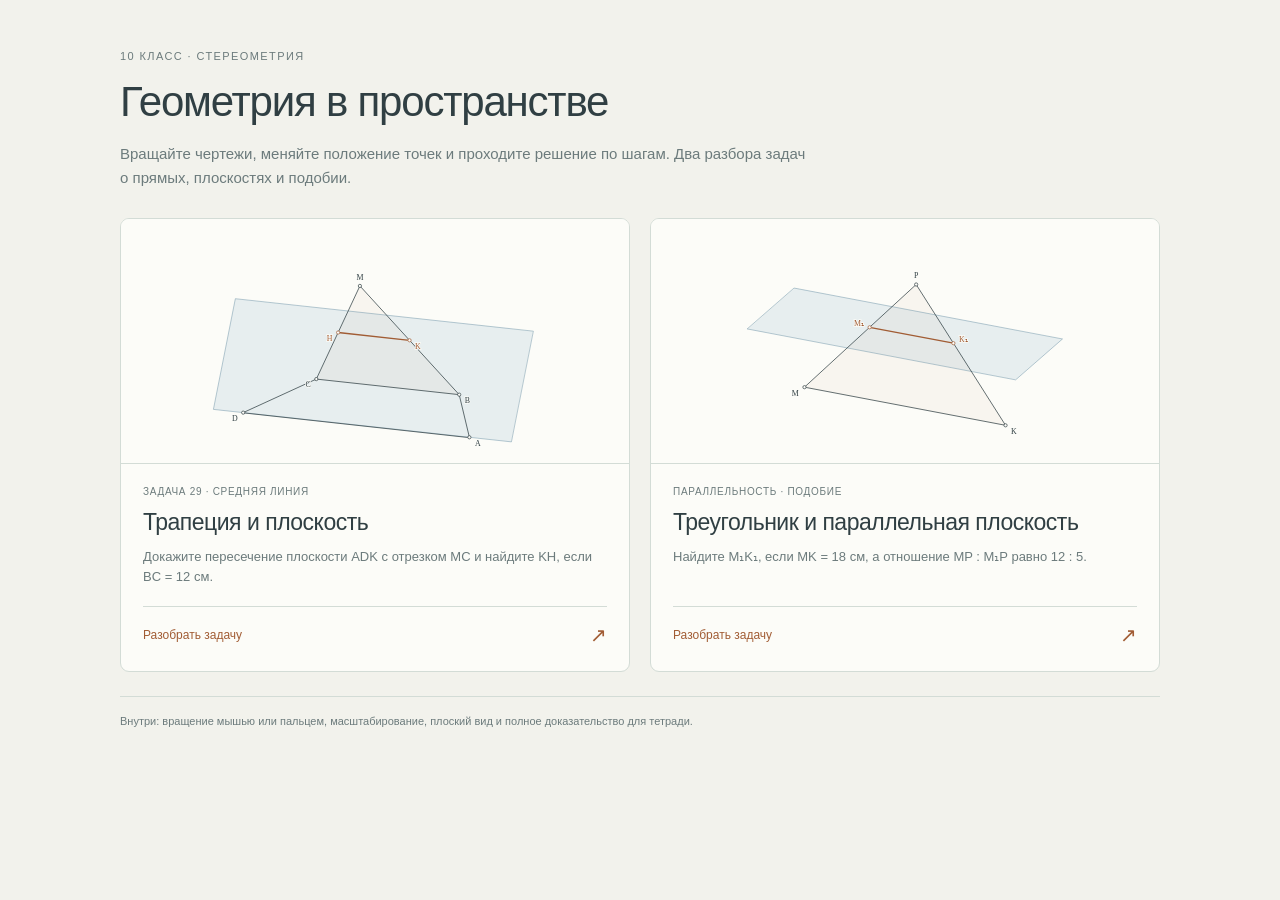
<file: index.html>
<!doctype html>
<html lang="ru"><head><meta charset="utf-8"><link rel="icon" type="image/svg+xml" href="./favicon.svg"><meta name="viewport" content="width=device-width, initial-scale=1"><meta name="description" content="Интерактивные решения задач по стереометрии для 10 класса. Вращайте чертежи, меняйте фигуры и разбирайте доказательства по шагам."><title>Геометрия в пространстве — интерактивные задачи</title><style>
:root{color-scheme:light;--paper:#f2f2ec;--panel:#fcfcf8;--ink:#303f43;--muted:#6c7b7c;--border:#d3dcd6;--soft:#e7ede7;--accent:#a15c34;--plane:#648ba1;--plane-fill:#8fb4c6}
*{box-sizing:border-box}body{margin:0;background:var(--paper);color:var(--ink);font:15px/1.6 Arial,Helvetica,sans-serif}main{width:min(1040px,calc(100% - 40px));margin:48px auto 30px}.eyebrow{font-size:11px;letter-spacing:1.4px;text-transform:uppercase;color:var(--muted);margin:0 0 12px}h1{font-size:clamp(28px,4vw,42px);font-weight:500;letter-spacing:-1.2px;line-height:1.15;margin:0}.intro{max-width:690px;color:var(--muted);margin:16px 0 28px;font-size:15px}.lessons{display:grid;grid-template-columns:1fr 1fr;gap:20px}.lesson{display:flex;flex-direction:column;overflow:hidden;border:1px solid var(--border);border-radius:9px;background:var(--panel);color:inherit;text-decoration:none;transition:border-color .15s}.lesson:hover{border-color:var(--plane)}.lesson:focus-visible{outline:2px solid var(--plane);outline-offset:4px}.preview{height:245px;border-bottom:1px solid var(--border);padding:6px 18px;display:grid;place-items:center;background:var(--panel)}.preview svg{height:100%;width:100%;display:block}.preview path{stroke-linejoin:round;stroke-linecap:round}.preview .triangle{fill:var(--accent);fill-opacity:.045}.preview .plane{fill:var(--plane-fill);fill-opacity:.2;stroke:var(--plane);stroke-width:1}.preview .edge{fill:none;stroke:var(--ink);stroke-width:1.6}.preview .accent{fill:none;stroke:var(--accent);stroke-width:2.8}.preview circle{fill:var(--panel);stroke:var(--ink);stroke-width:1.5}.preview text{font:17px Georgia,serif;fill:var(--ink);paint-order:stroke;stroke:var(--panel);stroke-width:3px}.preview .key-point circle{stroke:var(--accent)}.preview .key-point text{fill:var(--accent)}.content{padding:20px 22px;display:flex;flex-direction:column;flex:1}.tag{font-size:10px;letter-spacing:.7px;color:var(--muted);text-transform:uppercase}h2{font-size:23px;line-height:1.25;font-weight:500;letter-spacing:-.5px;margin:8px 0 10px}.description{font-size:13px;color:var(--muted);margin:0 0 18px}.action{margin-top:auto;padding-top:12px;border-top:1px solid var(--border);display:flex;justify-content:space-between;align-items:center;font-size:12px;color:var(--accent)}.action span:last-child{font-size:20px}footer{font-size:11px;color:var(--muted);margin-top:24px;padding-top:16px;border-top:1px solid var(--border)}
@media(prefers-color-scheme:dark){:root{color-scheme:dark;--paper:#1a2529;--panel:#222f33;--ink:#e2eae4;--muted:#a1b3b3;--border:#40545a;--soft:#2f4144;--accent:#edb284;--plane:#a6c8d8;--plane-fill:#79a8bb}}
@media(max-width:660px){main{width:calc(100% - 28px);margin:24px auto}.lessons{grid-template-columns:1fr;gap:16px}.intro{font-size:13px;margin-bottom:20px}.preview{height:210px}.content{padding:17px 18px}h2{font-size:21px}footer{font-size:10px}}
@media(prefers-reduced-motion:reduce){*{transition:none!important}}
</style></head><body><main><header><p class="eyebrow">10 класс · стереометрия</p><h1>Геометрия в пространстве</h1><p class="intro">Вращайте чертежи, меняйте положение точек и проходите решение по шагам. Два разбора задач о прямых, плоскостях и подобии.</p></header>
<div class="lessons">
<a class="lesson" href="./anatomy-task29-demo/"><div class="preview"><svg viewBox="50 35 700 500" role="img" aria-label="Трапеция ABCD, точка M и пересекающая их плоскость"><path class="triangle" d="M367.47 166.31L581.45 400.63L273.55 367.08Z"/><path class="plane" d="M693.23 502.3L51.77 432.39L99.04 193.81L740.49 263.72Z"/><path class="edge" d="M603.42 492.51L581.45 400.63L273.55 367.08L115.92 439.38Z"/><path class="edge" d="M581.45 400.63L367.47 166.31L273.55 367.08"/><path class="accent" d="M474.46 283.47L320.51 266.69"/><g><circle cx="603.42" cy="492.51" r="3.5"/><text x="615.42" y="510.51" text-anchor="start">A</text></g><g><circle cx="581.45" cy="400.63" r="3.5"/><text x="593.45" y="418.63" text-anchor="start">B</text></g><g><circle cx="273.55" cy="367.08" r="3.5"/><text x="261.55" y="385.08" text-anchor="end">C</text></g><g><circle cx="115.92" cy="439.38" r="3.5"/><text x="103.92" y="457.38" text-anchor="end">D</text></g><g><circle cx="367.47" cy="166.31" r="3.5"/><text x="367.47" y="153.31" text-anchor="middle">M</text></g><g class="key-point"><circle cx="474.46" cy="283.47" r="3.5"/><text x="486.46" y="301.47" text-anchor="start">K</text></g><g class="key-point"><circle cx="320.51" cy="266.69" r="3.5"/><text x="308.51" y="284.69" text-anchor="end">H</text></g></svg></div><div class="content"><span class="tag">Задача 29 · средняя линия</span><h2>Трапеция и плоскость</h2><p class="description">Докажите пересечение плоскости ADK с отрезком MC и найдите KH, если BC = 12 см.</p><div class="action"><span>Разобрать задачу</span><span aria-hidden="true">↗</span></div></div></a>
<a class="lesson" href="./anatomy-triangle-plane-demo/"><div class="preview"><svg viewBox="50 35 700 500" role="img" aria-label="Треугольник PMK и параллельное основанию сечение"><path class="triangle" d="M424.07 163.23L183.33 384.51L616.67 466.69Z"/><path class="plane" d="M161.62 171.03L739.41 280.62L638.38 368.75L60.59 259.16Z"/><path class="edge" d="M183.33 384.51L424.07 163.23L616.67 466.69L183.33 384.51"/><path class="accent" d="M323.76 255.43L504.32 289.68"/><g><circle cx="424.07" cy="163.23" r="3.5"/><text x="424.07" y="150.23" text-anchor="middle">P</text></g><g><circle cx="183.33" cy="384.51" r="3.5"/><text x="171.33" y="402.51" text-anchor="end">M</text></g><g><circle cx="616.67" cy="466.69" r="3.5"/><text x="628.67" y="484.69" text-anchor="start">K</text></g><g class="key-point"><circle cx="323.76" cy="255.43" r="3.5"/><text x="311.76" y="252.43" text-anchor="end">M₁</text></g><g class="key-point"><circle cx="504.32" cy="289.68" r="3.5"/><text x="516.32" y="286.68" text-anchor="start">K₁</text></g></svg></div><div class="content"><span class="tag">Параллельность · подобие</span><h2>Треугольник и параллельная плоскость</h2><p class="description">Найдите M₁K₁, если MK = 18 см, а отношение MP : M₁P равно 12 : 5.</p><div class="action"><span>Разобрать задачу</span><span aria-hidden="true">↗</span></div></div></a>
</div><footer>Внутри: вращение мышью или пальцем, масштабирование, плоский вид и полное доказательство для тетради.</footer></main></body></html>
</file>
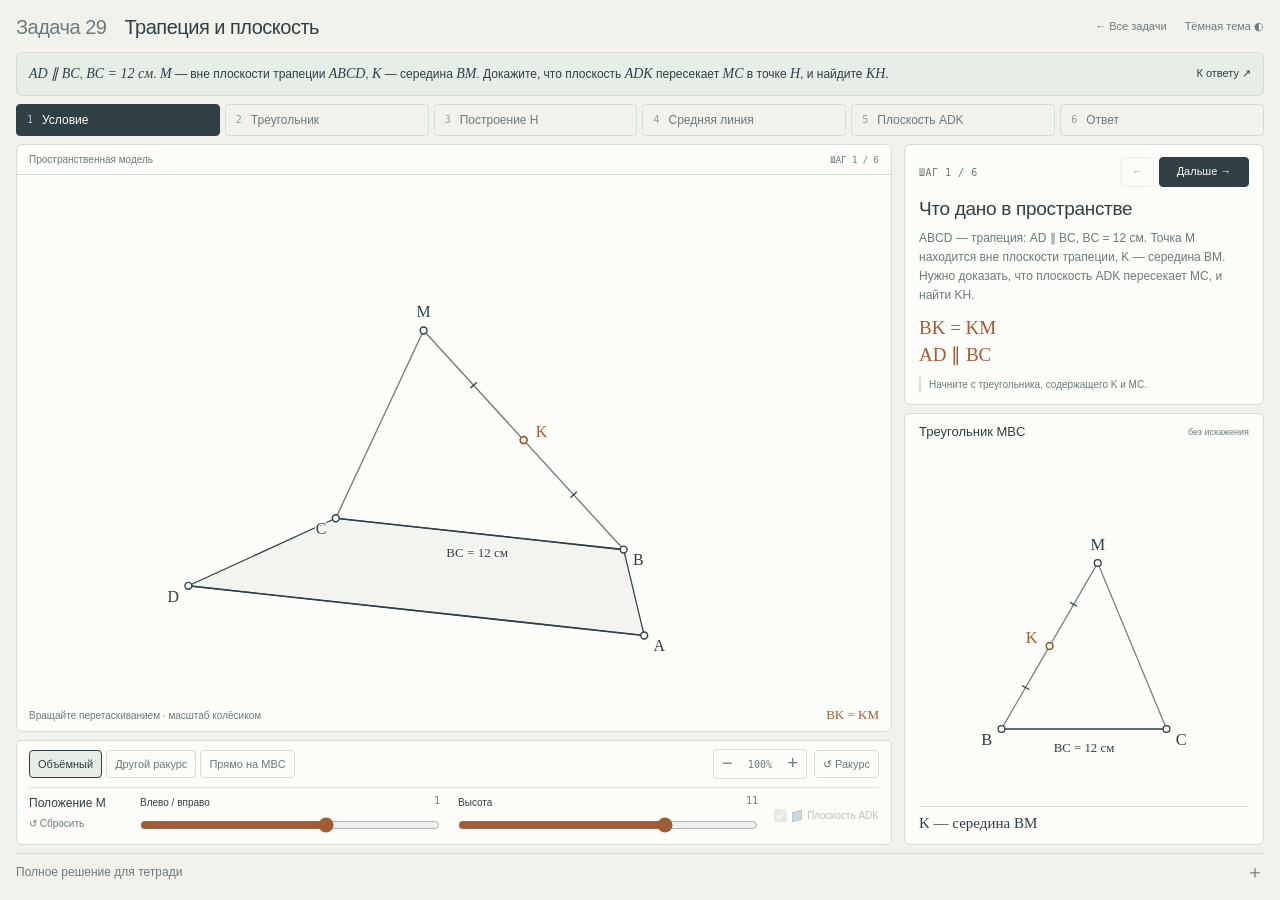
<file: anatomy-task29-demo/index.html>
<!doctype html><html lang="ru"><head><meta charset="utf-8"><meta name="viewport" content="width=device-width, initial-scale=1"><title>Задача 29 — трапеция, плоскость и средняя линия</title><style>
.iso{
  --anatomy-page:#0b0b0b;--anatomy-card:#131313;--anatomy-text:#a3a3a3;--anatomy-strong:#e6e6e6;--anatomy-muted:#6e6e6e;
  --anatomy-paper:#131313;--anatomy-face:#1b1b1b;--anatomy-top:#1c1c1c;
  --anatomy-shade-0:#0f0f0f;--anatomy-shade-1:#121212;--anatomy-shade-2:#151515;--anatomy-shade-3:#181818;
  --anatomy-lit-top:#262626;--anatomy-lit-shade:#1d1d1d;
  --anatomy-hi:#d4d4d4;--anatomy-mid:#6a6a6a;--anatomy-lo:#3e3e3e;--anatomy-faint:#2a2a2a;--anatomy-lit:#ffffff;
  --anatomy-halo:#050505;--anatomy-halo-opacity:.9;--anatomy-dot:#e6e6e6;
  --anatomy-red:#ff6b6b;--anatomy-green:#6be0a0;--anatomy-blue:#6b9bff;
  --anatomy-weight:.6px;--anatomy-ease:cubic-bezier(.32,.72,0,1);
  --anatomy-mono:ui-monospace,"SF Mono",Menlo,Consolas,monospace;
  --anatomy-lift:inset 0 1px 0 0 #ffffff0a,inset 0 0 0 1px #ffffff06,0 0 0 1px #00000026,0 1px 1px -.5px #00000014,0 3px 3px -1.5px #00000014,0 6px 6px -3px #00000014,0 12px 12px -6px #00000014;
}
.iso[data-theme="light"]{
  --anatomy-page:#f2f2ef;--anatomy-card:#fbfbfa;--anatomy-text:#57575a;--anatomy-strong:#18181a;--anatomy-muted:#8c8c90;
  --anatomy-paper:#fbfbfa;--anatomy-face:#ffffff;--anatomy-top:#ffffff;
  --anatomy-shade-0:#dcdcd9;--anatomy-shade-1:#e5e5e2;--anatomy-shade-2:#ededea;--anatomy-shade-3:#f4f4f1;
  --anatomy-lit-top:#ffffff;--anatomy-lit-shade:#eeeeeb;
  --anatomy-hi:#26262a;--anatomy-mid:#8a8a8f;--anatomy-lo:#b4b4b8;--anatomy-faint:#d4d4d6;--anatomy-lit:#000000;
  --anatomy-halo:#8a8a80;--anatomy-halo-opacity:.32;--anatomy-dot:#3a3a3e;
  --anatomy-red:#e5484d;--anatomy-green:#30a46c;--anatomy-blue:#3e63dd;
  --anatomy-lift:inset 0 1px 0 0 #ffffff,0 0 0 1px #0000000f,0 1px 1px -.5px #0000000a,0 3px 3px -1.5px #0000000a,0 6px 6px -3px #0000000a,0 12px 12px -6px #0000000a;
}
.iso-svg{display:block;width:100%;height:auto;overflow:visible}
.iso-svg path,.iso-svg circle{vector-effect:non-scaling-stroke}
.iso-fill{fill:var(--anatomy-paper);stroke:none}
.iso-solid[data-lit]>.iso-fill{fill:var(--anatomy-face)}
.iso-shade,.iso-top{stroke:none}
.iso-shade[data-shade="0"]{fill:var(--anatomy-shade-0)}
.iso-shade[data-shade="1"]{fill:var(--anatomy-shade-1)}
.iso-shade[data-shade="2"]{fill:var(--anatomy-shade-2)}
.iso-shade[data-shade="3"]{fill:var(--anatomy-shade-3)}
.iso-top{fill:var(--anatomy-top)}
.iso-solid[data-lit]>.iso-top{fill:var(--anatomy-lit-top)}
.iso-solid[data-lit]>.iso-shade{fill:var(--anatomy-lit-shade)}
.iso-solid[data-seamless]>.iso-shade,.iso-solid[data-seamless]>.iso-top{stroke-width:.4;stroke-linejoin:round}
.iso-solid[data-seamless]>.iso-shade[data-shade="0"]{stroke:var(--anatomy-shade-0)}
.iso-solid[data-seamless]>.iso-shade[data-shade="1"]{stroke:var(--anatomy-shade-1)}
.iso-solid[data-seamless]>.iso-shade[data-shade="2"]{stroke:var(--anatomy-shade-2)}
.iso-solid[data-seamless]>.iso-shade[data-shade="3"]{stroke:var(--anatomy-shade-3)}
.iso-solid[data-seamless]>.iso-top{stroke:var(--anatomy-top)}
.iso-solid[data-seamless][data-lit]>.iso-top{stroke:var(--anatomy-lit-top)}
.iso-solid[data-seamless][data-lit]>.iso-shade{stroke:var(--anatomy-lit-shade)}
.iso-solid[data-lit]>.iso-edge{stroke:var(--anatomy-lit)}
.iso-halo{fill:var(--anatomy-halo);stroke:none;filter:blur(9px);opacity:var(--anatomy-halo-opacity);transform:translateY(3px)}
.iso-line{fill:none;stroke:var(--anatomy-lo);stroke-width:var(--anatomy-weight);stroke-linecap:round;stroke-linejoin:round}
.iso-line[data-tone="hi"]{stroke:var(--anatomy-hi)}
.iso-line[data-tone="mid"]{stroke:var(--anatomy-mid)}
.iso-line[data-tone="lo"]{stroke:var(--anatomy-lo)}
.iso-line[data-tone="faint"]{stroke:var(--anatomy-faint)}
.iso-line[data-tone="lit"]{stroke:var(--anatomy-lit)}
.iso-line[data-tone="red"]{stroke:var(--anatomy-red)}
.iso-line[data-tone="green"]{stroke:var(--anatomy-green)}
.iso-line[data-tone="blue"]{stroke:var(--anatomy-blue)}
.iso-line[data-dotted]{stroke-dasharray:.01 3.5;stroke-width:1}
.iso-line[data-dashed]{stroke-dasharray:3 3}
.iso-line[data-flow]{stroke-dasharray:2 6}
.iso-wire-end{fill:var(--anatomy-paper);stroke:var(--anatomy-lo);stroke-width:var(--anatomy-weight)}
.iso-wire[data-tone="hi"] .iso-wire-end{stroke:var(--anatomy-hi)}
.iso-wire[data-tone="mid"] .iso-wire-end{stroke:var(--anatomy-mid)}
.iso-wire[data-tone="faint"] .iso-wire-end{stroke:var(--anatomy-faint)}
.iso-wire[data-tone="lit"] .iso-wire-end{stroke:var(--anatomy-lit)}
.iso-dots circle{fill:var(--anatomy-dot);stroke:none;opacity:.32}
.iso-dots[data-tone="hi"] circle{opacity:.85}
.iso-dots[data-tone="mid"] circle{opacity:.45}
.iso-dots[data-tone="lo"] circle{opacity:.22}
.iso-dots[data-tone="faint"] circle{opacity:.12}
.iso-face-text{fill:var(--anatomy-mid);font-family:var(--anatomy-mono);letter-spacing:.04em}
.iso-face-text[data-tone="hi"]{fill:var(--anatomy-hi)}
.iso-face-text[data-tone="lo"]{fill:var(--anatomy-lo)}
.iso-face-text[data-tone="faint"]{fill:var(--anatomy-faint)}
.tb-body{fill:var(--anatomy-shade-2);stroke:none}
.tb-shine{fill:var(--anatomy-top);stroke:none}
.tb-shade{fill:var(--anatomy-shade-0);stroke:none}
.tb-ring{fill:none;stroke:var(--anatomy-lo);stroke-width:.45;stroke-linecap:butt;stroke-linejoin:round}
.tb-ring[data-tone="mid"]{stroke:var(--anatomy-mid)}
.tb-ring[data-tone="faint"]{stroke:var(--anatomy-faint)}
.tb-ring[data-tone="hi"]{stroke:var(--anatomy-hi)}
@keyframes iso-flow{to{stroke-dashoffset:-32}}
@keyframes iso-pulse{0%,100%{opacity:.18}12%{opacity:1}40%{opacity:.18}}
.iso-line[data-flow]{animation:iso-flow 1600ms linear infinite}
.iso-dots circle[data-pulse]{animation:iso-pulse 1600ms steps(1,end) infinite;animation-delay:var(--pulse-at,0ms)}
.iso-figure{margin:32px 0 36px}
.iso-plate{position:relative;padding:52px 24px;border-radius:0;background:var(--anatomy-card);box-shadow:0 0 0 1px var(--anatomy-mid);--anatomy-paper:var(--anatomy-card)}
.iso-plate-corners{position:absolute;inset:18px 20px;pointer-events:none}
.iso-plate-corner{position:absolute;color:var(--anatomy-muted);font-family:var(--anatomy-mono);font-size:10.5px;line-height:1;letter-spacing:.04em;white-space:nowrap}
.iso-plate-corner[data-corner="fig"]{top:0;left:0;color:var(--anatomy-text)}
.iso-plate-corner[data-corner="title"]{top:0;right:0;text-transform:uppercase;letter-spacing:.1em}
.iso-plate-corner[data-corner="hint"]{bottom:0;left:0;text-transform:uppercase;letter-spacing:.1em}
.iso-plate-corner[data-corner="readout"]{right:0;bottom:0;color:var(--anatomy-text);font-variant-numeric:tabular-nums}
.iso-plate .iso-svg{margin:0 auto}
.iso-legend{display:grid;gap:8px;margin-top:12px;color:var(--anatomy-muted);font-size:13px;line-height:1.55}
.iso-keys{display:flex;flex-wrap:wrap;gap:6px 18px}
.iso-key{display:inline-flex;align-items:center;gap:7px}
.iso-swatch{width:16px;height:10px;flex:none;overflow:visible}
.iso-swatch path{fill:none;stroke:var(--anatomy-hi);stroke-width:1;vector-effect:non-scaling-stroke;stroke-linejoin:round;stroke-linecap:round}
.iso-swatch[data-mark="raised"] path,.iso-swatch[data-mark="flat"] path{stroke:var(--anatomy-mid)}
.iso-swatch[data-mark="lit"] path{stroke:var(--anatomy-lit)}
.iso-swatch[data-mark="dim"] path{stroke:var(--anatomy-lo)}
.iso-swatch[data-mark="dotted"] path{stroke-dasharray:.01 3;stroke-width:1.4}
.iso-swatch[data-mark="dashed"] path{stroke-dasharray:3 2.5}
.iso-swatch[data-mark="red"] path{stroke:var(--anatomy-red)}
.iso-swatch[data-mark="green"] path{stroke:var(--anatomy-green)}
.iso-swatch[data-mark="blue"] path{stroke:var(--anatomy-blue)}
.iso-swatch-crease{stroke:var(--anatomy-lo)!important}
@media (max-width:560px){.iso-plate{padding:48px 12px 70px}.iso-plate-corner[data-corner="hint"]{bottom:18px}}
@media (prefers-reduced-motion:reduce){.iso-line[data-flow],.iso-dots circle[data-pulse]{animation:none}}

*{box-sizing:border-box}
html{color-scheme:dark}
body[data-theme="light"]{color-scheme:light}
body{margin:0;background:var(--anatomy-page);color:var(--anatomy-text);font:14px/1.6 ui-sans-serif,system-ui,-apple-system,"Segoe UI",sans-serif;-webkit-font-smoothing:antialiased}
.iso-page{width:min(1480px,100% - 32px);margin:64px auto 96px}
body{--paper:#f2f2ec;--panel:#fcfcf8;--ink:#303f43;--muted:#6c7b7c;--border:#d3dcd6;--soft:#e7ede7;--accent:#a15c34;--accent-soft:#f2e4d3;--plane:#648ba1;--plane-fill:#8fb4c6;background:var(--paper);color:var(--ink);font-family:Arial,Helvetica,sans-serif}
body[data-theme="dark"]{--paper:#1a2529;--panel:#222f33;--ink:#e2eae4;--muted:#a1b3b3;--border:#40545a;--soft:#2f4144;--accent:#edb284;--accent-soft:#493c30;--plane:#a6c8d8;--plane-fill:#79a8bb}
body.iso{--anatomy-card:var(--panel);--anatomy-page:var(--paper);--anatomy-text:var(--ink);--anatomy-muted:var(--muted)}
*{box-sizing:border-box}[hidden]{display:none!important}button,input{font:inherit}button{cursor:pointer;touch-action:manipulation}button:disabled{opacity:.4;cursor:default}button:focus-visible,input:focus-visible,summary:focus-visible{outline:2px solid var(--plane);outline-offset:3px}.sr-only{position:absolute;width:1px;height:1px;overflow:hidden;clip:rect(0,0,0,0);white-space:nowrap}
.iso-page{width:min(1480px,calc(100% - 32px));height:calc(100dvh - 20px);margin:10px auto;display:flex;flex-direction:column;gap:8px}
h1,h2,p,figure{margin:0}h1{font-size:20px;font-weight:500;letter-spacing:-.5px;line-height:1.3}h1 span{color:var(--muted);margin-right:13px}h2{font-size:19px;font-weight:500;line-height:1.25;letter-spacing:-.3px}.masthead{display:flex;align-items:center;justify-content:space-between;gap:12px;min-height:34px}.header-actions{display:flex;align-items:center;gap:18px}.class-tag{font-size:11px;color:var(--muted)}.quiet-button{border:0;background:none;color:var(--muted);padding:4px 0;font-size:11px}
.problem{display:flex;align-items:center;gap:20px;justify-content:space-between;padding:8px 12px;border:1px solid var(--border);border-radius:5px;background:var(--soft)}.problem p{font-size:12px;line-height:1.55}.problem i{font-family:Georgia,serif;font-size:14px}.problem button{border:0;background:none;white-space:nowrap;color:var(--ink);font-size:11px;padding:4px 0}
.steps{display:grid;grid-template-columns:repeat(6,1fr);gap:5px}.steps button{display:flex;align-items:center;gap:9px;text-align:left;padding:7px 10px;border:1px solid var(--border);border-radius:4px;background:transparent;color:var(--muted);font-size:12px;line-height:1.4;white-space:nowrap}.steps button>span{font:10px var(--anatomy-mono);opacity:.7}.steps button[aria-pressed="true"]{background:var(--ink);border-color:var(--ink);color:var(--panel)}.steps button[data-complete="true"]>span{color:var(--accent);opacity:1}
.workspace{display:grid;grid-template-columns:minmax(0,1fr) 360px;gap:12px;flex:1;min-height:440px}.scene-column{display:flex;flex-direction:column;min-width:0;min-height:0;gap:8px}.iso-plate{padding:0;box-shadow:none;background:var(--panel);border:1px solid var(--border);border-radius:6px;display:flex;flex-direction:column;flex:1;min-height:0;overflow:hidden}.plate-top,.plate-bottom{display:flex;align-items:center;justify-content:space-between;gap:12px;flex-shrink:0;font-size:10px;color:var(--muted);padding:8px 12px;line-height:1.3}.plate-top{border-bottom:1px solid var(--border)}#plate-step{font:9px var(--anatomy-mono)}.plate-bottom{min-height:32px}.plate-bottom [data-readout]{color:var(--accent);font:13px Georgia,serif;white-space:nowrap}.orbit-stage{position:relative;flex:1;min-height:0;touch-action:none;cursor:grab;user-select:none;-webkit-user-select:none}.orbit-stage.is-dragging{cursor:grabbing}.orbit-stage:focus-visible{outline:2px solid var(--plane);outline-offset:-3px}.iso-svg{display:block;width:100%;height:100%}
.model-controls{flex-shrink:0;background:var(--panel);border:1px solid var(--border);border-radius:5px;padding:8px 12px}.view-toolbar{display:flex;align-items:center;justify-content:space-between;gap:10px}.view-presets,.camera-actions{display:flex;align-items:center;gap:4px}.view-toolbar button{border:1px solid var(--border);background:none;color:var(--muted);border-radius:4px;padding:6px 8px;font-size:11px;white-space:nowrap;line-height:1.3}.view-presets button[aria-pressed="true"]{color:var(--ink);background:var(--soft);border-color:var(--ink)}.zoom-controls{display:flex;align-items:center;border:1px solid var(--border);border-radius:4px}.zoom-controls button{border:0;font-size:18px;padding:1px 8px;min-height:28px}.zoom-controls output{font:10px var(--anatomy-mono);color:var(--muted);width:39px;text-align:center}#reset-view{margin-left:3px}
.experiment{display:grid;grid-template-columns:95px minmax(0,1fr) auto;gap:16px;align-items:center;margin-top:8px;padding-top:7px;border-top:1px solid var(--border)}.experiment-heading h2{font-size:12px;letter-spacing:0}.experiment-heading button{font-size:10px}.sliders{display:grid;grid-template-columns:1fr 1fr;gap:18px}.sliders label{display:block;min-width:0;font-size:10px}.sliders label>span{display:flex;justify-content:space-between;gap:8px}.sliders output{font:10px var(--anatomy-mono);color:var(--muted)}input[type="range"]{display:block;width:100%;margin:3px 0 0;accent-color:var(--accent);height:22px;cursor:pointer}#plane-control{display:flex;align-items:center;gap:5px;font-size:10px;color:var(--muted);white-space:nowrap}#plane-control[aria-disabled="true"]{opacity:.45}#plane-control input{margin:0;accent-color:var(--plane)}.plane-key{display:block;background:var(--plane-fill);border:1px solid var(--plane);width:10px;height:10px;transform:skewY(-15deg)}
.sidebar{display:flex;flex-direction:column;gap:8px;min-height:0}.explanation{background:var(--panel);border:1px solid var(--border);border-radius:6px;padding:12px 14px;flex-shrink:0}.step-heading{display:flex;justify-content:space-between;align-items:center;gap:8px;margin-bottom:10px}.eyebrow{font:10px var(--anatomy-mono);color:var(--muted);letter-spacing:.5px}.navigation{display:flex;gap:5px}.navigation button{background:none;color:var(--ink);border:1px solid var(--border);border-radius:4px;font-size:11px;padding:6px 10px;line-height:1.4}.navigation button:last-child{background:var(--ink);border-color:var(--ink);color:var(--panel);min-width:90px}#step-copy{font-size:12px;line-height:1.6;color:var(--muted);margin-top:8px}.formula{font:19px/1.4 Georgia,serif;color:var(--accent);white-space:pre-line;margin-top:10px}.step-hint{font-size:10px;line-height:1.5;color:var(--muted);margin-top:9px;border-left:2px solid var(--border);padding-left:8px}
.flat-panel{background:var(--panel);border:1px solid var(--border);border-radius:6px;padding:10px 14px;display:flex;flex-direction:column;flex:1;min-height:130px}.flat-header{display:flex;justify-content:space-between;align-items:center;gap:8px}.flat-header h2{font-size:13px;letter-spacing:0}.flat-header>span{font-size:9px;color:var(--muted)}#flat{display:block;width:100%;flex:1;min-height:0;height:0;margin:2px 0}#flat [data-point] text{font-size:18px}.flat-fact{font:15px/1.4 Georgia,serif;border-top:1px solid var(--border);padding-top:6px}.answer-box{font-size:11px;color:var(--accent);margin-top:3px}.answer-box strong{font:16px Georgia,serif}
.triangle-fill{fill:var(--accent);fill-opacity:.055;stroke:none}.alpha-fill{fill:var(--plane-fill);fill-opacity:.22;stroke:var(--plane);stroke-width:.8}.trap-line{fill:var(--soft);fill-opacity:.5;stroke:var(--ink);stroke-width:1.2;stroke-linejoin:round}.triangle-line{fill:none;stroke:var(--ink);stroke-width:1.4;stroke-linecap:round;stroke-linejoin:round}.base-line{fill:none;stroke:var(--ink);stroke-width:1.6;stroke-linecap:round}.base-line.highlight{stroke:var(--accent);stroke-width:2}.midline{stroke:var(--accent);stroke-width:2.7;fill:none;stroke-linecap:round}.equal-mark,.parallel-mark{fill:none;stroke:var(--ink);stroke-width:1.3;stroke-linecap:round;stroke-linejoin:round}.parallel-mark{stroke:var(--accent);stroke-width:1.8}[data-point] circle{fill:var(--panel);stroke:var(--ink);stroke-width:1.4}[data-point] text{font:17px Georgia,serif;fill:var(--ink);paint-order:stroke;stroke:var(--panel);stroke-width:3px;stroke-linejoin:round}[data-point="H"] circle,[data-point="K"] circle{stroke:var(--accent);stroke-width:1.8}[data-point="H"] text,[data-point="K"] text{fill:var(--accent)}.length-label{font:14px Georgia,serif;fill:var(--ink);text-anchor:middle;paint-order:stroke;stroke:var(--panel);stroke-width:4px;stroke-linejoin:round}.answer-label{fill:var(--accent);font-size:15px}.plane-label{font:italic 16px Georgia,serif;fill:var(--plane);paint-order:stroke;stroke:var(--panel);stroke-width:3px}
.written-solution{flex-shrink:0;border-top:1px solid var(--border)}summary{cursor:pointer;display:flex;align-items:center;justify-content:space-between;gap:15px;list-style:none;padding:6px 0;font-size:12px;line-height:1.5;color:var(--muted)}summary::-webkit-details-marker{display:none}summary span{font:18px Georgia,serif}.written-solution[open] summary span{transform:rotate(45deg)}.written-solution>div{max-width:950px;padding:10px 0}.written-solution p{font-size:13px;line-height:1.8;color:var(--muted);margin-bottom:12px}.written-solution i{font-family:Georgia,serif;color:var(--ink)}.written-solution .written-answer{color:var(--accent)}
@media(max-width:1150px){.workspace{grid-template-columns:minmax(0,1fr) 320px}.view-toolbar{flex-wrap:wrap;gap:5px}.experiment{grid-template-columns:85px minmax(0,1fr);gap:5px 12px}#plane-control{grid-column:2}.sliders{gap:12px}.step-hint{display:none}.explanation h2{font-size:18px}}
@media(min-width:821px) and (max-height:740px){.step-hint{display:none}.explanation{padding:10px 12px}.step-heading{margin-bottom:6px}.formula{margin-top:6px;font-size:18px}#step-copy{line-height:1.5}.flat-panel{padding:8px 12px}.flat-header>span{display:none}}
@media(max-width:820px){
 .iso-page{width:calc(100% - 20px);height:auto;margin:8px auto 14px;gap:7px}.masthead{align-items:start;min-height:32px}h1{font-size:17px;max-width:250px}h1 span{display:block;font-size:11px;margin:0 0 3px;letter-spacing:0}.class-tag{display:none}.header-actions{padding-top:3px}.header-actions button{font-size:10px}.problem{padding:7px 9px;gap:8px}.problem p{font-size:11px;line-height:1.5}.problem i{font-size:12px}.problem button{font-size:10px;align-self:start}.steps{grid-template-columns:repeat(3,1fr);gap:4px}.steps button{font-size:10px;padding:6px 7px;gap:6px}
 .workspace{display:flex;flex-direction:column;min-height:0;gap:7px}.scene-column,.sidebar{display:contents}.iso-plate{position:sticky;top:0;z-index:10;flex:none;height:clamp(200px,34svh,320px);box-shadow:0 4px 8px #00000009}.plate-top,.plate-bottom{font-size:9px;padding:6px 9px}.plate-bottom{min-height:28px;gap:8px}#scene-hint{max-width:70%;font-size:9px}.plate-bottom [data-readout]{font-size:12px}.model-controls{padding:8px 9px}.view-toolbar{flex-wrap:wrap;gap:6px}.view-presets{flex:1;justify-content:space-between;gap:4px}.view-toolbar button{font-size:10px;padding:7px 8px}.camera-actions{justify-content:space-between;width:100%;gap:8px}.zoom-controls button{padding:0 10px;min-height:30px;font-size:18px}#reset-view{margin-left:auto}.experiment{grid-template-columns:75px minmax(0,1fr);gap:3px 9px;margin-top:6px;padding-top:6px}.experiment-heading h2{font-size:11px}.sliders{gap:12px}.sliders label{font-size:10px}.sliders input{height:25px}#plane-control{grid-column:2;min-height:25px}#plane-control input{width:14px;height:14px}.explanation{padding:12px}.explanation h2{font-size:19px}.step-hint{display:none}#step-copy{font-size:12px}.navigation button{min-height:34px}.flat-panel{min-height:0;flex:none;padding:12px}#flat{height:210px;flex:none}.flat-fact{font-size:17px}.flat-header>span{display:inline}.written-solution{margin-top:3px}
}
@media(prefers-reduced-motion:reduce){*,*::before,*::after{animation:none!important;transition:none!important;scroll-behavior:auto!important}}

.catalog-link{font-size:11px;color:var(--muted);text-decoration:none;white-space:nowrap}.catalog-link:hover{color:var(--ink);text-decoration:underline}.catalog-link:focus-visible{outline:2px solid var(--plane);outline-offset:3px}
@media(max-width:820px){.header-actions{flex-direction:column;align-items:flex-end;gap:0;min-width:78px}.catalog-link{font-size:10px;line-height:1.6}}

</style><link rel="icon" type="image/svg+xml" href="../favicon.svg"></head><body class="iso" data-theme="light"><main class="iso-page">
<header class="masthead" id="top">
 <h1><span>Задача 29</span> Трапеция и плоскость</h1>
 <div class="header-actions"><a class="catalog-link" href="../">← Все задачи</a><button id="theme" type="button" class="quiet-button">Тёмная тема ◐</button></div>
</header>
<section class="problem" aria-label="Условие задачи">
 <p><i>AD ∥ BC</i>, <i>BC = 12 см</i>. <i>M</i> — вне плоскости трапеции <i>ABCD</i>, <i>K</i> — середина <i>BM</i>. Докажите, что плоскость <i>ADK</i> пересекает <i>MC</i> в точке <i>H</i>, и найдите <i>KH</i>.</p>
 <button type="button" id="show-answer">К ответу ↗</button>
</section>
<nav class="steps" aria-label="Шаги решения"><button type="button" data-step="0" aria-pressed="true"><span>1</span>Условие</button><button type="button" data-step="1" aria-pressed="false"><span>2</span>Треугольник</button><button type="button" data-step="2" aria-pressed="false"><span>3</span>Построение H</button><button type="button" data-step="3" aria-pressed="false"><span>4</span>Средняя линия</button><button type="button" data-step="4" aria-pressed="false"><span>5</span>Плоскость ADK</button><button type="button" data-step="5" aria-pressed="false"><span>6</span>Ответ</button></nav>
<section class="workspace" aria-label="Визуальное решение">
 <div class="scene-column">
  <figure class="iso-plate" id="main-plate">
   <div class="plate-top"><span>Пространственная модель</span><span id="plate-step">ШАГ 1 / 6</span></div>
   <div id="orbit-stage" class="orbit-stage" tabindex="0" role="group" aria-label="Вращаемая трёхмерная модель. Перетаскивайте мышью или пальцем. Стрелки вращают, плюс и минус меняют масштаб, Home возвращает ракурс." aria-describedby="orbit-help">
    <svg id="scene" class="iso-svg" viewBox="0 0 800 560" role="img" aria-labelledby="scene-title scene-desc"><title id="scene-title">Трапеция ABCD и треугольник MBC</title><desc id="scene-desc">K — середина BM. Переходите по шагам решения кнопкой «Дальше».</desc><path id="scene-triangle" class="triangle-fill"/><path id="scene-alpha" class="alpha-fill"/><path id="scene-trap" class="trap-line"/><path id="scene-ad" class="base-line"/><path id="scene-triangle-line" class="triangle-line"/><path id="scene-bc" class="base-line"/><path id="scene-kh" class="midline"/><path id="scene-ticks-bm" class="equal-mark"/><path id="scene-ticks-mc" class="equal-mark"/><path id="scene-parallel" class="parallel-mark"/><g id="scene-points"><g data-point="A"><circle r="3.7"/><text>A</text></g><g data-point="B"><circle r="3.7"/><text>B</text></g><g data-point="C"><circle r="3.7"/><text>C</text></g><g data-point="D"><circle r="3.7"/><text>D</text></g><g data-point="M"><circle r="3.7"/><text>M</text></g><g data-point="K"><circle r="3.7"/><text>K</text></g><g data-point="H"><circle r="3.7"/><text>H</text></g></g><text id="scene-length" class="length-label">BC = 12 см</text><text id="scene-result" class="length-label answer-label">KH = 6 см</text><text id="scene-plane-name" class="plane-label">(ADK)</text></svg>
   </div>
   <figcaption class="plate-bottom"><span id="scene-hint">Вращайте перетаскиванием · масштаб колёсиком</span><span id="scene-readout" data-readout>BK = KM</span></figcaption>
  </figure>
  <div class="model-controls">
   <div class="view-toolbar">
    <div class="view-presets" role="group" aria-label="Точка наблюдения"><button type="button" data-view="front" aria-pressed="true">Объёмный</button><button type="button" data-view="reverse" aria-pressed="false">Другой ракурс</button><button type="button" data-view="triangle" aria-pressed="false">Прямо на MBC</button></div>
    <div class="camera-actions"><div class="zoom-controls" role="group" aria-label="Масштаб модели"><button type="button" id="zoom-out" aria-label="Отдалить модель">−</button><output id="zoom-value">100%</output><button type="button" id="zoom-in" aria-label="Приблизить модель">+</button></div><button type="button" id="reset-view" title="Вернуть исходный ракурс">↺ Ракурс</button></div>
   </div>
   <div class="experiment" aria-labelledby="experiment-heading">
    <div class="experiment-heading"><h2 id="experiment-heading">Положение M</h2><button type="button" id="reset" class="quiet-button">↺ Сбросить</button></div>
    <div class="sliders"><label for="mx"><span>Влево / вправо<output id="mx-value">1</output></span><input id="mx" type="range" min="-4" max="4" step=".1" value="1"></label><label for="mz"><span>Высота<output id="mz-value">11</output></span><input id="mz" type="range" min="4" max="14" step=".1" value="11"></label></div>
    <label id="plane-control"><input type="checkbox" id="show-plane" checked><i class="plane-key" aria-hidden="true"></i> Плоскость ADK</label>
   </div>
   <p id="orbit-help" class="sr-only">Вращение — перетаскиванием, масштаб — колёсиком или двумя пальцами. В фокусе модели стрелки вращают, Home возвращает ракурс; вне модели стрелки переключают шаги решения.</p>
  </div>
 </div>
 <div class="sidebar">
  <section class="explanation" aria-labelledby="step-title">
   <div class="step-heading"><p class="eyebrow" id="step-count">ШАГ 1 / 6</p><span id="step-category" class="sr-only">ДАНО</span><div class="navigation"><button type="button" id="previous-step" aria-label="Предыдущий шаг">←</button><button type="button" id="next-step">Дальше →</button></div></div>
   <h2 id="step-title"></h2><p id="step-copy"></p><div class="formula" id="step-formula"></div><p class="step-hint" id="step-hint"></p>
  </section>
  <aside class="flat-panel" aria-labelledby="flat-heading"><div class="flat-header"><h2 id="flat-heading">Треугольник MBC</h2><span>без искажения</span></div><svg id="flat" viewBox="0 0 360 290" role="img" aria-label="Треугольник MBC и его средняя линия KH"><path id="flat-triangle" class="triangle-fill"/><path id="flat-alpha" class="alpha-fill"/><path id="flat-trap" class="trap-line"/><path id="flat-ad" class="base-line"/><path id="flat-triangle-line" class="triangle-line"/><path id="flat-bc" class="base-line"/><path id="flat-kh" class="midline"/><path id="flat-ticks-bm" class="equal-mark"/><path id="flat-ticks-mc" class="equal-mark"/><path id="flat-parallel" class="parallel-mark"/><g id="flat-points"><g data-point="A"><circle r="3.7"/><text>A</text></g><g data-point="B"><circle r="3.7"/><text>B</text></g><g data-point="C"><circle r="3.7"/><text>C</text></g><g data-point="D"><circle r="3.7"/><text>D</text></g><g data-point="M"><circle r="3.7"/><text>M</text></g><g data-point="K"><circle r="3.7"/><text>K</text></g><g data-point="H"><circle r="3.7"/><text>H</text></g></g><text id="flat-length" class="length-label">BC = 12 см</text><text id="flat-result" class="length-label answer-label">KH = 6 см</text><text id="flat-plane-name" class="plane-label">(ADK)</text></svg><div id="flat-fact" class="flat-fact">K — середина BM</div><p id="flat-explanation" class="sr-only"></p><div class="answer-box" id="answer-box" hidden>Ответ: <strong>KH = 6 см</strong></div></aside>
 </div>
</section>
<details class="written-solution" id="written-solution"><summary>Полное решение для тетради <span aria-hidden="true">＋</span></summary><div><p>Обозначим середину отрезка <i>MC</i> буквой <i>H</i>. В треугольнике <i>MBC</i> точки <i>K</i> и <i>H</i> — середины сторон <i>MB</i> и <i>MC</i>, поэтому <i>KH</i> — средняя линия. Следовательно, <i>KH ∥ BC</i> и <i>KH = ½BC</i>.</p><p>Так как <i>AD ∥ BC</i>, то <i>KH ∥ AD</i>. Плоскость <i>ADK</i> содержит прямую <i>AD</i> и точку <i>K</i>, поэтому содержит прямую, проходящую через <i>K</i> параллельно <i>AD</i>. Значит, <i>KH ⊂ (ADK)</i>, а <i>H ∈ (ADK)</i>.</p><p>По построению <i>H</i> лежит внутри <i>MC</i>. При этом <i>C ∉ (ADK)</i>: две различные плоскости <i>ABCD</i> и <i>ADK</i> пересекаются по <i>AD</i>, а <i>C ∉ AD</i>. Следовательно, <i>H</i> — единственная точка пересечения отрезка <i>MC</i> с плоскостью <i>ADK</i>.</p><p class="written-answer">Ответ: <i>KH = 12 : 2 = 6 см</i>.</p></div></details>
<p id="announcement" class="sr-only" role="status" aria-live="polite" aria-atomic="true"></p></main><script type="module">const IsoKit=(()=>{
const AZIMUTH = 45;
const ELEVATION = 30;
const SHADES = 4;
const RADIANS = Math.PI / 180;
const UNIT = Math.sqrt(1.6);
function cameraOf({ scale, azimuth = AZIMUTH, elevation = ELEVATION }) {
    const a = azimuth * RADIANS;
    const e = elevation * RADIANS;
    return { sinA: Math.sin(a), cosA: Math.cos(a), sinE: Math.sin(e), cosE: Math.cos(e), k: scale * UNIT };
}
function iso([x, y, z], projection) {
    const { origin } = projection;
    const { sinA, cosA, sinE, cosE, k } = cameraOf(projection);
    return [origin[0] + (x * sinA - y * cosA) * k, origin[1] + ((x * cosA + y * sinA) * sinE - z * cosE) * k];
}
function towardViewer(projection) {
    const { sinA, cosA } = cameraOf(projection);
    return [cosA, sinA];
}
function depthOf([x, y, z], projection) {
    const { sinA, cosA, sinE, cosE } = cameraOf(projection);
    return (x * cosA + y * sinA) * cosE + z * sinE;
}
const tenth = (value) => {
    const text = (Math.round(value * 10) / 10).toFixed(1).replace(/\.0$/, "");
    return text === "-0" ? "0" : text;
};
function pathOf(points, closed = false) {
    if (!points.length)
        return "";
    return points.map(([x, y], at) => `${at ? "L" : "M"}${tenth(x)} ${tenth(y)}`).join("") + (closed ? "Z" : "");
}
const joinPaths = (paths) => paths.filter(Boolean).join("");
function roundedPlan({ x, y, w, d, r }, steps = 8) {
    const radius = Math.max(0, Math.min(r, w / 2, d / 2));
    const corners = [
        [x + w - radius, y + radius, -90],
        [x + w - radius, y + d - radius, 0],
        [x + radius, y + d - radius, 90],
        [x + radius, y + radius, 180],
    ];
    const out = [];
    for (const [cx, cy, start] of corners) {
        const count = radius > 0 ? steps : 0;
        for (let step = 0; step <= count; step++) {
            const angle = (start + (count ? (90 * step) / count : 45)) * RADIANS;
            out.push([cx + radius * Math.cos(angle), cy + radius * Math.sin(angle)]);
        }
    }
    return out;
}
function signedArea(points) {
    let area = 0;
    for (let index = 0; index < points.length; index++) {
        const [ax, ay] = points[index];
        const [bx, by] = points[(index + 1) % points.length];
        area += ax * by - bx * ay;
    }
    return area / 2;
}
const oriented = (points) => (signedArea(points) < 0 ? [...points].reverse() : points);
function convexHull(points) {
    const sorted = [...points].sort((a, b) => a[0] - b[0] || a[1] - b[1]);
    if (sorted.length < 3)
        return sorted;
    const cross = (o, a, b) => (a[0] - o[0]) * (b[1] - o[1]) - (a[1] - o[1]) * (b[0] - o[0]);
    const lower = [];
    for (const point of sorted) {
        while (lower.length >= 2 && cross(lower[lower.length - 2], lower[lower.length - 1], point) <= 0)
            lower.pop();
        lower.push(point);
    }
    const upper = [];
    for (let index = sorted.length - 1; index >= 0; index--) {
        const point = sorted[index];
        while (upper.length >= 2 && cross(upper[upper.length - 2], upper[upper.length - 1], point) <= 0)
            upper.pop();
        upper.push(point);
    }
    return [...lower.slice(0, -1), ...upper.slice(0, -1)];
}
function runsOf(flags, want) {
    const count = flags.length;
    const runs = [];
    const start = flags.findIndex((flag, index) => flag !== flags[(index + count - 1) % count]);
    if (start < 0)
        return flags[0] === want ? [Array.from({ length: count + 1 }, (_, index) => index % count)] : [];
    let run = null;
    for (let step = 0; step < count; step++) {
        const index = (start + step) % count;
        if (flags[index] === want) {
            if (!run)
                run = [index];
            run.push((index + 1) % count);
        }
        else if (run) {
            runs.push(run);
            run = null;
        }
    }
    if (run)
        runs.push(run);
    return runs;
}
function extrude(ring, z, height, projection, options = {}) {
    const convex = options.convex ?? true;
    const count = ring.length;
    const counter = signedArea(ring) > 0;
    const [vx, vy] = towardViewer(projection);
    const { sinA, cosA } = cameraOf(projection);
    const normals = ring.map(([ax, ay], index) => {
        const [bx, by] = ring[(index + 1) % count];
        const dx = bx - ax;
        const dy = by - ay;
        const length = Math.hypot(dx, dy) || 1;
        return (counter ? [dy / length, -dx / length] : [-dy / length, dx / length]);
    });
    const facing = normals.map(([nx, ny]) => nx * vx + ny * vy > 1e-9);
    const top = ring.map(([x, y]) => iso([x, y, z + height], projection));
    const bottom = ring.map(([x, y]) => iso([x, y, z], projection));
    const outline = [];
    const crease = [];
    for (const run of runsOf(facing, false))
        outline.push(pathOf(run.map((index) => top[index])));
    for (const run of runsOf(facing, true)) {
        crease.push(pathOf(run.map((index) => top[index])));
        if (height > 0)
            outline.push(pathOf(run.map((index) => bottom[index])));
    }
    if (height > 0) {
        for (let index = 0; index < count; index++) {
            if (facing[(index + count - 1) % count] !== facing[index])
                outline.push(pathOf([top[index], bottom[index]]));
        }
    }
    let fill;
    if (convex) {
        fill = pathOf(convexHull([...top, ...bottom]), true);
    }
    else {
        const parts = [pathOf(oriented(top), true), pathOf(oriented(bottom), true)];
        for (let index = 0; index < count; index++) {
            if (!facing[index])
                continue;
            const next = (index + 1) % count;
            parts.push(pathOf(oriented([top[index], top[next], bottom[next], bottom[index]]), true));
        }
        fill = parts.join("");
    }
    const buckets = Array.from({ length: SHADES }, () => []);
    if (height > 0) {
        const [lx, ly] = [-sinA, cosA];
        for (let index = 0; index < count; index++) {
            if (!facing[index])
                continue;
            const [nx, ny] = normals[index];
            const lit = (nx * lx + ny * ly + 1) / 2;
            const shade = Math.min(SHADES - 1, Math.max(0, Math.floor(lit * SHADES)));
            const next = (index + 1) % count;
            buckets[shade].push(pathOf(oriented([top[index], top[next], bottom[next], bottom[index]]), true));
        }
    }
    let bevel;
    if (options.bevel && options.bevel > 0) {
        const by = options.bevel;
        const inset = ring.map(([x, y], index) => {
            const [ax, ay] = normals[(index + count - 1) % count];
            const [bx, by2] = normals[index];
            const mx = ax + bx;
            const my = ay + by2;
            const length = Math.hypot(mx, my) || 1;
            return [x - (mx / length) * by, y - (my / length) * by];
        });
        const insetTop = inset.map(([x, y]) => iso([x, y, z + height], projection));
        bevel = runsOf(facing, true)
            .map((run) => pathOf([top[run[0]], ...run.slice(1, -1).map((index) => insetTop[index]), top[run[run.length - 1]]]))
            .join("");
    }
    return {
        fill,
        outline: outline.join(""),
        crease: crease.join(""),
        top: pathOf(oriented(top), true),
        shades: buckets.map((paths) => paths.join("")),
        bevel,
    };
}
const ringOf = (plan, steps = 8) => roundedPlan(plan, steps);
function slabOf(plan, z, height, projection, steps = 8, bevel = 0) {
    return extrude(ringOf(plan, steps), z, height, projection, { convex: true, bevel });
}
function circleRing(cx, cy, radius, steps = 40) {
    return Array.from({ length: steps }, (_, step) => {
        const angle = (step / steps) * Math.PI * 2;
        return [cx + radius * Math.cos(angle), cy + radius * Math.sin(angle)];
    });
}
function cylinder(cx, cy, radius, z, height, projection, steps = 32, bevel = 0) {
    return extrude(circleRing(cx, cy, radius, steps), z, height, projection, { convex: true, bevel });
}
const insetPlan = ({ x, y, w, d, r }, by) => ({ x: x + by, y: y + by, w: w - by * 2, d: d - by * 2, r: Math.max(0, r - by) });
function onTop(points, z, projection, closed = false) {
    return pathOf(points.map(([x, y]) => iso([x, y, z], projection)), closed);
}
const planOutline = (plan, z, projection, steps = 8) => onTop(ringOf(plan, steps), z, projection, true);
const lineOnTop = (from, to, z, projection) => onTop([from, to], z, projection);
const segment = (from, to, projection) => pathOf([iso(from, projection), iso(to, projection)]);
const rise = (at, from, to, projection) => segment([at[0], at[1], from], [at[0], at[1], to], projection);
const ring = (cx, cy, radius, z, projection, steps = 40) => onTop(circleRing(cx, cy, radius, steps), z, projection, true);
const pointsAt = (points, projection) => points.map((point) => iso(point, projection));
function dotGrid(x, y, columns, rows, gap, z, projection) {
    const dots = [];
    for (let row = 0; row < rows; row++) {
        for (let column = 0; column < columns; column++)
            dots.push(iso([x + column * gap, y + row * gap, z], projection));
    }
    return dots;
}
function corners({ x, y, w, d }, inset = 0) {
    return [
        [x + inset, y + inset],
        [x + w - inset, y + inset],
        [x + inset, y + d - inset],
        [x + w - inset, y + d - inset],
    ];
}
function boxCorners({ x, y, w, d }, z0, z1) {
    const out = [];
    for (const px of [x, x + w])
        for (const py of [y, y + d])
            for (const z of [z0, z1])
                out.push([px, py, z]);
    return out;
}
function knurl(cx, cy, radius, z0, z1, count, projection, inset = 0.4) {
    const [vx, vy] = towardViewer(projection);
    const lines = [];
    for (let index = 0; index < count; index++) {
        const angle = (index / count) * Math.PI * 2;
        const nx = Math.cos(angle);
        const ny = Math.sin(angle);
        if (nx * vx + ny * vy < 0.15)
            continue;
        lines.push(segment([cx + radius * nx, cy + radius * ny, z0 + inset], [cx + radius * nx, cy + radius * ny, z1 - inset], projection));
    }
    return lines.join("");
}
function sideArc(cx, cy, radius, z, projection, steps = 24) {
    const [vx, vy] = towardViewer(projection);
    const facing = Math.atan2(vy, vx);
    const points = [];
    for (let step = 0; step <= steps; step++) {
        const angle = facing - Math.PI / 2 + (step / steps) * Math.PI;
        points.push(iso([cx + radius * Math.cos(angle), cy + radius * Math.sin(angle), z], projection));
    }
    return pathOf(points);
}
function ringSeam(ring, z, projection) {
    const count = ring.length;
    const counter = signedArea(ring) > 0;
    const [vx, vy] = towardViewer(projection);
    const facing = ring.map(([ax, ay], index) => {
        const [bx, by] = ring[(index + 1) % count];
        const dx = bx - ax;
        const dy = by - ay;
        const [nx, ny] = counter ? [dy, -dx] : [-dy, dx];
        return nx * vx + ny * vy > 1e-9;
    });
    return runsOf(facing, true).map((run) => pathOf(run.map((index) => iso([ring[index][0], ring[index][1], z], projection)))).join("");
}
const sideSeam = (plan, z, projection, steps = 8) => ringSeam(ringOf(plan, steps), z, projection);
function sideRing(center, radius, axis, projection, steps = 20) {
    const [px, py, pz] = center;
    const points = [];
    for (let step = 0; step < steps; step++) {
        const angle = (step / steps) * Math.PI * 2;
        const u = radius * Math.cos(angle);
        const v = radius * Math.sin(angle);
        points.push(iso(axis === "x" ? [px, py + u, pz + v] : [px + u, py, pz + v], projection));
    }
    return pathOf(points, true);
}
function coil(from, to, center, radius, turns, axis, projection, perTurn = 16) {
    const count = Math.max(1, Math.round(turns * perTurn));
    const back = [];
    const front = [];
    let run = [];
    let near = null;
    for (let index = 0; index <= count; index++) {
        const share = index / count;
        const angle = share * turns * Math.PI * 2;
        const u = radius * Math.cos(angle);
        const v = radius * Math.sin(angle);
        const along = from + (to - from) * share;
        const point = axis === "x" ? [along, center[0] + u, center[1] + v] : [center[0] + u, along, center[1] + v];
        const normal = axis === "x" ? [0, Math.cos(angle), Math.sin(angle)] : [Math.cos(angle), 0, Math.sin(angle)];
        const facing = depthOf(normal, projection) > 0;
        const flat = iso(point, projection);
        if (near === null)
            near = facing;
        if (facing !== near) {
            run.push(flat);
            (near ? front : back).push(pathOf(run));
            run = [flat];
            near = facing;
            continue;
        }
        run.push(flat);
    }
    if (run.length > 1)
        (near ? front : back).push(pathOf(run));
    return { back: back.join(""), front: front.join("") };
}
function topTicks(from, to, step, every, edge, z, lengths, projection, axis = "x") {
    const minor = [];
    const major = [];
    const first = Math.ceil(from / step) * step;
    for (let at = first, index = Math.round(first / step); at <= to + 1e-9; at += step, index++) {
        const big = index % every === 0;
        const length = big ? lengths[1] : lengths[0];
        const a = axis === "x" ? [at, edge] : [edge, at];
        const b = axis === "x" ? [at, edge + length] : [edge + length, at];
        (big ? major : minor).push(lineOnTop(a, b, z, projection));
    }
    return { minor: minor.join(""), major: major.join("") };
}
function sideTicks(from, to, step, every, face, top, lengths, projection, axis = "x") {
    const minor = [];
    const major = [];
    const first = Math.ceil(from / step) * step;
    for (let at = first, index = Math.round(first / step); at <= to + 1e-9; at += step, index++) {
        const big = index % every === 0;
        const length = big ? lengths[1] : lengths[0];
        const a = axis === "x" ? [at, face, top] : [face, at, top];
        const b = axis === "x" ? [at, face, top - length] : [face, at, top - length];
        (big ? major : minor).push(segment(a, b, projection));
    }
    return { minor: minor.join(""), major: major.join("") };
}
function radialTicks(cx, cy, radius, count, every, z, lengths, projection, from = 0, span = Math.PI * 2) {
    const minor = [];
    const major = [];
    const closed = Math.abs(span - Math.PI * 2) < 1e-9;
    const steps = closed ? count : count + 1;
    for (let index = 0; index < steps; index++) {
        const angle = from + (index / count) * span;
        const big = index % every === 0;
        const inner = radius - (big ? lengths[1] : lengths[0]);
        const sx = Math.sin(angle);
        const sy = -Math.cos(angle);
        (big ? major : minor).push(lineOnTop([cx + sx * inner, cy + sy * inner], [cx + sx * radius, cy + sy * radius], z, projection));
    }
    return { minor: minor.join(""), major: major.join("") };
}
const haloOf = (plan, z, height, projection) => slabOf(plan, z, height, projection).fill;
function axisVector(projection, [dx, dy, dz]) {
    const origin = iso([0, 0, 0], projection);
    const moved = iso([dx, dy, dz], projection);
    return [moved[0] - origin[0], moved[1] - origin[1]];
}
const fine = (value) => Math.round(value * 100) / 100;
function translateAlong(projection, by) {
    const [x, y] = axisVector(projection, by);
    return `translate(${fine(x)} ${fine(y)})`;
}
const thousandth = (value) => Math.round(value * 1000) / 1000;
function axesAt(at, z, projection) {
    const origin = iso([at[0], at[1], z], projection);
    const along = (point) => {
        const [px, py] = iso(point, projection);
        return [px - origin[0], py - origin[1]];
    };
    return { origin, x: along([at[0] + 1, at[1], z]), y: along([at[0], at[1] + 1, z]), z: along([at[0], at[1], z + 1]) };
}
const matrixOf = (u, v, origin) => `matrix(${thousandth(u[0])} ${thousandth(u[1])} ${thousandth(v[0])} ${thousandth(v[1])} ${thousandth(origin[0])} ${thousandth(origin[1])})`;
function holdStill(element, [dx, dy]) {
    const text = dx || dy ? `translate(${-dx} ${-dy})` : "";
    element.querySelectorAll("[data-hold]").forEach((node) => (text ? node.setAttribute("transform", text) : node.removeAttribute("transform")));
}
function topMatrix(at, z, projection, along = "x") {
    const { origin, x, y } = axesAt(at, z, projection);
    return along === "x" ? matrixOf(x, y, origin) : matrixOf([-y[0], -y[1]], x, origin);
}
function sideMatrix(at, z, projection, face) {
    const { origin, x, y, z: up } = axesAt(at, z, projection);
    const down = [-up[0], -up[1]];
    return face === "left" ? matrixOf(x, down, origin) : matrixOf([-y[0], -y[1]], down, origin);
}
function screenRise(height, projection) {
    const { cosE, k } = cameraOf(projection);
    return height * cosE * k;
}
function fitProjection(points, width, height, { pad = 24, headroom = 0, azimuth = AZIMUTH, elevation = ELEVATION } = {}) {
    const unit = { origin: [0, 0], scale: 1, azimuth, elevation };
    const flat = points.map((point) => iso(point, unit));
    const xs = flat.map(([x]) => x);
    const ys = flat.map(([, y]) => y);
    const left = Math.min(...xs);
    const right = Math.max(...xs);
    const up = Math.min(...ys);
    const down = Math.max(...ys);
    const scale = Math.min((width - pad * 2) / (right - left), (height - pad * 2 - headroom) / (down - up));
    return {
        origin: [width / 2 - ((left + right) / 2) * scale, headroom + (height - headroom) / 2 - ((up + down) / 2) * scale],
        scale,
        azimuth,
        elevation,
    };
}
const escape = (text) => text.replace(/&/g, "&amp;").replace(/</g, "&lt;").replace(/>/g, "&gt;").replace(/"/g, "&quot;");
const attrs = (pairs) => Object.entries(pairs)
    .filter(([, value]) => value !== undefined && value !== false)
    .map(([key, value]) => ` ${key}="${escape(String(value))}"`)
    .join("");
function solidSvg(paths, { tone = "hi", crease = "faint", halo = false, lit = false, flat = false, className, inner = "" } = {}) {
    const parts = [];
    if (halo)
        parts.push(`<path class="iso-halo" d="${paths.fill}"/>`);
    parts.push(`<path class="iso-fill" d="${paths.fill}"/>`);
    if (!flat) {
        paths.shades.forEach((d, shade) => {
            if (d)
                parts.push(`<path class="iso-shade" data-shade="${shade}" d="${d}"/>`);
        });
        parts.push(`<path class="iso-top" d="${paths.top}"/>`);
    }
    if (crease !== "none" && paths.crease)
        parts.push(`<path class="iso-line iso-crease" data-tone="${crease}" d="${paths.crease}"/>`);
    if (crease !== "none" && paths.bevel)
        parts.push(`<path class="iso-line iso-bevel" data-tone="${crease}" d="${paths.bevel}"/>`);
    if (inner)
        parts.push(inner);
    parts.push(`<path class="iso-line iso-edge" data-tone="${tone}" d="${paths.outline}"/>`);
    return `<g${attrs({ class: className ? `iso-solid ${className}` : "iso-solid", "data-lit": lit ? "" : undefined, "data-seamless": paths.seamless ? "" : undefined })}>${parts.join("")}</g>`;
}
function lineSvg(d, { tone = "lo", dotted = false, dashed = false, flow = false, className, free } = {}) {
    if (!d)
        return "";
    return `<path${attrs({
        class: className ? `iso-line ${className}` : "iso-line",
        "data-tone": tone,
        "data-free": free === true ? "" : free || undefined,
        "data-dotted": dotted ? "" : undefined,
        "data-dashed": dashed ? "" : undefined,
        "data-flow": flow ? "" : undefined,
        d,
    })}/>`;
}
function dotsSvg(points, { size = 0.5, tone = "mid", pulse = false } = {}) {
    const dots = points
        .map(([x, y, alpha], index) => `<circle cx="${tenth(x)}" cy="${tenth(y)}" r="${size}"${alpha !== undefined && alpha < 1 ? ` fill-opacity="${Math.max(0, alpha).toFixed(2)}"` : ""}${pulse ? ` data-pulse="" style="--pulse-at:${(index * 137) % 1600}ms"` : ""}/>`)
        .join("");
    return `<g class="iso-dots" data-tone="${tone}">${dots}</g>`;
}
function fadedSvg(list, style = {}) {
    const groups = new Map();
    for (const entry of list) {
        const [d, alpha] = Array.isArray(entry) ? entry : [entry.d, entry.alpha];
        if (!d || !(alpha > 0.02))
            continue;
        const level = Math.min(1, Math.round(alpha * 20) / 20);
        groups.set(level, (groups.get(level) ?? "") + d);
    }
    return [...groups].map(([alpha, d]) => (alpha >= 1 ? lineSvg(d, style) : `<g opacity="${alpha.toFixed(2)}">${lineSvg(d, style)}</g>`)).join("");
}
function fadeLineSvg(points, { fade = [0, 0], tone = "lo", className, stops = 6 } = {}) {
    if (points.length < 2)
        return "";
    const ease = (t) => t * t * (3 - 2 * t);
    const hashOf = (text) => {
        let hash = 2166136261;
        for (let index = 0; index < text.length; index++)
            hash = Math.imul(hash ^ text.charCodeAt(index), 16777619);
        return (hash >>> 0).toString(36);
    };
    const lengths = [0];
    for (let index = 1; index < points.length; index++)
        lengths.push(lengths[index - 1] + Math.hypot(points[index][0] - points[index - 1][0], points[index][1] - points[index - 1][1]));
    const at = (length) => {
        let index = 1;
        while (index < points.length - 1 && lengths[index] < length)
            index++;
        const span = lengths[index] - lengths[index - 1] || 1;
        const t = Math.max(0, Math.min(1, (length - lengths[index - 1]) / span));
        return [points[index - 1][0] + (points[index][0] - points[index - 1][0]) * t, points[index - 1][1] + (points[index][1] - points[index - 1][1]) * t];
    };
    const pieceOf = (from, to) => [at(from), ...points.filter((_, index) => lengths[index] > from + 1e-6 && lengths[index] < to - 1e-6), at(to)];
    const total = lengths[lengths.length - 1];
    if (total < 1e-6)
        return "";
    let [start, end] = Array.isArray(fade) ? fade : [fade, fade];
    if (start + end > total) {
        const share = total / (start + end);
        start *= share;
        end *= share;
    }
    const paint = `var(--anatomy-${tone})`;
    const ramp = (piece, rising) => {
        const d = pathOf(piece);
        const [x1, y1] = piece[0];
        const [x2, y2] = piece[piece.length - 1];
        const id = `iso-fade-${hashOf(`${d}|${tone}|${rising}`)}`;
        const marks = Array.from({ length: stops + 1 }, (_, index) => {
            const t = index / stops;
            const alpha = ease(rising ? t : 1 - t);
            return `<stop offset="${t.toFixed(3)}" stop-opacity="${alpha.toFixed(3)}" style="stop-color:${paint}"/>`;
        }).join("");
        const gradient = `<linearGradient id="${id}" gradientUnits="userSpaceOnUse" x1="${tenth(x1)}" y1="${tenth(y1)}" x2="${tenth(x2)}" y2="${tenth(y2)}">${marks}</linearGradient>`;
        return `<defs>${gradient}</defs><path${attrs({ class: className ? `iso-line ${className}` : "iso-line", "data-tone": tone, "data-free": rising ? "start" : "end", d, style: `stroke:url(#${id})` })}/>`;
    };
    const parts = [];
    if (start > 0.05)
        parts.push(ramp(pieceOf(0, start), true));
    if (total - end - start > 0.05)
        parts.push(lineSvg(pathOf(pieceOf(start, total - end)), { tone, className }));
    if (end > 0.05)
        parts.push(ramp(pieceOf(total - end, total), false));
    return `<g class="iso-fade">${parts.join("")}</g>`;
}
function wireSvg(from, to, { via = [], tone = "lo", dotted = false, dashed = false, flow = false, ends = "both", size = 1.2 } = {}) {
    const d = pathOf([from, ...via, to]);
    const end = ([x, y]) => `<circle class="iso-wire-end" cx="${tenth(x)}" cy="${tenth(y)}" r="${size}"/>`;
    return `<g class="iso-wire" data-tone="${tone}">${lineSvg(d, { tone, dotted, dashed, flow })}${ends === "both" || ends === "from" ? end(from) : ""}${ends === "both" || ends === "to" ? end(to) : ""}</g>`;
}
function faceTextSvg(transform, text, { size = 3, tone = "mid", anchor = "start" } = {}) {
    return `<text class="iso-face-text" data-tone="${tone}" transform="${transform}" font-size="${size}" text-anchor="${anchor}">${escape(text)}</text>`;
}
function groupSvg(children, extra = {}) {
    return `<g${attrs(extra)}>${Array.isArray(children) ? children.join("") : children}</g>`;
}
function figureSvg({ width, height, label, body, standalone = false, className }) {
    const style = standalone ? `<style>${ISO_CSS}</style>` : "";
    return `<svg${attrs({
        xmlns: "http://www.w3.org/2000/svg",
        class: `iso-svg${standalone ? " iso" : ""}${className ? ` ${className}` : ""}`,
        "data-theme": standalone || undefined,
        viewBox: `0 0 ${width} ${height}`,
        role: "img",
        "aria-label": label,
    })}>${style}${Array.isArray(body) ? body.join("") : body}</svg>`;
}
function swatchSvg(mark) {
    if (mark === "raised" || mark === "flat" || mark === "lit") {
        const body = mark === "flat" ? "M2 6.5 8 3.5 14 6.5 8 9.5Z" : "M2 4.5 8 1.5 14 4.5 14 6 8 9 2 6Z";
        const crease = mark === "flat" ? "" : `<path class="iso-swatch-crease" d="M2 4.5 8 7.5 14 4.5"/>`;
        return `<svg class="iso-swatch" data-mark="${mark}" viewBox="0 0 16 10" aria-hidden="true"><path d="${body}"/>${crease}</svg>`;
    }
    return `<svg class="iso-swatch" data-mark="${mark}" viewBox="0 0 16 10" aria-hidden="true"><path d="M1.5 5h13"/></svg>`;
}
function plateHtml({ fig, title, hint, readout = "", keys = [], caption, body }) {
    const corner = (name, text, extra = "") => `<span class="iso-plate-corner" data-corner="${name}"${extra}>${escape(text)}</span>`;
    const legend = keys.length || caption
        ? `<figcaption class="iso-legend">${keys.length ? `<span class="iso-keys">${keys.map((key) => `<span class="iso-key">${swatchSvg(key.mark)}${escape(key.label)}</span>`).join("")}</span>` : ""}${caption ? `<span class="iso-caption">${escape(caption)}</span>` : ""}</figcaption>`
        : "";
    return `<figure class="iso-figure"><div class="iso-plate"><div class="iso-plate-corners" aria-hidden="true">${corner("fig", fig)}${title ? corner("title", title) : ""}${hint ? corner("hint", hint) : ""}${corner("readout", readout, " data-readout")}</div>${body}</div>${legend}</figure>`;
}
function pageHtml({ title, theme = "dark", body, script = "", width = 650 }) {
    return `<!doctype html><html lang="en"><head><meta charset="utf-8"><meta name="viewport" content="width=device-width, initial-scale=1"><title>${escape(title)}</title><style>${ISO_CSS}${PAGE_CSS.replace("__WIDTH__", String(width))}</style></head><body class="iso" data-theme="${theme}"><main class="iso-page">${body}</main>${script ? `<script type="module">${script.replace(/<\/(script)/gi, "<\\/$1")}<\/script>` : ""}</body></html>`;
}
const PAGE_CSS = `
*{box-sizing:border-box}
html{color-scheme:dark}
body[data-theme="light"]{color-scheme:light}
body{margin:0;background:var(--anatomy-page);color:var(--anatomy-text);font:14px/1.6 ui-sans-serif,system-ui,-apple-system,"Segoe UI",sans-serif;-webkit-font-smoothing:antialiased}
.iso-page{width:min(__WIDTH__px,100% - 32px);margin:64px auto 96px}
`;
const ISO_CSS = `
.iso{
  --anatomy-page:#0b0b0b;--anatomy-card:#131313;--anatomy-text:#a3a3a3;--anatomy-strong:#e6e6e6;--anatomy-muted:#6e6e6e;
  --anatomy-paper:#131313;--anatomy-face:#1b1b1b;--anatomy-top:#1c1c1c;
  --anatomy-shade-0:#0f0f0f;--anatomy-shade-1:#121212;--anatomy-shade-2:#151515;--anatomy-shade-3:#181818;
  --anatomy-lit-top:#262626;--anatomy-lit-shade:#1d1d1d;
  --anatomy-hi:#d4d4d4;--anatomy-mid:#6a6a6a;--anatomy-lo:#3e3e3e;--anatomy-faint:#2a2a2a;--anatomy-lit:#ffffff;
  --anatomy-halo:#050505;--anatomy-halo-opacity:.9;--anatomy-dot:#e6e6e6;
  --anatomy-red:#ff6b6b;--anatomy-green:#6be0a0;--anatomy-blue:#6b9bff;
  --anatomy-weight:.6px;--anatomy-ease:cubic-bezier(.32,.72,0,1);
  --anatomy-mono:ui-monospace,"SF Mono",Menlo,Consolas,monospace;
  --anatomy-lift:inset 0 1px 0 0 #ffffff0a,inset 0 0 0 1px #ffffff06,0 0 0 1px #00000026,0 1px 1px -.5px #00000014,0 3px 3px -1.5px #00000014,0 6px 6px -3px #00000014,0 12px 12px -6px #00000014;
}
.iso[data-theme="light"]{
  --anatomy-page:#f2f2ef;--anatomy-card:#fbfbfa;--anatomy-text:#57575a;--anatomy-strong:#18181a;--anatomy-muted:#8c8c90;
  --anatomy-paper:#fbfbfa;--anatomy-face:#ffffff;--anatomy-top:#ffffff;
  --anatomy-shade-0:#dcdcd9;--anatomy-shade-1:#e5e5e2;--anatomy-shade-2:#ededea;--anatomy-shade-3:#f4f4f1;
  --anatomy-lit-top:#ffffff;--anatomy-lit-shade:#eeeeeb;
  --anatomy-hi:#26262a;--anatomy-mid:#8a8a8f;--anatomy-lo:#b4b4b8;--anatomy-faint:#d4d4d6;--anatomy-lit:#000000;
  --anatomy-halo:#8a8a80;--anatomy-halo-opacity:.32;--anatomy-dot:#3a3a3e;
  --anatomy-red:#e5484d;--anatomy-green:#30a46c;--anatomy-blue:#3e63dd;
  --anatomy-lift:inset 0 1px 0 0 #ffffff,0 0 0 1px #0000000f,0 1px 1px -.5px #0000000a,0 3px 3px -1.5px #0000000a,0 6px 6px -3px #0000000a,0 12px 12px -6px #0000000a;
}
.iso-svg{display:block;width:100%;height:auto;overflow:visible}
.iso-svg path,.iso-svg circle{vector-effect:non-scaling-stroke}
.iso-fill{fill:var(--anatomy-paper);stroke:none}
.iso-solid[data-lit]>.iso-fill{fill:var(--anatomy-face)}
.iso-shade,.iso-top{stroke:none}
.iso-shade[data-shade="0"]{fill:var(--anatomy-shade-0)}
.iso-shade[data-shade="1"]{fill:var(--anatomy-shade-1)}
.iso-shade[data-shade="2"]{fill:var(--anatomy-shade-2)}
.iso-shade[data-shade="3"]{fill:var(--anatomy-shade-3)}
.iso-top{fill:var(--anatomy-top)}
.iso-solid[data-lit]>.iso-top{fill:var(--anatomy-lit-top)}
.iso-solid[data-lit]>.iso-shade{fill:var(--anatomy-lit-shade)}
.iso-solid[data-seamless]>.iso-shade,.iso-solid[data-seamless]>.iso-top{stroke-width:.4;stroke-linejoin:round}
.iso-solid[data-seamless]>.iso-shade[data-shade="0"]{stroke:var(--anatomy-shade-0)}
.iso-solid[data-seamless]>.iso-shade[data-shade="1"]{stroke:var(--anatomy-shade-1)}
.iso-solid[data-seamless]>.iso-shade[data-shade="2"]{stroke:var(--anatomy-shade-2)}
.iso-solid[data-seamless]>.iso-shade[data-shade="3"]{stroke:var(--anatomy-shade-3)}
.iso-solid[data-seamless]>.iso-top{stroke:var(--anatomy-top)}
.iso-solid[data-seamless][data-lit]>.iso-top{stroke:var(--anatomy-lit-top)}
.iso-solid[data-seamless][data-lit]>.iso-shade{stroke:var(--anatomy-lit-shade)}
.iso-solid[data-lit]>.iso-edge{stroke:var(--anatomy-lit)}
.iso-halo{fill:var(--anatomy-halo);stroke:none;filter:blur(9px);opacity:var(--anatomy-halo-opacity);transform:translateY(3px)}
.iso-line{fill:none;stroke:var(--anatomy-lo);stroke-width:var(--anatomy-weight);stroke-linecap:round;stroke-linejoin:round}
.iso-line[data-tone="hi"]{stroke:var(--anatomy-hi)}
.iso-line[data-tone="mid"]{stroke:var(--anatomy-mid)}
.iso-line[data-tone="lo"]{stroke:var(--anatomy-lo)}
.iso-line[data-tone="faint"]{stroke:var(--anatomy-faint)}
.iso-line[data-tone="lit"]{stroke:var(--anatomy-lit)}
.iso-line[data-tone="red"]{stroke:var(--anatomy-red)}
.iso-line[data-tone="green"]{stroke:var(--anatomy-green)}
.iso-line[data-tone="blue"]{stroke:var(--anatomy-blue)}
.iso-line[data-dotted]{stroke-dasharray:.01 3.5;stroke-width:1}
.iso-line[data-dashed]{stroke-dasharray:3 3}
.iso-line[data-flow]{stroke-dasharray:2 6}
.iso-wire-end{fill:var(--anatomy-paper);stroke:var(--anatomy-lo);stroke-width:var(--anatomy-weight)}
.iso-wire[data-tone="hi"] .iso-wire-end{stroke:var(--anatomy-hi)}
.iso-wire[data-tone="mid"] .iso-wire-end{stroke:var(--anatomy-mid)}
.iso-wire[data-tone="faint"] .iso-wire-end{stroke:var(--anatomy-faint)}
.iso-wire[data-tone="lit"] .iso-wire-end{stroke:var(--anatomy-lit)}
.iso-dots circle{fill:var(--anatomy-dot);stroke:none;opacity:.32}
.iso-dots[data-tone="hi"] circle{opacity:.85}
.iso-dots[data-tone="mid"] circle{opacity:.45}
.iso-dots[data-tone="lo"] circle{opacity:.22}
.iso-dots[data-tone="faint"] circle{opacity:.12}
.iso-face-text{fill:var(--anatomy-mid);font-family:var(--anatomy-mono);letter-spacing:.04em}
.iso-face-text[data-tone="hi"]{fill:var(--anatomy-hi)}
.iso-face-text[data-tone="lo"]{fill:var(--anatomy-lo)}
.iso-face-text[data-tone="faint"]{fill:var(--anatomy-faint)}
.tb-body{fill:var(--anatomy-shade-2);stroke:none}
.tb-shine{fill:var(--anatomy-top);stroke:none}
.tb-shade{fill:var(--anatomy-shade-0);stroke:none}
.tb-ring{fill:none;stroke:var(--anatomy-lo);stroke-width:.45;stroke-linecap:butt;stroke-linejoin:round}
.tb-ring[data-tone="mid"]{stroke:var(--anatomy-mid)}
.tb-ring[data-tone="faint"]{stroke:var(--anatomy-faint)}
.tb-ring[data-tone="hi"]{stroke:var(--anatomy-hi)}
@keyframes iso-flow{to{stroke-dashoffset:-32}}
@keyframes iso-pulse{0%,100%{opacity:.18}12%{opacity:1}40%{opacity:.18}}
.iso-line[data-flow]{animation:iso-flow 1600ms linear infinite}
.iso-dots circle[data-pulse]{animation:iso-pulse 1600ms steps(1,end) infinite;animation-delay:var(--pulse-at,0ms)}
.iso-figure{margin:32px 0 36px}
.iso-plate{position:relative;padding:52px 24px;border-radius:0;background:var(--anatomy-card);box-shadow:0 0 0 1px var(--anatomy-mid);--anatomy-paper:var(--anatomy-card)}
.iso-plate-corners{position:absolute;inset:18px 20px;pointer-events:none}
.iso-plate-corner{position:absolute;color:var(--anatomy-muted);font-family:var(--anatomy-mono);font-size:10.5px;line-height:1;letter-spacing:.04em;white-space:nowrap}
.iso-plate-corner[data-corner="fig"]{top:0;left:0;color:var(--anatomy-text)}
.iso-plate-corner[data-corner="title"]{top:0;right:0;text-transform:uppercase;letter-spacing:.1em}
.iso-plate-corner[data-corner="hint"]{bottom:0;left:0;text-transform:uppercase;letter-spacing:.1em}
.iso-plate-corner[data-corner="readout"]{right:0;bottom:0;color:var(--anatomy-text);font-variant-numeric:tabular-nums}
.iso-plate .iso-svg{margin:0 auto}
.iso-legend{display:grid;gap:8px;margin-top:12px;color:var(--anatomy-muted);font-size:13px;line-height:1.55}
.iso-keys{display:flex;flex-wrap:wrap;gap:6px 18px}
.iso-key{display:inline-flex;align-items:center;gap:7px}
.iso-swatch{width:16px;height:10px;flex:none;overflow:visible}
.iso-swatch path{fill:none;stroke:var(--anatomy-hi);stroke-width:1;vector-effect:non-scaling-stroke;stroke-linejoin:round;stroke-linecap:round}
.iso-swatch[data-mark="raised"] path,.iso-swatch[data-mark="flat"] path{stroke:var(--anatomy-mid)}
.iso-swatch[data-mark="lit"] path{stroke:var(--anatomy-lit)}
.iso-swatch[data-mark="dim"] path{stroke:var(--anatomy-lo)}
.iso-swatch[data-mark="dotted"] path{stroke-dasharray:.01 3;stroke-width:1.4}
.iso-swatch[data-mark="dashed"] path{stroke-dasharray:3 2.5}
.iso-swatch[data-mark="red"] path{stroke:var(--anatomy-red)}
.iso-swatch[data-mark="green"] path{stroke:var(--anatomy-green)}
.iso-swatch[data-mark="blue"] path{stroke:var(--anatomy-blue)}
.iso-swatch-crease{stroke:var(--anatomy-lo)!important}
@media (max-width:560px){.iso-plate{padding:48px 12px 70px}.iso-plate-corner[data-corner="hint"]{bottom:18px}}
@media (prefers-reduced-motion:reduce){.iso-line[data-flow],.iso-dots circle[data-pulse]{animation:none}}
`;

return {AZIMUTH,ELEVATION,SHADES,cameraOf,iso,towardViewer,depthOf,pathOf,joinPaths,roundedPlan,extrude,ringOf,slabOf,circleRing,cylinder,insetPlan,onTop,planOutline,lineOnTop,segment,rise,ring,pointsAt,dotGrid,corners,boxCorners,knurl,sideArc,ringSeam,sideSeam,sideRing,coil,topTicks,sideTicks,radialTicks,haloOf,axisVector,translateAlong,holdStill,topMatrix,sideMatrix,screenRise,fitProjection,solidSvg,lineSvg,dotsSvg,fadedSvg,fadeLineSvg,wireSvg,faceTextSvg,groupSvg,figureSvg,plateHtml,pageHtml,ISO_CSS};})();
const TaskModel=(()=>{
const add = (a,b) => a.map((v,i)=>v+b[i]);
const sub = (a,b) => a.map((v,i)=>v-b[i]);
const mul = (a,k) => a.map(v=>v*k);
const dot = (a,b) => a.reduce((s,v,i)=>s+v*b[i],0);
const cross = (a,b) => [a[1]*b[2]-a[2]*b[1],a[2]*b[0]-a[0]*b[2],a[0]*b[1]-a[1]*b[0]];
const length = a => Math.hypot(...a);
const midpoint = (a,b) => mul(add(a,b),.5);
const DEFAULT = Object.freeze({x:1,y:-1,z:11});
const STEPS = Object.freeze([
 {short:'Условие',title:'Что дано в пространстве',copy:'ABCD — трапеция: AD ∥ BC, BC = 12 см. Точка M находится вне плоскости трапеции, K — середина BM. Нужно доказать, что плоскость ADK пересекает MC, и найти KH.',formula:'BK = KM · AD ∥ BC',hint:'Начните с треугольника, содержащего K и MC.'},
 {short:'Треугольник',title:'Выделим треугольник MBC',copy:'Отрезки MB и MC вместе с основанием BC образуют треугольник. K уже лежит на его стороне MB. Справа тот же треугольник показан прямо, без искажения формы.',formula:'K ∈ MB · BK = KM',hint:'Точка K — середина одной из сторон треугольника.'},
 {short:'Построение H',title:'Возьмём середину MC',copy:'Обозначим середину MC буквой H и соединим её с K. Пока это вспомогательное построение: принадлежность H плоскости ADK ещё предстоит доказать.',formula:'MH = HC',hint:'Одинарные и двойные засечки отмечают две пары равных отрезков.'},
 {short:'Средняя линия',title:'KH — средняя линия',copy:'K и H — середины двух сторон треугольника MBC. По теореме о средней линии KH параллелен третьей стороне BC и равен половине её длины.',formula:'KH ∥ BC · KH = ½BC',hint:'Этот вывод получен целиком в плоскости треугольника MBC.'},
 {short:'Плоскость ADK',title:'Почему H лежит в плоскости ADK',copy:'Основания трапеции параллельны: AD ∥ BC. Значит, KH ∥ AD. Плоскость, содержащая прямую AD и точку K, содержит и прямую через K, параллельную AD. Следовательно, вся прямая KH, включая H, лежит в плоскости ADK.',formula:'KH ∥ AD ⇒ H ∈ (ADK)',hint:'Показан только фрагмент бесконечной плоскости ADK.'},
 {short:'Ответ',title:'Пересечение найдено. KH = 6 см',copy:'H находится внутри MC и принадлежит плоскости ADK — требуемое пересечение существует. Оно единственно: плоскости ABCD и ADK пересекаются по AD, поэтому C не лежит в ADK. Длина средней линии KH равна 12 : 2 = 6 см.',formula:'(ADK) ∩ [MC] = {H} · KH = 6 см',hint:'Двигайте M: середины остаются серединами, а KH — половиной BC.'}
]);

function makeModel(values=DEFAULT){
 const M=[values.x,values.y,values.z];
 if(!M.every(Number.isFinite)||Math.abs(M[2])<1e-9)throw new Error('M должна находиться вне плоскости трапеции');
 const A=[-9,-4,0],B=[-6,4,0],C=[6,4,0],D=[10,-4,0];
 const K=midpoint(B,M),H=midpoint(C,M);
 const n0=cross(sub(D,A),sub(K,A)),normal=mul(n0,1/length(n0));
 const plane={normal,d:dot(normal,A)};
 // A rectangular fragment spanned by AD and the component of AK normal to AD.
 const patch=[[-12.5,0],[12.5,0],[12.5,1.25],[-12.5,1.25]].map(([x,t])=>[x,A[1]+t*(K[1]-A[1]),t*K[2]]);
 // Coordinates in an orthonormal basis of (MBC): BC is horizontal, altitude is positive.
 const altitude=Math.hypot(M[1]-B[1],M[2]);
 const flat={B:[-6,0],C:[6,0],M:[M[0],altitude],K:[K[0],altitude/2],H:[H[0],altitude/2]};
 return{A,B,C,D,M,K,H,plane,patch,flat,bc:length(sub(C,B)),kh:length(sub(H,K)),
   intersectionT:.5,signedDistance:p=>dot(normal,p)-plane.d};
}

return {add,sub,mul,dot,cross,length,midpoint,DEFAULT,STEPS,makeModel};})();
const OrbitCamera=(()=>{const k=IsoKit;

const HOME=Object.freeze({azimuth:255,elevation:24,zoom:1});
const VIEWS=Object.freeze({front:{azimuth:255,elevation:24},reverse:{azimuth:315,elevation:22}});
const LIMITS=Object.freeze({minElevation:8,maxElevation:82,minZoom:.72,maxZoom:1.8});
const clamp=(v,a,b)=>Math.max(a,Math.min(b,v));
function cameraTarget(values,current=HOME){
 const next={...current,...values};
 if(!Object.values(next).every(Number.isFinite))throw new Error('Invalid camera coordinates');
 next.elevation=clamp(next.elevation,LIMITS.minElevation,LIMITS.maxElevation);
 next.zoom=clamp(next.zoom,LIMITS.minZoom,LIMITS.maxZoom);
 return next;
}
function nearestAzimuth(angle,from){return from+((angle-from+180)%360+360)%360-180;}
function projectionFor(camera){
 const P={origin:[0,0],scale:21*camera.zoom,azimuth:camera.azimuth,elevation:camera.elevation};
 const center=k.iso([0,0,6],P);
 P.origin=[400-center[0],280-center[1]];
 return P;
}
function triangleCamera(M,from=HOME){
 return cameraTarget({azimuth:nearestAzimuth(90,from.azimuth),elevation:Math.atan2(4-M.y,M.z)*180/Math.PI,zoom:1.16},from);
}

return {HOME,VIEWS,LIMITS,clamp,cameraTarget,nearestAzimuth,projectionFor,triangleCamera};})();
const $=s=>document.querySelector(s),$$=s=>[...document.querySelectorAll(s)];
const {makeModel,STEPS,DEFAULT}=TaskModel;
const {HOME,projectionFor,cameraTarget,nearestAzimuth,triangleCamera,VIEWS}=OrbitCamera;
const state={step:0,view:'front',planeVisible:true,current:{...DEFAULT},target:{...DEFAULT},camera:{...HOME},cameraTarget:{...HOME}};
let model=makeModel(),frame=0,last=0,visible=true,project=p=>p;
const stage=$('#orbit-stage');
const cameraMetrics={paints:0,totalMs:0,lastMs:0};
const still=matchMedia('(prefers-reduced-motion: reduce)');
const names=['A','B','C','D','M','K','H'];
const refs=Object.fromEntries(['scene','flat'].map(prefix=>[prefix,{
 paths:Object.fromEntries(['triangle','alpha','trap','ad','triangle-line','bc','kh','ticks-bm','ticks-mc','parallel'].map(n=>[n,$(`#${prefix}-${n}`)])),
 points:Object.fromEntries(names.map(n=>{const g=$(`#${prefix}-points [data-point="${n}"]`);return[n,{g,circle:g.querySelector('circle'),text:g.querySelector('text')}]})),
 length:$(`#${prefix}-length`),result:$(`#${prefix}-result`),planeName:$(`#${prefix}-plane-name`)
}]));
const n=v=>Math.round(v*100)/100;
const path=(points,closed=false)=>points.length?'M'+points.map(p=>p.map(n).join(' ')).join('L')+(closed?'Z':''):'';
const mid=(a,b)=>a.map((v,i)=>(v+b[i])/2);
const lerp=(a,b,t)=>a.map((v,i)=>v+(b[i]-v)*t);
const hidden=(el,value)=>el.toggleAttribute('hidden',value);
function direction(a,b){const d=[b[0]-a[0],b[1]-a[1]],len=Math.hypot(...d);return d.map(x=>x/Math.max(len,1e-10));}
function normalToward(a,b,c){const u=direction(a,b),v=[-u[1],u[0]],m=mid(a,b);return v.map(x=>x*((c[0]-m[0])*v[0]+(c[1]-m[1])*v[1]>=0?1:-1));}
function at(el,p){el.setAttribute('x',n(p[0]));el.setAttribute('y',n(p[1]));}
function ticks(a,b,count){
 const u=direction(a,b),v=[-u[1],u[0]],segments=[];
 for(const t of [.25,.75])for(let i=0;i<count;i++){
  const p=lerp(a,b,t).map((x,j)=>x+u[j]*(i-(count-1)/2)*4.5);
  segments.push(path([p.map((x,j)=>x-v[j]*4),p.map((x,j)=>x+v[j]*4)]));
 }
 return segments.join('');
}
function parallel(a,b,t=.65){
 const u=direction(a,b),v=[-u[1],u[0]],p=lerp(a,b,t);
 return path([p.map((x,i)=>x-u[i]*4+v[i]*3.5),p.map((x,i)=>x+u[i]*2),p.map((x,i)=>x-u[i]*4-v[i]*3.5)]);
}
function drawView(prefix,p){
 const r=refs[prefix],flat=prefix==='flat',s=state.step;
 const show=(key,yes)=>hidden(r.paths[key],!yes);
 const set=(key,points,closed=false)=>r.paths[key].setAttribute('d',path(points,closed));
 set('triangle',[p.M,p.B,p.C],true);set('triangle-line',[p.B,p.M,p.C]);set('bc',[p.B,p.C]);set('kh',[p.K,p.H]);
 if(!flat){set('trap',[p.A,p.B,p.C,p.D],true);set('ad',[p.A,p.D]);set('alpha',model.patch.map(project),true);}
 show('triangle',s>=1);show('alpha',!flat&&s>=4&&state.planeVisible);show('trap',!flat);show('ad',!flat);show('kh',s>=2);
 show('ticks-bm',true);show('ticks-mc',s>=2);show('parallel',s>=3);
 r.paths['ticks-bm'].setAttribute('d',ticks(p.B,p.M,1));r.paths['ticks-mc'].setAttribute('d',ticks(p.M,p.C,2));
 r.paths.parallel.setAttribute('d',parallel(p.B,p.C,.7)+parallel(p.K,p.H,.7)+(!flat&&s>=4?parallel(p.A,p.D,.3):''));
 r.paths.bc.classList.toggle('highlight',s>=3);r.paths.ad.classList.toggle('highlight',s>=4);
 r.paths['triangle-line'].style.opacity=s===0?.65:1;
 for(const name of names){
  const q=r.points[name],point=p[name],hidePoint=!point||(name==='H'&&s<2);
  hidden(q.g,hidePoint);if(hidePoint)continue;
  const x=point[0],y=point[1];q.circle.setAttribute('cx',n(x));q.circle.setAttribute('cy',n(y));
  let offset,anchor='middle';
  if(name==='M')offset=[0,-14];
  else if(['K','H'].includes(name)){const left=x<mid(p.K,p.H)[0];offset=[left?-13:13,-3];anchor=left?'end':'start';}
  else{const center=['A','D'].includes(name)&&p.A?mid(p.A,p.D):mid(p.B,p.C),left=x<center[0];offset=[left?-10:10,17];anchor=left?'end':'start';}
  at(q.text,[x+offset[0],y+offset[1]]);q.text.setAttribute('text-anchor',anchor);
 }
 const norm=normalToward(p.B,p.C,p.M),bc=mid(p.B,p.C),kh=mid(p.K,p.H);
 at(r.length,bc.map((x,i)=>x-norm[i]*25));
 at(r.result,kh.map((x,i)=>x+norm[i]*20));hidden(r.result,s!==5);
 hidden(r.planeName,flat||s<4||!state.planeVisible);
 if(!flat){const label=project(lerp(model.patch[0],model.patch[3],.63));at(r.planeName,[label[0]+6,label[1]-7]);}
}
function draw(){
 model=makeModel(state.current);
 const projection=projectionFor(state.camera);
 project=p=>IsoKit.iso(p,projection);
 const start=performance.now();
 drawView('scene',Object.fromEntries(names.map(name=>[name,project(model[name])])));
 drawView('flat',Object.fromEntries(Object.entries(model.flat).map(([name,p])=>[name,[180+p[0]*15,260-p[1]*15]])));
 cameraMetrics.paints++;cameraMetrics.lastMs=performance.now()-start;cameraMetrics.totalMs+=cameraMetrics.lastMs;
 $('#scene-readout').textContent=state.step===5?`KH = ${model.kh.toFixed(0)} см`:state.step>=4?'KH ⊂ (ADK)':state.step>=3?'KH ∥ BC':state.step>=2?'MH = HC':'BK = KM';
 $('#zoom-value').textContent=`${Math.round(state.camera.zoom*100)}%`;
 const camera=IsoKit.cameraOf(projection),normal=[0,state.current.z,4-state.current.y],facing=Math.abs(normal[1]*camera.sinA*camera.cosE+normal[2]*camera.sinE)/Math.hypot(...normal);
 $('#scene-hint').textContent=facing<.12?'Треугольник виден с ребра · нажмите «Прямо на MBC»':'Вращайте перетаскиванием · масштаб колёсиком';
}
function setStep(step){
 state.step=Math.max(0,Math.min(STEPS.length-1,step));
 const s=STEPS[state.step];
 $$('.steps [data-step]').forEach(b=>{b.setAttribute('aria-pressed',String(+b.dataset.step===state.step));b.dataset.complete=String(+b.dataset.step<state.step);});
 $('#step-count').textContent=`ШАГ ${state.step+1} / 6`;$('#plate-step').textContent=`ШАГ ${state.step+1} / 6`;
 $('#step-title').textContent=s.title;$('#step-copy').textContent=s.copy;
 $('#step-formula').textContent=s.formula.replace(' · ','\n');$('#step-hint').textContent=s.hint;
 $('#step-category').textContent=['ДАНО','ПЛОСКИЙ ТРЕУГОЛЬНИК','ВСПОМОГАТЕЛЬНОЕ ПОСТРОЕНИЕ','ТЕОРЕМА О СРЕДНЕЙ ЛИНИИ','ПРИНАДЛЕЖНОСТЬ ПЛОСКОСТИ','ДОКАЗАНО'][state.step];
 $('#scene-desc').textContent=s.copy;
 $('#previous-step').disabled=state.step===0;$('#next-step').textContent=state.step===5?'Сначала ↺':'Дальше →';
 $('#plane-control').setAttribute('aria-disabled',String(state.step<4));$('#show-plane').disabled=state.step<4;
 const facts=['K — середина BM','△MBC: K ∈ MB','BK = KM · MH = HC','KH ∥ BC · KH = ½BC','KH ∥ BC ∥ AD','KH = ½ · 12 = 6 см'];
 const explanations=['У пространственной задачи есть плоская часть. Выделим её следующим шагом.','Положение M может быть любым вне плоскости трапеции. Треугольник не обязан быть равнобедренным.','H выбрана серединой MC. На этом шаге мы ещё не утверждаем, что она лежит в плоскости ADK.','Средняя линия соединяет середины двух сторон и равна половине третьей.','Средняя линия параллельна AD. Через K в плоскости ADK проходит именно эта прямая.','Ответ не зависит от положения M и длины второго основания AD.'];
 $('#flat-fact').textContent=facts[state.step];$('#flat-explanation').textContent=explanations[state.step];
 hidden($('#answer-box'),state.step!==5);$('#announcement').textContent=`Шаг ${state.step+1}. ${s.title}`;
 draw();
}
function setView(view){
 if(view!=='triangle'&&!VIEWS[view])return;
 const values=view==='triangle'?triangleCamera(state.target,state.camera):{...VIEWS[view],zoom:1};
 setCamera(values,false,view);
}
function tick(now){
 frame=0;if(!visible||document.hidden)return;
 const dt=last?Math.min((now-last)/1000,1/30):1/60;last=now;let moving=false;
 for(const name of ['x','y','z']){
  const gap=state.target[name]-state.current[name];
  if(still.matches||Math.abs(gap)<.0001)state.current[name]=state.target[name];
  else{state.current[name]+=gap*(1-Math.exp(-dt/.16));moving=true;}
 }
 for(const name of ['azimuth','elevation','zoom']){
  const gap=state.cameraTarget[name]-state.camera[name];
  if(still.matches||Math.abs(gap)<(name==='zoom'?.00005:.005))state.camera[name]=state.cameraTarget[name];
  else{state.camera[name]+=gap*(1-Math.exp(-dt/.105));moving=true;}
 }
 draw();if(moving)frame=requestAnimationFrame(tick);else last=0;
}
function run(){if(!frame&&visible&&!document.hidden){last=0;frame=requestAnimationFrame(tick);}}
function stop(){if(frame)cancelAnimationFrame(frame);frame=0;last=0;}
function setControls(values,instant=false){
 Object.assign(state.target,values);
 $('#mx').value=state.target.x;$('#mz').value=state.target.z;
 $('#mx-value').textContent=state.target.x.toLocaleString('ru-RU');$('#mz-value').textContent=state.target.z.toLocaleString('ru-RU');
 if(state.view==='triangle')state.cameraTarget.elevation=triangleCamera(state.target,state.camera).elevation;
 if(instant||still.matches||!visible||document.hidden){Object.assign(state.current,state.target);if(state.view==='triangle')Object.assign(state.camera,state.cameraTarget);draw();}else run();
}
function setCamera(values,instant=false,view='custom'){
 const next=cameraTarget(values,state.cameraTarget);
 if(values.azimuth!==undefined)next.azimuth=nearestAzimuth(values.azimuth,state.camera.azimuth);
 Object.assign(state.cameraTarget,next);state.view=view;
 $$('[data-view]').forEach(b=>b.setAttribute('aria-pressed',String(b.dataset.view===view)));
 if(instant||still.matches||!visible||document.hidden){Object.assign(state.camera,state.cameraTarget);draw();}else run();
}
const resetView=()=>setCamera(HOME,false,'front');
const zoom=factor=>setCamera({zoom:state.cameraTarget.zoom*factor},false,state.view);
$('#zoom-in').addEventListener('click',()=>zoom(1.15));
$('#zoom-out').addEventListener('click',()=>zoom(1/1.15));
$('#reset-view').addEventListener('click',resetView);
stage.addEventListener('dblclick',resetView);
stage.addEventListener('wheel',e=>{e.preventDefault();const dy=e.deltaY*(e.deltaMode===1?16:e.deltaMode===2?stage.clientHeight:1);zoom(Math.exp(-Math.max(-500,Math.min(500,dy))*.0015));},{passive:false});
const pointers=new Map();let gesture=null;
function rebaseGesture(){
 const p=[...pointers.values()];
 gesture=p.length>=2?{kind:'pinch',distance:Math.max(1,Math.hypot(p[1].x-p[0].x,p[1].y-p[0].y)),camera:{...state.cameraTarget}}:p.length?{kind:'orbit',start:{...p[0]},camera:{...state.cameraTarget}}:null;
 stage.classList.toggle('is-dragging',p.length>0);
}
stage.addEventListener('pointerdown',e=>{
 if(e.pointerType==='mouse'&&e.button!==0)return;
 stage.focus({preventScroll:true});stage.setPointerCapture(e.pointerId);
 if(!pointers.size)Object.assign(state.cameraTarget,state.camera);
 pointers.set(e.pointerId,{x:e.clientX,y:e.clientY});rebaseGesture();
 stage.classList.add('has-interacted');
});
document.addEventListener('pointermove',e=>{
 if(!pointers.has(e.pointerId)||!gesture)return;
 pointers.set(e.pointerId,{x:e.clientX,y:e.clientY});const p=[...pointers.values()];
 if(gesture.kind==='pinch'&&p.length>=2){
  const distance=Math.hypot(p[1].x-p[0].x,p[1].y-p[0].y);
  setCamera({zoom:gesture.camera.zoom*distance/gesture.distance});
 }else if(gesture.kind==='orbit'&&p.length===1){
  const box=stage.getBoundingClientRect();
  setCamera({azimuth:gesture.camera.azimuth-(p[0].x-gesture.start.x)*320/box.width,elevation:gesture.camera.elevation+(p[0].y-gesture.start.y)*130/box.height});
 }
},true);
function releasePointer(e){
 if(!pointers.has(e.pointerId))return;
 pointers.delete(e.pointerId);if(stage.hasPointerCapture(e.pointerId))stage.releasePointerCapture(e.pointerId);rebaseGesture();
}
document.addEventListener('pointerup',releasePointer,true);document.addEventListener('pointercancel',releasePointer,true);
stage.addEventListener('lostpointercapture',e=>{if(e.buttons===0)releasePointer(e);});
stage.addEventListener('dragstart',e=>e.preventDefault());
function releaseAllPointers(){for(const pointerId of [...pointers.keys()])releasePointer({pointerId});}
window.addEventListener('blur',releaseAllPointers);
stage.addEventListener('contextmenu',e=>e.preventDefault());
stage.addEventListener('keydown',e=>{
 const angles={ArrowLeft:[-12,0],ArrowRight:[12,0],ArrowUp:[0,8],ArrowDown:[0,-8]},amount=e.shiftKey?2:1;
 if(angles[e.key]){e.preventDefault();e.stopPropagation();setCamera({azimuth:state.cameraTarget.azimuth+angles[e.key][0]*amount,elevation:state.cameraTarget.elevation+angles[e.key][1]*amount});}
 else if(['+','=','-','_','Home'].includes(e.key)){e.preventDefault();e.stopPropagation();if(e.key==='Home')resetView();else zoom(['+','='].includes(e.key)?1.15:1/1.15);}
});
$$('[data-step]').forEach(b=>b.addEventListener('click',()=>setStep(+b.dataset.step)));
$$('[data-view]').forEach(b=>b.addEventListener('click',()=>setView(b.dataset.view)));
$('#previous-step').addEventListener('click',()=>setStep(state.step-1));
$('#next-step').addEventListener('click',()=>setStep(state.step===5?0:state.step+1));
$('#show-answer').addEventListener('click',()=>setStep(5));
$('#mx').addEventListener('input',e=>setControls({x:+e.target.value}));
$('#mz').addEventListener('input',e=>setControls({z:+e.target.value}));
$('#reset').addEventListener('click',()=>setControls(DEFAULT));
$('#show-plane').addEventListener('change',e=>{state.planeVisible=e.target.checked;draw();});
function themeLabel(){$('#theme').textContent=document.body.dataset.theme==='light'?'Тёмная тема ◐':'Светлая тема ◑';}
$('#theme').addEventListener('click',()=>{document.body.dataset.theme=document.body.dataset.theme==='light'?'dark':'light';themeLabel();});
document.addEventListener('keydown',e=>{
 if(['INPUT','TEXTAREA','SELECT'].includes(e.target.tagName)||e.target.isContentEditable||e.ctrlKey||e.altKey||e.metaKey)return;
 if(e.key==='ArrowRight'){e.preventDefault();setStep(state.step+1);}else if(e.key==='ArrowLeft'){e.preventDefault();setStep(state.step-1);}
});
new IntersectionObserver(entries=>{visible=entries.at(-1).isIntersecting;if(visible)run();else stop();},{rootMargin:'120px 0px'}).observe($('#scene'));
document.addEventListener('visibilitychange',()=>{if(document.hidden){releaseAllPointers();stop();}else run();});
still.addEventListener('change',()=>{if(still.matches){Object.assign(state.current,state.target);Object.assign(state.camera,state.cameraTarget);stop();draw();}else run();});
window.task29={state,get model(){return model;},setStep,setView,setControls,setCamera,get cameraMetrics(){return{...cameraMetrics,meanMs:cameraMetrics.totalMs/Math.max(1,cameraMetrics.paints)};},get activity(){return{visible,frame,reduced:still.matches,pointers:pointers.size};}};
themeLabel();setControls(DEFAULT,true);setStep(0);
</script></body></html>
</file>
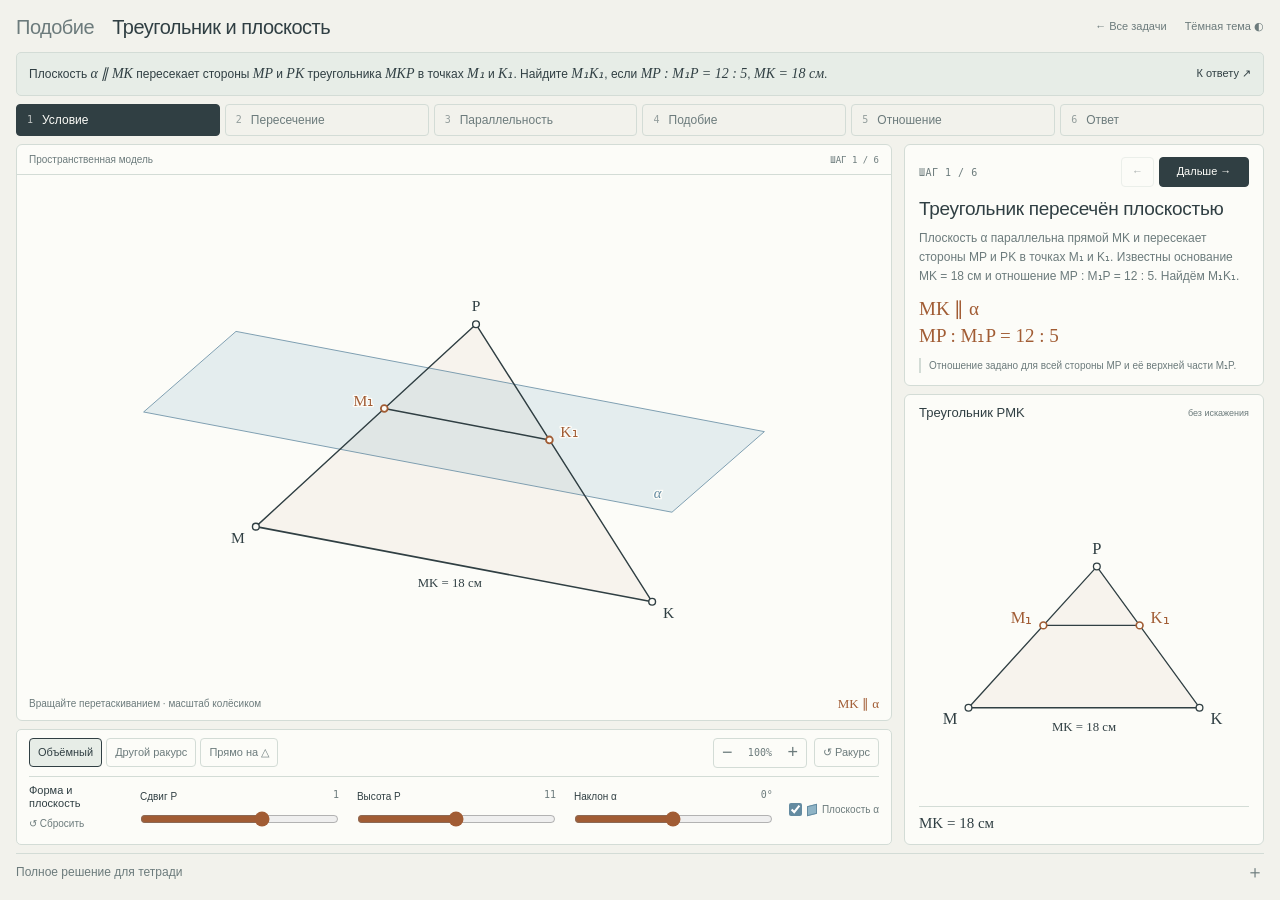
<file: anatomy-triangle-plane-demo/index.html>
<!doctype html><html lang="ru"><head><meta charset="utf-8"><meta name="viewport" content="width=device-width, initial-scale=1"><title>Треугольник и параллельная плоскость — подобие</title><style>
.iso{
  --anatomy-page:#0b0b0b;--anatomy-card:#131313;--anatomy-text:#a3a3a3;--anatomy-strong:#e6e6e6;--anatomy-muted:#6e6e6e;
  --anatomy-paper:#131313;--anatomy-face:#1b1b1b;--anatomy-top:#1c1c1c;
  --anatomy-shade-0:#0f0f0f;--anatomy-shade-1:#121212;--anatomy-shade-2:#151515;--anatomy-shade-3:#181818;
  --anatomy-lit-top:#262626;--anatomy-lit-shade:#1d1d1d;
  --anatomy-hi:#d4d4d4;--anatomy-mid:#6a6a6a;--anatomy-lo:#3e3e3e;--anatomy-faint:#2a2a2a;--anatomy-lit:#ffffff;
  --anatomy-halo:#050505;--anatomy-halo-opacity:.9;--anatomy-dot:#e6e6e6;
  --anatomy-red:#ff6b6b;--anatomy-green:#6be0a0;--anatomy-blue:#6b9bff;
  --anatomy-weight:.6px;--anatomy-ease:cubic-bezier(.32,.72,0,1);
  --anatomy-mono:ui-monospace,"SF Mono",Menlo,Consolas,monospace;
  --anatomy-lift:inset 0 1px 0 0 #ffffff0a,inset 0 0 0 1px #ffffff06,0 0 0 1px #00000026,0 1px 1px -.5px #00000014,0 3px 3px -1.5px #00000014,0 6px 6px -3px #00000014,0 12px 12px -6px #00000014;
}
.iso[data-theme="light"]{
  --anatomy-page:#f2f2ef;--anatomy-card:#fbfbfa;--anatomy-text:#57575a;--anatomy-strong:#18181a;--anatomy-muted:#8c8c90;
  --anatomy-paper:#fbfbfa;--anatomy-face:#ffffff;--anatomy-top:#ffffff;
  --anatomy-shade-0:#dcdcd9;--anatomy-shade-1:#e5e5e2;--anatomy-shade-2:#ededea;--anatomy-shade-3:#f4f4f1;
  --anatomy-lit-top:#ffffff;--anatomy-lit-shade:#eeeeeb;
  --anatomy-hi:#26262a;--anatomy-mid:#8a8a8f;--anatomy-lo:#b4b4b8;--anatomy-faint:#d4d4d6;--anatomy-lit:#000000;
  --anatomy-halo:#8a8a80;--anatomy-halo-opacity:.32;--anatomy-dot:#3a3a3e;
  --anatomy-red:#e5484d;--anatomy-green:#30a46c;--anatomy-blue:#3e63dd;
  --anatomy-lift:inset 0 1px 0 0 #ffffff,0 0 0 1px #0000000f,0 1px 1px -.5px #0000000a,0 3px 3px -1.5px #0000000a,0 6px 6px -3px #0000000a,0 12px 12px -6px #0000000a;
}
.iso-svg{display:block;width:100%;height:auto;overflow:visible}
.iso-svg path,.iso-svg circle{vector-effect:non-scaling-stroke}
.iso-fill{fill:var(--anatomy-paper);stroke:none}
.iso-solid[data-lit]>.iso-fill{fill:var(--anatomy-face)}
.iso-shade,.iso-top{stroke:none}
.iso-shade[data-shade="0"]{fill:var(--anatomy-shade-0)}
.iso-shade[data-shade="1"]{fill:var(--anatomy-shade-1)}
.iso-shade[data-shade="2"]{fill:var(--anatomy-shade-2)}
.iso-shade[data-shade="3"]{fill:var(--anatomy-shade-3)}
.iso-top{fill:var(--anatomy-top)}
.iso-solid[data-lit]>.iso-top{fill:var(--anatomy-lit-top)}
.iso-solid[data-lit]>.iso-shade{fill:var(--anatomy-lit-shade)}
.iso-solid[data-seamless]>.iso-shade,.iso-solid[data-seamless]>.iso-top{stroke-width:.4;stroke-linejoin:round}
.iso-solid[data-seamless]>.iso-shade[data-shade="0"]{stroke:var(--anatomy-shade-0)}
.iso-solid[data-seamless]>.iso-shade[data-shade="1"]{stroke:var(--anatomy-shade-1)}
.iso-solid[data-seamless]>.iso-shade[data-shade="2"]{stroke:var(--anatomy-shade-2)}
.iso-solid[data-seamless]>.iso-shade[data-shade="3"]{stroke:var(--anatomy-shade-3)}
.iso-solid[data-seamless]>.iso-top{stroke:var(--anatomy-top)}
.iso-solid[data-seamless][data-lit]>.iso-top{stroke:var(--anatomy-lit-top)}
.iso-solid[data-seamless][data-lit]>.iso-shade{stroke:var(--anatomy-lit-shade)}
.iso-solid[data-lit]>.iso-edge{stroke:var(--anatomy-lit)}
.iso-halo{fill:var(--anatomy-halo);stroke:none;filter:blur(9px);opacity:var(--anatomy-halo-opacity);transform:translateY(3px)}
.iso-line{fill:none;stroke:var(--anatomy-lo);stroke-width:var(--anatomy-weight);stroke-linecap:round;stroke-linejoin:round}
.iso-line[data-tone="hi"]{stroke:var(--anatomy-hi)}
.iso-line[data-tone="mid"]{stroke:var(--anatomy-mid)}
.iso-line[data-tone="lo"]{stroke:var(--anatomy-lo)}
.iso-line[data-tone="faint"]{stroke:var(--anatomy-faint)}
.iso-line[data-tone="lit"]{stroke:var(--anatomy-lit)}
.iso-line[data-tone="red"]{stroke:var(--anatomy-red)}
.iso-line[data-tone="green"]{stroke:var(--anatomy-green)}
.iso-line[data-tone="blue"]{stroke:var(--anatomy-blue)}
.iso-line[data-dotted]{stroke-dasharray:.01 3.5;stroke-width:1}
.iso-line[data-dashed]{stroke-dasharray:3 3}
.iso-line[data-flow]{stroke-dasharray:2 6}
.iso-wire-end{fill:var(--anatomy-paper);stroke:var(--anatomy-lo);stroke-width:var(--anatomy-weight)}
.iso-wire[data-tone="hi"] .iso-wire-end{stroke:var(--anatomy-hi)}
.iso-wire[data-tone="mid"] .iso-wire-end{stroke:var(--anatomy-mid)}
.iso-wire[data-tone="faint"] .iso-wire-end{stroke:var(--anatomy-faint)}
.iso-wire[data-tone="lit"] .iso-wire-end{stroke:var(--anatomy-lit)}
.iso-dots circle{fill:var(--anatomy-dot);stroke:none;opacity:.32}
.iso-dots[data-tone="hi"] circle{opacity:.85}
.iso-dots[data-tone="mid"] circle{opacity:.45}
.iso-dots[data-tone="lo"] circle{opacity:.22}
.iso-dots[data-tone="faint"] circle{opacity:.12}
.iso-face-text{fill:var(--anatomy-mid);font-family:var(--anatomy-mono);letter-spacing:.04em}
.iso-face-text[data-tone="hi"]{fill:var(--anatomy-hi)}
.iso-face-text[data-tone="lo"]{fill:var(--anatomy-lo)}
.iso-face-text[data-tone="faint"]{fill:var(--anatomy-faint)}
.tb-body{fill:var(--anatomy-shade-2);stroke:none}
.tb-shine{fill:var(--anatomy-top);stroke:none}
.tb-shade{fill:var(--anatomy-shade-0);stroke:none}
.tb-ring{fill:none;stroke:var(--anatomy-lo);stroke-width:.45;stroke-linecap:butt;stroke-linejoin:round}
.tb-ring[data-tone="mid"]{stroke:var(--anatomy-mid)}
.tb-ring[data-tone="faint"]{stroke:var(--anatomy-faint)}
.tb-ring[data-tone="hi"]{stroke:var(--anatomy-hi)}
@keyframes iso-flow{to{stroke-dashoffset:-32}}
@keyframes iso-pulse{0%,100%{opacity:.18}12%{opacity:1}40%{opacity:.18}}
.iso-line[data-flow]{animation:iso-flow 1600ms linear infinite}
.iso-dots circle[data-pulse]{animation:iso-pulse 1600ms steps(1,end) infinite;animation-delay:var(--pulse-at,0ms)}
.iso-figure{margin:32px 0 36px}
.iso-plate{position:relative;padding:52px 24px;border-radius:0;background:var(--anatomy-card);box-shadow:0 0 0 1px var(--anatomy-mid);--anatomy-paper:var(--anatomy-card)}
.iso-plate-corners{position:absolute;inset:18px 20px;pointer-events:none}
.iso-plate-corner{position:absolute;color:var(--anatomy-muted);font-family:var(--anatomy-mono);font-size:10.5px;line-height:1;letter-spacing:.04em;white-space:nowrap}
.iso-plate-corner[data-corner="fig"]{top:0;left:0;color:var(--anatomy-text)}
.iso-plate-corner[data-corner="title"]{top:0;right:0;text-transform:uppercase;letter-spacing:.1em}
.iso-plate-corner[data-corner="hint"]{bottom:0;left:0;text-transform:uppercase;letter-spacing:.1em}
.iso-plate-corner[data-corner="readout"]{right:0;bottom:0;color:var(--anatomy-text);font-variant-numeric:tabular-nums}
.iso-plate .iso-svg{margin:0 auto}
.iso-legend{display:grid;gap:8px;margin-top:12px;color:var(--anatomy-muted);font-size:13px;line-height:1.55}
.iso-keys{display:flex;flex-wrap:wrap;gap:6px 18px}
.iso-key{display:inline-flex;align-items:center;gap:7px}
.iso-swatch{width:16px;height:10px;flex:none;overflow:visible}
.iso-swatch path{fill:none;stroke:var(--anatomy-hi);stroke-width:1;vector-effect:non-scaling-stroke;stroke-linejoin:round;stroke-linecap:round}
.iso-swatch[data-mark="raised"] path,.iso-swatch[data-mark="flat"] path{stroke:var(--anatomy-mid)}
.iso-swatch[data-mark="lit"] path{stroke:var(--anatomy-lit)}
.iso-swatch[data-mark="dim"] path{stroke:var(--anatomy-lo)}
.iso-swatch[data-mark="dotted"] path{stroke-dasharray:.01 3;stroke-width:1.4}
.iso-swatch[data-mark="dashed"] path{stroke-dasharray:3 2.5}
.iso-swatch[data-mark="red"] path{stroke:var(--anatomy-red)}
.iso-swatch[data-mark="green"] path{stroke:var(--anatomy-green)}
.iso-swatch[data-mark="blue"] path{stroke:var(--anatomy-blue)}
.iso-swatch-crease{stroke:var(--anatomy-lo)!important}
@media (max-width:560px){.iso-plate{padding:48px 12px 70px}.iso-plate-corner[data-corner="hint"]{bottom:18px}}
@media (prefers-reduced-motion:reduce){.iso-line[data-flow],.iso-dots circle[data-pulse]{animation:none}}

*{box-sizing:border-box}
html{color-scheme:dark}
body[data-theme="light"]{color-scheme:light}
body{margin:0;background:var(--anatomy-page);color:var(--anatomy-text);font:14px/1.6 ui-sans-serif,system-ui,-apple-system,"Segoe UI",sans-serif;-webkit-font-smoothing:antialiased}
.iso-page{width:min(1480px,100% - 32px);margin:64px auto 96px}
body{--paper:#f2f2ec;--panel:#fcfcf8;--ink:#303f43;--muted:#6c7b7c;--border:#d3dcd6;--soft:#e7ede7;--accent:#a15c34;--accent-soft:#f2e4d3;--plane:#648ba1;--plane-fill:#8fb4c6;background:var(--paper);color:var(--ink);font-family:Arial,Helvetica,sans-serif}
body[data-theme="dark"]{--paper:#1a2529;--panel:#222f33;--ink:#e2eae4;--muted:#a1b3b3;--border:#40545a;--soft:#2f4144;--accent:#edb284;--accent-soft:#493c30;--plane:#a6c8d8;--plane-fill:#79a8bb}
body.iso{--anatomy-card:var(--panel);--anatomy-page:var(--paper);--anatomy-text:var(--ink);--anatomy-muted:var(--muted)}
*{box-sizing:border-box}[hidden]{display:none!important}button,input{font:inherit}button{cursor:pointer;touch-action:manipulation}button:disabled{opacity:.4;cursor:default}button:focus-visible,input:focus-visible,summary:focus-visible{outline:2px solid var(--plane);outline-offset:3px}.sr-only{position:absolute;width:1px;height:1px;overflow:hidden;clip:rect(0,0,0,0);white-space:nowrap}
.iso-page{width:min(1480px,calc(100% - 32px));height:calc(100dvh - 20px);margin:10px auto;display:flex;flex-direction:column;gap:8px}
h1,h2,p,figure{margin:0}h1{font-size:20px;font-weight:500;letter-spacing:-.5px;line-height:1.3}h1 span{color:var(--muted);margin-right:13px}h2{font-size:19px;font-weight:500;line-height:1.25;letter-spacing:-.3px}.masthead{display:flex;align-items:center;justify-content:space-between;gap:12px;min-height:34px}.header-actions{display:flex;align-items:center;gap:18px}.class-tag{font-size:11px;color:var(--muted)}.quiet-button{border:0;background:none;color:var(--muted);padding:4px 0;font-size:11px}
.problem{display:flex;align-items:center;gap:20px;justify-content:space-between;padding:8px 12px;border:1px solid var(--border);border-radius:5px;background:var(--soft)}.problem p{font-size:12px;line-height:1.55}.problem i{font-family:Georgia,serif;font-size:14px}.problem button{border:0;background:none;white-space:nowrap;color:var(--ink);font-size:11px;padding:4px 0}
.steps{display:grid;grid-template-columns:repeat(6,1fr);gap:5px}.steps button{display:flex;align-items:center;gap:9px;text-align:left;padding:7px 10px;border:1px solid var(--border);border-radius:4px;background:transparent;color:var(--muted);font-size:12px;line-height:1.4;white-space:nowrap}.steps button>span{font:10px var(--anatomy-mono);opacity:.7}.steps button[aria-pressed="true"]{background:var(--ink);border-color:var(--ink);color:var(--panel)}.steps button[data-complete="true"]>span{color:var(--accent);opacity:1}
.workspace{display:grid;grid-template-columns:minmax(0,1fr) 360px;gap:12px;flex:1;min-height:440px}.scene-column{display:flex;flex-direction:column;min-width:0;min-height:0;gap:8px}.iso-plate{padding:0;box-shadow:none;background:var(--panel);border:1px solid var(--border);border-radius:6px;display:flex;flex-direction:column;flex:1;min-height:0;overflow:hidden}.plate-top,.plate-bottom{display:flex;align-items:center;justify-content:space-between;gap:12px;flex-shrink:0;font-size:10px;color:var(--muted);padding:8px 12px;line-height:1.3}.plate-top{border-bottom:1px solid var(--border)}#plate-step{font:9px var(--anatomy-mono)}.plate-bottom{min-height:32px}.plate-bottom [data-readout]{color:var(--accent);font:13px Georgia,serif;white-space:nowrap}.orbit-stage{position:relative;flex:1;min-height:0;touch-action:none;cursor:grab;user-select:none;-webkit-user-select:none}.orbit-stage.is-dragging{cursor:grabbing}.orbit-stage:focus-visible{outline:2px solid var(--plane);outline-offset:-3px}.iso-svg{display:block;width:100%;height:100%}
.model-controls{flex-shrink:0;background:var(--panel);border:1px solid var(--border);border-radius:5px;padding:8px 12px}.view-toolbar{display:flex;align-items:center;justify-content:space-between;gap:10px}.view-presets,.camera-actions{display:flex;align-items:center;gap:4px}.view-toolbar button{border:1px solid var(--border);background:none;color:var(--muted);border-radius:4px;padding:6px 8px;font-size:11px;white-space:nowrap;line-height:1.3}.view-presets button[aria-pressed="true"]{color:var(--ink);background:var(--soft);border-color:var(--ink)}.zoom-controls{display:flex;align-items:center;border:1px solid var(--border);border-radius:4px}.zoom-controls button{border:0;font-size:18px;padding:1px 8px;min-height:28px}.zoom-controls output{font:10px var(--anatomy-mono);color:var(--muted);width:39px;text-align:center}#reset-view{margin-left:3px}
.experiment{display:grid;grid-template-columns:95px minmax(0,1fr) auto;gap:16px;align-items:center;margin-top:8px;padding-top:7px;border-top:1px solid var(--border)}.experiment-heading h2{font-size:12px;letter-spacing:0}.experiment-heading button{font-size:10px}.sliders{display:grid;grid-template-columns:1fr 1fr;gap:18px}.sliders label{display:block;min-width:0;font-size:10px}.sliders label>span{display:flex;justify-content:space-between;gap:8px}.sliders output{font:10px var(--anatomy-mono);color:var(--muted)}input[type="range"]{display:block;width:100%;margin:3px 0 0;accent-color:var(--accent);height:22px;cursor:pointer}#plane-control{display:flex;align-items:center;gap:5px;font-size:10px;color:var(--muted);white-space:nowrap}#plane-control[aria-disabled="true"]{opacity:.45}#plane-control input{margin:0;accent-color:var(--plane)}.plane-key{display:block;background:var(--plane-fill);border:1px solid var(--plane);width:10px;height:10px;transform:skewY(-15deg)}
.sidebar{display:flex;flex-direction:column;gap:8px;min-height:0}.explanation{background:var(--panel);border:1px solid var(--border);border-radius:6px;padding:12px 14px;flex-shrink:0}.step-heading{display:flex;justify-content:space-between;align-items:center;gap:8px;margin-bottom:10px}.eyebrow{font:10px var(--anatomy-mono);color:var(--muted);letter-spacing:.5px}.navigation{display:flex;gap:5px}.navigation button{background:none;color:var(--ink);border:1px solid var(--border);border-radius:4px;font-size:11px;padding:6px 10px;line-height:1.4}.navigation button:last-child{background:var(--ink);border-color:var(--ink);color:var(--panel);min-width:90px}#step-copy{font-size:12px;line-height:1.6;color:var(--muted);margin-top:8px}.formula{font:19px/1.4 Georgia,serif;color:var(--accent);white-space:pre-line;margin-top:10px}.step-hint{font-size:10px;line-height:1.5;color:var(--muted);margin-top:9px;border-left:2px solid var(--border);padding-left:8px}
.flat-panel{background:var(--panel);border:1px solid var(--border);border-radius:6px;padding:10px 14px;display:flex;flex-direction:column;flex:1;min-height:130px}.flat-header{display:flex;justify-content:space-between;align-items:center;gap:8px}.flat-header h2{font-size:13px;letter-spacing:0}.flat-header>span{font-size:9px;color:var(--muted)}#flat{display:block;width:100%;flex:1;min-height:0;height:0;margin:2px 0}#flat [data-point] text{font-size:18px}.flat-fact{font:15px/1.4 Georgia,serif;border-top:1px solid var(--border);padding-top:6px}.answer-box{font-size:11px;color:var(--accent);margin-top:3px}.answer-box strong{font:16px Georgia,serif}
.triangle-fill{fill:var(--accent);fill-opacity:.055;stroke:none}.alpha-fill{fill:var(--plane-fill);fill-opacity:.22;stroke:var(--plane);stroke-width:.8}.trap-line{fill:var(--soft);fill-opacity:.5;stroke:var(--ink);stroke-width:1.2;stroke-linejoin:round}.triangle-line{fill:none;stroke:var(--ink);stroke-width:1.4;stroke-linecap:round;stroke-linejoin:round}.base-line{fill:none;stroke:var(--ink);stroke-width:1.6;stroke-linecap:round}.base-line.highlight{stroke:var(--accent);stroke-width:2}.midline{stroke:var(--accent);stroke-width:2.7;fill:none;stroke-linecap:round}.equal-mark,.parallel-mark{fill:none;stroke:var(--ink);stroke-width:1.3;stroke-linecap:round;stroke-linejoin:round}.parallel-mark{stroke:var(--accent);stroke-width:1.8}[data-point] circle{fill:var(--panel);stroke:var(--ink);stroke-width:1.4}[data-point] text{font:17px Georgia,serif;fill:var(--ink);paint-order:stroke;stroke:var(--panel);stroke-width:3px;stroke-linejoin:round}.length-label{font:14px Georgia,serif;fill:var(--ink);text-anchor:middle;paint-order:stroke;stroke:var(--panel);stroke-width:4px;stroke-linejoin:round}.answer-label{fill:var(--accent);font-size:15px}.plane-label{font:italic 16px Georgia,serif;fill:var(--plane);paint-order:stroke;stroke:var(--panel);stroke-width:3px}
.written-solution{flex-shrink:0;border-top:1px solid var(--border)}summary{cursor:pointer;display:flex;align-items:center;justify-content:space-between;gap:15px;list-style:none;padding:6px 0;font-size:12px;line-height:1.5;color:var(--muted)}summary::-webkit-details-marker{display:none}summary span{font:18px Georgia,serif}.written-solution[open] summary span{transform:rotate(45deg)}.written-solution>div{max-width:950px;padding:10px 0}.written-solution p{font-size:13px;line-height:1.8;color:var(--muted);margin-bottom:12px}.written-solution i{font-family:Georgia,serif;color:var(--ink)}.written-solution .written-answer{color:var(--accent)}
@media(max-width:1150px){.workspace{grid-template-columns:minmax(0,1fr) 320px}.view-toolbar{flex-wrap:wrap;gap:5px}.experiment{grid-template-columns:85px minmax(0,1fr);gap:5px 12px}#plane-control{grid-column:2}.sliders{gap:12px}.step-hint{display:none}.explanation h2{font-size:18px}}
@media(min-width:821px) and (max-height:740px){.step-hint{display:none}.explanation{padding:10px 12px}.step-heading{margin-bottom:6px}.formula{margin-top:6px;font-size:18px}#step-copy{line-height:1.5}.flat-panel{padding:8px 12px}.flat-header>span{display:none}}
@media(max-width:820px){
 .iso-page{width:calc(100% - 20px);height:auto;margin:8px auto 14px;gap:7px}.masthead{align-items:start;min-height:32px}h1{font-size:17px;max-width:250px}h1 span{display:block;font-size:11px;margin:0 0 3px;letter-spacing:0}.class-tag{display:none}.header-actions{padding-top:3px}.header-actions button{font-size:10px}.problem{padding:7px 9px;gap:8px}.problem p{font-size:11px;line-height:1.5}.problem i{font-size:12px}.problem button{font-size:10px;align-self:start}.steps{grid-template-columns:repeat(3,1fr);gap:4px}.steps button{font-size:10px;padding:6px 7px;gap:6px}
 .workspace{display:flex;flex-direction:column;min-height:0;gap:7px}.scene-column,.sidebar{display:contents}.iso-plate{position:sticky;top:0;z-index:10;flex:none;height:clamp(200px,34svh,320px);box-shadow:0 4px 8px #00000009}.plate-top,.plate-bottom{font-size:9px;padding:6px 9px}.plate-bottom{min-height:28px;gap:8px}#scene-hint{max-width:70%;font-size:9px}.plate-bottom [data-readout]{font-size:12px}.model-controls{padding:8px 9px}.view-toolbar{flex-wrap:wrap;gap:6px}.view-presets{flex:1;justify-content:space-between;gap:4px}.view-toolbar button{font-size:10px;padding:7px 8px}.camera-actions{justify-content:space-between;width:100%;gap:8px}.zoom-controls button{padding:0 10px;min-height:30px;font-size:18px}#reset-view{margin-left:auto}.experiment{grid-template-columns:75px minmax(0,1fr);gap:3px 9px;margin-top:6px;padding-top:6px}.experiment-heading h2{font-size:11px}.sliders{gap:12px}.sliders label{font-size:10px}.sliders input{height:25px}#plane-control{grid-column:2;min-height:25px}#plane-control input{width:14px;height:14px}.explanation{padding:12px}.explanation h2{font-size:19px}.step-hint{display:none}#step-copy{font-size:12px}.navigation button{min-height:34px}.flat-panel{min-height:0;flex:none;padding:12px}#flat{height:210px;flex:none}.flat-fact{font-size:17px}.flat-header>span{display:inline}.written-solution{margin-top:3px}
}
@media(prefers-reduced-motion:reduce){*,*::before,*::after{animation:none!important;transition:none!important;scroll-behavior:auto!important}}
/* Mathematical annotations specific to the triangle and parallel plane. */
.sliders{grid-template-columns:repeat(3,minmax(0,1fr))}.experiment-heading h2{font-size:11px}.small-fill{fill:var(--accent);fill-opacity:.12;stroke:none}.trace-line{fill:none;stroke:var(--plane);stroke-width:1;stroke-dasharray:5 5}.section-line{fill:none;stroke:var(--ink);stroke-width:1.5;stroke-linecap:round}.section-line.highlight{stroke:var(--accent);stroke-width:2.7}.upper-side{fill:none;stroke:var(--accent);stroke-width:2.5;stroke-linecap:round}.ratio-ticks{fill:none;stroke:var(--ink);stroke-width:1;stroke-linecap:round}.angle-mark{fill:none;stroke:var(--accent);stroke-width:1;stroke-linecap:round}[data-point="M1"] circle,[data-point="K1"] circle{stroke:var(--accent);stroke-width:1.8}[data-point="M1"] text,[data-point="K1"] text{fill:var(--accent)}.ratio-strip{margin-top:8px}.ratio-caption{display:flex;justify-content:space-between;gap:8px;color:var(--muted);font-size:9px;margin-bottom:4px}.ratio-caption span:first-child{color:var(--accent)}.ratio-bar{display:grid;grid-template-columns:repeat(12,1fr);gap:3px}.ratio-bar i{height:8px;background:var(--soft);border:1px solid var(--border);border-radius:1px}.ratio-bar .selected{background:var(--accent);border-color:var(--accent)}
@media(max-width:820px){.sliders{grid-template-columns:repeat(2,minmax(0,1fr))}.sliders label:last-child{grid-column:1/-1}.experiment-heading{align-self:start;padding-top:2px}.explanation h2{font-size:19px}.plate-bottom [data-readout]{font-size:11px}.steps button{font-size:9.5px}}

.catalog-link{font-size:11px;color:var(--muted);text-decoration:none;white-space:nowrap}.catalog-link:hover{color:var(--ink);text-decoration:underline}.catalog-link:focus-visible{outline:2px solid var(--plane);outline-offset:3px}
@media(max-width:820px){.header-actions{flex-direction:column;align-items:flex-end;gap:0;min-width:78px}.catalog-link{font-size:10px;line-height:1.6}}

</style><link rel="icon" type="image/svg+xml" href="../favicon.svg"></head><body class="iso" data-theme="light"><main class="iso-page">
<header class="masthead" id="top">
 <h1><span>Подобие</span> Треугольник и плоскость</h1>
 <div class="header-actions"><a class="catalog-link" href="../">← Все задачи</a><button id="theme" type="button" class="quiet-button">Тёмная тема ◐</button></div>
</header>
<section class="problem" aria-label="Условие задачи">
 <p>Плоскость <i>α ∥ MK</i> пересекает стороны <i>MP</i> и <i>PK</i> треугольника <i>MKP</i> в точках <i>M₁</i> и <i>K₁</i>. Найдите <i>M₁K₁</i>, если <i>MP : M₁P = 12 : 5</i>, <i>MK = 18 см</i>.</p>
 <button type="button" id="show-answer">К ответу ↗</button>
</section>
<nav class="steps" aria-label="Шаги решения"><button type="button" data-step="0" aria-pressed="true"><span>1</span>Условие</button><button type="button" data-step="1" aria-pressed="false"><span>2</span>Пересечение</button><button type="button" data-step="2" aria-pressed="false"><span>3</span>Параллельность</button><button type="button" data-step="3" aria-pressed="false"><span>4</span>Подобие</button><button type="button" data-step="4" aria-pressed="false"><span>5</span>Отношение</button><button type="button" data-step="5" aria-pressed="false"><span>6</span>Ответ</button></nav>
<section class="workspace" aria-label="Визуальное решение">
 <div class="scene-column">
  <figure class="iso-plate" id="main-plate">
   <div class="plate-top"><span>Пространственная модель</span><span id="plate-step">ШАГ 1 / 6</span></div>
   <div id="orbit-stage" class="orbit-stage" tabindex="0" role="group" aria-label="Вращаемая трёхмерная модель. Перетаскивайте мышью или пальцем. Стрелки вращают, плюс и минус меняют масштаб, Home возвращает ракурс." aria-describedby="orbit-help">
    <svg id="scene" class="iso-svg" viewBox="0 0 800 560" role="img" aria-labelledby="scene-title scene-desc"><title id="scene-title">Треугольник PMK и плоскость α</title><desc id="scene-desc">M₁ и K₁ — точки пересечения сторон с плоскостью α. Переходите по шагам решения кнопкой «Дальше».</desc><path id="scene-whole" class="triangle-fill"/><path id="scene-alpha" class="alpha-fill"/><path id="scene-small" class="small-fill"/><path id="scene-sides" class="triangle-line"/><path id="scene-base" class="base-line"/><path id="scene-trace" class="trace-line"/><path id="scene-upper-side" class="upper-side"/><path id="scene-section" class="section-line"/><path id="scene-ratio-ticks" class="ratio-ticks"/><path id="scene-parallel" class="parallel-mark"/><path id="scene-angles" class="angle-mark"/><g id="scene-points"><g data-point="P"><circle r="3.7"/><text>P</text></g><g data-point="M"><circle r="3.7"/><text>M</text></g><g data-point="K"><circle r="3.7"/><text>K</text></g><g data-point="M1"><circle r="3.7"/><text>M₁</text></g><g data-point="K1"><circle r="3.7"/><text>K₁</text></g></g><text id="scene-length" class="length-label">MK = 18 см</text><text id="scene-result" class="length-label answer-label">M₁K₁ = 7,5 см</text><text id="scene-plane-name" class="plane-label">α</text></svg>
   </div>
   <figcaption class="plate-bottom"><span id="scene-hint">Вращайте перетаскиванием · масштаб колёсиком</span><span id="scene-readout" data-readout>MK ∥ α</span></figcaption>
  </figure>
  <div class="model-controls">
   <div class="view-toolbar">
    <div class="view-presets" role="group" aria-label="Точка наблюдения"><button type="button" data-view="front" aria-pressed="true">Объёмный</button><button type="button" data-view="reverse" aria-pressed="false">Другой ракурс</button><button type="button" data-view="triangle" aria-pressed="false">Прямо на △</button></div>
    <div class="camera-actions"><div class="zoom-controls" role="group" aria-label="Масштаб модели"><button type="button" id="zoom-out" aria-label="Отдалить модель">−</button><output id="zoom-value">100%</output><button type="button" id="zoom-in" aria-label="Приблизить модель">+</button></div><button type="button" id="reset-view" title="Вернуть исходный ракурс">↺ Ракурс</button></div>
   </div>
   <div class="experiment" aria-labelledby="experiment-heading">
    <div class="experiment-heading"><h2 id="experiment-heading">Форма и плоскость</h2><button type="button" id="reset" class="quiet-button">↺ Сбросить</button></div>
    <div class="sliders"><label for="px"><span>Сдвиг P<output id="px-value">1</output></span><input id="px" type="range" min="-4" max="4" step=".1" value="1"></label><label for="pz"><span>Высота P<output id="pz-value">11</output></span><input id="pz" type="range" min="8" max="14" step=".1" value="11"></label><label for="tilt"><span>Наклон α<output id="tilt-value">0°</output></span><input id="tilt" type="range" min="-30" max="30" step="1" value="0"></label></div>
    <label id="plane-control"><input type="checkbox" id="show-plane" checked><i class="plane-key" aria-hidden="true"></i> Плоскость α</label>
   </div>
   <p id="orbit-help" class="sr-only">Вращение — перетаскиванием, масштаб — колёсиком или двумя пальцами. В фокусе модели стрелки вращают, Home возвращает ракурс; вне модели стрелки переключают шаги решения.</p>
  </div>
 </div>
 <div class="sidebar">
  <section class="explanation" aria-labelledby="step-title">
   <div class="step-heading"><p class="eyebrow" id="step-count">ШАГ 1 / 6</p><span id="step-category" class="sr-only">ДАНО</span><div class="navigation"><button type="button" id="previous-step" aria-label="Предыдущий шаг">←</button><button type="button" id="next-step">Дальше →</button></div></div>
   <h2 id="step-title"></h2><p id="step-copy"></p><div class="formula" id="step-formula"></div><div class="ratio-strip" id="ratio-strip" hidden><div class="ratio-caption"><span>PM₁ — 5 долей</span><span>PM — 12 долей</span></div><div class="ratio-bar" role="img" aria-label="Весь отрезок PM разделён на 12 равных долей. PM₁ занимает первые пять долей от P."><i class="selected"></i><i class="selected"></i><i class="selected"></i><i class="selected"></i><i class="selected"></i><i></i><i></i><i></i><i></i><i></i><i></i><i></i></div></div><p class="step-hint" id="step-hint"></p>
  </section>
  <aside class="flat-panel" aria-labelledby="flat-heading"><div class="flat-header"><h2 id="flat-heading">Треугольник PMK</h2><span>без искажения</span></div><svg id="flat" viewBox="0 0 360 290" role="img" aria-label="Треугольники PMK и PM₁K₁"><path id="flat-whole" class="triangle-fill"/><path id="flat-alpha" class="alpha-fill"/><path id="flat-small" class="small-fill"/><path id="flat-sides" class="triangle-line"/><path id="flat-base" class="base-line"/><path id="flat-trace" class="trace-line"/><path id="flat-upper-side" class="upper-side"/><path id="flat-section" class="section-line"/><path id="flat-ratio-ticks" class="ratio-ticks"/><path id="flat-parallel" class="parallel-mark"/><path id="flat-angles" class="angle-mark"/><g id="flat-points"><g data-point="P"><circle r="3.7"/><text>P</text></g><g data-point="M"><circle r="3.7"/><text>M</text></g><g data-point="K"><circle r="3.7"/><text>K</text></g><g data-point="M1"><circle r="3.7"/><text>M₁</text></g><g data-point="K1"><circle r="3.7"/><text>K₁</text></g></g><text id="flat-length" class="length-label">MK = 18 см</text><text id="flat-result" class="length-label answer-label">M₁K₁ = 7,5 см</text><text id="flat-plane-name" class="plane-label">α</text></svg><div id="flat-fact" class="flat-fact">MK = 18 см</div><p id="flat-explanation" class="sr-only"></p><div class="answer-box" id="answer-box" hidden>Ответ: <strong>M₁K₁ = 7,5 см</strong></div></aside>
 </div>
</section>
<details class="written-solution" id="written-solution"><summary>Полное решение для тетради <span aria-hidden="true">＋</span></summary><div><p>Пусть <i>β</i> — плоскость треугольника <i>PMK</i>. Поскольку точки <i>M₁</i> и <i>K₁</i> лежат в обеих плоскостях, прямая <i>M₁K₁</i> является линией пересечения <i>α</i> и <i>β</i>. При этом <i>MK ⊂ β</i> и <i>MK ∥ α</i>, поэтому <i>M₁K₁ ∥ MK</i>. Действительно, иначе их общая точка была бы точкой пересечения <i>MK</i> с плоскостью <i>α</i>, что невозможно.</p><p>Из параллельности <i>M₁K₁</i> и <i>MK</i> следуют равенства соответствующих углов. Значит, <i>△PM₁K₁ ∼ △PMK</i> по двум углам. Соответственно, <i>M₁K₁ / MK = PM₁ / PM</i>.</p><p>По условию <i>MP : M₁P = 12 : 5</i>. Следовательно, <i>PM₁ / PM = 5/12</i>, и <i>M₁K₁ = 18 · 5/12 = 7,5 см</i>. Числа 12 и 5 задают отношение длин, а не сами длины в сантиметрах.</p><p class="written-answer">Ответ: <i>7,5 см</i>.</p></div></details>
<p id="announcement" class="sr-only" role="status" aria-live="polite" aria-atomic="true"></p></main><script type="module">const IsoKit=(()=>{
const AZIMUTH = 45;
const ELEVATION = 30;
const SHADES = 4;
const RADIANS = Math.PI / 180;
const UNIT = Math.sqrt(1.6);
function cameraOf({ scale, azimuth = AZIMUTH, elevation = ELEVATION }) {
    const a = azimuth * RADIANS;
    const e = elevation * RADIANS;
    return { sinA: Math.sin(a), cosA: Math.cos(a), sinE: Math.sin(e), cosE: Math.cos(e), k: scale * UNIT };
}
function iso([x, y, z], projection) {
    const { origin } = projection;
    const { sinA, cosA, sinE, cosE, k } = cameraOf(projection);
    return [origin[0] + (x * sinA - y * cosA) * k, origin[1] + ((x * cosA + y * sinA) * sinE - z * cosE) * k];
}
function towardViewer(projection) {
    const { sinA, cosA } = cameraOf(projection);
    return [cosA, sinA];
}
function depthOf([x, y, z], projection) {
    const { sinA, cosA, sinE, cosE } = cameraOf(projection);
    return (x * cosA + y * sinA) * cosE + z * sinE;
}
const tenth = (value) => {
    const text = (Math.round(value * 10) / 10).toFixed(1).replace(/\.0$/, "");
    return text === "-0" ? "0" : text;
};
function pathOf(points, closed = false) {
    if (!points.length)
        return "";
    return points.map(([x, y], at) => `${at ? "L" : "M"}${tenth(x)} ${tenth(y)}`).join("") + (closed ? "Z" : "");
}
const joinPaths = (paths) => paths.filter(Boolean).join("");
function roundedPlan({ x, y, w, d, r }, steps = 8) {
    const radius = Math.max(0, Math.min(r, w / 2, d / 2));
    const corners = [
        [x + w - radius, y + radius, -90],
        [x + w - radius, y + d - radius, 0],
        [x + radius, y + d - radius, 90],
        [x + radius, y + radius, 180],
    ];
    const out = [];
    for (const [cx, cy, start] of corners) {
        const count = radius > 0 ? steps : 0;
        for (let step = 0; step <= count; step++) {
            const angle = (start + (count ? (90 * step) / count : 45)) * RADIANS;
            out.push([cx + radius * Math.cos(angle), cy + radius * Math.sin(angle)]);
        }
    }
    return out;
}
function signedArea(points) {
    let area = 0;
    for (let index = 0; index < points.length; index++) {
        const [ax, ay] = points[index];
        const [bx, by] = points[(index + 1) % points.length];
        area += ax * by - bx * ay;
    }
    return area / 2;
}
const oriented = (points) => (signedArea(points) < 0 ? [...points].reverse() : points);
function convexHull(points) {
    const sorted = [...points].sort((a, b) => a[0] - b[0] || a[1] - b[1]);
    if (sorted.length < 3)
        return sorted;
    const cross = (o, a, b) => (a[0] - o[0]) * (b[1] - o[1]) - (a[1] - o[1]) * (b[0] - o[0]);
    const lower = [];
    for (const point of sorted) {
        while (lower.length >= 2 && cross(lower[lower.length - 2], lower[lower.length - 1], point) <= 0)
            lower.pop();
        lower.push(point);
    }
    const upper = [];
    for (let index = sorted.length - 1; index >= 0; index--) {
        const point = sorted[index];
        while (upper.length >= 2 && cross(upper[upper.length - 2], upper[upper.length - 1], point) <= 0)
            upper.pop();
        upper.push(point);
    }
    return [...lower.slice(0, -1), ...upper.slice(0, -1)];
}
function runsOf(flags, want) {
    const count = flags.length;
    const runs = [];
    const start = flags.findIndex((flag, index) => flag !== flags[(index + count - 1) % count]);
    if (start < 0)
        return flags[0] === want ? [Array.from({ length: count + 1 }, (_, index) => index % count)] : [];
    let run = null;
    for (let step = 0; step < count; step++) {
        const index = (start + step) % count;
        if (flags[index] === want) {
            if (!run)
                run = [index];
            run.push((index + 1) % count);
        }
        else if (run) {
            runs.push(run);
            run = null;
        }
    }
    if (run)
        runs.push(run);
    return runs;
}
function extrude(ring, z, height, projection, options = {}) {
    const convex = options.convex ?? true;
    const count = ring.length;
    const counter = signedArea(ring) > 0;
    const [vx, vy] = towardViewer(projection);
    const { sinA, cosA } = cameraOf(projection);
    const normals = ring.map(([ax, ay], index) => {
        const [bx, by] = ring[(index + 1) % count];
        const dx = bx - ax;
        const dy = by - ay;
        const length = Math.hypot(dx, dy) || 1;
        return (counter ? [dy / length, -dx / length] : [-dy / length, dx / length]);
    });
    const facing = normals.map(([nx, ny]) => nx * vx + ny * vy > 1e-9);
    const top = ring.map(([x, y]) => iso([x, y, z + height], projection));
    const bottom = ring.map(([x, y]) => iso([x, y, z], projection));
    const outline = [];
    const crease = [];
    for (const run of runsOf(facing, false))
        outline.push(pathOf(run.map((index) => top[index])));
    for (const run of runsOf(facing, true)) {
        crease.push(pathOf(run.map((index) => top[index])));
        if (height > 0)
            outline.push(pathOf(run.map((index) => bottom[index])));
    }
    if (height > 0) {
        for (let index = 0; index < count; index++) {
            if (facing[(index + count - 1) % count] !== facing[index])
                outline.push(pathOf([top[index], bottom[index]]));
        }
    }
    let fill;
    if (convex) {
        fill = pathOf(convexHull([...top, ...bottom]), true);
    }
    else {
        const parts = [pathOf(oriented(top), true), pathOf(oriented(bottom), true)];
        for (let index = 0; index < count; index++) {
            if (!facing[index])
                continue;
            const next = (index + 1) % count;
            parts.push(pathOf(oriented([top[index], top[next], bottom[next], bottom[index]]), true));
        }
        fill = parts.join("");
    }
    const buckets = Array.from({ length: SHADES }, () => []);
    if (height > 0) {
        const [lx, ly] = [-sinA, cosA];
        for (let index = 0; index < count; index++) {
            if (!facing[index])
                continue;
            const [nx, ny] = normals[index];
            const lit = (nx * lx + ny * ly + 1) / 2;
            const shade = Math.min(SHADES - 1, Math.max(0, Math.floor(lit * SHADES)));
            const next = (index + 1) % count;
            buckets[shade].push(pathOf(oriented([top[index], top[next], bottom[next], bottom[index]]), true));
        }
    }
    let bevel;
    if (options.bevel && options.bevel > 0) {
        const by = options.bevel;
        const inset = ring.map(([x, y], index) => {
            const [ax, ay] = normals[(index + count - 1) % count];
            const [bx, by2] = normals[index];
            const mx = ax + bx;
            const my = ay + by2;
            const length = Math.hypot(mx, my) || 1;
            return [x - (mx / length) * by, y - (my / length) * by];
        });
        const insetTop = inset.map(([x, y]) => iso([x, y, z + height], projection));
        bevel = runsOf(facing, true)
            .map((run) => pathOf([top[run[0]], ...run.slice(1, -1).map((index) => insetTop[index]), top[run[run.length - 1]]]))
            .join("");
    }
    return {
        fill,
        outline: outline.join(""),
        crease: crease.join(""),
        top: pathOf(oriented(top), true),
        shades: buckets.map((paths) => paths.join("")),
        bevel,
    };
}
const ringOf = (plan, steps = 8) => roundedPlan(plan, steps);
function slabOf(plan, z, height, projection, steps = 8, bevel = 0) {
    return extrude(ringOf(plan, steps), z, height, projection, { convex: true, bevel });
}
function circleRing(cx, cy, radius, steps = 40) {
    return Array.from({ length: steps }, (_, step) => {
        const angle = (step / steps) * Math.PI * 2;
        return [cx + radius * Math.cos(angle), cy + radius * Math.sin(angle)];
    });
}
function cylinder(cx, cy, radius, z, height, projection, steps = 32, bevel = 0) {
    return extrude(circleRing(cx, cy, radius, steps), z, height, projection, { convex: true, bevel });
}
const insetPlan = ({ x, y, w, d, r }, by) => ({ x: x + by, y: y + by, w: w - by * 2, d: d - by * 2, r: Math.max(0, r - by) });
function onTop(points, z, projection, closed = false) {
    return pathOf(points.map(([x, y]) => iso([x, y, z], projection)), closed);
}
const planOutline = (plan, z, projection, steps = 8) => onTop(ringOf(plan, steps), z, projection, true);
const lineOnTop = (from, to, z, projection) => onTop([from, to], z, projection);
const segment = (from, to, projection) => pathOf([iso(from, projection), iso(to, projection)]);
const rise = (at, from, to, projection) => segment([at[0], at[1], from], [at[0], at[1], to], projection);
const ring = (cx, cy, radius, z, projection, steps = 40) => onTop(circleRing(cx, cy, radius, steps), z, projection, true);
const pointsAt = (points, projection) => points.map((point) => iso(point, projection));
function dotGrid(x, y, columns, rows, gap, z, projection) {
    const dots = [];
    for (let row = 0; row < rows; row++) {
        for (let column = 0; column < columns; column++)
            dots.push(iso([x + column * gap, y + row * gap, z], projection));
    }
    return dots;
}
function corners({ x, y, w, d }, inset = 0) {
    return [
        [x + inset, y + inset],
        [x + w - inset, y + inset],
        [x + inset, y + d - inset],
        [x + w - inset, y + d - inset],
    ];
}
function boxCorners({ x, y, w, d }, z0, z1) {
    const out = [];
    for (const px of [x, x + w])
        for (const py of [y, y + d])
            for (const z of [z0, z1])
                out.push([px, py, z]);
    return out;
}
function knurl(cx, cy, radius, z0, z1, count, projection, inset = 0.4) {
    const [vx, vy] = towardViewer(projection);
    const lines = [];
    for (let index = 0; index < count; index++) {
        const angle = (index / count) * Math.PI * 2;
        const nx = Math.cos(angle);
        const ny = Math.sin(angle);
        if (nx * vx + ny * vy < 0.15)
            continue;
        lines.push(segment([cx + radius * nx, cy + radius * ny, z0 + inset], [cx + radius * nx, cy + radius * ny, z1 - inset], projection));
    }
    return lines.join("");
}
function sideArc(cx, cy, radius, z, projection, steps = 24) {
    const [vx, vy] = towardViewer(projection);
    const facing = Math.atan2(vy, vx);
    const points = [];
    for (let step = 0; step <= steps; step++) {
        const angle = facing - Math.PI / 2 + (step / steps) * Math.PI;
        points.push(iso([cx + radius * Math.cos(angle), cy + radius * Math.sin(angle), z], projection));
    }
    return pathOf(points);
}
function ringSeam(ring, z, projection) {
    const count = ring.length;
    const counter = signedArea(ring) > 0;
    const [vx, vy] = towardViewer(projection);
    const facing = ring.map(([ax, ay], index) => {
        const [bx, by] = ring[(index + 1) % count];
        const dx = bx - ax;
        const dy = by - ay;
        const [nx, ny] = counter ? [dy, -dx] : [-dy, dx];
        return nx * vx + ny * vy > 1e-9;
    });
    return runsOf(facing, true).map((run) => pathOf(run.map((index) => iso([ring[index][0], ring[index][1], z], projection)))).join("");
}
const sideSeam = (plan, z, projection, steps = 8) => ringSeam(ringOf(plan, steps), z, projection);
function sideRing(center, radius, axis, projection, steps = 20) {
    const [px, py, pz] = center;
    const points = [];
    for (let step = 0; step < steps; step++) {
        const angle = (step / steps) * Math.PI * 2;
        const u = radius * Math.cos(angle);
        const v = radius * Math.sin(angle);
        points.push(iso(axis === "x" ? [px, py + u, pz + v] : [px + u, py, pz + v], projection));
    }
    return pathOf(points, true);
}
function coil(from, to, center, radius, turns, axis, projection, perTurn = 16) {
    const count = Math.max(1, Math.round(turns * perTurn));
    const back = [];
    const front = [];
    let run = [];
    let near = null;
    for (let index = 0; index <= count; index++) {
        const share = index / count;
        const angle = share * turns * Math.PI * 2;
        const u = radius * Math.cos(angle);
        const v = radius * Math.sin(angle);
        const along = from + (to - from) * share;
        const point = axis === "x" ? [along, center[0] + u, center[1] + v] : [center[0] + u, along, center[1] + v];
        const normal = axis === "x" ? [0, Math.cos(angle), Math.sin(angle)] : [Math.cos(angle), 0, Math.sin(angle)];
        const facing = depthOf(normal, projection) > 0;
        const flat = iso(point, projection);
        if (near === null)
            near = facing;
        if (facing !== near) {
            run.push(flat);
            (near ? front : back).push(pathOf(run));
            run = [flat];
            near = facing;
            continue;
        }
        run.push(flat);
    }
    if (run.length > 1)
        (near ? front : back).push(pathOf(run));
    return { back: back.join(""), front: front.join("") };
}
function topTicks(from, to, step, every, edge, z, lengths, projection, axis = "x") {
    const minor = [];
    const major = [];
    const first = Math.ceil(from / step) * step;
    for (let at = first, index = Math.round(first / step); at <= to + 1e-9; at += step, index++) {
        const big = index % every === 0;
        const length = big ? lengths[1] : lengths[0];
        const a = axis === "x" ? [at, edge] : [edge, at];
        const b = axis === "x" ? [at, edge + length] : [edge + length, at];
        (big ? major : minor).push(lineOnTop(a, b, z, projection));
    }
    return { minor: minor.join(""), major: major.join("") };
}
function sideTicks(from, to, step, every, face, top, lengths, projection, axis = "x") {
    const minor = [];
    const major = [];
    const first = Math.ceil(from / step) * step;
    for (let at = first, index = Math.round(first / step); at <= to + 1e-9; at += step, index++) {
        const big = index % every === 0;
        const length = big ? lengths[1] : lengths[0];
        const a = axis === "x" ? [at, face, top] : [face, at, top];
        const b = axis === "x" ? [at, face, top - length] : [face, at, top - length];
        (big ? major : minor).push(segment(a, b, projection));
    }
    return { minor: minor.join(""), major: major.join("") };
}
function radialTicks(cx, cy, radius, count, every, z, lengths, projection, from = 0, span = Math.PI * 2) {
    const minor = [];
    const major = [];
    const closed = Math.abs(span - Math.PI * 2) < 1e-9;
    const steps = closed ? count : count + 1;
    for (let index = 0; index < steps; index++) {
        const angle = from + (index / count) * span;
        const big = index % every === 0;
        const inner = radius - (big ? lengths[1] : lengths[0]);
        const sx = Math.sin(angle);
        const sy = -Math.cos(angle);
        (big ? major : minor).push(lineOnTop([cx + sx * inner, cy + sy * inner], [cx + sx * radius, cy + sy * radius], z, projection));
    }
    return { minor: minor.join(""), major: major.join("") };
}
const haloOf = (plan, z, height, projection) => slabOf(plan, z, height, projection).fill;
function axisVector(projection, [dx, dy, dz]) {
    const origin = iso([0, 0, 0], projection);
    const moved = iso([dx, dy, dz], projection);
    return [moved[0] - origin[0], moved[1] - origin[1]];
}
const fine = (value) => Math.round(value * 100) / 100;
function translateAlong(projection, by) {
    const [x, y] = axisVector(projection, by);
    return `translate(${fine(x)} ${fine(y)})`;
}
const thousandth = (value) => Math.round(value * 1000) / 1000;
function axesAt(at, z, projection) {
    const origin = iso([at[0], at[1], z], projection);
    const along = (point) => {
        const [px, py] = iso(point, projection);
        return [px - origin[0], py - origin[1]];
    };
    return { origin, x: along([at[0] + 1, at[1], z]), y: along([at[0], at[1] + 1, z]), z: along([at[0], at[1], z + 1]) };
}
const matrixOf = (u, v, origin) => `matrix(${thousandth(u[0])} ${thousandth(u[1])} ${thousandth(v[0])} ${thousandth(v[1])} ${thousandth(origin[0])} ${thousandth(origin[1])})`;
function holdStill(element, [dx, dy]) {
    const text = dx || dy ? `translate(${-dx} ${-dy})` : "";
    element.querySelectorAll("[data-hold]").forEach((node) => (text ? node.setAttribute("transform", text) : node.removeAttribute("transform")));
}
function topMatrix(at, z, projection, along = "x") {
    const { origin, x, y } = axesAt(at, z, projection);
    return along === "x" ? matrixOf(x, y, origin) : matrixOf([-y[0], -y[1]], x, origin);
}
function sideMatrix(at, z, projection, face) {
    const { origin, x, y, z: up } = axesAt(at, z, projection);
    const down = [-up[0], -up[1]];
    return face === "left" ? matrixOf(x, down, origin) : matrixOf([-y[0], -y[1]], down, origin);
}
function screenRise(height, projection) {
    const { cosE, k } = cameraOf(projection);
    return height * cosE * k;
}
function fitProjection(points, width, height, { pad = 24, headroom = 0, azimuth = AZIMUTH, elevation = ELEVATION } = {}) {
    const unit = { origin: [0, 0], scale: 1, azimuth, elevation };
    const flat = points.map((point) => iso(point, unit));
    const xs = flat.map(([x]) => x);
    const ys = flat.map(([, y]) => y);
    const left = Math.min(...xs);
    const right = Math.max(...xs);
    const up = Math.min(...ys);
    const down = Math.max(...ys);
    const scale = Math.min((width - pad * 2) / (right - left), (height - pad * 2 - headroom) / (down - up));
    return {
        origin: [width / 2 - ((left + right) / 2) * scale, headroom + (height - headroom) / 2 - ((up + down) / 2) * scale],
        scale,
        azimuth,
        elevation,
    };
}
const escape = (text) => text.replace(/&/g, "&amp;").replace(/</g, "&lt;").replace(/>/g, "&gt;").replace(/"/g, "&quot;");
const attrs = (pairs) => Object.entries(pairs)
    .filter(([, value]) => value !== undefined && value !== false)
    .map(([key, value]) => ` ${key}="${escape(String(value))}"`)
    .join("");
function solidSvg(paths, { tone = "hi", crease = "faint", halo = false, lit = false, flat = false, className, inner = "" } = {}) {
    const parts = [];
    if (halo)
        parts.push(`<path class="iso-halo" d="${paths.fill}"/>`);
    parts.push(`<path class="iso-fill" d="${paths.fill}"/>`);
    if (!flat) {
        paths.shades.forEach((d, shade) => {
            if (d)
                parts.push(`<path class="iso-shade" data-shade="${shade}" d="${d}"/>`);
        });
        parts.push(`<path class="iso-top" d="${paths.top}"/>`);
    }
    if (crease !== "none" && paths.crease)
        parts.push(`<path class="iso-line iso-crease" data-tone="${crease}" d="${paths.crease}"/>`);
    if (crease !== "none" && paths.bevel)
        parts.push(`<path class="iso-line iso-bevel" data-tone="${crease}" d="${paths.bevel}"/>`);
    if (inner)
        parts.push(inner);
    parts.push(`<path class="iso-line iso-edge" data-tone="${tone}" d="${paths.outline}"/>`);
    return `<g${attrs({ class: className ? `iso-solid ${className}` : "iso-solid", "data-lit": lit ? "" : undefined, "data-seamless": paths.seamless ? "" : undefined })}>${parts.join("")}</g>`;
}
function lineSvg(d, { tone = "lo", dotted = false, dashed = false, flow = false, className, free } = {}) {
    if (!d)
        return "";
    return `<path${attrs({
        class: className ? `iso-line ${className}` : "iso-line",
        "data-tone": tone,
        "data-free": free === true ? "" : free || undefined,
        "data-dotted": dotted ? "" : undefined,
        "data-dashed": dashed ? "" : undefined,
        "data-flow": flow ? "" : undefined,
        d,
    })}/>`;
}
function dotsSvg(points, { size = 0.5, tone = "mid", pulse = false } = {}) {
    const dots = points
        .map(([x, y, alpha], index) => `<circle cx="${tenth(x)}" cy="${tenth(y)}" r="${size}"${alpha !== undefined && alpha < 1 ? ` fill-opacity="${Math.max(0, alpha).toFixed(2)}"` : ""}${pulse ? ` data-pulse="" style="--pulse-at:${(index * 137) % 1600}ms"` : ""}/>`)
        .join("");
    return `<g class="iso-dots" data-tone="${tone}">${dots}</g>`;
}
function fadedSvg(list, style = {}) {
    const groups = new Map();
    for (const entry of list) {
        const [d, alpha] = Array.isArray(entry) ? entry : [entry.d, entry.alpha];
        if (!d || !(alpha > 0.02))
            continue;
        const level = Math.min(1, Math.round(alpha * 20) / 20);
        groups.set(level, (groups.get(level) ?? "") + d);
    }
    return [...groups].map(([alpha, d]) => (alpha >= 1 ? lineSvg(d, style) : `<g opacity="${alpha.toFixed(2)}">${lineSvg(d, style)}</g>`)).join("");
}
function fadeLineSvg(points, { fade = [0, 0], tone = "lo", className, stops = 6 } = {}) {
    if (points.length < 2)
        return "";
    const ease = (t) => t * t * (3 - 2 * t);
    const hashOf = (text) => {
        let hash = 2166136261;
        for (let index = 0; index < text.length; index++)
            hash = Math.imul(hash ^ text.charCodeAt(index), 16777619);
        return (hash >>> 0).toString(36);
    };
    const lengths = [0];
    for (let index = 1; index < points.length; index++)
        lengths.push(lengths[index - 1] + Math.hypot(points[index][0] - points[index - 1][0], points[index][1] - points[index - 1][1]));
    const at = (length) => {
        let index = 1;
        while (index < points.length - 1 && lengths[index] < length)
            index++;
        const span = lengths[index] - lengths[index - 1] || 1;
        const t = Math.max(0, Math.min(1, (length - lengths[index - 1]) / span));
        return [points[index - 1][0] + (points[index][0] - points[index - 1][0]) * t, points[index - 1][1] + (points[index][1] - points[index - 1][1]) * t];
    };
    const pieceOf = (from, to) => [at(from), ...points.filter((_, index) => lengths[index] > from + 1e-6 && lengths[index] < to - 1e-6), at(to)];
    const total = lengths[lengths.length - 1];
    if (total < 1e-6)
        return "";
    let [start, end] = Array.isArray(fade) ? fade : [fade, fade];
    if (start + end > total) {
        const share = total / (start + end);
        start *= share;
        end *= share;
    }
    const paint = `var(--anatomy-${tone})`;
    const ramp = (piece, rising) => {
        const d = pathOf(piece);
        const [x1, y1] = piece[0];
        const [x2, y2] = piece[piece.length - 1];
        const id = `iso-fade-${hashOf(`${d}|${tone}|${rising}`)}`;
        const marks = Array.from({ length: stops + 1 }, (_, index) => {
            const t = index / stops;
            const alpha = ease(rising ? t : 1 - t);
            return `<stop offset="${t.toFixed(3)}" stop-opacity="${alpha.toFixed(3)}" style="stop-color:${paint}"/>`;
        }).join("");
        const gradient = `<linearGradient id="${id}" gradientUnits="userSpaceOnUse" x1="${tenth(x1)}" y1="${tenth(y1)}" x2="${tenth(x2)}" y2="${tenth(y2)}">${marks}</linearGradient>`;
        return `<defs>${gradient}</defs><path${attrs({ class: className ? `iso-line ${className}` : "iso-line", "data-tone": tone, "data-free": rising ? "start" : "end", d, style: `stroke:url(#${id})` })}/>`;
    };
    const parts = [];
    if (start > 0.05)
        parts.push(ramp(pieceOf(0, start), true));
    if (total - end - start > 0.05)
        parts.push(lineSvg(pathOf(pieceOf(start, total - end)), { tone, className }));
    if (end > 0.05)
        parts.push(ramp(pieceOf(total - end, total), false));
    return `<g class="iso-fade">${parts.join("")}</g>`;
}
function wireSvg(from, to, { via = [], tone = "lo", dotted = false, dashed = false, flow = false, ends = "both", size = 1.2 } = {}) {
    const d = pathOf([from, ...via, to]);
    const end = ([x, y]) => `<circle class="iso-wire-end" cx="${tenth(x)}" cy="${tenth(y)}" r="${size}"/>`;
    return `<g class="iso-wire" data-tone="${tone}">${lineSvg(d, { tone, dotted, dashed, flow })}${ends === "both" || ends === "from" ? end(from) : ""}${ends === "both" || ends === "to" ? end(to) : ""}</g>`;
}
function faceTextSvg(transform, text, { size = 3, tone = "mid", anchor = "start" } = {}) {
    return `<text class="iso-face-text" data-tone="${tone}" transform="${transform}" font-size="${size}" text-anchor="${anchor}">${escape(text)}</text>`;
}
function groupSvg(children, extra = {}) {
    return `<g${attrs(extra)}>${Array.isArray(children) ? children.join("") : children}</g>`;
}
function figureSvg({ width, height, label, body, standalone = false, className }) {
    const style = standalone ? `<style>${ISO_CSS}</style>` : "";
    return `<svg${attrs({
        xmlns: "http://www.w3.org/2000/svg",
        class: `iso-svg${standalone ? " iso" : ""}${className ? ` ${className}` : ""}`,
        "data-theme": standalone || undefined,
        viewBox: `0 0 ${width} ${height}`,
        role: "img",
        "aria-label": label,
    })}>${style}${Array.isArray(body) ? body.join("") : body}</svg>`;
}
function swatchSvg(mark) {
    if (mark === "raised" || mark === "flat" || mark === "lit") {
        const body = mark === "flat" ? "M2 6.5 8 3.5 14 6.5 8 9.5Z" : "M2 4.5 8 1.5 14 4.5 14 6 8 9 2 6Z";
        const crease = mark === "flat" ? "" : `<path class="iso-swatch-crease" d="M2 4.5 8 7.5 14 4.5"/>`;
        return `<svg class="iso-swatch" data-mark="${mark}" viewBox="0 0 16 10" aria-hidden="true"><path d="${body}"/>${crease}</svg>`;
    }
    return `<svg class="iso-swatch" data-mark="${mark}" viewBox="0 0 16 10" aria-hidden="true"><path d="M1.5 5h13"/></svg>`;
}
function plateHtml({ fig, title, hint, readout = "", keys = [], caption, body }) {
    const corner = (name, text, extra = "") => `<span class="iso-plate-corner" data-corner="${name}"${extra}>${escape(text)}</span>`;
    const legend = keys.length || caption
        ? `<figcaption class="iso-legend">${keys.length ? `<span class="iso-keys">${keys.map((key) => `<span class="iso-key">${swatchSvg(key.mark)}${escape(key.label)}</span>`).join("")}</span>` : ""}${caption ? `<span class="iso-caption">${escape(caption)}</span>` : ""}</figcaption>`
        : "";
    return `<figure class="iso-figure"><div class="iso-plate"><div class="iso-plate-corners" aria-hidden="true">${corner("fig", fig)}${title ? corner("title", title) : ""}${hint ? corner("hint", hint) : ""}${corner("readout", readout, " data-readout")}</div>${body}</div>${legend}</figure>`;
}
function pageHtml({ title, theme = "dark", body, script = "", width = 650 }) {
    return `<!doctype html><html lang="en"><head><meta charset="utf-8"><meta name="viewport" content="width=device-width, initial-scale=1"><title>${escape(title)}</title><style>${ISO_CSS}${PAGE_CSS.replace("__WIDTH__", String(width))}</style></head><body class="iso" data-theme="${theme}"><main class="iso-page">${body}</main>${script ? `<script type="module">${script.replace(/<\/(script)/gi, "<\\/$1")}<\/script>` : ""}</body></html>`;
}
const PAGE_CSS = `
*{box-sizing:border-box}
html{color-scheme:dark}
body[data-theme="light"]{color-scheme:light}
body{margin:0;background:var(--anatomy-page);color:var(--anatomy-text);font:14px/1.6 ui-sans-serif,system-ui,-apple-system,"Segoe UI",sans-serif;-webkit-font-smoothing:antialiased}
.iso-page{width:min(__WIDTH__px,100% - 32px);margin:64px auto 96px}
`;
const ISO_CSS = `
.iso{
  --anatomy-page:#0b0b0b;--anatomy-card:#131313;--anatomy-text:#a3a3a3;--anatomy-strong:#e6e6e6;--anatomy-muted:#6e6e6e;
  --anatomy-paper:#131313;--anatomy-face:#1b1b1b;--anatomy-top:#1c1c1c;
  --anatomy-shade-0:#0f0f0f;--anatomy-shade-1:#121212;--anatomy-shade-2:#151515;--anatomy-shade-3:#181818;
  --anatomy-lit-top:#262626;--anatomy-lit-shade:#1d1d1d;
  --anatomy-hi:#d4d4d4;--anatomy-mid:#6a6a6a;--anatomy-lo:#3e3e3e;--anatomy-faint:#2a2a2a;--anatomy-lit:#ffffff;
  --anatomy-halo:#050505;--anatomy-halo-opacity:.9;--anatomy-dot:#e6e6e6;
  --anatomy-red:#ff6b6b;--anatomy-green:#6be0a0;--anatomy-blue:#6b9bff;
  --anatomy-weight:.6px;--anatomy-ease:cubic-bezier(.32,.72,0,1);
  --anatomy-mono:ui-monospace,"SF Mono",Menlo,Consolas,monospace;
  --anatomy-lift:inset 0 1px 0 0 #ffffff0a,inset 0 0 0 1px #ffffff06,0 0 0 1px #00000026,0 1px 1px -.5px #00000014,0 3px 3px -1.5px #00000014,0 6px 6px -3px #00000014,0 12px 12px -6px #00000014;
}
.iso[data-theme="light"]{
  --anatomy-page:#f2f2ef;--anatomy-card:#fbfbfa;--anatomy-text:#57575a;--anatomy-strong:#18181a;--anatomy-muted:#8c8c90;
  --anatomy-paper:#fbfbfa;--anatomy-face:#ffffff;--anatomy-top:#ffffff;
  --anatomy-shade-0:#dcdcd9;--anatomy-shade-1:#e5e5e2;--anatomy-shade-2:#ededea;--anatomy-shade-3:#f4f4f1;
  --anatomy-lit-top:#ffffff;--anatomy-lit-shade:#eeeeeb;
  --anatomy-hi:#26262a;--anatomy-mid:#8a8a8f;--anatomy-lo:#b4b4b8;--anatomy-faint:#d4d4d6;--anatomy-lit:#000000;
  --anatomy-halo:#8a8a80;--anatomy-halo-opacity:.32;--anatomy-dot:#3a3a3e;
  --anatomy-red:#e5484d;--anatomy-green:#30a46c;--anatomy-blue:#3e63dd;
  --anatomy-lift:inset 0 1px 0 0 #ffffff,0 0 0 1px #0000000f,0 1px 1px -.5px #0000000a,0 3px 3px -1.5px #0000000a,0 6px 6px -3px #0000000a,0 12px 12px -6px #0000000a;
}
.iso-svg{display:block;width:100%;height:auto;overflow:visible}
.iso-svg path,.iso-svg circle{vector-effect:non-scaling-stroke}
.iso-fill{fill:var(--anatomy-paper);stroke:none}
.iso-solid[data-lit]>.iso-fill{fill:var(--anatomy-face)}
.iso-shade,.iso-top{stroke:none}
.iso-shade[data-shade="0"]{fill:var(--anatomy-shade-0)}
.iso-shade[data-shade="1"]{fill:var(--anatomy-shade-1)}
.iso-shade[data-shade="2"]{fill:var(--anatomy-shade-2)}
.iso-shade[data-shade="3"]{fill:var(--anatomy-shade-3)}
.iso-top{fill:var(--anatomy-top)}
.iso-solid[data-lit]>.iso-top{fill:var(--anatomy-lit-top)}
.iso-solid[data-lit]>.iso-shade{fill:var(--anatomy-lit-shade)}
.iso-solid[data-seamless]>.iso-shade,.iso-solid[data-seamless]>.iso-top{stroke-width:.4;stroke-linejoin:round}
.iso-solid[data-seamless]>.iso-shade[data-shade="0"]{stroke:var(--anatomy-shade-0)}
.iso-solid[data-seamless]>.iso-shade[data-shade="1"]{stroke:var(--anatomy-shade-1)}
.iso-solid[data-seamless]>.iso-shade[data-shade="2"]{stroke:var(--anatomy-shade-2)}
.iso-solid[data-seamless]>.iso-shade[data-shade="3"]{stroke:var(--anatomy-shade-3)}
.iso-solid[data-seamless]>.iso-top{stroke:var(--anatomy-top)}
.iso-solid[data-seamless][data-lit]>.iso-top{stroke:var(--anatomy-lit-top)}
.iso-solid[data-seamless][data-lit]>.iso-shade{stroke:var(--anatomy-lit-shade)}
.iso-solid[data-lit]>.iso-edge{stroke:var(--anatomy-lit)}
.iso-halo{fill:var(--anatomy-halo);stroke:none;filter:blur(9px);opacity:var(--anatomy-halo-opacity);transform:translateY(3px)}
.iso-line{fill:none;stroke:var(--anatomy-lo);stroke-width:var(--anatomy-weight);stroke-linecap:round;stroke-linejoin:round}
.iso-line[data-tone="hi"]{stroke:var(--anatomy-hi)}
.iso-line[data-tone="mid"]{stroke:var(--anatomy-mid)}
.iso-line[data-tone="lo"]{stroke:var(--anatomy-lo)}
.iso-line[data-tone="faint"]{stroke:var(--anatomy-faint)}
.iso-line[data-tone="lit"]{stroke:var(--anatomy-lit)}
.iso-line[data-tone="red"]{stroke:var(--anatomy-red)}
.iso-line[data-tone="green"]{stroke:var(--anatomy-green)}
.iso-line[data-tone="blue"]{stroke:var(--anatomy-blue)}
.iso-line[data-dotted]{stroke-dasharray:.01 3.5;stroke-width:1}
.iso-line[data-dashed]{stroke-dasharray:3 3}
.iso-line[data-flow]{stroke-dasharray:2 6}
.iso-wire-end{fill:var(--anatomy-paper);stroke:var(--anatomy-lo);stroke-width:var(--anatomy-weight)}
.iso-wire[data-tone="hi"] .iso-wire-end{stroke:var(--anatomy-hi)}
.iso-wire[data-tone="mid"] .iso-wire-end{stroke:var(--anatomy-mid)}
.iso-wire[data-tone="faint"] .iso-wire-end{stroke:var(--anatomy-faint)}
.iso-wire[data-tone="lit"] .iso-wire-end{stroke:var(--anatomy-lit)}
.iso-dots circle{fill:var(--anatomy-dot);stroke:none;opacity:.32}
.iso-dots[data-tone="hi"] circle{opacity:.85}
.iso-dots[data-tone="mid"] circle{opacity:.45}
.iso-dots[data-tone="lo"] circle{opacity:.22}
.iso-dots[data-tone="faint"] circle{opacity:.12}
.iso-face-text{fill:var(--anatomy-mid);font-family:var(--anatomy-mono);letter-spacing:.04em}
.iso-face-text[data-tone="hi"]{fill:var(--anatomy-hi)}
.iso-face-text[data-tone="lo"]{fill:var(--anatomy-lo)}
.iso-face-text[data-tone="faint"]{fill:var(--anatomy-faint)}
.tb-body{fill:var(--anatomy-shade-2);stroke:none}
.tb-shine{fill:var(--anatomy-top);stroke:none}
.tb-shade{fill:var(--anatomy-shade-0);stroke:none}
.tb-ring{fill:none;stroke:var(--anatomy-lo);stroke-width:.45;stroke-linecap:butt;stroke-linejoin:round}
.tb-ring[data-tone="mid"]{stroke:var(--anatomy-mid)}
.tb-ring[data-tone="faint"]{stroke:var(--anatomy-faint)}
.tb-ring[data-tone="hi"]{stroke:var(--anatomy-hi)}
@keyframes iso-flow{to{stroke-dashoffset:-32}}
@keyframes iso-pulse{0%,100%{opacity:.18}12%{opacity:1}40%{opacity:.18}}
.iso-line[data-flow]{animation:iso-flow 1600ms linear infinite}
.iso-dots circle[data-pulse]{animation:iso-pulse 1600ms steps(1,end) infinite;animation-delay:var(--pulse-at,0ms)}
.iso-figure{margin:32px 0 36px}
.iso-plate{position:relative;padding:52px 24px;border-radius:0;background:var(--anatomy-card);box-shadow:0 0 0 1px var(--anatomy-mid);--anatomy-paper:var(--anatomy-card)}
.iso-plate-corners{position:absolute;inset:18px 20px;pointer-events:none}
.iso-plate-corner{position:absolute;color:var(--anatomy-muted);font-family:var(--anatomy-mono);font-size:10.5px;line-height:1;letter-spacing:.04em;white-space:nowrap}
.iso-plate-corner[data-corner="fig"]{top:0;left:0;color:var(--anatomy-text)}
.iso-plate-corner[data-corner="title"]{top:0;right:0;text-transform:uppercase;letter-spacing:.1em}
.iso-plate-corner[data-corner="hint"]{bottom:0;left:0;text-transform:uppercase;letter-spacing:.1em}
.iso-plate-corner[data-corner="readout"]{right:0;bottom:0;color:var(--anatomy-text);font-variant-numeric:tabular-nums}
.iso-plate .iso-svg{margin:0 auto}
.iso-legend{display:grid;gap:8px;margin-top:12px;color:var(--anatomy-muted);font-size:13px;line-height:1.55}
.iso-keys{display:flex;flex-wrap:wrap;gap:6px 18px}
.iso-key{display:inline-flex;align-items:center;gap:7px}
.iso-swatch{width:16px;height:10px;flex:none;overflow:visible}
.iso-swatch path{fill:none;stroke:var(--anatomy-hi);stroke-width:1;vector-effect:non-scaling-stroke;stroke-linejoin:round;stroke-linecap:round}
.iso-swatch[data-mark="raised"] path,.iso-swatch[data-mark="flat"] path{stroke:var(--anatomy-mid)}
.iso-swatch[data-mark="lit"] path{stroke:var(--anatomy-lit)}
.iso-swatch[data-mark="dim"] path{stroke:var(--anatomy-lo)}
.iso-swatch[data-mark="dotted"] path{stroke-dasharray:.01 3;stroke-width:1.4}
.iso-swatch[data-mark="dashed"] path{stroke-dasharray:3 2.5}
.iso-swatch[data-mark="red"] path{stroke:var(--anatomy-red)}
.iso-swatch[data-mark="green"] path{stroke:var(--anatomy-green)}
.iso-swatch[data-mark="blue"] path{stroke:var(--anatomy-blue)}
.iso-swatch-crease{stroke:var(--anatomy-lo)!important}
@media (max-width:560px){.iso-plate{padding:48px 12px 70px}.iso-plate-corner[data-corner="hint"]{bottom:18px}}
@media (prefers-reduced-motion:reduce){.iso-line[data-flow],.iso-dots circle[data-pulse]{animation:none}}
`;

return {AZIMUTH,ELEVATION,SHADES,cameraOf,iso,towardViewer,depthOf,pathOf,joinPaths,roundedPlan,extrude,ringOf,slabOf,circleRing,cylinder,insetPlan,onTop,planOutline,lineOnTop,segment,rise,ring,pointsAt,dotGrid,corners,boxCorners,knurl,sideArc,ringSeam,sideSeam,sideRing,coil,topTicks,sideTicks,radialTicks,haloOf,axisVector,translateAlong,holdStill,topMatrix,sideMatrix,screenRise,fitProjection,solidSvg,lineSvg,dotsSvg,fadedSvg,fadeLineSvg,wireSvg,faceTextSvg,groupSvg,figureSvg,plateHtml,pageHtml,ISO_CSS};})();
const TaskModel=(()=>{
const add=(a,b)=>a.map((v,i)=>v+b[i]);
const sub=(a,b)=>a.map((v,i)=>v-b[i]);
const mul=(a,k)=>a.map(v=>v*k);
const dot=(a,b)=>a.reduce((s,v,i)=>s+v*b[i],0);
const cross=(a,b)=>[a[1]*b[2]-a[2]*b[1],a[2]*b[0]-a[0]*b[2],a[0]*b[1]-a[1]*b[0]];
const length=a=>Math.hypot(...a);
const RATIO=5/12;
const BASE=18;
const DEFAULT=Object.freeze({x:1,z:11,tilt:0});
const STEPS=Object.freeze([
 {short:'Условие',title:'Треугольник пересечён плоскостью',copy:'Плоскость α параллельна прямой MK и пересекает стороны MP и PK в точках M₁ и K₁. Известны основание MK = 18 см и отношение MP : M₁P = 12 : 5. Найдём M₁K₁.',formula:'MK ∥ α\nMP : M₁P = 12 : 5',hint:'Отношение задано для всей стороны MP и её верхней части M₁P.',fact:'MK = 18 см'},
 {short:'Пересечение',title:'Одна прямая в двух плоскостях',copy:'Обозначим плоскость треугольника буквой β. Точки M₁ и K₁ принадлежат и α, и β. Поэтому прямая M₁K₁ — линия пересечения этих плоскостей.',formula:'α ∩ β = (M₁K₁)',hint:'Штриховая линия продолжается за пределами треугольника.',fact:'M₁, K₁ ∈ α ∩ β'},
 {short:'Параллельность',title:'Почему M₁K₁ параллелен MK',copy:'MK лежит в β и параллельна α. Если бы MK пересекала линию M₁K₁, точка пересечения лежала бы в α. Это противоречит MK ∥ α. Значит, эти прямые в плоскости β параллельны.',formula:'M₁K₁ ∥ MK',hint:'Так пространственное условие превращается в плоскую задачу.',fact:'M₁K₁ ∥ MK'},
 {short:'Подобие',title:'Малый треугольник подобен большому',copy:'При параллельных M₁K₁ и MK соответствующие углы равны. Угол при P — общий. Поэтому треугольники PM₁K₁ и PMK подобны по двум углам.',formula:'△PM₁K₁ ∼ △PMK',hint:'Соответствуют вершины P ↔ P, M₁ ↔ M, K₁ ↔ K.',fact:'PM₁ / PM = M₁K₁ / MK'},
 {short:'Отношение',title:'Берём 5 долей из 12',copy:'В условии MP : M₁P = 12 : 5. Значит, PM₁ / PM = 5/12. Это отношение верхнего отрезка ко всей стороне, а не к нижней части MM₁. По подобию так же относятся M₁K₁ и MK.',formula:'k = PM₁ / PM = 5/12\nM₁K₁ / MK = 5/12',hint:'Шкала делит всю сторону на 12 равных долей; верхних — 5.',fact:'Верхняя часть: 5 из 12 долей'},
 {short:'Ответ',title:'M₁K₁ = 7,5 см',copy:'Соответствующая сторона малого треугольника составляет 5/12 основания большого. Умножаем 18 см на коэффициент подобия. Положение вершины P и наклон плоскости α не влияют на ответ.',formula:'M₁K₁ = 18 · 5/12\nM₁K₁ = 7,5 см',hint:'Двигайте P и наклоняйте α: условия и найденная длина сохраняются.',fact:'18 · 5/12 = 7,5 см'}
]);

function makeModel(values=DEFAULT){
 const {x,z,tilt}=values;
 if(![x,z,tilt].every(Number.isFinite)||z<=0||Math.abs(tilt)>=80)throw new Error('Некорректные параметры треугольника или плоскости');
 const P=[x,0,z],M=[-BASE/2,0,0],K=[BASE/2,0,0];
 const M1=add(P,mul(sub(M,P),RATIO)),K1=add(P,mul(sub(K,P),RATIO));
 const slope=Math.tan(tilt*Math.PI/180),height=M1[2];
 const n=[0,-slope,1],normal=mul(n,1/length(n)),d=height/length(n);
 const patch=[[-12,-4.5],[12,-4.5],[12,4.5],[-12,4.5]].map(([px,y])=>[px,y,height+y*slope]);
 const points={P,M,K,M1,K1};
 const flat=Object.fromEntries(Object.entries(points).map(([name,p])=>[name,[p[0],p[2]]]));
 return{...points,flat,patch,plane:{normal,d},trace:[[-12,0,height],[12,0,height]],ratio:RATIO,base:length(sub(K,M)),section:length(sub(K1,M1)),
  signedDistance:p=>dot(normal,p)-d};
}

return {add,sub,mul,dot,cross,length,RATIO,BASE,DEFAULT,STEPS,makeModel};})();
const OrbitCamera=(()=>{const k=IsoKit;
const HOME=Object.freeze({azimuth:65,elevation:24,zoom:1});
const VIEWS=Object.freeze({front:{azimuth:65,elevation:24},reverse:{azimuth:125,elevation:28}});
const LIMITS=Object.freeze({minElevation:-75,maxElevation:85,minZoom:.72,maxZoom:1.8});
const clamp=(v,a,b)=>Math.max(a,Math.min(b,v));
function cameraTarget(values,current=HOME){
 const next={...current,...values};
 if(!Object.values(next).every(Number.isFinite))throw new Error('Invalid camera coordinates');
 next.elevation=clamp(next.elevation,LIMITS.minElevation,LIMITS.maxElevation);
 next.zoom=clamp(next.zoom,LIMITS.minZoom,LIMITS.maxZoom);
 return next;
}
function nearestAzimuth(angle,from){return from+((angle-from+180)%360+360)%360-180;}
function projectionFor(camera){
 const P={origin:[0,0],scale:21*camera.zoom,azimuth:camera.azimuth,elevation:camera.elevation};
 const center=k.iso([0,0,6],P);P.origin=[400-center[0],280-center[1]];return P;
}
function triangleCamera(from=HOME){return cameraTarget({azimuth:nearestAzimuth(90,from.azimuth),elevation:0,zoom:1},from);}

return {HOME,VIEWS,LIMITS,clamp,cameraTarget,nearestAzimuth,projectionFor,triangleCamera};})();
const $=s=>document.querySelector(s),$$=s=>[...document.querySelectorAll(s)];
const {makeModel,STEPS,DEFAULT}=TaskModel;
const {HOME,projectionFor,cameraTarget,nearestAzimuth,triangleCamera,VIEWS}=OrbitCamera;
const state={step:0,view:'front',planeVisible:true,current:{...DEFAULT},target:{...DEFAULT},camera:{...HOME},cameraTarget:{...HOME}};
let model=makeModel(),frame=0,last=0,visible=true,project=p=>p;
const stage=$('#orbit-stage'),still=matchMedia('(prefers-reduced-motion: reduce)');
const cameraMetrics={paints:0,totalMs:0,lastMs:0};
const names=['P','M','K','M1','K1'];
const refs=Object.fromEntries(['scene','flat'].map(prefix=>[prefix,{
 paths:Object.fromEntries(['whole','alpha','small','sides','base','trace','upper-side','section','ratio-ticks','parallel','angles'].map(n=>[n,$(`#${prefix}-${n}`)])),
 points:Object.fromEntries(names.map(name=>{const g=$(`#${prefix}-points [data-point="${name}"]`);return[name,{g,circle:g.querySelector('circle'),text:g.querySelector('text')}]})),
 length:$(`#${prefix}-length`),result:$(`#${prefix}-result`),planeName:$(`#${prefix}-plane-name`)
}]));
const n=v=>Math.round(v*100)/100;
const path=(points,closed=false)=>points.length?'M'+points.map(p=>p.map(n).join(' ')).join('L')+(closed?'Z':''):'';
const mid=(a,b)=>a.map((v,i)=>(v+b[i])/2),lerp=(a,b,t)=>a.map((v,i)=>v+(b[i]-v)*t);
const hidden=(el,value)=>el.toggleAttribute('hidden',value);
function direction(a,b){const d=[b[0]-a[0],b[1]-a[1]],len=Math.hypot(...d);return d.map(x=>x/Math.max(len,1e-10));}
function normalToward(a,b,c){const u=direction(a,b),v=[-u[1],u[0]],m=mid(a,b),sign=(c[0]-m[0])*v[0]+(c[1]-m[1])*v[1]>=0?1:-1;return v.map(x=>x*sign);}
function at(el,p){el.setAttribute('x',n(p[0]));el.setAttribute('y',n(p[1]));}
function parallel(a,b,t=.65){const u=direction(a,b),v=[-u[1],u[0]],p=lerp(a,b,t);return path([p.map((x,i)=>x-u[i]*4+v[i]*3.5),p.map((x,i)=>x+u[i]*2),p.map((x,i)=>x-u[i]*4-v[i]*3.5)]);}
function divisions(a,b){const u=direction(a,b),v=[-u[1],u[0]];return Array.from({length:11},(_,i)=>{const p=lerp(a,b,(i+1)/12);return path([p.map((x,j)=>x-v[j]*3),p.map((x,j)=>x+v[j]*3)]);}).join('');}
function angle(vertex,a,b,count=1){
 const u=direction(vertex,a),v=direction(vertex,b);let start=Math.atan2(u[1],u[0]),end=Math.atan2(v[1],v[0]);
 const delta=((end-start+Math.PI*3)%(Math.PI*2))-Math.PI;
 return Array.from({length:count},(_,i)=>path(Array.from({length:15},(_,j)=>{const t=start+delta*j/14,r=12+i*4;return[vertex[0]+Math.cos(t)*r,vertex[1]+Math.sin(t)*r];}))).join('');
}
function drawView(prefix,p){
 const r=refs[prefix],flat=prefix==='flat',s=state.step;
 const show=(key,yes)=>hidden(r.paths[key],!yes),set=(key,points,closed=false)=>r.paths[key].setAttribute('d',path(points,closed));
 set('whole',[p.P,p.M,p.K],true);set('small',[p.P,p.M1,p.K1],true);set('sides',[p.M,p.P,p.K]);set('base',[p.M,p.K]);set('section',[p.M1,p.K1]);set('upper-side',[p.P,p.M1]);
 if(!flat){set('alpha',model.patch.map(project),true);set('trace',model.trace.map(project));}
 show('alpha',!flat&&state.planeVisible);show('trace',!flat&&s>=1&&state.planeVisible);show('small',s>=3);show('upper-side',s>=4);show('ratio-ticks',s>=4);show('parallel',s>=2);show('angles',s>=3);
 r.paths['ratio-ticks'].setAttribute('d',divisions(p.P,p.M));
 r.paths.parallel.setAttribute('d',parallel(p.M,p.K,.72)+parallel(p.M1,p.K1,.72));
 r.paths.angles.setAttribute('d',angle(p.M,p.P,p.K)+angle(p.M1,p.P,p.K1)+angle(p.K,p.M,p.P,2)+angle(p.K1,p.M1,p.P,2));
 r.paths.base.classList.toggle('highlight',s>=2);r.paths.section.classList.toggle('highlight',s>=1);
 for(const name of names){
  const q=r.points[name],point=p[name];q.circle.setAttribute('cx',n(point[0]));q.circle.setAttribute('cy',n(point[1]));
  let offset,anchor='middle';
  if(name==='P')offset=[0,-14];
  else{const center=name.endsWith('1')?mid(p.M1,p.K1):mid(p.M,p.K),left=point[0]<center[0];offset=[left?-12:12,name.endsWith('1')?-3:18];anchor=left?'end':'start';}
  at(q.text,point.map((v,i)=>v+offset[i]));q.text.setAttribute('text-anchor',anchor);
 }
 r.length.textContent=`MK = ${model.base.toLocaleString('ru-RU')} см`;r.result.textContent=`M₁K₁ = ${model.section.toLocaleString('ru-RU',{maximumFractionDigits:1})} см`;
 const norm=normalToward(p.M,p.K,p.P),bc=mid(p.M,p.K),section=mid(p.M1,p.K1);
 at(r.length,bc.map((v,i)=>v-norm[i]*25));at(r.result,section.map((v,i)=>v+norm[i]*20));hidden(r.result,s!==5);
 hidden(r.planeName,flat||!state.planeVisible);if(!flat)at(r.planeName,project([10.7,3.5,model.M1[2]+3.5*Math.tan(state.current.tilt*Math.PI/180)]));
}
function draw(){
 model=makeModel(state.current);const projection=projectionFor(state.camera);project=p=>IsoKit.iso(p,projection);const start=performance.now();
 drawView('scene',Object.fromEntries(names.map(name=>[name,project(model[name])])));
 drawView('flat',Object.fromEntries(Object.entries(model.flat).map(([name,p])=>[name,[180+p[0]*14,247-p[1]*14]])));
 cameraMetrics.paints++;cameraMetrics.lastMs=performance.now()-start;cameraMetrics.totalMs+=cameraMetrics.lastMs;
 $('#scene-readout').textContent=['MK ∥ α','α ∩ β = (M₁K₁)','M₁K₁ ∥ MK','△PM₁K₁ ∼ △PMK','k = 5/12',`M₁K₁ = ${model.section.toLocaleString('ru-RU',{maximumFractionDigits:1})} см`][state.step];
 $('#zoom-value').textContent=`${Math.round(state.camera.zoom*100)}%`;
 const camera=IsoKit.cameraOf(projection),facing=Math.abs(camera.sinA*camera.cosE);
 $('#scene-hint').textContent=facing<.12?'Треугольник виден с ребра · нажмите «Прямо на △»':'Вращайте перетаскиванием · масштаб колёсиком';
}
function setStep(step){
 state.step=Math.max(0,Math.min(STEPS.length-1,step));const s=STEPS[state.step];
 $$('.steps [data-step]').forEach(b=>{b.setAttribute('aria-pressed',String(+b.dataset.step===state.step));b.dataset.complete=String(+b.dataset.step<state.step);});
 $('#step-count').textContent=`ШАГ ${state.step+1} / 6`;$('#plate-step').textContent=`ШАГ ${state.step+1} / 6`;
 $('#step-title').textContent=s.title;$('#step-copy').textContent=s.copy;$('#step-formula').textContent=s.formula;$('#step-hint').textContent=s.hint;
 $('#step-category').textContent=s.short;$('#scene-desc').textContent=s.copy;
 $('#previous-step').disabled=state.step===0;$('#next-step').textContent=state.step===5?'Сначала ↺':'Дальше →';
 $('#flat-fact').textContent=s.fact;$('#flat-explanation').textContent=s.hint;
 hidden($('#ratio-strip'),state.step<4);hidden($('#step-hint'),state.step>=4);hidden($('#answer-box'),state.step!==5);
 $('#announcement').textContent=`Шаг ${state.step+1}. ${s.title}`;draw();
}
function setView(view){
 if(view!=='triangle'&&!VIEWS[view])return;
 const values=view==='triangle'?triangleCamera(state.camera):{...VIEWS[view],zoom:1};
 setCamera(values,false,view);
}
function tick(now){
 frame=0;if(!visible||document.hidden)return;
 const dt=last?Math.min((now-last)/1000,1/30):1/60;last=now;let moving=false;
 for(const name of Object.keys(DEFAULT)){
  const gap=state.target[name]-state.current[name];
  if(still.matches||Math.abs(gap)<.0001)state.current[name]=state.target[name];
  else{state.current[name]+=gap*(1-Math.exp(-dt/.16));moving=true;}
 }
 for(const name of ['azimuth','elevation','zoom']){
  const gap=state.cameraTarget[name]-state.camera[name];
  if(still.matches||Math.abs(gap)<(name==='zoom'?.00005:.005))state.camera[name]=state.cameraTarget[name];
  else{state.camera[name]+=gap*(1-Math.exp(-dt/.105));moving=true;}
 }
 draw();if(moving)frame=requestAnimationFrame(tick);else last=0;
}
function run(){if(!frame&&visible&&!document.hidden){last=0;frame=requestAnimationFrame(tick);}}
function stop(){if(frame)cancelAnimationFrame(frame);frame=0;last=0;}
function setControls(values,instant=false){
 const next={...state.target,...values};makeModel(next);Object.assign(state.target,next);
 for(const [id,key] of [['px','x'],['pz','z'],['tilt','tilt']]){
  $('#'+id).value=state.target[key];$('#'+id+'-value').textContent=state.target[key].toLocaleString('ru-RU')+(key==='tilt'?'°':'');
 }
 if(instant||still.matches||!visible||document.hidden){Object.assign(state.current,state.target);draw();}else run();
}
function setCamera(values,instant=false,view='custom'){
 const next=cameraTarget(values,state.cameraTarget);
 if(values.azimuth!==undefined)next.azimuth=nearestAzimuth(values.azimuth,state.camera.azimuth);
 Object.assign(state.cameraTarget,next);state.view=view;
 $$('[data-view]').forEach(b=>b.setAttribute('aria-pressed',String(b.dataset.view===view)));
 if(instant||still.matches||!visible||document.hidden){Object.assign(state.camera,state.cameraTarget);draw();}else run();
}
const resetView=()=>setCamera(HOME,false,'front');
const zoom=factor=>setCamera({zoom:state.cameraTarget.zoom*factor},false,state.view);
$('#zoom-in').addEventListener('click',()=>zoom(1.15));
$('#zoom-out').addEventListener('click',()=>zoom(1/1.15));
$('#reset-view').addEventListener('click',resetView);
stage.addEventListener('dblclick',resetView);
stage.addEventListener('wheel',e=>{e.preventDefault();const dy=e.deltaY*(e.deltaMode===1?16:e.deltaMode===2?stage.clientHeight:1);zoom(Math.exp(-Math.max(-500,Math.min(500,dy))*.0015));},{passive:false});
const pointers=new Map();let gesture=null;
function rebaseGesture(){
 const p=[...pointers.values()];
 gesture=p.length>=2?{kind:'pinch',distance:Math.max(1,Math.hypot(p[1].x-p[0].x,p[1].y-p[0].y)),camera:{...state.cameraTarget}}:p.length?{kind:'orbit',start:{...p[0]},camera:{...state.cameraTarget}}:null;
 stage.classList.toggle('is-dragging',p.length>0);
}
stage.addEventListener('pointerdown',e=>{
 if(e.pointerType==='mouse'&&e.button!==0)return;
 stage.focus({preventScroll:true});stage.setPointerCapture(e.pointerId);
 if(!pointers.size)Object.assign(state.cameraTarget,state.camera);
 pointers.set(e.pointerId,{x:e.clientX,y:e.clientY});rebaseGesture();
 stage.classList.add('has-interacted');
});
document.addEventListener('pointermove',e=>{
 if(!pointers.has(e.pointerId)||!gesture)return;
 pointers.set(e.pointerId,{x:e.clientX,y:e.clientY});const p=[...pointers.values()];
 if(gesture.kind==='pinch'&&p.length>=2){
  const distance=Math.hypot(p[1].x-p[0].x,p[1].y-p[0].y);
  setCamera({zoom:gesture.camera.zoom*distance/gesture.distance});
 }else if(gesture.kind==='orbit'&&p.length===1){
  const box=stage.getBoundingClientRect();
  setCamera({azimuth:gesture.camera.azimuth-(p[0].x-gesture.start.x)*320/box.width,elevation:gesture.camera.elevation+(p[0].y-gesture.start.y)*130/box.height});
 }
},true);
function releasePointer(e){
 if(!pointers.has(e.pointerId))return;
 pointers.delete(e.pointerId);if(stage.hasPointerCapture(e.pointerId))stage.releasePointerCapture(e.pointerId);rebaseGesture();
}
document.addEventListener('pointerup',releasePointer,true);document.addEventListener('pointercancel',releasePointer,true);
stage.addEventListener('lostpointercapture',e=>{if(e.buttons===0)releasePointer(e);});
stage.addEventListener('dragstart',e=>e.preventDefault());
function releaseAllPointers(){for(const pointerId of [...pointers.keys()])releasePointer({pointerId});}
window.addEventListener('blur',releaseAllPointers);
stage.addEventListener('contextmenu',e=>e.preventDefault());
stage.addEventListener('keydown',e=>{
 const angles={ArrowLeft:[-12,0],ArrowRight:[12,0],ArrowUp:[0,8],ArrowDown:[0,-8]},amount=e.shiftKey?2:1;
 if(angles[e.key]){e.preventDefault();e.stopPropagation();setCamera({azimuth:state.cameraTarget.azimuth+angles[e.key][0]*amount,elevation:state.cameraTarget.elevation+angles[e.key][1]*amount});}
 else if(['+','=','-','_','Home'].includes(e.key)){e.preventDefault();e.stopPropagation();if(e.key==='Home')resetView();else zoom(['+','='].includes(e.key)?1.15:1/1.15);}
});
$$('[data-step]').forEach(b=>b.addEventListener('click',()=>setStep(+b.dataset.step)));
$$('[data-view]').forEach(b=>b.addEventListener('click',()=>setView(b.dataset.view)));
$('#previous-step').addEventListener('click',()=>setStep(state.step-1));
$('#next-step').addEventListener('click',()=>setStep(state.step===5?0:state.step+1));
$('#show-answer').addEventListener('click',()=>setStep(5));
$('#px').addEventListener('input',e=>setControls({x:+e.target.value}));
$('#pz').addEventListener('input',e=>setControls({z:+e.target.value}));
$('#tilt').addEventListener('input',e=>setControls({tilt:+e.target.value}));
$('#reset').addEventListener('click',()=>setControls(DEFAULT));
$('#show-plane').addEventListener('change',e=>{state.planeVisible=e.target.checked;draw();});
function themeLabel(){$('#theme').textContent=document.body.dataset.theme==='light'?'Тёмная тема ◐':'Светлая тема ◑';}
$('#theme').addEventListener('click',()=>{document.body.dataset.theme=document.body.dataset.theme==='light'?'dark':'light';themeLabel();});
document.addEventListener('keydown',e=>{
 if(['INPUT','TEXTAREA','SELECT'].includes(e.target.tagName)||e.target.isContentEditable||e.ctrlKey||e.altKey||e.metaKey)return;
 if(e.key==='ArrowRight'){e.preventDefault();setStep(state.step+1);}else if(e.key==='ArrowLeft'){e.preventDefault();setStep(state.step-1);}
});
new IntersectionObserver(entries=>{visible=entries.at(-1).isIntersecting;if(visible)run();else stop();},{rootMargin:'120px 0px'}).observe($('#scene'));
document.addEventListener('visibilitychange',()=>{if(document.hidden){releaseAllPointers();stop();}else run();});
still.addEventListener('change',()=>{if(still.matches){Object.assign(state.current,state.target);Object.assign(state.camera,state.cameraTarget);stop();draw();}else run();});
window.trianglePlane={state,get model(){return model;},setStep,setView,setControls,setCamera,get cameraMetrics(){return{...cameraMetrics,meanMs:cameraMetrics.totalMs/Math.max(1,cameraMetrics.paints)};},get activity(){return{visible,frame,reduced:still.matches,pointers:pointers.size};}};
themeLabel();setControls(DEFAULT,true);setStep(0);
</script></body></html>
</file>
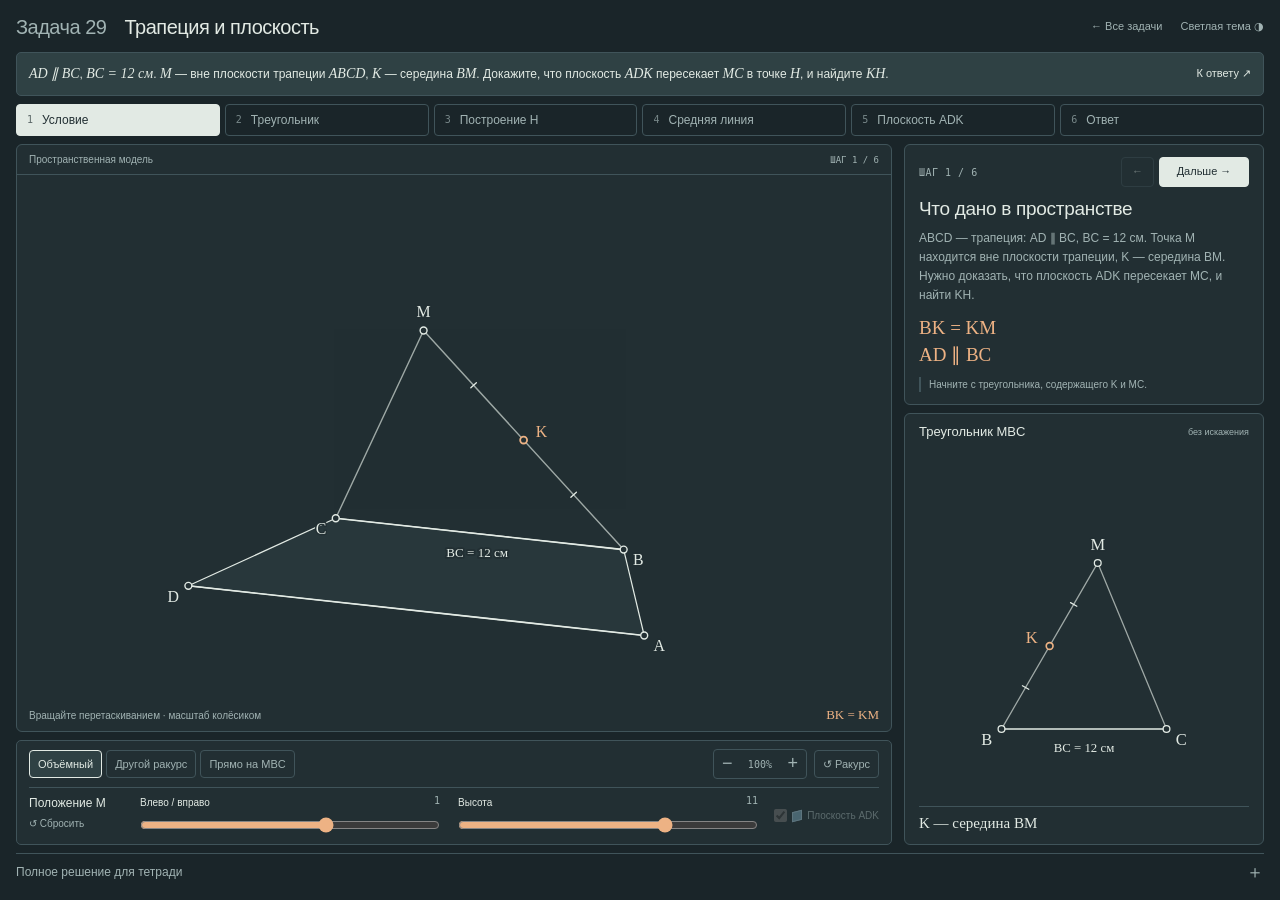
<file: anatomy-task29-demo/dark.html>
<!doctype html><html lang="ru"><head><meta charset="utf-8"><meta name="viewport" content="width=device-width, initial-scale=1"><title>Задача 29 — трапеция, плоскость и средняя линия</title><style>
.iso{
  --anatomy-page:#0b0b0b;--anatomy-card:#131313;--anatomy-text:#a3a3a3;--anatomy-strong:#e6e6e6;--anatomy-muted:#6e6e6e;
  --anatomy-paper:#131313;--anatomy-face:#1b1b1b;--anatomy-top:#1c1c1c;
  --anatomy-shade-0:#0f0f0f;--anatomy-shade-1:#121212;--anatomy-shade-2:#151515;--anatomy-shade-3:#181818;
  --anatomy-lit-top:#262626;--anatomy-lit-shade:#1d1d1d;
  --anatomy-hi:#d4d4d4;--anatomy-mid:#6a6a6a;--anatomy-lo:#3e3e3e;--anatomy-faint:#2a2a2a;--anatomy-lit:#ffffff;
  --anatomy-halo:#050505;--anatomy-halo-opacity:.9;--anatomy-dot:#e6e6e6;
  --anatomy-red:#ff6b6b;--anatomy-green:#6be0a0;--anatomy-blue:#6b9bff;
  --anatomy-weight:.6px;--anatomy-ease:cubic-bezier(.32,.72,0,1);
  --anatomy-mono:ui-monospace,"SF Mono",Menlo,Consolas,monospace;
  --anatomy-lift:inset 0 1px 0 0 #ffffff0a,inset 0 0 0 1px #ffffff06,0 0 0 1px #00000026,0 1px 1px -.5px #00000014,0 3px 3px -1.5px #00000014,0 6px 6px -3px #00000014,0 12px 12px -6px #00000014;
}
.iso[data-theme="light"]{
  --anatomy-page:#f2f2ef;--anatomy-card:#fbfbfa;--anatomy-text:#57575a;--anatomy-strong:#18181a;--anatomy-muted:#8c8c90;
  --anatomy-paper:#fbfbfa;--anatomy-face:#ffffff;--anatomy-top:#ffffff;
  --anatomy-shade-0:#dcdcd9;--anatomy-shade-1:#e5e5e2;--anatomy-shade-2:#ededea;--anatomy-shade-3:#f4f4f1;
  --anatomy-lit-top:#ffffff;--anatomy-lit-shade:#eeeeeb;
  --anatomy-hi:#26262a;--anatomy-mid:#8a8a8f;--anatomy-lo:#b4b4b8;--anatomy-faint:#d4d4d6;--anatomy-lit:#000000;
  --anatomy-halo:#8a8a80;--anatomy-halo-opacity:.32;--anatomy-dot:#3a3a3e;
  --anatomy-red:#e5484d;--anatomy-green:#30a46c;--anatomy-blue:#3e63dd;
  --anatomy-lift:inset 0 1px 0 0 #ffffff,0 0 0 1px #0000000f,0 1px 1px -.5px #0000000a,0 3px 3px -1.5px #0000000a,0 6px 6px -3px #0000000a,0 12px 12px -6px #0000000a;
}
.iso-svg{display:block;width:100%;height:auto;overflow:visible}
.iso-svg path,.iso-svg circle{vector-effect:non-scaling-stroke}
.iso-fill{fill:var(--anatomy-paper);stroke:none}
.iso-solid[data-lit]>.iso-fill{fill:var(--anatomy-face)}
.iso-shade,.iso-top{stroke:none}
.iso-shade[data-shade="0"]{fill:var(--anatomy-shade-0)}
.iso-shade[data-shade="1"]{fill:var(--anatomy-shade-1)}
.iso-shade[data-shade="2"]{fill:var(--anatomy-shade-2)}
.iso-shade[data-shade="3"]{fill:var(--anatomy-shade-3)}
.iso-top{fill:var(--anatomy-top)}
.iso-solid[data-lit]>.iso-top{fill:var(--anatomy-lit-top)}
.iso-solid[data-lit]>.iso-shade{fill:var(--anatomy-lit-shade)}
.iso-solid[data-seamless]>.iso-shade,.iso-solid[data-seamless]>.iso-top{stroke-width:.4;stroke-linejoin:round}
.iso-solid[data-seamless]>.iso-shade[data-shade="0"]{stroke:var(--anatomy-shade-0)}
.iso-solid[data-seamless]>.iso-shade[data-shade="1"]{stroke:var(--anatomy-shade-1)}
.iso-solid[data-seamless]>.iso-shade[data-shade="2"]{stroke:var(--anatomy-shade-2)}
.iso-solid[data-seamless]>.iso-shade[data-shade="3"]{stroke:var(--anatomy-shade-3)}
.iso-solid[data-seamless]>.iso-top{stroke:var(--anatomy-top)}
.iso-solid[data-seamless][data-lit]>.iso-top{stroke:var(--anatomy-lit-top)}
.iso-solid[data-seamless][data-lit]>.iso-shade{stroke:var(--anatomy-lit-shade)}
.iso-solid[data-lit]>.iso-edge{stroke:var(--anatomy-lit)}
.iso-halo{fill:var(--anatomy-halo);stroke:none;filter:blur(9px);opacity:var(--anatomy-halo-opacity);transform:translateY(3px)}
.iso-line{fill:none;stroke:var(--anatomy-lo);stroke-width:var(--anatomy-weight);stroke-linecap:round;stroke-linejoin:round}
.iso-line[data-tone="hi"]{stroke:var(--anatomy-hi)}
.iso-line[data-tone="mid"]{stroke:var(--anatomy-mid)}
.iso-line[data-tone="lo"]{stroke:var(--anatomy-lo)}
.iso-line[data-tone="faint"]{stroke:var(--anatomy-faint)}
.iso-line[data-tone="lit"]{stroke:var(--anatomy-lit)}
.iso-line[data-tone="red"]{stroke:var(--anatomy-red)}
.iso-line[data-tone="green"]{stroke:var(--anatomy-green)}
.iso-line[data-tone="blue"]{stroke:var(--anatomy-blue)}
.iso-line[data-dotted]{stroke-dasharray:.01 3.5;stroke-width:1}
.iso-line[data-dashed]{stroke-dasharray:3 3}
.iso-line[data-flow]{stroke-dasharray:2 6}
.iso-wire-end{fill:var(--anatomy-paper);stroke:var(--anatomy-lo);stroke-width:var(--anatomy-weight)}
.iso-wire[data-tone="hi"] .iso-wire-end{stroke:var(--anatomy-hi)}
.iso-wire[data-tone="mid"] .iso-wire-end{stroke:var(--anatomy-mid)}
.iso-wire[data-tone="faint"] .iso-wire-end{stroke:var(--anatomy-faint)}
.iso-wire[data-tone="lit"] .iso-wire-end{stroke:var(--anatomy-lit)}
.iso-dots circle{fill:var(--anatomy-dot);stroke:none;opacity:.32}
.iso-dots[data-tone="hi"] circle{opacity:.85}
.iso-dots[data-tone="mid"] circle{opacity:.45}
.iso-dots[data-tone="lo"] circle{opacity:.22}
.iso-dots[data-tone="faint"] circle{opacity:.12}
.iso-face-text{fill:var(--anatomy-mid);font-family:var(--anatomy-mono);letter-spacing:.04em}
.iso-face-text[data-tone="hi"]{fill:var(--anatomy-hi)}
.iso-face-text[data-tone="lo"]{fill:var(--anatomy-lo)}
.iso-face-text[data-tone="faint"]{fill:var(--anatomy-faint)}
.tb-body{fill:var(--anatomy-shade-2);stroke:none}
.tb-shine{fill:var(--anatomy-top);stroke:none}
.tb-shade{fill:var(--anatomy-shade-0);stroke:none}
.tb-ring{fill:none;stroke:var(--anatomy-lo);stroke-width:.45;stroke-linecap:butt;stroke-linejoin:round}
.tb-ring[data-tone="mid"]{stroke:var(--anatomy-mid)}
.tb-ring[data-tone="faint"]{stroke:var(--anatomy-faint)}
.tb-ring[data-tone="hi"]{stroke:var(--anatomy-hi)}
@keyframes iso-flow{to{stroke-dashoffset:-32}}
@keyframes iso-pulse{0%,100%{opacity:.18}12%{opacity:1}40%{opacity:.18}}
.iso-line[data-flow]{animation:iso-flow 1600ms linear infinite}
.iso-dots circle[data-pulse]{animation:iso-pulse 1600ms steps(1,end) infinite;animation-delay:var(--pulse-at,0ms)}
.iso-figure{margin:32px 0 36px}
.iso-plate{position:relative;padding:52px 24px;border-radius:0;background:var(--anatomy-card);box-shadow:0 0 0 1px var(--anatomy-mid);--anatomy-paper:var(--anatomy-card)}
.iso-plate-corners{position:absolute;inset:18px 20px;pointer-events:none}
.iso-plate-corner{position:absolute;color:var(--anatomy-muted);font-family:var(--anatomy-mono);font-size:10.5px;line-height:1;letter-spacing:.04em;white-space:nowrap}
.iso-plate-corner[data-corner="fig"]{top:0;left:0;color:var(--anatomy-text)}
.iso-plate-corner[data-corner="title"]{top:0;right:0;text-transform:uppercase;letter-spacing:.1em}
.iso-plate-corner[data-corner="hint"]{bottom:0;left:0;text-transform:uppercase;letter-spacing:.1em}
.iso-plate-corner[data-corner="readout"]{right:0;bottom:0;color:var(--anatomy-text);font-variant-numeric:tabular-nums}
.iso-plate .iso-svg{margin:0 auto}
.iso-legend{display:grid;gap:8px;margin-top:12px;color:var(--anatomy-muted);font-size:13px;line-height:1.55}
.iso-keys{display:flex;flex-wrap:wrap;gap:6px 18px}
.iso-key{display:inline-flex;align-items:center;gap:7px}
.iso-swatch{width:16px;height:10px;flex:none;overflow:visible}
.iso-swatch path{fill:none;stroke:var(--anatomy-hi);stroke-width:1;vector-effect:non-scaling-stroke;stroke-linejoin:round;stroke-linecap:round}
.iso-swatch[data-mark="raised"] path,.iso-swatch[data-mark="flat"] path{stroke:var(--anatomy-mid)}
.iso-swatch[data-mark="lit"] path{stroke:var(--anatomy-lit)}
.iso-swatch[data-mark="dim"] path{stroke:var(--anatomy-lo)}
.iso-swatch[data-mark="dotted"] path{stroke-dasharray:.01 3;stroke-width:1.4}
.iso-swatch[data-mark="dashed"] path{stroke-dasharray:3 2.5}
.iso-swatch[data-mark="red"] path{stroke:var(--anatomy-red)}
.iso-swatch[data-mark="green"] path{stroke:var(--anatomy-green)}
.iso-swatch[data-mark="blue"] path{stroke:var(--anatomy-blue)}
.iso-swatch-crease{stroke:var(--anatomy-lo)!important}
@media (max-width:560px){.iso-plate{padding:48px 12px 70px}.iso-plate-corner[data-corner="hint"]{bottom:18px}}
@media (prefers-reduced-motion:reduce){.iso-line[data-flow],.iso-dots circle[data-pulse]{animation:none}}

*{box-sizing:border-box}
html{color-scheme:dark}
body[data-theme="light"]{color-scheme:light}
body{margin:0;background:var(--anatomy-page);color:var(--anatomy-text);font:14px/1.6 ui-sans-serif,system-ui,-apple-system,"Segoe UI",sans-serif;-webkit-font-smoothing:antialiased}
.iso-page{width:min(1480px,100% - 32px);margin:64px auto 96px}
body{--paper:#f2f2ec;--panel:#fcfcf8;--ink:#303f43;--muted:#6c7b7c;--border:#d3dcd6;--soft:#e7ede7;--accent:#a15c34;--accent-soft:#f2e4d3;--plane:#648ba1;--plane-fill:#8fb4c6;background:var(--paper);color:var(--ink);font-family:Arial,Helvetica,sans-serif}
body[data-theme="dark"]{--paper:#1a2529;--panel:#222f33;--ink:#e2eae4;--muted:#a1b3b3;--border:#40545a;--soft:#2f4144;--accent:#edb284;--accent-soft:#493c30;--plane:#a6c8d8;--plane-fill:#79a8bb}
body.iso{--anatomy-card:var(--panel);--anatomy-page:var(--paper);--anatomy-text:var(--ink);--anatomy-muted:var(--muted)}
*{box-sizing:border-box}[hidden]{display:none!important}button,input{font:inherit}button{cursor:pointer;touch-action:manipulation}button:disabled{opacity:.4;cursor:default}button:focus-visible,input:focus-visible,summary:focus-visible{outline:2px solid var(--plane);outline-offset:3px}.sr-only{position:absolute;width:1px;height:1px;overflow:hidden;clip:rect(0,0,0,0);white-space:nowrap}
.iso-page{width:min(1480px,calc(100% - 32px));height:calc(100dvh - 20px);margin:10px auto;display:flex;flex-direction:column;gap:8px}
h1,h2,p,figure{margin:0}h1{font-size:20px;font-weight:500;letter-spacing:-.5px;line-height:1.3}h1 span{color:var(--muted);margin-right:13px}h2{font-size:19px;font-weight:500;line-height:1.25;letter-spacing:-.3px}.masthead{display:flex;align-items:center;justify-content:space-between;gap:12px;min-height:34px}.header-actions{display:flex;align-items:center;gap:18px}.class-tag{font-size:11px;color:var(--muted)}.quiet-button{border:0;background:none;color:var(--muted);padding:4px 0;font-size:11px}
.problem{display:flex;align-items:center;gap:20px;justify-content:space-between;padding:8px 12px;border:1px solid var(--border);border-radius:5px;background:var(--soft)}.problem p{font-size:12px;line-height:1.55}.problem i{font-family:Georgia,serif;font-size:14px}.problem button{border:0;background:none;white-space:nowrap;color:var(--ink);font-size:11px;padding:4px 0}
.steps{display:grid;grid-template-columns:repeat(6,1fr);gap:5px}.steps button{display:flex;align-items:center;gap:9px;text-align:left;padding:7px 10px;border:1px solid var(--border);border-radius:4px;background:transparent;color:var(--muted);font-size:12px;line-height:1.4;white-space:nowrap}.steps button>span{font:10px var(--anatomy-mono);opacity:.7}.steps button[aria-pressed="true"]{background:var(--ink);border-color:var(--ink);color:var(--panel)}.steps button[data-complete="true"]>span{color:var(--accent);opacity:1}
.workspace{display:grid;grid-template-columns:minmax(0,1fr) 360px;gap:12px;flex:1;min-height:440px}.scene-column{display:flex;flex-direction:column;min-width:0;min-height:0;gap:8px}.iso-plate{padding:0;box-shadow:none;background:var(--panel);border:1px solid var(--border);border-radius:6px;display:flex;flex-direction:column;flex:1;min-height:0;overflow:hidden}.plate-top,.plate-bottom{display:flex;align-items:center;justify-content:space-between;gap:12px;flex-shrink:0;font-size:10px;color:var(--muted);padding:8px 12px;line-height:1.3}.plate-top{border-bottom:1px solid var(--border)}#plate-step{font:9px var(--anatomy-mono)}.plate-bottom{min-height:32px}.plate-bottom [data-readout]{color:var(--accent);font:13px Georgia,serif;white-space:nowrap}.orbit-stage{position:relative;flex:1;min-height:0;touch-action:none;cursor:grab;user-select:none;-webkit-user-select:none}.orbit-stage.is-dragging{cursor:grabbing}.orbit-stage:focus-visible{outline:2px solid var(--plane);outline-offset:-3px}.iso-svg{display:block;width:100%;height:100%}
.model-controls{flex-shrink:0;background:var(--panel);border:1px solid var(--border);border-radius:5px;padding:8px 12px}.view-toolbar{display:flex;align-items:center;justify-content:space-between;gap:10px}.view-presets,.camera-actions{display:flex;align-items:center;gap:4px}.view-toolbar button{border:1px solid var(--border);background:none;color:var(--muted);border-radius:4px;padding:6px 8px;font-size:11px;white-space:nowrap;line-height:1.3}.view-presets button[aria-pressed="true"]{color:var(--ink);background:var(--soft);border-color:var(--ink)}.zoom-controls{display:flex;align-items:center;border:1px solid var(--border);border-radius:4px}.zoom-controls button{border:0;font-size:18px;padding:1px 8px;min-height:28px}.zoom-controls output{font:10px var(--anatomy-mono);color:var(--muted);width:39px;text-align:center}#reset-view{margin-left:3px}
.experiment{display:grid;grid-template-columns:95px minmax(0,1fr) auto;gap:16px;align-items:center;margin-top:8px;padding-top:7px;border-top:1px solid var(--border)}.experiment-heading h2{font-size:12px;letter-spacing:0}.experiment-heading button{font-size:10px}.sliders{display:grid;grid-template-columns:1fr 1fr;gap:18px}.sliders label{display:block;min-width:0;font-size:10px}.sliders label>span{display:flex;justify-content:space-between;gap:8px}.sliders output{font:10px var(--anatomy-mono);color:var(--muted)}input[type="range"]{display:block;width:100%;margin:3px 0 0;accent-color:var(--accent);height:22px;cursor:pointer}#plane-control{display:flex;align-items:center;gap:5px;font-size:10px;color:var(--muted);white-space:nowrap}#plane-control[aria-disabled="true"]{opacity:.45}#plane-control input{margin:0;accent-color:var(--plane)}.plane-key{display:block;background:var(--plane-fill);border:1px solid var(--plane);width:10px;height:10px;transform:skewY(-15deg)}
.sidebar{display:flex;flex-direction:column;gap:8px;min-height:0}.explanation{background:var(--panel);border:1px solid var(--border);border-radius:6px;padding:12px 14px;flex-shrink:0}.step-heading{display:flex;justify-content:space-between;align-items:center;gap:8px;margin-bottom:10px}.eyebrow{font:10px var(--anatomy-mono);color:var(--muted);letter-spacing:.5px}.navigation{display:flex;gap:5px}.navigation button{background:none;color:var(--ink);border:1px solid var(--border);border-radius:4px;font-size:11px;padding:6px 10px;line-height:1.4}.navigation button:last-child{background:var(--ink);border-color:var(--ink);color:var(--panel);min-width:90px}#step-copy{font-size:12px;line-height:1.6;color:var(--muted);margin-top:8px}.formula{font:19px/1.4 Georgia,serif;color:var(--accent);white-space:pre-line;margin-top:10px}.step-hint{font-size:10px;line-height:1.5;color:var(--muted);margin-top:9px;border-left:2px solid var(--border);padding-left:8px}
.flat-panel{background:var(--panel);border:1px solid var(--border);border-radius:6px;padding:10px 14px;display:flex;flex-direction:column;flex:1;min-height:130px}.flat-header{display:flex;justify-content:space-between;align-items:center;gap:8px}.flat-header h2{font-size:13px;letter-spacing:0}.flat-header>span{font-size:9px;color:var(--muted)}#flat{display:block;width:100%;flex:1;min-height:0;height:0;margin:2px 0}#flat [data-point] text{font-size:18px}.flat-fact{font:15px/1.4 Georgia,serif;border-top:1px solid var(--border);padding-top:6px}.answer-box{font-size:11px;color:var(--accent);margin-top:3px}.answer-box strong{font:16px Georgia,serif}
.triangle-fill{fill:var(--accent);fill-opacity:.055;stroke:none}.alpha-fill{fill:var(--plane-fill);fill-opacity:.22;stroke:var(--plane);stroke-width:.8}.trap-line{fill:var(--soft);fill-opacity:.5;stroke:var(--ink);stroke-width:1.2;stroke-linejoin:round}.triangle-line{fill:none;stroke:var(--ink);stroke-width:1.4;stroke-linecap:round;stroke-linejoin:round}.base-line{fill:none;stroke:var(--ink);stroke-width:1.6;stroke-linecap:round}.base-line.highlight{stroke:var(--accent);stroke-width:2}.midline{stroke:var(--accent);stroke-width:2.7;fill:none;stroke-linecap:round}.equal-mark,.parallel-mark{fill:none;stroke:var(--ink);stroke-width:1.3;stroke-linecap:round;stroke-linejoin:round}.parallel-mark{stroke:var(--accent);stroke-width:1.8}[data-point] circle{fill:var(--panel);stroke:var(--ink);stroke-width:1.4}[data-point] text{font:17px Georgia,serif;fill:var(--ink);paint-order:stroke;stroke:var(--panel);stroke-width:3px;stroke-linejoin:round}[data-point="H"] circle,[data-point="K"] circle{stroke:var(--accent);stroke-width:1.8}[data-point="H"] text,[data-point="K"] text{fill:var(--accent)}.length-label{font:14px Georgia,serif;fill:var(--ink);text-anchor:middle;paint-order:stroke;stroke:var(--panel);stroke-width:4px;stroke-linejoin:round}.answer-label{fill:var(--accent);font-size:15px}.plane-label{font:italic 16px Georgia,serif;fill:var(--plane);paint-order:stroke;stroke:var(--panel);stroke-width:3px}
.written-solution{flex-shrink:0;border-top:1px solid var(--border)}summary{cursor:pointer;display:flex;align-items:center;justify-content:space-between;gap:15px;list-style:none;padding:6px 0;font-size:12px;line-height:1.5;color:var(--muted)}summary::-webkit-details-marker{display:none}summary span{font:18px Georgia,serif}.written-solution[open] summary span{transform:rotate(45deg)}.written-solution>div{max-width:950px;padding:10px 0}.written-solution p{font-size:13px;line-height:1.8;color:var(--muted);margin-bottom:12px}.written-solution i{font-family:Georgia,serif;color:var(--ink)}.written-solution .written-answer{color:var(--accent)}
@media(max-width:1150px){.workspace{grid-template-columns:minmax(0,1fr) 320px}.view-toolbar{flex-wrap:wrap;gap:5px}.experiment{grid-template-columns:85px minmax(0,1fr);gap:5px 12px}#plane-control{grid-column:2}.sliders{gap:12px}.step-hint{display:none}.explanation h2{font-size:18px}}
@media(min-width:821px) and (max-height:740px){.step-hint{display:none}.explanation{padding:10px 12px}.step-heading{margin-bottom:6px}.formula{margin-top:6px;font-size:18px}#step-copy{line-height:1.5}.flat-panel{padding:8px 12px}.flat-header>span{display:none}}
@media(max-width:820px){
 .iso-page{width:calc(100% - 20px);height:auto;margin:8px auto 14px;gap:7px}.masthead{align-items:start;min-height:32px}h1{font-size:17px;max-width:250px}h1 span{display:block;font-size:11px;margin:0 0 3px;letter-spacing:0}.class-tag{display:none}.header-actions{padding-top:3px}.header-actions button{font-size:10px}.problem{padding:7px 9px;gap:8px}.problem p{font-size:11px;line-height:1.5}.problem i{font-size:12px}.problem button{font-size:10px;align-self:start}.steps{grid-template-columns:repeat(3,1fr);gap:4px}.steps button{font-size:10px;padding:6px 7px;gap:6px}
 .workspace{display:flex;flex-direction:column;min-height:0;gap:7px}.scene-column,.sidebar{display:contents}.iso-plate{position:sticky;top:0;z-index:10;flex:none;height:clamp(200px,34svh,320px);box-shadow:0 4px 8px #00000009}.plate-top,.plate-bottom{font-size:9px;padding:6px 9px}.plate-bottom{min-height:28px;gap:8px}#scene-hint{max-width:70%;font-size:9px}.plate-bottom [data-readout]{font-size:12px}.model-controls{padding:8px 9px}.view-toolbar{flex-wrap:wrap;gap:6px}.view-presets{flex:1;justify-content:space-between;gap:4px}.view-toolbar button{font-size:10px;padding:7px 8px}.camera-actions{justify-content:space-between;width:100%;gap:8px}.zoom-controls button{padding:0 10px;min-height:30px;font-size:18px}#reset-view{margin-left:auto}.experiment{grid-template-columns:75px minmax(0,1fr);gap:3px 9px;margin-top:6px;padding-top:6px}.experiment-heading h2{font-size:11px}.sliders{gap:12px}.sliders label{font-size:10px}.sliders input{height:25px}#plane-control{grid-column:2;min-height:25px}#plane-control input{width:14px;height:14px}.explanation{padding:12px}.explanation h2{font-size:19px}.step-hint{display:none}#step-copy{font-size:12px}.navigation button{min-height:34px}.flat-panel{min-height:0;flex:none;padding:12px}#flat{height:210px;flex:none}.flat-fact{font-size:17px}.flat-header>span{display:inline}.written-solution{margin-top:3px}
}
@media(prefers-reduced-motion:reduce){*,*::before,*::after{animation:none!important;transition:none!important;scroll-behavior:auto!important}}

.catalog-link{font-size:11px;color:var(--muted);text-decoration:none;white-space:nowrap}.catalog-link:hover{color:var(--ink);text-decoration:underline}.catalog-link:focus-visible{outline:2px solid var(--plane);outline-offset:3px}
@media(max-width:820px){.header-actions{flex-direction:column;align-items:flex-end;gap:0;min-width:78px}.catalog-link{font-size:10px;line-height:1.6}}

</style><link rel="icon" type="image/svg+xml" href="../favicon.svg"></head><body class="iso" data-theme="dark"><main class="iso-page">
<header class="masthead" id="top">
 <h1><span>Задача 29</span> Трапеция и плоскость</h1>
 <div class="header-actions"><a class="catalog-link" href="../">← Все задачи</a><button id="theme" type="button" class="quiet-button">Тёмная тема ◐</button></div>
</header>
<section class="problem" aria-label="Условие задачи">
 <p><i>AD ∥ BC</i>, <i>BC = 12 см</i>. <i>M</i> — вне плоскости трапеции <i>ABCD</i>, <i>K</i> — середина <i>BM</i>. Докажите, что плоскость <i>ADK</i> пересекает <i>MC</i> в точке <i>H</i>, и найдите <i>KH</i>.</p>
 <button type="button" id="show-answer">К ответу ↗</button>
</section>
<nav class="steps" aria-label="Шаги решения"><button type="button" data-step="0" aria-pressed="true"><span>1</span>Условие</button><button type="button" data-step="1" aria-pressed="false"><span>2</span>Треугольник</button><button type="button" data-step="2" aria-pressed="false"><span>3</span>Построение H</button><button type="button" data-step="3" aria-pressed="false"><span>4</span>Средняя линия</button><button type="button" data-step="4" aria-pressed="false"><span>5</span>Плоскость ADK</button><button type="button" data-step="5" aria-pressed="false"><span>6</span>Ответ</button></nav>
<section class="workspace" aria-label="Визуальное решение">
 <div class="scene-column">
  <figure class="iso-plate" id="main-plate">
   <div class="plate-top"><span>Пространственная модель</span><span id="plate-step">ШАГ 1 / 6</span></div>
   <div id="orbit-stage" class="orbit-stage" tabindex="0" role="group" aria-label="Вращаемая трёхмерная модель. Перетаскивайте мышью или пальцем. Стрелки вращают, плюс и минус меняют масштаб, Home возвращает ракурс." aria-describedby="orbit-help">
    <svg id="scene" class="iso-svg" viewBox="0 0 800 560" role="img" aria-labelledby="scene-title scene-desc"><title id="scene-title">Трапеция ABCD и треугольник MBC</title><desc id="scene-desc">K — середина BM. Переходите по шагам решения кнопкой «Дальше».</desc><path id="scene-triangle" class="triangle-fill"/><path id="scene-alpha" class="alpha-fill"/><path id="scene-trap" class="trap-line"/><path id="scene-ad" class="base-line"/><path id="scene-triangle-line" class="triangle-line"/><path id="scene-bc" class="base-line"/><path id="scene-kh" class="midline"/><path id="scene-ticks-bm" class="equal-mark"/><path id="scene-ticks-mc" class="equal-mark"/><path id="scene-parallel" class="parallel-mark"/><g id="scene-points"><g data-point="A"><circle r="3.7"/><text>A</text></g><g data-point="B"><circle r="3.7"/><text>B</text></g><g data-point="C"><circle r="3.7"/><text>C</text></g><g data-point="D"><circle r="3.7"/><text>D</text></g><g data-point="M"><circle r="3.7"/><text>M</text></g><g data-point="K"><circle r="3.7"/><text>K</text></g><g data-point="H"><circle r="3.7"/><text>H</text></g></g><text id="scene-length" class="length-label">BC = 12 см</text><text id="scene-result" class="length-label answer-label">KH = 6 см</text><text id="scene-plane-name" class="plane-label">(ADK)</text></svg>
   </div>
   <figcaption class="plate-bottom"><span id="scene-hint">Вращайте перетаскиванием · масштаб колёсиком</span><span id="scene-readout" data-readout>BK = KM</span></figcaption>
  </figure>
  <div class="model-controls">
   <div class="view-toolbar">
    <div class="view-presets" role="group" aria-label="Точка наблюдения"><button type="button" data-view="front" aria-pressed="true">Объёмный</button><button type="button" data-view="reverse" aria-pressed="false">Другой ракурс</button><button type="button" data-view="triangle" aria-pressed="false">Прямо на MBC</button></div>
    <div class="camera-actions"><div class="zoom-controls" role="group" aria-label="Масштаб модели"><button type="button" id="zoom-out" aria-label="Отдалить модель">−</button><output id="zoom-value">100%</output><button type="button" id="zoom-in" aria-label="Приблизить модель">+</button></div><button type="button" id="reset-view" title="Вернуть исходный ракурс">↺ Ракурс</button></div>
   </div>
   <div class="experiment" aria-labelledby="experiment-heading">
    <div class="experiment-heading"><h2 id="experiment-heading">Положение M</h2><button type="button" id="reset" class="quiet-button">↺ Сбросить</button></div>
    <div class="sliders"><label for="mx"><span>Влево / вправо<output id="mx-value">1</output></span><input id="mx" type="range" min="-4" max="4" step=".1" value="1"></label><label for="mz"><span>Высота<output id="mz-value">11</output></span><input id="mz" type="range" min="4" max="14" step=".1" value="11"></label></div>
    <label id="plane-control"><input type="checkbox" id="show-plane" checked><i class="plane-key" aria-hidden="true"></i> Плоскость ADK</label>
   </div>
   <p id="orbit-help" class="sr-only">Вращение — перетаскиванием, масштаб — колёсиком или двумя пальцами. В фокусе модели стрелки вращают, Home возвращает ракурс; вне модели стрелки переключают шаги решения.</p>
  </div>
 </div>
 <div class="sidebar">
  <section class="explanation" aria-labelledby="step-title">
   <div class="step-heading"><p class="eyebrow" id="step-count">ШАГ 1 / 6</p><span id="step-category" class="sr-only">ДАНО</span><div class="navigation"><button type="button" id="previous-step" aria-label="Предыдущий шаг">←</button><button type="button" id="next-step">Дальше →</button></div></div>
   <h2 id="step-title"></h2><p id="step-copy"></p><div class="formula" id="step-formula"></div><p class="step-hint" id="step-hint"></p>
  </section>
  <aside class="flat-panel" aria-labelledby="flat-heading"><div class="flat-header"><h2 id="flat-heading">Треугольник MBC</h2><span>без искажения</span></div><svg id="flat" viewBox="0 0 360 290" role="img" aria-label="Треугольник MBC и его средняя линия KH"><path id="flat-triangle" class="triangle-fill"/><path id="flat-alpha" class="alpha-fill"/><path id="flat-trap" class="trap-line"/><path id="flat-ad" class="base-line"/><path id="flat-triangle-line" class="triangle-line"/><path id="flat-bc" class="base-line"/><path id="flat-kh" class="midline"/><path id="flat-ticks-bm" class="equal-mark"/><path id="flat-ticks-mc" class="equal-mark"/><path id="flat-parallel" class="parallel-mark"/><g id="flat-points"><g data-point="A"><circle r="3.7"/><text>A</text></g><g data-point="B"><circle r="3.7"/><text>B</text></g><g data-point="C"><circle r="3.7"/><text>C</text></g><g data-point="D"><circle r="3.7"/><text>D</text></g><g data-point="M"><circle r="3.7"/><text>M</text></g><g data-point="K"><circle r="3.7"/><text>K</text></g><g data-point="H"><circle r="3.7"/><text>H</text></g></g><text id="flat-length" class="length-label">BC = 12 см</text><text id="flat-result" class="length-label answer-label">KH = 6 см</text><text id="flat-plane-name" class="plane-label">(ADK)</text></svg><div id="flat-fact" class="flat-fact">K — середина BM</div><p id="flat-explanation" class="sr-only"></p><div class="answer-box" id="answer-box" hidden>Ответ: <strong>KH = 6 см</strong></div></aside>
 </div>
</section>
<details class="written-solution" id="written-solution"><summary>Полное решение для тетради <span aria-hidden="true">＋</span></summary><div><p>Обозначим середину отрезка <i>MC</i> буквой <i>H</i>. В треугольнике <i>MBC</i> точки <i>K</i> и <i>H</i> — середины сторон <i>MB</i> и <i>MC</i>, поэтому <i>KH</i> — средняя линия. Следовательно, <i>KH ∥ BC</i> и <i>KH = ½BC</i>.</p><p>Так как <i>AD ∥ BC</i>, то <i>KH ∥ AD</i>. Плоскость <i>ADK</i> содержит прямую <i>AD</i> и точку <i>K</i>, поэтому содержит прямую, проходящую через <i>K</i> параллельно <i>AD</i>. Значит, <i>KH ⊂ (ADK)</i>, а <i>H ∈ (ADK)</i>.</p><p>По построению <i>H</i> лежит внутри <i>MC</i>. При этом <i>C ∉ (ADK)</i>: две различные плоскости <i>ABCD</i> и <i>ADK</i> пересекаются по <i>AD</i>, а <i>C ∉ AD</i>. Следовательно, <i>H</i> — единственная точка пересечения отрезка <i>MC</i> с плоскостью <i>ADK</i>.</p><p class="written-answer">Ответ: <i>KH = 12 : 2 = 6 см</i>.</p></div></details>
<p id="announcement" class="sr-only" role="status" aria-live="polite" aria-atomic="true"></p></main><script type="module">const IsoKit=(()=>{
const AZIMUTH = 45;
const ELEVATION = 30;
const SHADES = 4;
const RADIANS = Math.PI / 180;
const UNIT = Math.sqrt(1.6);
function cameraOf({ scale, azimuth = AZIMUTH, elevation = ELEVATION }) {
    const a = azimuth * RADIANS;
    const e = elevation * RADIANS;
    return { sinA: Math.sin(a), cosA: Math.cos(a), sinE: Math.sin(e), cosE: Math.cos(e), k: scale * UNIT };
}
function iso([x, y, z], projection) {
    const { origin } = projection;
    const { sinA, cosA, sinE, cosE, k } = cameraOf(projection);
    return [origin[0] + (x * sinA - y * cosA) * k, origin[1] + ((x * cosA + y * sinA) * sinE - z * cosE) * k];
}
function towardViewer(projection) {
    const { sinA, cosA } = cameraOf(projection);
    return [cosA, sinA];
}
function depthOf([x, y, z], projection) {
    const { sinA, cosA, sinE, cosE } = cameraOf(projection);
    return (x * cosA + y * sinA) * cosE + z * sinE;
}
const tenth = (value) => {
    const text = (Math.round(value * 10) / 10).toFixed(1).replace(/\.0$/, "");
    return text === "-0" ? "0" : text;
};
function pathOf(points, closed = false) {
    if (!points.length)
        return "";
    return points.map(([x, y], at) => `${at ? "L" : "M"}${tenth(x)} ${tenth(y)}`).join("") + (closed ? "Z" : "");
}
const joinPaths = (paths) => paths.filter(Boolean).join("");
function roundedPlan({ x, y, w, d, r }, steps = 8) {
    const radius = Math.max(0, Math.min(r, w / 2, d / 2));
    const corners = [
        [x + w - radius, y + radius, -90],
        [x + w - radius, y + d - radius, 0],
        [x + radius, y + d - radius, 90],
        [x + radius, y + radius, 180],
    ];
    const out = [];
    for (const [cx, cy, start] of corners) {
        const count = radius > 0 ? steps : 0;
        for (let step = 0; step <= count; step++) {
            const angle = (start + (count ? (90 * step) / count : 45)) * RADIANS;
            out.push([cx + radius * Math.cos(angle), cy + radius * Math.sin(angle)]);
        }
    }
    return out;
}
function signedArea(points) {
    let area = 0;
    for (let index = 0; index < points.length; index++) {
        const [ax, ay] = points[index];
        const [bx, by] = points[(index + 1) % points.length];
        area += ax * by - bx * ay;
    }
    return area / 2;
}
const oriented = (points) => (signedArea(points) < 0 ? [...points].reverse() : points);
function convexHull(points) {
    const sorted = [...points].sort((a, b) => a[0] - b[0] || a[1] - b[1]);
    if (sorted.length < 3)
        return sorted;
    const cross = (o, a, b) => (a[0] - o[0]) * (b[1] - o[1]) - (a[1] - o[1]) * (b[0] - o[0]);
    const lower = [];
    for (const point of sorted) {
        while (lower.length >= 2 && cross(lower[lower.length - 2], lower[lower.length - 1], point) <= 0)
            lower.pop();
        lower.push(point);
    }
    const upper = [];
    for (let index = sorted.length - 1; index >= 0; index--) {
        const point = sorted[index];
        while (upper.length >= 2 && cross(upper[upper.length - 2], upper[upper.length - 1], point) <= 0)
            upper.pop();
        upper.push(point);
    }
    return [...lower.slice(0, -1), ...upper.slice(0, -1)];
}
function runsOf(flags, want) {
    const count = flags.length;
    const runs = [];
    const start = flags.findIndex((flag, index) => flag !== flags[(index + count - 1) % count]);
    if (start < 0)
        return flags[0] === want ? [Array.from({ length: count + 1 }, (_, index) => index % count)] : [];
    let run = null;
    for (let step = 0; step < count; step++) {
        const index = (start + step) % count;
        if (flags[index] === want) {
            if (!run)
                run = [index];
            run.push((index + 1) % count);
        }
        else if (run) {
            runs.push(run);
            run = null;
        }
    }
    if (run)
        runs.push(run);
    return runs;
}
function extrude(ring, z, height, projection, options = {}) {
    const convex = options.convex ?? true;
    const count = ring.length;
    const counter = signedArea(ring) > 0;
    const [vx, vy] = towardViewer(projection);
    const { sinA, cosA } = cameraOf(projection);
    const normals = ring.map(([ax, ay], index) => {
        const [bx, by] = ring[(index + 1) % count];
        const dx = bx - ax;
        const dy = by - ay;
        const length = Math.hypot(dx, dy) || 1;
        return (counter ? [dy / length, -dx / length] : [-dy / length, dx / length]);
    });
    const facing = normals.map(([nx, ny]) => nx * vx + ny * vy > 1e-9);
    const top = ring.map(([x, y]) => iso([x, y, z + height], projection));
    const bottom = ring.map(([x, y]) => iso([x, y, z], projection));
    const outline = [];
    const crease = [];
    for (const run of runsOf(facing, false))
        outline.push(pathOf(run.map((index) => top[index])));
    for (const run of runsOf(facing, true)) {
        crease.push(pathOf(run.map((index) => top[index])));
        if (height > 0)
            outline.push(pathOf(run.map((index) => bottom[index])));
    }
    if (height > 0) {
        for (let index = 0; index < count; index++) {
            if (facing[(index + count - 1) % count] !== facing[index])
                outline.push(pathOf([top[index], bottom[index]]));
        }
    }
    let fill;
    if (convex) {
        fill = pathOf(convexHull([...top, ...bottom]), true);
    }
    else {
        const parts = [pathOf(oriented(top), true), pathOf(oriented(bottom), true)];
        for (let index = 0; index < count; index++) {
            if (!facing[index])
                continue;
            const next = (index + 1) % count;
            parts.push(pathOf(oriented([top[index], top[next], bottom[next], bottom[index]]), true));
        }
        fill = parts.join("");
    }
    const buckets = Array.from({ length: SHADES }, () => []);
    if (height > 0) {
        const [lx, ly] = [-sinA, cosA];
        for (let index = 0; index < count; index++) {
            if (!facing[index])
                continue;
            const [nx, ny] = normals[index];
            const lit = (nx * lx + ny * ly + 1) / 2;
            const shade = Math.min(SHADES - 1, Math.max(0, Math.floor(lit * SHADES)));
            const next = (index + 1) % count;
            buckets[shade].push(pathOf(oriented([top[index], top[next], bottom[next], bottom[index]]), true));
        }
    }
    let bevel;
    if (options.bevel && options.bevel > 0) {
        const by = options.bevel;
        const inset = ring.map(([x, y], index) => {
            const [ax, ay] = normals[(index + count - 1) % count];
            const [bx, by2] = normals[index];
            const mx = ax + bx;
            const my = ay + by2;
            const length = Math.hypot(mx, my) || 1;
            return [x - (mx / length) * by, y - (my / length) * by];
        });
        const insetTop = inset.map(([x, y]) => iso([x, y, z + height], projection));
        bevel = runsOf(facing, true)
            .map((run) => pathOf([top[run[0]], ...run.slice(1, -1).map((index) => insetTop[index]), top[run[run.length - 1]]]))
            .join("");
    }
    return {
        fill,
        outline: outline.join(""),
        crease: crease.join(""),
        top: pathOf(oriented(top), true),
        shades: buckets.map((paths) => paths.join("")),
        bevel,
    };
}
const ringOf = (plan, steps = 8) => roundedPlan(plan, steps);
function slabOf(plan, z, height, projection, steps = 8, bevel = 0) {
    return extrude(ringOf(plan, steps), z, height, projection, { convex: true, bevel });
}
function circleRing(cx, cy, radius, steps = 40) {
    return Array.from({ length: steps }, (_, step) => {
        const angle = (step / steps) * Math.PI * 2;
        return [cx + radius * Math.cos(angle), cy + radius * Math.sin(angle)];
    });
}
function cylinder(cx, cy, radius, z, height, projection, steps = 32, bevel = 0) {
    return extrude(circleRing(cx, cy, radius, steps), z, height, projection, { convex: true, bevel });
}
const insetPlan = ({ x, y, w, d, r }, by) => ({ x: x + by, y: y + by, w: w - by * 2, d: d - by * 2, r: Math.max(0, r - by) });
function onTop(points, z, projection, closed = false) {
    return pathOf(points.map(([x, y]) => iso([x, y, z], projection)), closed);
}
const planOutline = (plan, z, projection, steps = 8) => onTop(ringOf(plan, steps), z, projection, true);
const lineOnTop = (from, to, z, projection) => onTop([from, to], z, projection);
const segment = (from, to, projection) => pathOf([iso(from, projection), iso(to, projection)]);
const rise = (at, from, to, projection) => segment([at[0], at[1], from], [at[0], at[1], to], projection);
const ring = (cx, cy, radius, z, projection, steps = 40) => onTop(circleRing(cx, cy, radius, steps), z, projection, true);
const pointsAt = (points, projection) => points.map((point) => iso(point, projection));
function dotGrid(x, y, columns, rows, gap, z, projection) {
    const dots = [];
    for (let row = 0; row < rows; row++) {
        for (let column = 0; column < columns; column++)
            dots.push(iso([x + column * gap, y + row * gap, z], projection));
    }
    return dots;
}
function corners({ x, y, w, d }, inset = 0) {
    return [
        [x + inset, y + inset],
        [x + w - inset, y + inset],
        [x + inset, y + d - inset],
        [x + w - inset, y + d - inset],
    ];
}
function boxCorners({ x, y, w, d }, z0, z1) {
    const out = [];
    for (const px of [x, x + w])
        for (const py of [y, y + d])
            for (const z of [z0, z1])
                out.push([px, py, z]);
    return out;
}
function knurl(cx, cy, radius, z0, z1, count, projection, inset = 0.4) {
    const [vx, vy] = towardViewer(projection);
    const lines = [];
    for (let index = 0; index < count; index++) {
        const angle = (index / count) * Math.PI * 2;
        const nx = Math.cos(angle);
        const ny = Math.sin(angle);
        if (nx * vx + ny * vy < 0.15)
            continue;
        lines.push(segment([cx + radius * nx, cy + radius * ny, z0 + inset], [cx + radius * nx, cy + radius * ny, z1 - inset], projection));
    }
    return lines.join("");
}
function sideArc(cx, cy, radius, z, projection, steps = 24) {
    const [vx, vy] = towardViewer(projection);
    const facing = Math.atan2(vy, vx);
    const points = [];
    for (let step = 0; step <= steps; step++) {
        const angle = facing - Math.PI / 2 + (step / steps) * Math.PI;
        points.push(iso([cx + radius * Math.cos(angle), cy + radius * Math.sin(angle), z], projection));
    }
    return pathOf(points);
}
function ringSeam(ring, z, projection) {
    const count = ring.length;
    const counter = signedArea(ring) > 0;
    const [vx, vy] = towardViewer(projection);
    const facing = ring.map(([ax, ay], index) => {
        const [bx, by] = ring[(index + 1) % count];
        const dx = bx - ax;
        const dy = by - ay;
        const [nx, ny] = counter ? [dy, -dx] : [-dy, dx];
        return nx * vx + ny * vy > 1e-9;
    });
    return runsOf(facing, true).map((run) => pathOf(run.map((index) => iso([ring[index][0], ring[index][1], z], projection)))).join("");
}
const sideSeam = (plan, z, projection, steps = 8) => ringSeam(ringOf(plan, steps), z, projection);
function sideRing(center, radius, axis, projection, steps = 20) {
    const [px, py, pz] = center;
    const points = [];
    for (let step = 0; step < steps; step++) {
        const angle = (step / steps) * Math.PI * 2;
        const u = radius * Math.cos(angle);
        const v = radius * Math.sin(angle);
        points.push(iso(axis === "x" ? [px, py + u, pz + v] : [px + u, py, pz + v], projection));
    }
    return pathOf(points, true);
}
function coil(from, to, center, radius, turns, axis, projection, perTurn = 16) {
    const count = Math.max(1, Math.round(turns * perTurn));
    const back = [];
    const front = [];
    let run = [];
    let near = null;
    for (let index = 0; index <= count; index++) {
        const share = index / count;
        const angle = share * turns * Math.PI * 2;
        const u = radius * Math.cos(angle);
        const v = radius * Math.sin(angle);
        const along = from + (to - from) * share;
        const point = axis === "x" ? [along, center[0] + u, center[1] + v] : [center[0] + u, along, center[1] + v];
        const normal = axis === "x" ? [0, Math.cos(angle), Math.sin(angle)] : [Math.cos(angle), 0, Math.sin(angle)];
        const facing = depthOf(normal, projection) > 0;
        const flat = iso(point, projection);
        if (near === null)
            near = facing;
        if (facing !== near) {
            run.push(flat);
            (near ? front : back).push(pathOf(run));
            run = [flat];
            near = facing;
            continue;
        }
        run.push(flat);
    }
    if (run.length > 1)
        (near ? front : back).push(pathOf(run));
    return { back: back.join(""), front: front.join("") };
}
function topTicks(from, to, step, every, edge, z, lengths, projection, axis = "x") {
    const minor = [];
    const major = [];
    const first = Math.ceil(from / step) * step;
    for (let at = first, index = Math.round(first / step); at <= to + 1e-9; at += step, index++) {
        const big = index % every === 0;
        const length = big ? lengths[1] : lengths[0];
        const a = axis === "x" ? [at, edge] : [edge, at];
        const b = axis === "x" ? [at, edge + length] : [edge + length, at];
        (big ? major : minor).push(lineOnTop(a, b, z, projection));
    }
    return { minor: minor.join(""), major: major.join("") };
}
function sideTicks(from, to, step, every, face, top, lengths, projection, axis = "x") {
    const minor = [];
    const major = [];
    const first = Math.ceil(from / step) * step;
    for (let at = first, index = Math.round(first / step); at <= to + 1e-9; at += step, index++) {
        const big = index % every === 0;
        const length = big ? lengths[1] : lengths[0];
        const a = axis === "x" ? [at, face, top] : [face, at, top];
        const b = axis === "x" ? [at, face, top - length] : [face, at, top - length];
        (big ? major : minor).push(segment(a, b, projection));
    }
    return { minor: minor.join(""), major: major.join("") };
}
function radialTicks(cx, cy, radius, count, every, z, lengths, projection, from = 0, span = Math.PI * 2) {
    const minor = [];
    const major = [];
    const closed = Math.abs(span - Math.PI * 2) < 1e-9;
    const steps = closed ? count : count + 1;
    for (let index = 0; index < steps; index++) {
        const angle = from + (index / count) * span;
        const big = index % every === 0;
        const inner = radius - (big ? lengths[1] : lengths[0]);
        const sx = Math.sin(angle);
        const sy = -Math.cos(angle);
        (big ? major : minor).push(lineOnTop([cx + sx * inner, cy + sy * inner], [cx + sx * radius, cy + sy * radius], z, projection));
    }
    return { minor: minor.join(""), major: major.join("") };
}
const haloOf = (plan, z, height, projection) => slabOf(plan, z, height, projection).fill;
function axisVector(projection, [dx, dy, dz]) {
    const origin = iso([0, 0, 0], projection);
    const moved = iso([dx, dy, dz], projection);
    return [moved[0] - origin[0], moved[1] - origin[1]];
}
const fine = (value) => Math.round(value * 100) / 100;
function translateAlong(projection, by) {
    const [x, y] = axisVector(projection, by);
    return `translate(${fine(x)} ${fine(y)})`;
}
const thousandth = (value) => Math.round(value * 1000) / 1000;
function axesAt(at, z, projection) {
    const origin = iso([at[0], at[1], z], projection);
    const along = (point) => {
        const [px, py] = iso(point, projection);
        return [px - origin[0], py - origin[1]];
    };
    return { origin, x: along([at[0] + 1, at[1], z]), y: along([at[0], at[1] + 1, z]), z: along([at[0], at[1], z + 1]) };
}
const matrixOf = (u, v, origin) => `matrix(${thousandth(u[0])} ${thousandth(u[1])} ${thousandth(v[0])} ${thousandth(v[1])} ${thousandth(origin[0])} ${thousandth(origin[1])})`;
function holdStill(element, [dx, dy]) {
    const text = dx || dy ? `translate(${-dx} ${-dy})` : "";
    element.querySelectorAll("[data-hold]").forEach((node) => (text ? node.setAttribute("transform", text) : node.removeAttribute("transform")));
}
function topMatrix(at, z, projection, along = "x") {
    const { origin, x, y } = axesAt(at, z, projection);
    return along === "x" ? matrixOf(x, y, origin) : matrixOf([-y[0], -y[1]], x, origin);
}
function sideMatrix(at, z, projection, face) {
    const { origin, x, y, z: up } = axesAt(at, z, projection);
    const down = [-up[0], -up[1]];
    return face === "left" ? matrixOf(x, down, origin) : matrixOf([-y[0], -y[1]], down, origin);
}
function screenRise(height, projection) {
    const { cosE, k } = cameraOf(projection);
    return height * cosE * k;
}
function fitProjection(points, width, height, { pad = 24, headroom = 0, azimuth = AZIMUTH, elevation = ELEVATION } = {}) {
    const unit = { origin: [0, 0], scale: 1, azimuth, elevation };
    const flat = points.map((point) => iso(point, unit));
    const xs = flat.map(([x]) => x);
    const ys = flat.map(([, y]) => y);
    const left = Math.min(...xs);
    const right = Math.max(...xs);
    const up = Math.min(...ys);
    const down = Math.max(...ys);
    const scale = Math.min((width - pad * 2) / (right - left), (height - pad * 2 - headroom) / (down - up));
    return {
        origin: [width / 2 - ((left + right) / 2) * scale, headroom + (height - headroom) / 2 - ((up + down) / 2) * scale],
        scale,
        azimuth,
        elevation,
    };
}
const escape = (text) => text.replace(/&/g, "&amp;").replace(/</g, "&lt;").replace(/>/g, "&gt;").replace(/"/g, "&quot;");
const attrs = (pairs) => Object.entries(pairs)
    .filter(([, value]) => value !== undefined && value !== false)
    .map(([key, value]) => ` ${key}="${escape(String(value))}"`)
    .join("");
function solidSvg(paths, { tone = "hi", crease = "faint", halo = false, lit = false, flat = false, className, inner = "" } = {}) {
    const parts = [];
    if (halo)
        parts.push(`<path class="iso-halo" d="${paths.fill}"/>`);
    parts.push(`<path class="iso-fill" d="${paths.fill}"/>`);
    if (!flat) {
        paths.shades.forEach((d, shade) => {
            if (d)
                parts.push(`<path class="iso-shade" data-shade="${shade}" d="${d}"/>`);
        });
        parts.push(`<path class="iso-top" d="${paths.top}"/>`);
    }
    if (crease !== "none" && paths.crease)
        parts.push(`<path class="iso-line iso-crease" data-tone="${crease}" d="${paths.crease}"/>`);
    if (crease !== "none" && paths.bevel)
        parts.push(`<path class="iso-line iso-bevel" data-tone="${crease}" d="${paths.bevel}"/>`);
    if (inner)
        parts.push(inner);
    parts.push(`<path class="iso-line iso-edge" data-tone="${tone}" d="${paths.outline}"/>`);
    return `<g${attrs({ class: className ? `iso-solid ${className}` : "iso-solid", "data-lit": lit ? "" : undefined, "data-seamless": paths.seamless ? "" : undefined })}>${parts.join("")}</g>`;
}
function lineSvg(d, { tone = "lo", dotted = false, dashed = false, flow = false, className, free } = {}) {
    if (!d)
        return "";
    return `<path${attrs({
        class: className ? `iso-line ${className}` : "iso-line",
        "data-tone": tone,
        "data-free": free === true ? "" : free || undefined,
        "data-dotted": dotted ? "" : undefined,
        "data-dashed": dashed ? "" : undefined,
        "data-flow": flow ? "" : undefined,
        d,
    })}/>`;
}
function dotsSvg(points, { size = 0.5, tone = "mid", pulse = false } = {}) {
    const dots = points
        .map(([x, y, alpha], index) => `<circle cx="${tenth(x)}" cy="${tenth(y)}" r="${size}"${alpha !== undefined && alpha < 1 ? ` fill-opacity="${Math.max(0, alpha).toFixed(2)}"` : ""}${pulse ? ` data-pulse="" style="--pulse-at:${(index * 137) % 1600}ms"` : ""}/>`)
        .join("");
    return `<g class="iso-dots" data-tone="${tone}">${dots}</g>`;
}
function fadedSvg(list, style = {}) {
    const groups = new Map();
    for (const entry of list) {
        const [d, alpha] = Array.isArray(entry) ? entry : [entry.d, entry.alpha];
        if (!d || !(alpha > 0.02))
            continue;
        const level = Math.min(1, Math.round(alpha * 20) / 20);
        groups.set(level, (groups.get(level) ?? "") + d);
    }
    return [...groups].map(([alpha, d]) => (alpha >= 1 ? lineSvg(d, style) : `<g opacity="${alpha.toFixed(2)}">${lineSvg(d, style)}</g>`)).join("");
}
function fadeLineSvg(points, { fade = [0, 0], tone = "lo", className, stops = 6 } = {}) {
    if (points.length < 2)
        return "";
    const ease = (t) => t * t * (3 - 2 * t);
    const hashOf = (text) => {
        let hash = 2166136261;
        for (let index = 0; index < text.length; index++)
            hash = Math.imul(hash ^ text.charCodeAt(index), 16777619);
        return (hash >>> 0).toString(36);
    };
    const lengths = [0];
    for (let index = 1; index < points.length; index++)
        lengths.push(lengths[index - 1] + Math.hypot(points[index][0] - points[index - 1][0], points[index][1] - points[index - 1][1]));
    const at = (length) => {
        let index = 1;
        while (index < points.length - 1 && lengths[index] < length)
            index++;
        const span = lengths[index] - lengths[index - 1] || 1;
        const t = Math.max(0, Math.min(1, (length - lengths[index - 1]) / span));
        return [points[index - 1][0] + (points[index][0] - points[index - 1][0]) * t, points[index - 1][1] + (points[index][1] - points[index - 1][1]) * t];
    };
    const pieceOf = (from, to) => [at(from), ...points.filter((_, index) => lengths[index] > from + 1e-6 && lengths[index] < to - 1e-6), at(to)];
    const total = lengths[lengths.length - 1];
    if (total < 1e-6)
        return "";
    let [start, end] = Array.isArray(fade) ? fade : [fade, fade];
    if (start + end > total) {
        const share = total / (start + end);
        start *= share;
        end *= share;
    }
    const paint = `var(--anatomy-${tone})`;
    const ramp = (piece, rising) => {
        const d = pathOf(piece);
        const [x1, y1] = piece[0];
        const [x2, y2] = piece[piece.length - 1];
        const id = `iso-fade-${hashOf(`${d}|${tone}|${rising}`)}`;
        const marks = Array.from({ length: stops + 1 }, (_, index) => {
            const t = index / stops;
            const alpha = ease(rising ? t : 1 - t);
            return `<stop offset="${t.toFixed(3)}" stop-opacity="${alpha.toFixed(3)}" style="stop-color:${paint}"/>`;
        }).join("");
        const gradient = `<linearGradient id="${id}" gradientUnits="userSpaceOnUse" x1="${tenth(x1)}" y1="${tenth(y1)}" x2="${tenth(x2)}" y2="${tenth(y2)}">${marks}</linearGradient>`;
        return `<defs>${gradient}</defs><path${attrs({ class: className ? `iso-line ${className}` : "iso-line", "data-tone": tone, "data-free": rising ? "start" : "end", d, style: `stroke:url(#${id})` })}/>`;
    };
    const parts = [];
    if (start > 0.05)
        parts.push(ramp(pieceOf(0, start), true));
    if (total - end - start > 0.05)
        parts.push(lineSvg(pathOf(pieceOf(start, total - end)), { tone, className }));
    if (end > 0.05)
        parts.push(ramp(pieceOf(total - end, total), false));
    return `<g class="iso-fade">${parts.join("")}</g>`;
}
function wireSvg(from, to, { via = [], tone = "lo", dotted = false, dashed = false, flow = false, ends = "both", size = 1.2 } = {}) {
    const d = pathOf([from, ...via, to]);
    const end = ([x, y]) => `<circle class="iso-wire-end" cx="${tenth(x)}" cy="${tenth(y)}" r="${size}"/>`;
    return `<g class="iso-wire" data-tone="${tone}">${lineSvg(d, { tone, dotted, dashed, flow })}${ends === "both" || ends === "from" ? end(from) : ""}${ends === "both" || ends === "to" ? end(to) : ""}</g>`;
}
function faceTextSvg(transform, text, { size = 3, tone = "mid", anchor = "start" } = {}) {
    return `<text class="iso-face-text" data-tone="${tone}" transform="${transform}" font-size="${size}" text-anchor="${anchor}">${escape(text)}</text>`;
}
function groupSvg(children, extra = {}) {
    return `<g${attrs(extra)}>${Array.isArray(children) ? children.join("") : children}</g>`;
}
function figureSvg({ width, height, label, body, standalone = false, className }) {
    const style = standalone ? `<style>${ISO_CSS}</style>` : "";
    return `<svg${attrs({
        xmlns: "http://www.w3.org/2000/svg",
        class: `iso-svg${standalone ? " iso" : ""}${className ? ` ${className}` : ""}`,
        "data-theme": standalone || undefined,
        viewBox: `0 0 ${width} ${height}`,
        role: "img",
        "aria-label": label,
    })}>${style}${Array.isArray(body) ? body.join("") : body}</svg>`;
}
function swatchSvg(mark) {
    if (mark === "raised" || mark === "flat" || mark === "lit") {
        const body = mark === "flat" ? "M2 6.5 8 3.5 14 6.5 8 9.5Z" : "M2 4.5 8 1.5 14 4.5 14 6 8 9 2 6Z";
        const crease = mark === "flat" ? "" : `<path class="iso-swatch-crease" d="M2 4.5 8 7.5 14 4.5"/>`;
        return `<svg class="iso-swatch" data-mark="${mark}" viewBox="0 0 16 10" aria-hidden="true"><path d="${body}"/>${crease}</svg>`;
    }
    return `<svg class="iso-swatch" data-mark="${mark}" viewBox="0 0 16 10" aria-hidden="true"><path d="M1.5 5h13"/></svg>`;
}
function plateHtml({ fig, title, hint, readout = "", keys = [], caption, body }) {
    const corner = (name, text, extra = "") => `<span class="iso-plate-corner" data-corner="${name}"${extra}>${escape(text)}</span>`;
    const legend = keys.length || caption
        ? `<figcaption class="iso-legend">${keys.length ? `<span class="iso-keys">${keys.map((key) => `<span class="iso-key">${swatchSvg(key.mark)}${escape(key.label)}</span>`).join("")}</span>` : ""}${caption ? `<span class="iso-caption">${escape(caption)}</span>` : ""}</figcaption>`
        : "";
    return `<figure class="iso-figure"><div class="iso-plate"><div class="iso-plate-corners" aria-hidden="true">${corner("fig", fig)}${title ? corner("title", title) : ""}${hint ? corner("hint", hint) : ""}${corner("readout", readout, " data-readout")}</div>${body}</div>${legend}</figure>`;
}
function pageHtml({ title, theme = "dark", body, script = "", width = 650 }) {
    return `<!doctype html><html lang="en"><head><meta charset="utf-8"><meta name="viewport" content="width=device-width, initial-scale=1"><title>${escape(title)}</title><style>${ISO_CSS}${PAGE_CSS.replace("__WIDTH__", String(width))}</style></head><body class="iso" data-theme="${theme}"><main class="iso-page">${body}</main>${script ? `<script type="module">${script.replace(/<\/(script)/gi, "<\\/$1")}<\/script>` : ""}</body></html>`;
}
const PAGE_CSS = `
*{box-sizing:border-box}
html{color-scheme:dark}
body[data-theme="light"]{color-scheme:light}
body{margin:0;background:var(--anatomy-page);color:var(--anatomy-text);font:14px/1.6 ui-sans-serif,system-ui,-apple-system,"Segoe UI",sans-serif;-webkit-font-smoothing:antialiased}
.iso-page{width:min(__WIDTH__px,100% - 32px);margin:64px auto 96px}
`;
const ISO_CSS = `
.iso{
  --anatomy-page:#0b0b0b;--anatomy-card:#131313;--anatomy-text:#a3a3a3;--anatomy-strong:#e6e6e6;--anatomy-muted:#6e6e6e;
  --anatomy-paper:#131313;--anatomy-face:#1b1b1b;--anatomy-top:#1c1c1c;
  --anatomy-shade-0:#0f0f0f;--anatomy-shade-1:#121212;--anatomy-shade-2:#151515;--anatomy-shade-3:#181818;
  --anatomy-lit-top:#262626;--anatomy-lit-shade:#1d1d1d;
  --anatomy-hi:#d4d4d4;--anatomy-mid:#6a6a6a;--anatomy-lo:#3e3e3e;--anatomy-faint:#2a2a2a;--anatomy-lit:#ffffff;
  --anatomy-halo:#050505;--anatomy-halo-opacity:.9;--anatomy-dot:#e6e6e6;
  --anatomy-red:#ff6b6b;--anatomy-green:#6be0a0;--anatomy-blue:#6b9bff;
  --anatomy-weight:.6px;--anatomy-ease:cubic-bezier(.32,.72,0,1);
  --anatomy-mono:ui-monospace,"SF Mono",Menlo,Consolas,monospace;
  --anatomy-lift:inset 0 1px 0 0 #ffffff0a,inset 0 0 0 1px #ffffff06,0 0 0 1px #00000026,0 1px 1px -.5px #00000014,0 3px 3px -1.5px #00000014,0 6px 6px -3px #00000014,0 12px 12px -6px #00000014;
}
.iso[data-theme="light"]{
  --anatomy-page:#f2f2ef;--anatomy-card:#fbfbfa;--anatomy-text:#57575a;--anatomy-strong:#18181a;--anatomy-muted:#8c8c90;
  --anatomy-paper:#fbfbfa;--anatomy-face:#ffffff;--anatomy-top:#ffffff;
  --anatomy-shade-0:#dcdcd9;--anatomy-shade-1:#e5e5e2;--anatomy-shade-2:#ededea;--anatomy-shade-3:#f4f4f1;
  --anatomy-lit-top:#ffffff;--anatomy-lit-shade:#eeeeeb;
  --anatomy-hi:#26262a;--anatomy-mid:#8a8a8f;--anatomy-lo:#b4b4b8;--anatomy-faint:#d4d4d6;--anatomy-lit:#000000;
  --anatomy-halo:#8a8a80;--anatomy-halo-opacity:.32;--anatomy-dot:#3a3a3e;
  --anatomy-red:#e5484d;--anatomy-green:#30a46c;--anatomy-blue:#3e63dd;
  --anatomy-lift:inset 0 1px 0 0 #ffffff,0 0 0 1px #0000000f,0 1px 1px -.5px #0000000a,0 3px 3px -1.5px #0000000a,0 6px 6px -3px #0000000a,0 12px 12px -6px #0000000a;
}
.iso-svg{display:block;width:100%;height:auto;overflow:visible}
.iso-svg path,.iso-svg circle{vector-effect:non-scaling-stroke}
.iso-fill{fill:var(--anatomy-paper);stroke:none}
.iso-solid[data-lit]>.iso-fill{fill:var(--anatomy-face)}
.iso-shade,.iso-top{stroke:none}
.iso-shade[data-shade="0"]{fill:var(--anatomy-shade-0)}
.iso-shade[data-shade="1"]{fill:var(--anatomy-shade-1)}
.iso-shade[data-shade="2"]{fill:var(--anatomy-shade-2)}
.iso-shade[data-shade="3"]{fill:var(--anatomy-shade-3)}
.iso-top{fill:var(--anatomy-top)}
.iso-solid[data-lit]>.iso-top{fill:var(--anatomy-lit-top)}
.iso-solid[data-lit]>.iso-shade{fill:var(--anatomy-lit-shade)}
.iso-solid[data-seamless]>.iso-shade,.iso-solid[data-seamless]>.iso-top{stroke-width:.4;stroke-linejoin:round}
.iso-solid[data-seamless]>.iso-shade[data-shade="0"]{stroke:var(--anatomy-shade-0)}
.iso-solid[data-seamless]>.iso-shade[data-shade="1"]{stroke:var(--anatomy-shade-1)}
.iso-solid[data-seamless]>.iso-shade[data-shade="2"]{stroke:var(--anatomy-shade-2)}
.iso-solid[data-seamless]>.iso-shade[data-shade="3"]{stroke:var(--anatomy-shade-3)}
.iso-solid[data-seamless]>.iso-top{stroke:var(--anatomy-top)}
.iso-solid[data-seamless][data-lit]>.iso-top{stroke:var(--anatomy-lit-top)}
.iso-solid[data-seamless][data-lit]>.iso-shade{stroke:var(--anatomy-lit-shade)}
.iso-solid[data-lit]>.iso-edge{stroke:var(--anatomy-lit)}
.iso-halo{fill:var(--anatomy-halo);stroke:none;filter:blur(9px);opacity:var(--anatomy-halo-opacity);transform:translateY(3px)}
.iso-line{fill:none;stroke:var(--anatomy-lo);stroke-width:var(--anatomy-weight);stroke-linecap:round;stroke-linejoin:round}
.iso-line[data-tone="hi"]{stroke:var(--anatomy-hi)}
.iso-line[data-tone="mid"]{stroke:var(--anatomy-mid)}
.iso-line[data-tone="lo"]{stroke:var(--anatomy-lo)}
.iso-line[data-tone="faint"]{stroke:var(--anatomy-faint)}
.iso-line[data-tone="lit"]{stroke:var(--anatomy-lit)}
.iso-line[data-tone="red"]{stroke:var(--anatomy-red)}
.iso-line[data-tone="green"]{stroke:var(--anatomy-green)}
.iso-line[data-tone="blue"]{stroke:var(--anatomy-blue)}
.iso-line[data-dotted]{stroke-dasharray:.01 3.5;stroke-width:1}
.iso-line[data-dashed]{stroke-dasharray:3 3}
.iso-line[data-flow]{stroke-dasharray:2 6}
.iso-wire-end{fill:var(--anatomy-paper);stroke:var(--anatomy-lo);stroke-width:var(--anatomy-weight)}
.iso-wire[data-tone="hi"] .iso-wire-end{stroke:var(--anatomy-hi)}
.iso-wire[data-tone="mid"] .iso-wire-end{stroke:var(--anatomy-mid)}
.iso-wire[data-tone="faint"] .iso-wire-end{stroke:var(--anatomy-faint)}
.iso-wire[data-tone="lit"] .iso-wire-end{stroke:var(--anatomy-lit)}
.iso-dots circle{fill:var(--anatomy-dot);stroke:none;opacity:.32}
.iso-dots[data-tone="hi"] circle{opacity:.85}
.iso-dots[data-tone="mid"] circle{opacity:.45}
.iso-dots[data-tone="lo"] circle{opacity:.22}
.iso-dots[data-tone="faint"] circle{opacity:.12}
.iso-face-text{fill:var(--anatomy-mid);font-family:var(--anatomy-mono);letter-spacing:.04em}
.iso-face-text[data-tone="hi"]{fill:var(--anatomy-hi)}
.iso-face-text[data-tone="lo"]{fill:var(--anatomy-lo)}
.iso-face-text[data-tone="faint"]{fill:var(--anatomy-faint)}
.tb-body{fill:var(--anatomy-shade-2);stroke:none}
.tb-shine{fill:var(--anatomy-top);stroke:none}
.tb-shade{fill:var(--anatomy-shade-0);stroke:none}
.tb-ring{fill:none;stroke:var(--anatomy-lo);stroke-width:.45;stroke-linecap:butt;stroke-linejoin:round}
.tb-ring[data-tone="mid"]{stroke:var(--anatomy-mid)}
.tb-ring[data-tone="faint"]{stroke:var(--anatomy-faint)}
.tb-ring[data-tone="hi"]{stroke:var(--anatomy-hi)}
@keyframes iso-flow{to{stroke-dashoffset:-32}}
@keyframes iso-pulse{0%,100%{opacity:.18}12%{opacity:1}40%{opacity:.18}}
.iso-line[data-flow]{animation:iso-flow 1600ms linear infinite}
.iso-dots circle[data-pulse]{animation:iso-pulse 1600ms steps(1,end) infinite;animation-delay:var(--pulse-at,0ms)}
.iso-figure{margin:32px 0 36px}
.iso-plate{position:relative;padding:52px 24px;border-radius:0;background:var(--anatomy-card);box-shadow:0 0 0 1px var(--anatomy-mid);--anatomy-paper:var(--anatomy-card)}
.iso-plate-corners{position:absolute;inset:18px 20px;pointer-events:none}
.iso-plate-corner{position:absolute;color:var(--anatomy-muted);font-family:var(--anatomy-mono);font-size:10.5px;line-height:1;letter-spacing:.04em;white-space:nowrap}
.iso-plate-corner[data-corner="fig"]{top:0;left:0;color:var(--anatomy-text)}
.iso-plate-corner[data-corner="title"]{top:0;right:0;text-transform:uppercase;letter-spacing:.1em}
.iso-plate-corner[data-corner="hint"]{bottom:0;left:0;text-transform:uppercase;letter-spacing:.1em}
.iso-plate-corner[data-corner="readout"]{right:0;bottom:0;color:var(--anatomy-text);font-variant-numeric:tabular-nums}
.iso-plate .iso-svg{margin:0 auto}
.iso-legend{display:grid;gap:8px;margin-top:12px;color:var(--anatomy-muted);font-size:13px;line-height:1.55}
.iso-keys{display:flex;flex-wrap:wrap;gap:6px 18px}
.iso-key{display:inline-flex;align-items:center;gap:7px}
.iso-swatch{width:16px;height:10px;flex:none;overflow:visible}
.iso-swatch path{fill:none;stroke:var(--anatomy-hi);stroke-width:1;vector-effect:non-scaling-stroke;stroke-linejoin:round;stroke-linecap:round}
.iso-swatch[data-mark="raised"] path,.iso-swatch[data-mark="flat"] path{stroke:var(--anatomy-mid)}
.iso-swatch[data-mark="lit"] path{stroke:var(--anatomy-lit)}
.iso-swatch[data-mark="dim"] path{stroke:var(--anatomy-lo)}
.iso-swatch[data-mark="dotted"] path{stroke-dasharray:.01 3;stroke-width:1.4}
.iso-swatch[data-mark="dashed"] path{stroke-dasharray:3 2.5}
.iso-swatch[data-mark="red"] path{stroke:var(--anatomy-red)}
.iso-swatch[data-mark="green"] path{stroke:var(--anatomy-green)}
.iso-swatch[data-mark="blue"] path{stroke:var(--anatomy-blue)}
.iso-swatch-crease{stroke:var(--anatomy-lo)!important}
@media (max-width:560px){.iso-plate{padding:48px 12px 70px}.iso-plate-corner[data-corner="hint"]{bottom:18px}}
@media (prefers-reduced-motion:reduce){.iso-line[data-flow],.iso-dots circle[data-pulse]{animation:none}}
`;

return {AZIMUTH,ELEVATION,SHADES,cameraOf,iso,towardViewer,depthOf,pathOf,joinPaths,roundedPlan,extrude,ringOf,slabOf,circleRing,cylinder,insetPlan,onTop,planOutline,lineOnTop,segment,rise,ring,pointsAt,dotGrid,corners,boxCorners,knurl,sideArc,ringSeam,sideSeam,sideRing,coil,topTicks,sideTicks,radialTicks,haloOf,axisVector,translateAlong,holdStill,topMatrix,sideMatrix,screenRise,fitProjection,solidSvg,lineSvg,dotsSvg,fadedSvg,fadeLineSvg,wireSvg,faceTextSvg,groupSvg,figureSvg,plateHtml,pageHtml,ISO_CSS};})();
const TaskModel=(()=>{
const add = (a,b) => a.map((v,i)=>v+b[i]);
const sub = (a,b) => a.map((v,i)=>v-b[i]);
const mul = (a,k) => a.map(v=>v*k);
const dot = (a,b) => a.reduce((s,v,i)=>s+v*b[i],0);
const cross = (a,b) => [a[1]*b[2]-a[2]*b[1],a[2]*b[0]-a[0]*b[2],a[0]*b[1]-a[1]*b[0]];
const length = a => Math.hypot(...a);
const midpoint = (a,b) => mul(add(a,b),.5);
const DEFAULT = Object.freeze({x:1,y:-1,z:11});
const STEPS = Object.freeze([
 {short:'Условие',title:'Что дано в пространстве',copy:'ABCD — трапеция: AD ∥ BC, BC = 12 см. Точка M находится вне плоскости трапеции, K — середина BM. Нужно доказать, что плоскость ADK пересекает MC, и найти KH.',formula:'BK = KM · AD ∥ BC',hint:'Начните с треугольника, содержащего K и MC.'},
 {short:'Треугольник',title:'Выделим треугольник MBC',copy:'Отрезки MB и MC вместе с основанием BC образуют треугольник. K уже лежит на его стороне MB. Справа тот же треугольник показан прямо, без искажения формы.',formula:'K ∈ MB · BK = KM',hint:'Точка K — середина одной из сторон треугольника.'},
 {short:'Построение H',title:'Возьмём середину MC',copy:'Обозначим середину MC буквой H и соединим её с K. Пока это вспомогательное построение: принадлежность H плоскости ADK ещё предстоит доказать.',formula:'MH = HC',hint:'Одинарные и двойные засечки отмечают две пары равных отрезков.'},
 {short:'Средняя линия',title:'KH — средняя линия',copy:'K и H — середины двух сторон треугольника MBC. По теореме о средней линии KH параллелен третьей стороне BC и равен половине её длины.',formula:'KH ∥ BC · KH = ½BC',hint:'Этот вывод получен целиком в плоскости треугольника MBC.'},
 {short:'Плоскость ADK',title:'Почему H лежит в плоскости ADK',copy:'Основания трапеции параллельны: AD ∥ BC. Значит, KH ∥ AD. Плоскость, содержащая прямую AD и точку K, содержит и прямую через K, параллельную AD. Следовательно, вся прямая KH, включая H, лежит в плоскости ADK.',formula:'KH ∥ AD ⇒ H ∈ (ADK)',hint:'Показан только фрагмент бесконечной плоскости ADK.'},
 {short:'Ответ',title:'Пересечение найдено. KH = 6 см',copy:'H находится внутри MC и принадлежит плоскости ADK — требуемое пересечение существует. Оно единственно: плоскости ABCD и ADK пересекаются по AD, поэтому C не лежит в ADK. Длина средней линии KH равна 12 : 2 = 6 см.',formula:'(ADK) ∩ [MC] = {H} · KH = 6 см',hint:'Двигайте M: середины остаются серединами, а KH — половиной BC.'}
]);

function makeModel(values=DEFAULT){
 const M=[values.x,values.y,values.z];
 if(!M.every(Number.isFinite)||Math.abs(M[2])<1e-9)throw new Error('M должна находиться вне плоскости трапеции');
 const A=[-9,-4,0],B=[-6,4,0],C=[6,4,0],D=[10,-4,0];
 const K=midpoint(B,M),H=midpoint(C,M);
 const n0=cross(sub(D,A),sub(K,A)),normal=mul(n0,1/length(n0));
 const plane={normal,d:dot(normal,A)};
 // A rectangular fragment spanned by AD and the component of AK normal to AD.
 const patch=[[-12.5,0],[12.5,0],[12.5,1.25],[-12.5,1.25]].map(([x,t])=>[x,A[1]+t*(K[1]-A[1]),t*K[2]]);
 // Coordinates in an orthonormal basis of (MBC): BC is horizontal, altitude is positive.
 const altitude=Math.hypot(M[1]-B[1],M[2]);
 const flat={B:[-6,0],C:[6,0],M:[M[0],altitude],K:[K[0],altitude/2],H:[H[0],altitude/2]};
 return{A,B,C,D,M,K,H,plane,patch,flat,bc:length(sub(C,B)),kh:length(sub(H,K)),
   intersectionT:.5,signedDistance:p=>dot(normal,p)-plane.d};
}

return {add,sub,mul,dot,cross,length,midpoint,DEFAULT,STEPS,makeModel};})();
const OrbitCamera=(()=>{const k=IsoKit;

const HOME=Object.freeze({azimuth:255,elevation:24,zoom:1});
const VIEWS=Object.freeze({front:{azimuth:255,elevation:24},reverse:{azimuth:315,elevation:22}});
const LIMITS=Object.freeze({minElevation:8,maxElevation:82,minZoom:.72,maxZoom:1.8});
const clamp=(v,a,b)=>Math.max(a,Math.min(b,v));
function cameraTarget(values,current=HOME){
 const next={...current,...values};
 if(!Object.values(next).every(Number.isFinite))throw new Error('Invalid camera coordinates');
 next.elevation=clamp(next.elevation,LIMITS.minElevation,LIMITS.maxElevation);
 next.zoom=clamp(next.zoom,LIMITS.minZoom,LIMITS.maxZoom);
 return next;
}
function nearestAzimuth(angle,from){return from+((angle-from+180)%360+360)%360-180;}
function projectionFor(camera){
 const P={origin:[0,0],scale:21*camera.zoom,azimuth:camera.azimuth,elevation:camera.elevation};
 const center=k.iso([0,0,6],P);
 P.origin=[400-center[0],280-center[1]];
 return P;
}
function triangleCamera(M,from=HOME){
 return cameraTarget({azimuth:nearestAzimuth(90,from.azimuth),elevation:Math.atan2(4-M.y,M.z)*180/Math.PI,zoom:1.16},from);
}

return {HOME,VIEWS,LIMITS,clamp,cameraTarget,nearestAzimuth,projectionFor,triangleCamera};})();
const $=s=>document.querySelector(s),$$=s=>[...document.querySelectorAll(s)];
const {makeModel,STEPS,DEFAULT}=TaskModel;
const {HOME,projectionFor,cameraTarget,nearestAzimuth,triangleCamera,VIEWS}=OrbitCamera;
const state={step:0,view:'front',planeVisible:true,current:{...DEFAULT},target:{...DEFAULT},camera:{...HOME},cameraTarget:{...HOME}};
let model=makeModel(),frame=0,last=0,visible=true,project=p=>p;
const stage=$('#orbit-stage');
const cameraMetrics={paints:0,totalMs:0,lastMs:0};
const still=matchMedia('(prefers-reduced-motion: reduce)');
const names=['A','B','C','D','M','K','H'];
const refs=Object.fromEntries(['scene','flat'].map(prefix=>[prefix,{
 paths:Object.fromEntries(['triangle','alpha','trap','ad','triangle-line','bc','kh','ticks-bm','ticks-mc','parallel'].map(n=>[n,$(`#${prefix}-${n}`)])),
 points:Object.fromEntries(names.map(n=>{const g=$(`#${prefix}-points [data-point="${n}"]`);return[n,{g,circle:g.querySelector('circle'),text:g.querySelector('text')}]})),
 length:$(`#${prefix}-length`),result:$(`#${prefix}-result`),planeName:$(`#${prefix}-plane-name`)
}]));
const n=v=>Math.round(v*100)/100;
const path=(points,closed=false)=>points.length?'M'+points.map(p=>p.map(n).join(' ')).join('L')+(closed?'Z':''):'';
const mid=(a,b)=>a.map((v,i)=>(v+b[i])/2);
const lerp=(a,b,t)=>a.map((v,i)=>v+(b[i]-v)*t);
const hidden=(el,value)=>el.toggleAttribute('hidden',value);
function direction(a,b){const d=[b[0]-a[0],b[1]-a[1]],len=Math.hypot(...d);return d.map(x=>x/Math.max(len,1e-10));}
function normalToward(a,b,c){const u=direction(a,b),v=[-u[1],u[0]],m=mid(a,b);return v.map(x=>x*((c[0]-m[0])*v[0]+(c[1]-m[1])*v[1]>=0?1:-1));}
function at(el,p){el.setAttribute('x',n(p[0]));el.setAttribute('y',n(p[1]));}
function ticks(a,b,count){
 const u=direction(a,b),v=[-u[1],u[0]],segments=[];
 for(const t of [.25,.75])for(let i=0;i<count;i++){
  const p=lerp(a,b,t).map((x,j)=>x+u[j]*(i-(count-1)/2)*4.5);
  segments.push(path([p.map((x,j)=>x-v[j]*4),p.map((x,j)=>x+v[j]*4)]));
 }
 return segments.join('');
}
function parallel(a,b,t=.65){
 const u=direction(a,b),v=[-u[1],u[0]],p=lerp(a,b,t);
 return path([p.map((x,i)=>x-u[i]*4+v[i]*3.5),p.map((x,i)=>x+u[i]*2),p.map((x,i)=>x-u[i]*4-v[i]*3.5)]);
}
function drawView(prefix,p){
 const r=refs[prefix],flat=prefix==='flat',s=state.step;
 const show=(key,yes)=>hidden(r.paths[key],!yes);
 const set=(key,points,closed=false)=>r.paths[key].setAttribute('d',path(points,closed));
 set('triangle',[p.M,p.B,p.C],true);set('triangle-line',[p.B,p.M,p.C]);set('bc',[p.B,p.C]);set('kh',[p.K,p.H]);
 if(!flat){set('trap',[p.A,p.B,p.C,p.D],true);set('ad',[p.A,p.D]);set('alpha',model.patch.map(project),true);}
 show('triangle',s>=1);show('alpha',!flat&&s>=4&&state.planeVisible);show('trap',!flat);show('ad',!flat);show('kh',s>=2);
 show('ticks-bm',true);show('ticks-mc',s>=2);show('parallel',s>=3);
 r.paths['ticks-bm'].setAttribute('d',ticks(p.B,p.M,1));r.paths['ticks-mc'].setAttribute('d',ticks(p.M,p.C,2));
 r.paths.parallel.setAttribute('d',parallel(p.B,p.C,.7)+parallel(p.K,p.H,.7)+(!flat&&s>=4?parallel(p.A,p.D,.3):''));
 r.paths.bc.classList.toggle('highlight',s>=3);r.paths.ad.classList.toggle('highlight',s>=4);
 r.paths['triangle-line'].style.opacity=s===0?.65:1;
 for(const name of names){
  const q=r.points[name],point=p[name],hidePoint=!point||(name==='H'&&s<2);
  hidden(q.g,hidePoint);if(hidePoint)continue;
  const x=point[0],y=point[1];q.circle.setAttribute('cx',n(x));q.circle.setAttribute('cy',n(y));
  let offset,anchor='middle';
  if(name==='M')offset=[0,-14];
  else if(['K','H'].includes(name)){const left=x<mid(p.K,p.H)[0];offset=[left?-13:13,-3];anchor=left?'end':'start';}
  else{const center=['A','D'].includes(name)&&p.A?mid(p.A,p.D):mid(p.B,p.C),left=x<center[0];offset=[left?-10:10,17];anchor=left?'end':'start';}
  at(q.text,[x+offset[0],y+offset[1]]);q.text.setAttribute('text-anchor',anchor);
 }
 const norm=normalToward(p.B,p.C,p.M),bc=mid(p.B,p.C),kh=mid(p.K,p.H);
 at(r.length,bc.map((x,i)=>x-norm[i]*25));
 at(r.result,kh.map((x,i)=>x+norm[i]*20));hidden(r.result,s!==5);
 hidden(r.planeName,flat||s<4||!state.planeVisible);
 if(!flat){const label=project(lerp(model.patch[0],model.patch[3],.63));at(r.planeName,[label[0]+6,label[1]-7]);}
}
function draw(){
 model=makeModel(state.current);
 const projection=projectionFor(state.camera);
 project=p=>IsoKit.iso(p,projection);
 const start=performance.now();
 drawView('scene',Object.fromEntries(names.map(name=>[name,project(model[name])])));
 drawView('flat',Object.fromEntries(Object.entries(model.flat).map(([name,p])=>[name,[180+p[0]*15,260-p[1]*15]])));
 cameraMetrics.paints++;cameraMetrics.lastMs=performance.now()-start;cameraMetrics.totalMs+=cameraMetrics.lastMs;
 $('#scene-readout').textContent=state.step===5?`KH = ${model.kh.toFixed(0)} см`:state.step>=4?'KH ⊂ (ADK)':state.step>=3?'KH ∥ BC':state.step>=2?'MH = HC':'BK = KM';
 $('#zoom-value').textContent=`${Math.round(state.camera.zoom*100)}%`;
 const camera=IsoKit.cameraOf(projection),normal=[0,state.current.z,4-state.current.y],facing=Math.abs(normal[1]*camera.sinA*camera.cosE+normal[2]*camera.sinE)/Math.hypot(...normal);
 $('#scene-hint').textContent=facing<.12?'Треугольник виден с ребра · нажмите «Прямо на MBC»':'Вращайте перетаскиванием · масштаб колёсиком';
}
function setStep(step){
 state.step=Math.max(0,Math.min(STEPS.length-1,step));
 const s=STEPS[state.step];
 $$('.steps [data-step]').forEach(b=>{b.setAttribute('aria-pressed',String(+b.dataset.step===state.step));b.dataset.complete=String(+b.dataset.step<state.step);});
 $('#step-count').textContent=`ШАГ ${state.step+1} / 6`;$('#plate-step').textContent=`ШАГ ${state.step+1} / 6`;
 $('#step-title').textContent=s.title;$('#step-copy').textContent=s.copy;
 $('#step-formula').textContent=s.formula.replace(' · ','\n');$('#step-hint').textContent=s.hint;
 $('#step-category').textContent=['ДАНО','ПЛОСКИЙ ТРЕУГОЛЬНИК','ВСПОМОГАТЕЛЬНОЕ ПОСТРОЕНИЕ','ТЕОРЕМА О СРЕДНЕЙ ЛИНИИ','ПРИНАДЛЕЖНОСТЬ ПЛОСКОСТИ','ДОКАЗАНО'][state.step];
 $('#scene-desc').textContent=s.copy;
 $('#previous-step').disabled=state.step===0;$('#next-step').textContent=state.step===5?'Сначала ↺':'Дальше →';
 $('#plane-control').setAttribute('aria-disabled',String(state.step<4));$('#show-plane').disabled=state.step<4;
 const facts=['K — середина BM','△MBC: K ∈ MB','BK = KM · MH = HC','KH ∥ BC · KH = ½BC','KH ∥ BC ∥ AD','KH = ½ · 12 = 6 см'];
 const explanations=['У пространственной задачи есть плоская часть. Выделим её следующим шагом.','Положение M может быть любым вне плоскости трапеции. Треугольник не обязан быть равнобедренным.','H выбрана серединой MC. На этом шаге мы ещё не утверждаем, что она лежит в плоскости ADK.','Средняя линия соединяет середины двух сторон и равна половине третьей.','Средняя линия параллельна AD. Через K в плоскости ADK проходит именно эта прямая.','Ответ не зависит от положения M и длины второго основания AD.'];
 $('#flat-fact').textContent=facts[state.step];$('#flat-explanation').textContent=explanations[state.step];
 hidden($('#answer-box'),state.step!==5);$('#announcement').textContent=`Шаг ${state.step+1}. ${s.title}`;
 draw();
}
function setView(view){
 if(view!=='triangle'&&!VIEWS[view])return;
 const values=view==='triangle'?triangleCamera(state.target,state.camera):{...VIEWS[view],zoom:1};
 setCamera(values,false,view);
}
function tick(now){
 frame=0;if(!visible||document.hidden)return;
 const dt=last?Math.min((now-last)/1000,1/30):1/60;last=now;let moving=false;
 for(const name of ['x','y','z']){
  const gap=state.target[name]-state.current[name];
  if(still.matches||Math.abs(gap)<.0001)state.current[name]=state.target[name];
  else{state.current[name]+=gap*(1-Math.exp(-dt/.16));moving=true;}
 }
 for(const name of ['azimuth','elevation','zoom']){
  const gap=state.cameraTarget[name]-state.camera[name];
  if(still.matches||Math.abs(gap)<(name==='zoom'?.00005:.005))state.camera[name]=state.cameraTarget[name];
  else{state.camera[name]+=gap*(1-Math.exp(-dt/.105));moving=true;}
 }
 draw();if(moving)frame=requestAnimationFrame(tick);else last=0;
}
function run(){if(!frame&&visible&&!document.hidden){last=0;frame=requestAnimationFrame(tick);}}
function stop(){if(frame)cancelAnimationFrame(frame);frame=0;last=0;}
function setControls(values,instant=false){
 Object.assign(state.target,values);
 $('#mx').value=state.target.x;$('#mz').value=state.target.z;
 $('#mx-value').textContent=state.target.x.toLocaleString('ru-RU');$('#mz-value').textContent=state.target.z.toLocaleString('ru-RU');
 if(state.view==='triangle')state.cameraTarget.elevation=triangleCamera(state.target,state.camera).elevation;
 if(instant||still.matches||!visible||document.hidden){Object.assign(state.current,state.target);if(state.view==='triangle')Object.assign(state.camera,state.cameraTarget);draw();}else run();
}
function setCamera(values,instant=false,view='custom'){
 const next=cameraTarget(values,state.cameraTarget);
 if(values.azimuth!==undefined)next.azimuth=nearestAzimuth(values.azimuth,state.camera.azimuth);
 Object.assign(state.cameraTarget,next);state.view=view;
 $$('[data-view]').forEach(b=>b.setAttribute('aria-pressed',String(b.dataset.view===view)));
 if(instant||still.matches||!visible||document.hidden){Object.assign(state.camera,state.cameraTarget);draw();}else run();
}
const resetView=()=>setCamera(HOME,false,'front');
const zoom=factor=>setCamera({zoom:state.cameraTarget.zoom*factor},false,state.view);
$('#zoom-in').addEventListener('click',()=>zoom(1.15));
$('#zoom-out').addEventListener('click',()=>zoom(1/1.15));
$('#reset-view').addEventListener('click',resetView);
stage.addEventListener('dblclick',resetView);
stage.addEventListener('wheel',e=>{e.preventDefault();const dy=e.deltaY*(e.deltaMode===1?16:e.deltaMode===2?stage.clientHeight:1);zoom(Math.exp(-Math.max(-500,Math.min(500,dy))*.0015));},{passive:false});
const pointers=new Map();let gesture=null;
function rebaseGesture(){
 const p=[...pointers.values()];
 gesture=p.length>=2?{kind:'pinch',distance:Math.max(1,Math.hypot(p[1].x-p[0].x,p[1].y-p[0].y)),camera:{...state.cameraTarget}}:p.length?{kind:'orbit',start:{...p[0]},camera:{...state.cameraTarget}}:null;
 stage.classList.toggle('is-dragging',p.length>0);
}
stage.addEventListener('pointerdown',e=>{
 if(e.pointerType==='mouse'&&e.button!==0)return;
 stage.focus({preventScroll:true});stage.setPointerCapture(e.pointerId);
 if(!pointers.size)Object.assign(state.cameraTarget,state.camera);
 pointers.set(e.pointerId,{x:e.clientX,y:e.clientY});rebaseGesture();
 stage.classList.add('has-interacted');
});
document.addEventListener('pointermove',e=>{
 if(!pointers.has(e.pointerId)||!gesture)return;
 pointers.set(e.pointerId,{x:e.clientX,y:e.clientY});const p=[...pointers.values()];
 if(gesture.kind==='pinch'&&p.length>=2){
  const distance=Math.hypot(p[1].x-p[0].x,p[1].y-p[0].y);
  setCamera({zoom:gesture.camera.zoom*distance/gesture.distance});
 }else if(gesture.kind==='orbit'&&p.length===1){
  const box=stage.getBoundingClientRect();
  setCamera({azimuth:gesture.camera.azimuth-(p[0].x-gesture.start.x)*320/box.width,elevation:gesture.camera.elevation+(p[0].y-gesture.start.y)*130/box.height});
 }
},true);
function releasePointer(e){
 if(!pointers.has(e.pointerId))return;
 pointers.delete(e.pointerId);if(stage.hasPointerCapture(e.pointerId))stage.releasePointerCapture(e.pointerId);rebaseGesture();
}
document.addEventListener('pointerup',releasePointer,true);document.addEventListener('pointercancel',releasePointer,true);
stage.addEventListener('lostpointercapture',e=>{if(e.buttons===0)releasePointer(e);});
stage.addEventListener('dragstart',e=>e.preventDefault());
function releaseAllPointers(){for(const pointerId of [...pointers.keys()])releasePointer({pointerId});}
window.addEventListener('blur',releaseAllPointers);
stage.addEventListener('contextmenu',e=>e.preventDefault());
stage.addEventListener('keydown',e=>{
 const angles={ArrowLeft:[-12,0],ArrowRight:[12,0],ArrowUp:[0,8],ArrowDown:[0,-8]},amount=e.shiftKey?2:1;
 if(angles[e.key]){e.preventDefault();e.stopPropagation();setCamera({azimuth:state.cameraTarget.azimuth+angles[e.key][0]*amount,elevation:state.cameraTarget.elevation+angles[e.key][1]*amount});}
 else if(['+','=','-','_','Home'].includes(e.key)){e.preventDefault();e.stopPropagation();if(e.key==='Home')resetView();else zoom(['+','='].includes(e.key)?1.15:1/1.15);}
});
$$('[data-step]').forEach(b=>b.addEventListener('click',()=>setStep(+b.dataset.step)));
$$('[data-view]').forEach(b=>b.addEventListener('click',()=>setView(b.dataset.view)));
$('#previous-step').addEventListener('click',()=>setStep(state.step-1));
$('#next-step').addEventListener('click',()=>setStep(state.step===5?0:state.step+1));
$('#show-answer').addEventListener('click',()=>setStep(5));
$('#mx').addEventListener('input',e=>setControls({x:+e.target.value}));
$('#mz').addEventListener('input',e=>setControls({z:+e.target.value}));
$('#reset').addEventListener('click',()=>setControls(DEFAULT));
$('#show-plane').addEventListener('change',e=>{state.planeVisible=e.target.checked;draw();});
function themeLabel(){$('#theme').textContent=document.body.dataset.theme==='light'?'Тёмная тема ◐':'Светлая тема ◑';}
$('#theme').addEventListener('click',()=>{document.body.dataset.theme=document.body.dataset.theme==='light'?'dark':'light';themeLabel();});
document.addEventListener('keydown',e=>{
 if(['INPUT','TEXTAREA','SELECT'].includes(e.target.tagName)||e.target.isContentEditable||e.ctrlKey||e.altKey||e.metaKey)return;
 if(e.key==='ArrowRight'){e.preventDefault();setStep(state.step+1);}else if(e.key==='ArrowLeft'){e.preventDefault();setStep(state.step-1);}
});
new IntersectionObserver(entries=>{visible=entries.at(-1).isIntersecting;if(visible)run();else stop();},{rootMargin:'120px 0px'}).observe($('#scene'));
document.addEventListener('visibilitychange',()=>{if(document.hidden){releaseAllPointers();stop();}else run();});
still.addEventListener('change',()=>{if(still.matches){Object.assign(state.current,state.target);Object.assign(state.camera,state.cameraTarget);stop();draw();}else run();});
window.task29={state,get model(){return model;},setStep,setView,setControls,setCamera,get cameraMetrics(){return{...cameraMetrics,meanMs:cameraMetrics.totalMs/Math.max(1,cameraMetrics.paints)};},get activity(){return{visible,frame,reduced:still.matches,pointers:pointers.size};}};
themeLabel();setControls(DEFAULT,true);setStep(0);
</script></body></html>
</file>
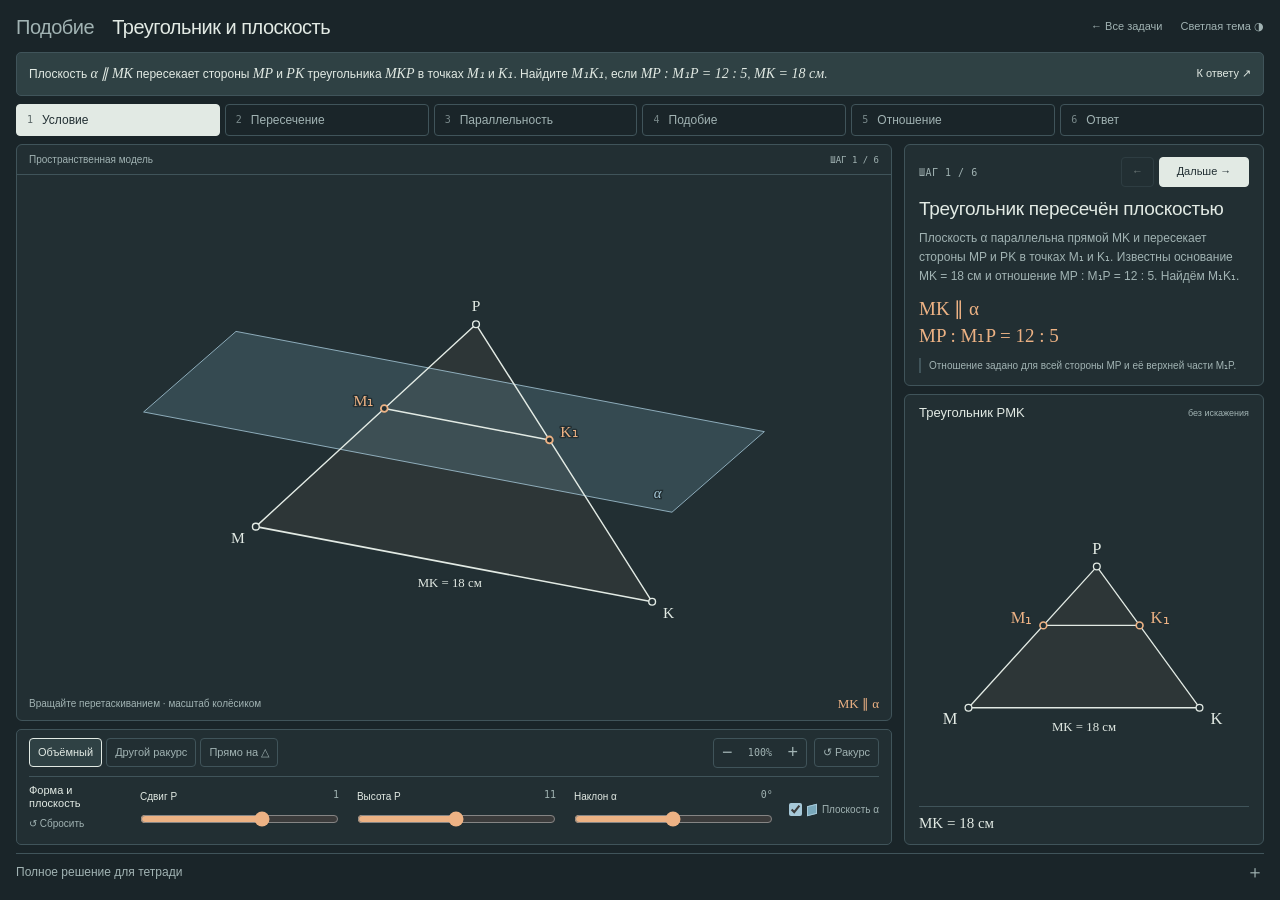
<file: anatomy-triangle-plane-demo/dark.html>
<!doctype html><html lang="ru"><head><meta charset="utf-8"><meta name="viewport" content="width=device-width, initial-scale=1"><title>Треугольник и параллельная плоскость — подобие</title><style>
.iso{
  --anatomy-page:#0b0b0b;--anatomy-card:#131313;--anatomy-text:#a3a3a3;--anatomy-strong:#e6e6e6;--anatomy-muted:#6e6e6e;
  --anatomy-paper:#131313;--anatomy-face:#1b1b1b;--anatomy-top:#1c1c1c;
  --anatomy-shade-0:#0f0f0f;--anatomy-shade-1:#121212;--anatomy-shade-2:#151515;--anatomy-shade-3:#181818;
  --anatomy-lit-top:#262626;--anatomy-lit-shade:#1d1d1d;
  --anatomy-hi:#d4d4d4;--anatomy-mid:#6a6a6a;--anatomy-lo:#3e3e3e;--anatomy-faint:#2a2a2a;--anatomy-lit:#ffffff;
  --anatomy-halo:#050505;--anatomy-halo-opacity:.9;--anatomy-dot:#e6e6e6;
  --anatomy-red:#ff6b6b;--anatomy-green:#6be0a0;--anatomy-blue:#6b9bff;
  --anatomy-weight:.6px;--anatomy-ease:cubic-bezier(.32,.72,0,1);
  --anatomy-mono:ui-monospace,"SF Mono",Menlo,Consolas,monospace;
  --anatomy-lift:inset 0 1px 0 0 #ffffff0a,inset 0 0 0 1px #ffffff06,0 0 0 1px #00000026,0 1px 1px -.5px #00000014,0 3px 3px -1.5px #00000014,0 6px 6px -3px #00000014,0 12px 12px -6px #00000014;
}
.iso[data-theme="light"]{
  --anatomy-page:#f2f2ef;--anatomy-card:#fbfbfa;--anatomy-text:#57575a;--anatomy-strong:#18181a;--anatomy-muted:#8c8c90;
  --anatomy-paper:#fbfbfa;--anatomy-face:#ffffff;--anatomy-top:#ffffff;
  --anatomy-shade-0:#dcdcd9;--anatomy-shade-1:#e5e5e2;--anatomy-shade-2:#ededea;--anatomy-shade-3:#f4f4f1;
  --anatomy-lit-top:#ffffff;--anatomy-lit-shade:#eeeeeb;
  --anatomy-hi:#26262a;--anatomy-mid:#8a8a8f;--anatomy-lo:#b4b4b8;--anatomy-faint:#d4d4d6;--anatomy-lit:#000000;
  --anatomy-halo:#8a8a80;--anatomy-halo-opacity:.32;--anatomy-dot:#3a3a3e;
  --anatomy-red:#e5484d;--anatomy-green:#30a46c;--anatomy-blue:#3e63dd;
  --anatomy-lift:inset 0 1px 0 0 #ffffff,0 0 0 1px #0000000f,0 1px 1px -.5px #0000000a,0 3px 3px -1.5px #0000000a,0 6px 6px -3px #0000000a,0 12px 12px -6px #0000000a;
}
.iso-svg{display:block;width:100%;height:auto;overflow:visible}
.iso-svg path,.iso-svg circle{vector-effect:non-scaling-stroke}
.iso-fill{fill:var(--anatomy-paper);stroke:none}
.iso-solid[data-lit]>.iso-fill{fill:var(--anatomy-face)}
.iso-shade,.iso-top{stroke:none}
.iso-shade[data-shade="0"]{fill:var(--anatomy-shade-0)}
.iso-shade[data-shade="1"]{fill:var(--anatomy-shade-1)}
.iso-shade[data-shade="2"]{fill:var(--anatomy-shade-2)}
.iso-shade[data-shade="3"]{fill:var(--anatomy-shade-3)}
.iso-top{fill:var(--anatomy-top)}
.iso-solid[data-lit]>.iso-top{fill:var(--anatomy-lit-top)}
.iso-solid[data-lit]>.iso-shade{fill:var(--anatomy-lit-shade)}
.iso-solid[data-seamless]>.iso-shade,.iso-solid[data-seamless]>.iso-top{stroke-width:.4;stroke-linejoin:round}
.iso-solid[data-seamless]>.iso-shade[data-shade="0"]{stroke:var(--anatomy-shade-0)}
.iso-solid[data-seamless]>.iso-shade[data-shade="1"]{stroke:var(--anatomy-shade-1)}
.iso-solid[data-seamless]>.iso-shade[data-shade="2"]{stroke:var(--anatomy-shade-2)}
.iso-solid[data-seamless]>.iso-shade[data-shade="3"]{stroke:var(--anatomy-shade-3)}
.iso-solid[data-seamless]>.iso-top{stroke:var(--anatomy-top)}
.iso-solid[data-seamless][data-lit]>.iso-top{stroke:var(--anatomy-lit-top)}
.iso-solid[data-seamless][data-lit]>.iso-shade{stroke:var(--anatomy-lit-shade)}
.iso-solid[data-lit]>.iso-edge{stroke:var(--anatomy-lit)}
.iso-halo{fill:var(--anatomy-halo);stroke:none;filter:blur(9px);opacity:var(--anatomy-halo-opacity);transform:translateY(3px)}
.iso-line{fill:none;stroke:var(--anatomy-lo);stroke-width:var(--anatomy-weight);stroke-linecap:round;stroke-linejoin:round}
.iso-line[data-tone="hi"]{stroke:var(--anatomy-hi)}
.iso-line[data-tone="mid"]{stroke:var(--anatomy-mid)}
.iso-line[data-tone="lo"]{stroke:var(--anatomy-lo)}
.iso-line[data-tone="faint"]{stroke:var(--anatomy-faint)}
.iso-line[data-tone="lit"]{stroke:var(--anatomy-lit)}
.iso-line[data-tone="red"]{stroke:var(--anatomy-red)}
.iso-line[data-tone="green"]{stroke:var(--anatomy-green)}
.iso-line[data-tone="blue"]{stroke:var(--anatomy-blue)}
.iso-line[data-dotted]{stroke-dasharray:.01 3.5;stroke-width:1}
.iso-line[data-dashed]{stroke-dasharray:3 3}
.iso-line[data-flow]{stroke-dasharray:2 6}
.iso-wire-end{fill:var(--anatomy-paper);stroke:var(--anatomy-lo);stroke-width:var(--anatomy-weight)}
.iso-wire[data-tone="hi"] .iso-wire-end{stroke:var(--anatomy-hi)}
.iso-wire[data-tone="mid"] .iso-wire-end{stroke:var(--anatomy-mid)}
.iso-wire[data-tone="faint"] .iso-wire-end{stroke:var(--anatomy-faint)}
.iso-wire[data-tone="lit"] .iso-wire-end{stroke:var(--anatomy-lit)}
.iso-dots circle{fill:var(--anatomy-dot);stroke:none;opacity:.32}
.iso-dots[data-tone="hi"] circle{opacity:.85}
.iso-dots[data-tone="mid"] circle{opacity:.45}
.iso-dots[data-tone="lo"] circle{opacity:.22}
.iso-dots[data-tone="faint"] circle{opacity:.12}
.iso-face-text{fill:var(--anatomy-mid);font-family:var(--anatomy-mono);letter-spacing:.04em}
.iso-face-text[data-tone="hi"]{fill:var(--anatomy-hi)}
.iso-face-text[data-tone="lo"]{fill:var(--anatomy-lo)}
.iso-face-text[data-tone="faint"]{fill:var(--anatomy-faint)}
.tb-body{fill:var(--anatomy-shade-2);stroke:none}
.tb-shine{fill:var(--anatomy-top);stroke:none}
.tb-shade{fill:var(--anatomy-shade-0);stroke:none}
.tb-ring{fill:none;stroke:var(--anatomy-lo);stroke-width:.45;stroke-linecap:butt;stroke-linejoin:round}
.tb-ring[data-tone="mid"]{stroke:var(--anatomy-mid)}
.tb-ring[data-tone="faint"]{stroke:var(--anatomy-faint)}
.tb-ring[data-tone="hi"]{stroke:var(--anatomy-hi)}
@keyframes iso-flow{to{stroke-dashoffset:-32}}
@keyframes iso-pulse{0%,100%{opacity:.18}12%{opacity:1}40%{opacity:.18}}
.iso-line[data-flow]{animation:iso-flow 1600ms linear infinite}
.iso-dots circle[data-pulse]{animation:iso-pulse 1600ms steps(1,end) infinite;animation-delay:var(--pulse-at,0ms)}
.iso-figure{margin:32px 0 36px}
.iso-plate{position:relative;padding:52px 24px;border-radius:0;background:var(--anatomy-card);box-shadow:0 0 0 1px var(--anatomy-mid);--anatomy-paper:var(--anatomy-card)}
.iso-plate-corners{position:absolute;inset:18px 20px;pointer-events:none}
.iso-plate-corner{position:absolute;color:var(--anatomy-muted);font-family:var(--anatomy-mono);font-size:10.5px;line-height:1;letter-spacing:.04em;white-space:nowrap}
.iso-plate-corner[data-corner="fig"]{top:0;left:0;color:var(--anatomy-text)}
.iso-plate-corner[data-corner="title"]{top:0;right:0;text-transform:uppercase;letter-spacing:.1em}
.iso-plate-corner[data-corner="hint"]{bottom:0;left:0;text-transform:uppercase;letter-spacing:.1em}
.iso-plate-corner[data-corner="readout"]{right:0;bottom:0;color:var(--anatomy-text);font-variant-numeric:tabular-nums}
.iso-plate .iso-svg{margin:0 auto}
.iso-legend{display:grid;gap:8px;margin-top:12px;color:var(--anatomy-muted);font-size:13px;line-height:1.55}
.iso-keys{display:flex;flex-wrap:wrap;gap:6px 18px}
.iso-key{display:inline-flex;align-items:center;gap:7px}
.iso-swatch{width:16px;height:10px;flex:none;overflow:visible}
.iso-swatch path{fill:none;stroke:var(--anatomy-hi);stroke-width:1;vector-effect:non-scaling-stroke;stroke-linejoin:round;stroke-linecap:round}
.iso-swatch[data-mark="raised"] path,.iso-swatch[data-mark="flat"] path{stroke:var(--anatomy-mid)}
.iso-swatch[data-mark="lit"] path{stroke:var(--anatomy-lit)}
.iso-swatch[data-mark="dim"] path{stroke:var(--anatomy-lo)}
.iso-swatch[data-mark="dotted"] path{stroke-dasharray:.01 3;stroke-width:1.4}
.iso-swatch[data-mark="dashed"] path{stroke-dasharray:3 2.5}
.iso-swatch[data-mark="red"] path{stroke:var(--anatomy-red)}
.iso-swatch[data-mark="green"] path{stroke:var(--anatomy-green)}
.iso-swatch[data-mark="blue"] path{stroke:var(--anatomy-blue)}
.iso-swatch-crease{stroke:var(--anatomy-lo)!important}
@media (max-width:560px){.iso-plate{padding:48px 12px 70px}.iso-plate-corner[data-corner="hint"]{bottom:18px}}
@media (prefers-reduced-motion:reduce){.iso-line[data-flow],.iso-dots circle[data-pulse]{animation:none}}

*{box-sizing:border-box}
html{color-scheme:dark}
body[data-theme="light"]{color-scheme:light}
body{margin:0;background:var(--anatomy-page);color:var(--anatomy-text);font:14px/1.6 ui-sans-serif,system-ui,-apple-system,"Segoe UI",sans-serif;-webkit-font-smoothing:antialiased}
.iso-page{width:min(1480px,100% - 32px);margin:64px auto 96px}
body{--paper:#f2f2ec;--panel:#fcfcf8;--ink:#303f43;--muted:#6c7b7c;--border:#d3dcd6;--soft:#e7ede7;--accent:#a15c34;--accent-soft:#f2e4d3;--plane:#648ba1;--plane-fill:#8fb4c6;background:var(--paper);color:var(--ink);font-family:Arial,Helvetica,sans-serif}
body[data-theme="dark"]{--paper:#1a2529;--panel:#222f33;--ink:#e2eae4;--muted:#a1b3b3;--border:#40545a;--soft:#2f4144;--accent:#edb284;--accent-soft:#493c30;--plane:#a6c8d8;--plane-fill:#79a8bb}
body.iso{--anatomy-card:var(--panel);--anatomy-page:var(--paper);--anatomy-text:var(--ink);--anatomy-muted:var(--muted)}
*{box-sizing:border-box}[hidden]{display:none!important}button,input{font:inherit}button{cursor:pointer;touch-action:manipulation}button:disabled{opacity:.4;cursor:default}button:focus-visible,input:focus-visible,summary:focus-visible{outline:2px solid var(--plane);outline-offset:3px}.sr-only{position:absolute;width:1px;height:1px;overflow:hidden;clip:rect(0,0,0,0);white-space:nowrap}
.iso-page{width:min(1480px,calc(100% - 32px));height:calc(100dvh - 20px);margin:10px auto;display:flex;flex-direction:column;gap:8px}
h1,h2,p,figure{margin:0}h1{font-size:20px;font-weight:500;letter-spacing:-.5px;line-height:1.3}h1 span{color:var(--muted);margin-right:13px}h2{font-size:19px;font-weight:500;line-height:1.25;letter-spacing:-.3px}.masthead{display:flex;align-items:center;justify-content:space-between;gap:12px;min-height:34px}.header-actions{display:flex;align-items:center;gap:18px}.class-tag{font-size:11px;color:var(--muted)}.quiet-button{border:0;background:none;color:var(--muted);padding:4px 0;font-size:11px}
.problem{display:flex;align-items:center;gap:20px;justify-content:space-between;padding:8px 12px;border:1px solid var(--border);border-radius:5px;background:var(--soft)}.problem p{font-size:12px;line-height:1.55}.problem i{font-family:Georgia,serif;font-size:14px}.problem button{border:0;background:none;white-space:nowrap;color:var(--ink);font-size:11px;padding:4px 0}
.steps{display:grid;grid-template-columns:repeat(6,1fr);gap:5px}.steps button{display:flex;align-items:center;gap:9px;text-align:left;padding:7px 10px;border:1px solid var(--border);border-radius:4px;background:transparent;color:var(--muted);font-size:12px;line-height:1.4;white-space:nowrap}.steps button>span{font:10px var(--anatomy-mono);opacity:.7}.steps button[aria-pressed="true"]{background:var(--ink);border-color:var(--ink);color:var(--panel)}.steps button[data-complete="true"]>span{color:var(--accent);opacity:1}
.workspace{display:grid;grid-template-columns:minmax(0,1fr) 360px;gap:12px;flex:1;min-height:440px}.scene-column{display:flex;flex-direction:column;min-width:0;min-height:0;gap:8px}.iso-plate{padding:0;box-shadow:none;background:var(--panel);border:1px solid var(--border);border-radius:6px;display:flex;flex-direction:column;flex:1;min-height:0;overflow:hidden}.plate-top,.plate-bottom{display:flex;align-items:center;justify-content:space-between;gap:12px;flex-shrink:0;font-size:10px;color:var(--muted);padding:8px 12px;line-height:1.3}.plate-top{border-bottom:1px solid var(--border)}#plate-step{font:9px var(--anatomy-mono)}.plate-bottom{min-height:32px}.plate-bottom [data-readout]{color:var(--accent);font:13px Georgia,serif;white-space:nowrap}.orbit-stage{position:relative;flex:1;min-height:0;touch-action:none;cursor:grab;user-select:none;-webkit-user-select:none}.orbit-stage.is-dragging{cursor:grabbing}.orbit-stage:focus-visible{outline:2px solid var(--plane);outline-offset:-3px}.iso-svg{display:block;width:100%;height:100%}
.model-controls{flex-shrink:0;background:var(--panel);border:1px solid var(--border);border-radius:5px;padding:8px 12px}.view-toolbar{display:flex;align-items:center;justify-content:space-between;gap:10px}.view-presets,.camera-actions{display:flex;align-items:center;gap:4px}.view-toolbar button{border:1px solid var(--border);background:none;color:var(--muted);border-radius:4px;padding:6px 8px;font-size:11px;white-space:nowrap;line-height:1.3}.view-presets button[aria-pressed="true"]{color:var(--ink);background:var(--soft);border-color:var(--ink)}.zoom-controls{display:flex;align-items:center;border:1px solid var(--border);border-radius:4px}.zoom-controls button{border:0;font-size:18px;padding:1px 8px;min-height:28px}.zoom-controls output{font:10px var(--anatomy-mono);color:var(--muted);width:39px;text-align:center}#reset-view{margin-left:3px}
.experiment{display:grid;grid-template-columns:95px minmax(0,1fr) auto;gap:16px;align-items:center;margin-top:8px;padding-top:7px;border-top:1px solid var(--border)}.experiment-heading h2{font-size:12px;letter-spacing:0}.experiment-heading button{font-size:10px}.sliders{display:grid;grid-template-columns:1fr 1fr;gap:18px}.sliders label{display:block;min-width:0;font-size:10px}.sliders label>span{display:flex;justify-content:space-between;gap:8px}.sliders output{font:10px var(--anatomy-mono);color:var(--muted)}input[type="range"]{display:block;width:100%;margin:3px 0 0;accent-color:var(--accent);height:22px;cursor:pointer}#plane-control{display:flex;align-items:center;gap:5px;font-size:10px;color:var(--muted);white-space:nowrap}#plane-control[aria-disabled="true"]{opacity:.45}#plane-control input{margin:0;accent-color:var(--plane)}.plane-key{display:block;background:var(--plane-fill);border:1px solid var(--plane);width:10px;height:10px;transform:skewY(-15deg)}
.sidebar{display:flex;flex-direction:column;gap:8px;min-height:0}.explanation{background:var(--panel);border:1px solid var(--border);border-radius:6px;padding:12px 14px;flex-shrink:0}.step-heading{display:flex;justify-content:space-between;align-items:center;gap:8px;margin-bottom:10px}.eyebrow{font:10px var(--anatomy-mono);color:var(--muted);letter-spacing:.5px}.navigation{display:flex;gap:5px}.navigation button{background:none;color:var(--ink);border:1px solid var(--border);border-radius:4px;font-size:11px;padding:6px 10px;line-height:1.4}.navigation button:last-child{background:var(--ink);border-color:var(--ink);color:var(--panel);min-width:90px}#step-copy{font-size:12px;line-height:1.6;color:var(--muted);margin-top:8px}.formula{font:19px/1.4 Georgia,serif;color:var(--accent);white-space:pre-line;margin-top:10px}.step-hint{font-size:10px;line-height:1.5;color:var(--muted);margin-top:9px;border-left:2px solid var(--border);padding-left:8px}
.flat-panel{background:var(--panel);border:1px solid var(--border);border-radius:6px;padding:10px 14px;display:flex;flex-direction:column;flex:1;min-height:130px}.flat-header{display:flex;justify-content:space-between;align-items:center;gap:8px}.flat-header h2{font-size:13px;letter-spacing:0}.flat-header>span{font-size:9px;color:var(--muted)}#flat{display:block;width:100%;flex:1;min-height:0;height:0;margin:2px 0}#flat [data-point] text{font-size:18px}.flat-fact{font:15px/1.4 Georgia,serif;border-top:1px solid var(--border);padding-top:6px}.answer-box{font-size:11px;color:var(--accent);margin-top:3px}.answer-box strong{font:16px Georgia,serif}
.triangle-fill{fill:var(--accent);fill-opacity:.055;stroke:none}.alpha-fill{fill:var(--plane-fill);fill-opacity:.22;stroke:var(--plane);stroke-width:.8}.trap-line{fill:var(--soft);fill-opacity:.5;stroke:var(--ink);stroke-width:1.2;stroke-linejoin:round}.triangle-line{fill:none;stroke:var(--ink);stroke-width:1.4;stroke-linecap:round;stroke-linejoin:round}.base-line{fill:none;stroke:var(--ink);stroke-width:1.6;stroke-linecap:round}.base-line.highlight{stroke:var(--accent);stroke-width:2}.midline{stroke:var(--accent);stroke-width:2.7;fill:none;stroke-linecap:round}.equal-mark,.parallel-mark{fill:none;stroke:var(--ink);stroke-width:1.3;stroke-linecap:round;stroke-linejoin:round}.parallel-mark{stroke:var(--accent);stroke-width:1.8}[data-point] circle{fill:var(--panel);stroke:var(--ink);stroke-width:1.4}[data-point] text{font:17px Georgia,serif;fill:var(--ink);paint-order:stroke;stroke:var(--panel);stroke-width:3px;stroke-linejoin:round}.length-label{font:14px Georgia,serif;fill:var(--ink);text-anchor:middle;paint-order:stroke;stroke:var(--panel);stroke-width:4px;stroke-linejoin:round}.answer-label{fill:var(--accent);font-size:15px}.plane-label{font:italic 16px Georgia,serif;fill:var(--plane);paint-order:stroke;stroke:var(--panel);stroke-width:3px}
.written-solution{flex-shrink:0;border-top:1px solid var(--border)}summary{cursor:pointer;display:flex;align-items:center;justify-content:space-between;gap:15px;list-style:none;padding:6px 0;font-size:12px;line-height:1.5;color:var(--muted)}summary::-webkit-details-marker{display:none}summary span{font:18px Georgia,serif}.written-solution[open] summary span{transform:rotate(45deg)}.written-solution>div{max-width:950px;padding:10px 0}.written-solution p{font-size:13px;line-height:1.8;color:var(--muted);margin-bottom:12px}.written-solution i{font-family:Georgia,serif;color:var(--ink)}.written-solution .written-answer{color:var(--accent)}
@media(max-width:1150px){.workspace{grid-template-columns:minmax(0,1fr) 320px}.view-toolbar{flex-wrap:wrap;gap:5px}.experiment{grid-template-columns:85px minmax(0,1fr);gap:5px 12px}#plane-control{grid-column:2}.sliders{gap:12px}.step-hint{display:none}.explanation h2{font-size:18px}}
@media(min-width:821px) and (max-height:740px){.step-hint{display:none}.explanation{padding:10px 12px}.step-heading{margin-bottom:6px}.formula{margin-top:6px;font-size:18px}#step-copy{line-height:1.5}.flat-panel{padding:8px 12px}.flat-header>span{display:none}}
@media(max-width:820px){
 .iso-page{width:calc(100% - 20px);height:auto;margin:8px auto 14px;gap:7px}.masthead{align-items:start;min-height:32px}h1{font-size:17px;max-width:250px}h1 span{display:block;font-size:11px;margin:0 0 3px;letter-spacing:0}.class-tag{display:none}.header-actions{padding-top:3px}.header-actions button{font-size:10px}.problem{padding:7px 9px;gap:8px}.problem p{font-size:11px;line-height:1.5}.problem i{font-size:12px}.problem button{font-size:10px;align-self:start}.steps{grid-template-columns:repeat(3,1fr);gap:4px}.steps button{font-size:10px;padding:6px 7px;gap:6px}
 .workspace{display:flex;flex-direction:column;min-height:0;gap:7px}.scene-column,.sidebar{display:contents}.iso-plate{position:sticky;top:0;z-index:10;flex:none;height:clamp(200px,34svh,320px);box-shadow:0 4px 8px #00000009}.plate-top,.plate-bottom{font-size:9px;padding:6px 9px}.plate-bottom{min-height:28px;gap:8px}#scene-hint{max-width:70%;font-size:9px}.plate-bottom [data-readout]{font-size:12px}.model-controls{padding:8px 9px}.view-toolbar{flex-wrap:wrap;gap:6px}.view-presets{flex:1;justify-content:space-between;gap:4px}.view-toolbar button{font-size:10px;padding:7px 8px}.camera-actions{justify-content:space-between;width:100%;gap:8px}.zoom-controls button{padding:0 10px;min-height:30px;font-size:18px}#reset-view{margin-left:auto}.experiment{grid-template-columns:75px minmax(0,1fr);gap:3px 9px;margin-top:6px;padding-top:6px}.experiment-heading h2{font-size:11px}.sliders{gap:12px}.sliders label{font-size:10px}.sliders input{height:25px}#plane-control{grid-column:2;min-height:25px}#plane-control input{width:14px;height:14px}.explanation{padding:12px}.explanation h2{font-size:19px}.step-hint{display:none}#step-copy{font-size:12px}.navigation button{min-height:34px}.flat-panel{min-height:0;flex:none;padding:12px}#flat{height:210px;flex:none}.flat-fact{font-size:17px}.flat-header>span{display:inline}.written-solution{margin-top:3px}
}
@media(prefers-reduced-motion:reduce){*,*::before,*::after{animation:none!important;transition:none!important;scroll-behavior:auto!important}}
/* Mathematical annotations specific to the triangle and parallel plane. */
.sliders{grid-template-columns:repeat(3,minmax(0,1fr))}.experiment-heading h2{font-size:11px}.small-fill{fill:var(--accent);fill-opacity:.12;stroke:none}.trace-line{fill:none;stroke:var(--plane);stroke-width:1;stroke-dasharray:5 5}.section-line{fill:none;stroke:var(--ink);stroke-width:1.5;stroke-linecap:round}.section-line.highlight{stroke:var(--accent);stroke-width:2.7}.upper-side{fill:none;stroke:var(--accent);stroke-width:2.5;stroke-linecap:round}.ratio-ticks{fill:none;stroke:var(--ink);stroke-width:1;stroke-linecap:round}.angle-mark{fill:none;stroke:var(--accent);stroke-width:1;stroke-linecap:round}[data-point="M1"] circle,[data-point="K1"] circle{stroke:var(--accent);stroke-width:1.8}[data-point="M1"] text,[data-point="K1"] text{fill:var(--accent)}.ratio-strip{margin-top:8px}.ratio-caption{display:flex;justify-content:space-between;gap:8px;color:var(--muted);font-size:9px;margin-bottom:4px}.ratio-caption span:first-child{color:var(--accent)}.ratio-bar{display:grid;grid-template-columns:repeat(12,1fr);gap:3px}.ratio-bar i{height:8px;background:var(--soft);border:1px solid var(--border);border-radius:1px}.ratio-bar .selected{background:var(--accent);border-color:var(--accent)}
@media(max-width:820px){.sliders{grid-template-columns:repeat(2,minmax(0,1fr))}.sliders label:last-child{grid-column:1/-1}.experiment-heading{align-self:start;padding-top:2px}.explanation h2{font-size:19px}.plate-bottom [data-readout]{font-size:11px}.steps button{font-size:9.5px}}

.catalog-link{font-size:11px;color:var(--muted);text-decoration:none;white-space:nowrap}.catalog-link:hover{color:var(--ink);text-decoration:underline}.catalog-link:focus-visible{outline:2px solid var(--plane);outline-offset:3px}
@media(max-width:820px){.header-actions{flex-direction:column;align-items:flex-end;gap:0;min-width:78px}.catalog-link{font-size:10px;line-height:1.6}}

</style><link rel="icon" type="image/svg+xml" href="../favicon.svg"></head><body class="iso" data-theme="dark"><main class="iso-page">
<header class="masthead" id="top">
 <h1><span>Подобие</span> Треугольник и плоскость</h1>
 <div class="header-actions"><a class="catalog-link" href="../">← Все задачи</a><button id="theme" type="button" class="quiet-button">Тёмная тема ◐</button></div>
</header>
<section class="problem" aria-label="Условие задачи">
 <p>Плоскость <i>α ∥ MK</i> пересекает стороны <i>MP</i> и <i>PK</i> треугольника <i>MKP</i> в точках <i>M₁</i> и <i>K₁</i>. Найдите <i>M₁K₁</i>, если <i>MP : M₁P = 12 : 5</i>, <i>MK = 18 см</i>.</p>
 <button type="button" id="show-answer">К ответу ↗</button>
</section>
<nav class="steps" aria-label="Шаги решения"><button type="button" data-step="0" aria-pressed="true"><span>1</span>Условие</button><button type="button" data-step="1" aria-pressed="false"><span>2</span>Пересечение</button><button type="button" data-step="2" aria-pressed="false"><span>3</span>Параллельность</button><button type="button" data-step="3" aria-pressed="false"><span>4</span>Подобие</button><button type="button" data-step="4" aria-pressed="false"><span>5</span>Отношение</button><button type="button" data-step="5" aria-pressed="false"><span>6</span>Ответ</button></nav>
<section class="workspace" aria-label="Визуальное решение">
 <div class="scene-column">
  <figure class="iso-plate" id="main-plate">
   <div class="plate-top"><span>Пространственная модель</span><span id="plate-step">ШАГ 1 / 6</span></div>
   <div id="orbit-stage" class="orbit-stage" tabindex="0" role="group" aria-label="Вращаемая трёхмерная модель. Перетаскивайте мышью или пальцем. Стрелки вращают, плюс и минус меняют масштаб, Home возвращает ракурс." aria-describedby="orbit-help">
    <svg id="scene" class="iso-svg" viewBox="0 0 800 560" role="img" aria-labelledby="scene-title scene-desc"><title id="scene-title">Треугольник PMK и плоскость α</title><desc id="scene-desc">M₁ и K₁ — точки пересечения сторон с плоскостью α. Переходите по шагам решения кнопкой «Дальше».</desc><path id="scene-whole" class="triangle-fill"/><path id="scene-alpha" class="alpha-fill"/><path id="scene-small" class="small-fill"/><path id="scene-sides" class="triangle-line"/><path id="scene-base" class="base-line"/><path id="scene-trace" class="trace-line"/><path id="scene-upper-side" class="upper-side"/><path id="scene-section" class="section-line"/><path id="scene-ratio-ticks" class="ratio-ticks"/><path id="scene-parallel" class="parallel-mark"/><path id="scene-angles" class="angle-mark"/><g id="scene-points"><g data-point="P"><circle r="3.7"/><text>P</text></g><g data-point="M"><circle r="3.7"/><text>M</text></g><g data-point="K"><circle r="3.7"/><text>K</text></g><g data-point="M1"><circle r="3.7"/><text>M₁</text></g><g data-point="K1"><circle r="3.7"/><text>K₁</text></g></g><text id="scene-length" class="length-label">MK = 18 см</text><text id="scene-result" class="length-label answer-label">M₁K₁ = 7,5 см</text><text id="scene-plane-name" class="plane-label">α</text></svg>
   </div>
   <figcaption class="plate-bottom"><span id="scene-hint">Вращайте перетаскиванием · масштаб колёсиком</span><span id="scene-readout" data-readout>MK ∥ α</span></figcaption>
  </figure>
  <div class="model-controls">
   <div class="view-toolbar">
    <div class="view-presets" role="group" aria-label="Точка наблюдения"><button type="button" data-view="front" aria-pressed="true">Объёмный</button><button type="button" data-view="reverse" aria-pressed="false">Другой ракурс</button><button type="button" data-view="triangle" aria-pressed="false">Прямо на △</button></div>
    <div class="camera-actions"><div class="zoom-controls" role="group" aria-label="Масштаб модели"><button type="button" id="zoom-out" aria-label="Отдалить модель">−</button><output id="zoom-value">100%</output><button type="button" id="zoom-in" aria-label="Приблизить модель">+</button></div><button type="button" id="reset-view" title="Вернуть исходный ракурс">↺ Ракурс</button></div>
   </div>
   <div class="experiment" aria-labelledby="experiment-heading">
    <div class="experiment-heading"><h2 id="experiment-heading">Форма и плоскость</h2><button type="button" id="reset" class="quiet-button">↺ Сбросить</button></div>
    <div class="sliders"><label for="px"><span>Сдвиг P<output id="px-value">1</output></span><input id="px" type="range" min="-4" max="4" step=".1" value="1"></label><label for="pz"><span>Высота P<output id="pz-value">11</output></span><input id="pz" type="range" min="8" max="14" step=".1" value="11"></label><label for="tilt"><span>Наклон α<output id="tilt-value">0°</output></span><input id="tilt" type="range" min="-30" max="30" step="1" value="0"></label></div>
    <label id="plane-control"><input type="checkbox" id="show-plane" checked><i class="plane-key" aria-hidden="true"></i> Плоскость α</label>
   </div>
   <p id="orbit-help" class="sr-only">Вращение — перетаскиванием, масштаб — колёсиком или двумя пальцами. В фокусе модели стрелки вращают, Home возвращает ракурс; вне модели стрелки переключают шаги решения.</p>
  </div>
 </div>
 <div class="sidebar">
  <section class="explanation" aria-labelledby="step-title">
   <div class="step-heading"><p class="eyebrow" id="step-count">ШАГ 1 / 6</p><span id="step-category" class="sr-only">ДАНО</span><div class="navigation"><button type="button" id="previous-step" aria-label="Предыдущий шаг">←</button><button type="button" id="next-step">Дальше →</button></div></div>
   <h2 id="step-title"></h2><p id="step-copy"></p><div class="formula" id="step-formula"></div><div class="ratio-strip" id="ratio-strip" hidden><div class="ratio-caption"><span>PM₁ — 5 долей</span><span>PM — 12 долей</span></div><div class="ratio-bar" role="img" aria-label="Весь отрезок PM разделён на 12 равных долей. PM₁ занимает первые пять долей от P."><i class="selected"></i><i class="selected"></i><i class="selected"></i><i class="selected"></i><i class="selected"></i><i></i><i></i><i></i><i></i><i></i><i></i><i></i></div></div><p class="step-hint" id="step-hint"></p>
  </section>
  <aside class="flat-panel" aria-labelledby="flat-heading"><div class="flat-header"><h2 id="flat-heading">Треугольник PMK</h2><span>без искажения</span></div><svg id="flat" viewBox="0 0 360 290" role="img" aria-label="Треугольники PMK и PM₁K₁"><path id="flat-whole" class="triangle-fill"/><path id="flat-alpha" class="alpha-fill"/><path id="flat-small" class="small-fill"/><path id="flat-sides" class="triangle-line"/><path id="flat-base" class="base-line"/><path id="flat-trace" class="trace-line"/><path id="flat-upper-side" class="upper-side"/><path id="flat-section" class="section-line"/><path id="flat-ratio-ticks" class="ratio-ticks"/><path id="flat-parallel" class="parallel-mark"/><path id="flat-angles" class="angle-mark"/><g id="flat-points"><g data-point="P"><circle r="3.7"/><text>P</text></g><g data-point="M"><circle r="3.7"/><text>M</text></g><g data-point="K"><circle r="3.7"/><text>K</text></g><g data-point="M1"><circle r="3.7"/><text>M₁</text></g><g data-point="K1"><circle r="3.7"/><text>K₁</text></g></g><text id="flat-length" class="length-label">MK = 18 см</text><text id="flat-result" class="length-label answer-label">M₁K₁ = 7,5 см</text><text id="flat-plane-name" class="plane-label">α</text></svg><div id="flat-fact" class="flat-fact">MK = 18 см</div><p id="flat-explanation" class="sr-only"></p><div class="answer-box" id="answer-box" hidden>Ответ: <strong>M₁K₁ = 7,5 см</strong></div></aside>
 </div>
</section>
<details class="written-solution" id="written-solution"><summary>Полное решение для тетради <span aria-hidden="true">＋</span></summary><div><p>Пусть <i>β</i> — плоскость треугольника <i>PMK</i>. Поскольку точки <i>M₁</i> и <i>K₁</i> лежат в обеих плоскостях, прямая <i>M₁K₁</i> является линией пересечения <i>α</i> и <i>β</i>. При этом <i>MK ⊂ β</i> и <i>MK ∥ α</i>, поэтому <i>M₁K₁ ∥ MK</i>. Действительно, иначе их общая точка была бы точкой пересечения <i>MK</i> с плоскостью <i>α</i>, что невозможно.</p><p>Из параллельности <i>M₁K₁</i> и <i>MK</i> следуют равенства соответствующих углов. Значит, <i>△PM₁K₁ ∼ △PMK</i> по двум углам. Соответственно, <i>M₁K₁ / MK = PM₁ / PM</i>.</p><p>По условию <i>MP : M₁P = 12 : 5</i>. Следовательно, <i>PM₁ / PM = 5/12</i>, и <i>M₁K₁ = 18 · 5/12 = 7,5 см</i>. Числа 12 и 5 задают отношение длин, а не сами длины в сантиметрах.</p><p class="written-answer">Ответ: <i>7,5 см</i>.</p></div></details>
<p id="announcement" class="sr-only" role="status" aria-live="polite" aria-atomic="true"></p></main><script type="module">const IsoKit=(()=>{
const AZIMUTH = 45;
const ELEVATION = 30;
const SHADES = 4;
const RADIANS = Math.PI / 180;
const UNIT = Math.sqrt(1.6);
function cameraOf({ scale, azimuth = AZIMUTH, elevation = ELEVATION }) {
    const a = azimuth * RADIANS;
    const e = elevation * RADIANS;
    return { sinA: Math.sin(a), cosA: Math.cos(a), sinE: Math.sin(e), cosE: Math.cos(e), k: scale * UNIT };
}
function iso([x, y, z], projection) {
    const { origin } = projection;
    const { sinA, cosA, sinE, cosE, k } = cameraOf(projection);
    return [origin[0] + (x * sinA - y * cosA) * k, origin[1] + ((x * cosA + y * sinA) * sinE - z * cosE) * k];
}
function towardViewer(projection) {
    const { sinA, cosA } = cameraOf(projection);
    return [cosA, sinA];
}
function depthOf([x, y, z], projection) {
    const { sinA, cosA, sinE, cosE } = cameraOf(projection);
    return (x * cosA + y * sinA) * cosE + z * sinE;
}
const tenth = (value) => {
    const text = (Math.round(value * 10) / 10).toFixed(1).replace(/\.0$/, "");
    return text === "-0" ? "0" : text;
};
function pathOf(points, closed = false) {
    if (!points.length)
        return "";
    return points.map(([x, y], at) => `${at ? "L" : "M"}${tenth(x)} ${tenth(y)}`).join("") + (closed ? "Z" : "");
}
const joinPaths = (paths) => paths.filter(Boolean).join("");
function roundedPlan({ x, y, w, d, r }, steps = 8) {
    const radius = Math.max(0, Math.min(r, w / 2, d / 2));
    const corners = [
        [x + w - radius, y + radius, -90],
        [x + w - radius, y + d - radius, 0],
        [x + radius, y + d - radius, 90],
        [x + radius, y + radius, 180],
    ];
    const out = [];
    for (const [cx, cy, start] of corners) {
        const count = radius > 0 ? steps : 0;
        for (let step = 0; step <= count; step++) {
            const angle = (start + (count ? (90 * step) / count : 45)) * RADIANS;
            out.push([cx + radius * Math.cos(angle), cy + radius * Math.sin(angle)]);
        }
    }
    return out;
}
function signedArea(points) {
    let area = 0;
    for (let index = 0; index < points.length; index++) {
        const [ax, ay] = points[index];
        const [bx, by] = points[(index + 1) % points.length];
        area += ax * by - bx * ay;
    }
    return area / 2;
}
const oriented = (points) => (signedArea(points) < 0 ? [...points].reverse() : points);
function convexHull(points) {
    const sorted = [...points].sort((a, b) => a[0] - b[0] || a[1] - b[1]);
    if (sorted.length < 3)
        return sorted;
    const cross = (o, a, b) => (a[0] - o[0]) * (b[1] - o[1]) - (a[1] - o[1]) * (b[0] - o[0]);
    const lower = [];
    for (const point of sorted) {
        while (lower.length >= 2 && cross(lower[lower.length - 2], lower[lower.length - 1], point) <= 0)
            lower.pop();
        lower.push(point);
    }
    const upper = [];
    for (let index = sorted.length - 1; index >= 0; index--) {
        const point = sorted[index];
        while (upper.length >= 2 && cross(upper[upper.length - 2], upper[upper.length - 1], point) <= 0)
            upper.pop();
        upper.push(point);
    }
    return [...lower.slice(0, -1), ...upper.slice(0, -1)];
}
function runsOf(flags, want) {
    const count = flags.length;
    const runs = [];
    const start = flags.findIndex((flag, index) => flag !== flags[(index + count - 1) % count]);
    if (start < 0)
        return flags[0] === want ? [Array.from({ length: count + 1 }, (_, index) => index % count)] : [];
    let run = null;
    for (let step = 0; step < count; step++) {
        const index = (start + step) % count;
        if (flags[index] === want) {
            if (!run)
                run = [index];
            run.push((index + 1) % count);
        }
        else if (run) {
            runs.push(run);
            run = null;
        }
    }
    if (run)
        runs.push(run);
    return runs;
}
function extrude(ring, z, height, projection, options = {}) {
    const convex = options.convex ?? true;
    const count = ring.length;
    const counter = signedArea(ring) > 0;
    const [vx, vy] = towardViewer(projection);
    const { sinA, cosA } = cameraOf(projection);
    const normals = ring.map(([ax, ay], index) => {
        const [bx, by] = ring[(index + 1) % count];
        const dx = bx - ax;
        const dy = by - ay;
        const length = Math.hypot(dx, dy) || 1;
        return (counter ? [dy / length, -dx / length] : [-dy / length, dx / length]);
    });
    const facing = normals.map(([nx, ny]) => nx * vx + ny * vy > 1e-9);
    const top = ring.map(([x, y]) => iso([x, y, z + height], projection));
    const bottom = ring.map(([x, y]) => iso([x, y, z], projection));
    const outline = [];
    const crease = [];
    for (const run of runsOf(facing, false))
        outline.push(pathOf(run.map((index) => top[index])));
    for (const run of runsOf(facing, true)) {
        crease.push(pathOf(run.map((index) => top[index])));
        if (height > 0)
            outline.push(pathOf(run.map((index) => bottom[index])));
    }
    if (height > 0) {
        for (let index = 0; index < count; index++) {
            if (facing[(index + count - 1) % count] !== facing[index])
                outline.push(pathOf([top[index], bottom[index]]));
        }
    }
    let fill;
    if (convex) {
        fill = pathOf(convexHull([...top, ...bottom]), true);
    }
    else {
        const parts = [pathOf(oriented(top), true), pathOf(oriented(bottom), true)];
        for (let index = 0; index < count; index++) {
            if (!facing[index])
                continue;
            const next = (index + 1) % count;
            parts.push(pathOf(oriented([top[index], top[next], bottom[next], bottom[index]]), true));
        }
        fill = parts.join("");
    }
    const buckets = Array.from({ length: SHADES }, () => []);
    if (height > 0) {
        const [lx, ly] = [-sinA, cosA];
        for (let index = 0; index < count; index++) {
            if (!facing[index])
                continue;
            const [nx, ny] = normals[index];
            const lit = (nx * lx + ny * ly + 1) / 2;
            const shade = Math.min(SHADES - 1, Math.max(0, Math.floor(lit * SHADES)));
            const next = (index + 1) % count;
            buckets[shade].push(pathOf(oriented([top[index], top[next], bottom[next], bottom[index]]), true));
        }
    }
    let bevel;
    if (options.bevel && options.bevel > 0) {
        const by = options.bevel;
        const inset = ring.map(([x, y], index) => {
            const [ax, ay] = normals[(index + count - 1) % count];
            const [bx, by2] = normals[index];
            const mx = ax + bx;
            const my = ay + by2;
            const length = Math.hypot(mx, my) || 1;
            return [x - (mx / length) * by, y - (my / length) * by];
        });
        const insetTop = inset.map(([x, y]) => iso([x, y, z + height], projection));
        bevel = runsOf(facing, true)
            .map((run) => pathOf([top[run[0]], ...run.slice(1, -1).map((index) => insetTop[index]), top[run[run.length - 1]]]))
            .join("");
    }
    return {
        fill,
        outline: outline.join(""),
        crease: crease.join(""),
        top: pathOf(oriented(top), true),
        shades: buckets.map((paths) => paths.join("")),
        bevel,
    };
}
const ringOf = (plan, steps = 8) => roundedPlan(plan, steps);
function slabOf(plan, z, height, projection, steps = 8, bevel = 0) {
    return extrude(ringOf(plan, steps), z, height, projection, { convex: true, bevel });
}
function circleRing(cx, cy, radius, steps = 40) {
    return Array.from({ length: steps }, (_, step) => {
        const angle = (step / steps) * Math.PI * 2;
        return [cx + radius * Math.cos(angle), cy + radius * Math.sin(angle)];
    });
}
function cylinder(cx, cy, radius, z, height, projection, steps = 32, bevel = 0) {
    return extrude(circleRing(cx, cy, radius, steps), z, height, projection, { convex: true, bevel });
}
const insetPlan = ({ x, y, w, d, r }, by) => ({ x: x + by, y: y + by, w: w - by * 2, d: d - by * 2, r: Math.max(0, r - by) });
function onTop(points, z, projection, closed = false) {
    return pathOf(points.map(([x, y]) => iso([x, y, z], projection)), closed);
}
const planOutline = (plan, z, projection, steps = 8) => onTop(ringOf(plan, steps), z, projection, true);
const lineOnTop = (from, to, z, projection) => onTop([from, to], z, projection);
const segment = (from, to, projection) => pathOf([iso(from, projection), iso(to, projection)]);
const rise = (at, from, to, projection) => segment([at[0], at[1], from], [at[0], at[1], to], projection);
const ring = (cx, cy, radius, z, projection, steps = 40) => onTop(circleRing(cx, cy, radius, steps), z, projection, true);
const pointsAt = (points, projection) => points.map((point) => iso(point, projection));
function dotGrid(x, y, columns, rows, gap, z, projection) {
    const dots = [];
    for (let row = 0; row < rows; row++) {
        for (let column = 0; column < columns; column++)
            dots.push(iso([x + column * gap, y + row * gap, z], projection));
    }
    return dots;
}
function corners({ x, y, w, d }, inset = 0) {
    return [
        [x + inset, y + inset],
        [x + w - inset, y + inset],
        [x + inset, y + d - inset],
        [x + w - inset, y + d - inset],
    ];
}
function boxCorners({ x, y, w, d }, z0, z1) {
    const out = [];
    for (const px of [x, x + w])
        for (const py of [y, y + d])
            for (const z of [z0, z1])
                out.push([px, py, z]);
    return out;
}
function knurl(cx, cy, radius, z0, z1, count, projection, inset = 0.4) {
    const [vx, vy] = towardViewer(projection);
    const lines = [];
    for (let index = 0; index < count; index++) {
        const angle = (index / count) * Math.PI * 2;
        const nx = Math.cos(angle);
        const ny = Math.sin(angle);
        if (nx * vx + ny * vy < 0.15)
            continue;
        lines.push(segment([cx + radius * nx, cy + radius * ny, z0 + inset], [cx + radius * nx, cy + radius * ny, z1 - inset], projection));
    }
    return lines.join("");
}
function sideArc(cx, cy, radius, z, projection, steps = 24) {
    const [vx, vy] = towardViewer(projection);
    const facing = Math.atan2(vy, vx);
    const points = [];
    for (let step = 0; step <= steps; step++) {
        const angle = facing - Math.PI / 2 + (step / steps) * Math.PI;
        points.push(iso([cx + radius * Math.cos(angle), cy + radius * Math.sin(angle), z], projection));
    }
    return pathOf(points);
}
function ringSeam(ring, z, projection) {
    const count = ring.length;
    const counter = signedArea(ring) > 0;
    const [vx, vy] = towardViewer(projection);
    const facing = ring.map(([ax, ay], index) => {
        const [bx, by] = ring[(index + 1) % count];
        const dx = bx - ax;
        const dy = by - ay;
        const [nx, ny] = counter ? [dy, -dx] : [-dy, dx];
        return nx * vx + ny * vy > 1e-9;
    });
    return runsOf(facing, true).map((run) => pathOf(run.map((index) => iso([ring[index][0], ring[index][1], z], projection)))).join("");
}
const sideSeam = (plan, z, projection, steps = 8) => ringSeam(ringOf(plan, steps), z, projection);
function sideRing(center, radius, axis, projection, steps = 20) {
    const [px, py, pz] = center;
    const points = [];
    for (let step = 0; step < steps; step++) {
        const angle = (step / steps) * Math.PI * 2;
        const u = radius * Math.cos(angle);
        const v = radius * Math.sin(angle);
        points.push(iso(axis === "x" ? [px, py + u, pz + v] : [px + u, py, pz + v], projection));
    }
    return pathOf(points, true);
}
function coil(from, to, center, radius, turns, axis, projection, perTurn = 16) {
    const count = Math.max(1, Math.round(turns * perTurn));
    const back = [];
    const front = [];
    let run = [];
    let near = null;
    for (let index = 0; index <= count; index++) {
        const share = index / count;
        const angle = share * turns * Math.PI * 2;
        const u = radius * Math.cos(angle);
        const v = radius * Math.sin(angle);
        const along = from + (to - from) * share;
        const point = axis === "x" ? [along, center[0] + u, center[1] + v] : [center[0] + u, along, center[1] + v];
        const normal = axis === "x" ? [0, Math.cos(angle), Math.sin(angle)] : [Math.cos(angle), 0, Math.sin(angle)];
        const facing = depthOf(normal, projection) > 0;
        const flat = iso(point, projection);
        if (near === null)
            near = facing;
        if (facing !== near) {
            run.push(flat);
            (near ? front : back).push(pathOf(run));
            run = [flat];
            near = facing;
            continue;
        }
        run.push(flat);
    }
    if (run.length > 1)
        (near ? front : back).push(pathOf(run));
    return { back: back.join(""), front: front.join("") };
}
function topTicks(from, to, step, every, edge, z, lengths, projection, axis = "x") {
    const minor = [];
    const major = [];
    const first = Math.ceil(from / step) * step;
    for (let at = first, index = Math.round(first / step); at <= to + 1e-9; at += step, index++) {
        const big = index % every === 0;
        const length = big ? lengths[1] : lengths[0];
        const a = axis === "x" ? [at, edge] : [edge, at];
        const b = axis === "x" ? [at, edge + length] : [edge + length, at];
        (big ? major : minor).push(lineOnTop(a, b, z, projection));
    }
    return { minor: minor.join(""), major: major.join("") };
}
function sideTicks(from, to, step, every, face, top, lengths, projection, axis = "x") {
    const minor = [];
    const major = [];
    const first = Math.ceil(from / step) * step;
    for (let at = first, index = Math.round(first / step); at <= to + 1e-9; at += step, index++) {
        const big = index % every === 0;
        const length = big ? lengths[1] : lengths[0];
        const a = axis === "x" ? [at, face, top] : [face, at, top];
        const b = axis === "x" ? [at, face, top - length] : [face, at, top - length];
        (big ? major : minor).push(segment(a, b, projection));
    }
    return { minor: minor.join(""), major: major.join("") };
}
function radialTicks(cx, cy, radius, count, every, z, lengths, projection, from = 0, span = Math.PI * 2) {
    const minor = [];
    const major = [];
    const closed = Math.abs(span - Math.PI * 2) < 1e-9;
    const steps = closed ? count : count + 1;
    for (let index = 0; index < steps; index++) {
        const angle = from + (index / count) * span;
        const big = index % every === 0;
        const inner = radius - (big ? lengths[1] : lengths[0]);
        const sx = Math.sin(angle);
        const sy = -Math.cos(angle);
        (big ? major : minor).push(lineOnTop([cx + sx * inner, cy + sy * inner], [cx + sx * radius, cy + sy * radius], z, projection));
    }
    return { minor: minor.join(""), major: major.join("") };
}
const haloOf = (plan, z, height, projection) => slabOf(plan, z, height, projection).fill;
function axisVector(projection, [dx, dy, dz]) {
    const origin = iso([0, 0, 0], projection);
    const moved = iso([dx, dy, dz], projection);
    return [moved[0] - origin[0], moved[1] - origin[1]];
}
const fine = (value) => Math.round(value * 100) / 100;
function translateAlong(projection, by) {
    const [x, y] = axisVector(projection, by);
    return `translate(${fine(x)} ${fine(y)})`;
}
const thousandth = (value) => Math.round(value * 1000) / 1000;
function axesAt(at, z, projection) {
    const origin = iso([at[0], at[1], z], projection);
    const along = (point) => {
        const [px, py] = iso(point, projection);
        return [px - origin[0], py - origin[1]];
    };
    return { origin, x: along([at[0] + 1, at[1], z]), y: along([at[0], at[1] + 1, z]), z: along([at[0], at[1], z + 1]) };
}
const matrixOf = (u, v, origin) => `matrix(${thousandth(u[0])} ${thousandth(u[1])} ${thousandth(v[0])} ${thousandth(v[1])} ${thousandth(origin[0])} ${thousandth(origin[1])})`;
function holdStill(element, [dx, dy]) {
    const text = dx || dy ? `translate(${-dx} ${-dy})` : "";
    element.querySelectorAll("[data-hold]").forEach((node) => (text ? node.setAttribute("transform", text) : node.removeAttribute("transform")));
}
function topMatrix(at, z, projection, along = "x") {
    const { origin, x, y } = axesAt(at, z, projection);
    return along === "x" ? matrixOf(x, y, origin) : matrixOf([-y[0], -y[1]], x, origin);
}
function sideMatrix(at, z, projection, face) {
    const { origin, x, y, z: up } = axesAt(at, z, projection);
    const down = [-up[0], -up[1]];
    return face === "left" ? matrixOf(x, down, origin) : matrixOf([-y[0], -y[1]], down, origin);
}
function screenRise(height, projection) {
    const { cosE, k } = cameraOf(projection);
    return height * cosE * k;
}
function fitProjection(points, width, height, { pad = 24, headroom = 0, azimuth = AZIMUTH, elevation = ELEVATION } = {}) {
    const unit = { origin: [0, 0], scale: 1, azimuth, elevation };
    const flat = points.map((point) => iso(point, unit));
    const xs = flat.map(([x]) => x);
    const ys = flat.map(([, y]) => y);
    const left = Math.min(...xs);
    const right = Math.max(...xs);
    const up = Math.min(...ys);
    const down = Math.max(...ys);
    const scale = Math.min((width - pad * 2) / (right - left), (height - pad * 2 - headroom) / (down - up));
    return {
        origin: [width / 2 - ((left + right) / 2) * scale, headroom + (height - headroom) / 2 - ((up + down) / 2) * scale],
        scale,
        azimuth,
        elevation,
    };
}
const escape = (text) => text.replace(/&/g, "&amp;").replace(/</g, "&lt;").replace(/>/g, "&gt;").replace(/"/g, "&quot;");
const attrs = (pairs) => Object.entries(pairs)
    .filter(([, value]) => value !== undefined && value !== false)
    .map(([key, value]) => ` ${key}="${escape(String(value))}"`)
    .join("");
function solidSvg(paths, { tone = "hi", crease = "faint", halo = false, lit = false, flat = false, className, inner = "" } = {}) {
    const parts = [];
    if (halo)
        parts.push(`<path class="iso-halo" d="${paths.fill}"/>`);
    parts.push(`<path class="iso-fill" d="${paths.fill}"/>`);
    if (!flat) {
        paths.shades.forEach((d, shade) => {
            if (d)
                parts.push(`<path class="iso-shade" data-shade="${shade}" d="${d}"/>`);
        });
        parts.push(`<path class="iso-top" d="${paths.top}"/>`);
    }
    if (crease !== "none" && paths.crease)
        parts.push(`<path class="iso-line iso-crease" data-tone="${crease}" d="${paths.crease}"/>`);
    if (crease !== "none" && paths.bevel)
        parts.push(`<path class="iso-line iso-bevel" data-tone="${crease}" d="${paths.bevel}"/>`);
    if (inner)
        parts.push(inner);
    parts.push(`<path class="iso-line iso-edge" data-tone="${tone}" d="${paths.outline}"/>`);
    return `<g${attrs({ class: className ? `iso-solid ${className}` : "iso-solid", "data-lit": lit ? "" : undefined, "data-seamless": paths.seamless ? "" : undefined })}>${parts.join("")}</g>`;
}
function lineSvg(d, { tone = "lo", dotted = false, dashed = false, flow = false, className, free } = {}) {
    if (!d)
        return "";
    return `<path${attrs({
        class: className ? `iso-line ${className}` : "iso-line",
        "data-tone": tone,
        "data-free": free === true ? "" : free || undefined,
        "data-dotted": dotted ? "" : undefined,
        "data-dashed": dashed ? "" : undefined,
        "data-flow": flow ? "" : undefined,
        d,
    })}/>`;
}
function dotsSvg(points, { size = 0.5, tone = "mid", pulse = false } = {}) {
    const dots = points
        .map(([x, y, alpha], index) => `<circle cx="${tenth(x)}" cy="${tenth(y)}" r="${size}"${alpha !== undefined && alpha < 1 ? ` fill-opacity="${Math.max(0, alpha).toFixed(2)}"` : ""}${pulse ? ` data-pulse="" style="--pulse-at:${(index * 137) % 1600}ms"` : ""}/>`)
        .join("");
    return `<g class="iso-dots" data-tone="${tone}">${dots}</g>`;
}
function fadedSvg(list, style = {}) {
    const groups = new Map();
    for (const entry of list) {
        const [d, alpha] = Array.isArray(entry) ? entry : [entry.d, entry.alpha];
        if (!d || !(alpha > 0.02))
            continue;
        const level = Math.min(1, Math.round(alpha * 20) / 20);
        groups.set(level, (groups.get(level) ?? "") + d);
    }
    return [...groups].map(([alpha, d]) => (alpha >= 1 ? lineSvg(d, style) : `<g opacity="${alpha.toFixed(2)}">${lineSvg(d, style)}</g>`)).join("");
}
function fadeLineSvg(points, { fade = [0, 0], tone = "lo", className, stops = 6 } = {}) {
    if (points.length < 2)
        return "";
    const ease = (t) => t * t * (3 - 2 * t);
    const hashOf = (text) => {
        let hash = 2166136261;
        for (let index = 0; index < text.length; index++)
            hash = Math.imul(hash ^ text.charCodeAt(index), 16777619);
        return (hash >>> 0).toString(36);
    };
    const lengths = [0];
    for (let index = 1; index < points.length; index++)
        lengths.push(lengths[index - 1] + Math.hypot(points[index][0] - points[index - 1][0], points[index][1] - points[index - 1][1]));
    const at = (length) => {
        let index = 1;
        while (index < points.length - 1 && lengths[index] < length)
            index++;
        const span = lengths[index] - lengths[index - 1] || 1;
        const t = Math.max(0, Math.min(1, (length - lengths[index - 1]) / span));
        return [points[index - 1][0] + (points[index][0] - points[index - 1][0]) * t, points[index - 1][1] + (points[index][1] - points[index - 1][1]) * t];
    };
    const pieceOf = (from, to) => [at(from), ...points.filter((_, index) => lengths[index] > from + 1e-6 && lengths[index] < to - 1e-6), at(to)];
    const total = lengths[lengths.length - 1];
    if (total < 1e-6)
        return "";
    let [start, end] = Array.isArray(fade) ? fade : [fade, fade];
    if (start + end > total) {
        const share = total / (start + end);
        start *= share;
        end *= share;
    }
    const paint = `var(--anatomy-${tone})`;
    const ramp = (piece, rising) => {
        const d = pathOf(piece);
        const [x1, y1] = piece[0];
        const [x2, y2] = piece[piece.length - 1];
        const id = `iso-fade-${hashOf(`${d}|${tone}|${rising}`)}`;
        const marks = Array.from({ length: stops + 1 }, (_, index) => {
            const t = index / stops;
            const alpha = ease(rising ? t : 1 - t);
            return `<stop offset="${t.toFixed(3)}" stop-opacity="${alpha.toFixed(3)}" style="stop-color:${paint}"/>`;
        }).join("");
        const gradient = `<linearGradient id="${id}" gradientUnits="userSpaceOnUse" x1="${tenth(x1)}" y1="${tenth(y1)}" x2="${tenth(x2)}" y2="${tenth(y2)}">${marks}</linearGradient>`;
        return `<defs>${gradient}</defs><path${attrs({ class: className ? `iso-line ${className}` : "iso-line", "data-tone": tone, "data-free": rising ? "start" : "end", d, style: `stroke:url(#${id})` })}/>`;
    };
    const parts = [];
    if (start > 0.05)
        parts.push(ramp(pieceOf(0, start), true));
    if (total - end - start > 0.05)
        parts.push(lineSvg(pathOf(pieceOf(start, total - end)), { tone, className }));
    if (end > 0.05)
        parts.push(ramp(pieceOf(total - end, total), false));
    return `<g class="iso-fade">${parts.join("")}</g>`;
}
function wireSvg(from, to, { via = [], tone = "lo", dotted = false, dashed = false, flow = false, ends = "both", size = 1.2 } = {}) {
    const d = pathOf([from, ...via, to]);
    const end = ([x, y]) => `<circle class="iso-wire-end" cx="${tenth(x)}" cy="${tenth(y)}" r="${size}"/>`;
    return `<g class="iso-wire" data-tone="${tone}">${lineSvg(d, { tone, dotted, dashed, flow })}${ends === "both" || ends === "from" ? end(from) : ""}${ends === "both" || ends === "to" ? end(to) : ""}</g>`;
}
function faceTextSvg(transform, text, { size = 3, tone = "mid", anchor = "start" } = {}) {
    return `<text class="iso-face-text" data-tone="${tone}" transform="${transform}" font-size="${size}" text-anchor="${anchor}">${escape(text)}</text>`;
}
function groupSvg(children, extra = {}) {
    return `<g${attrs(extra)}>${Array.isArray(children) ? children.join("") : children}</g>`;
}
function figureSvg({ width, height, label, body, standalone = false, className }) {
    const style = standalone ? `<style>${ISO_CSS}</style>` : "";
    return `<svg${attrs({
        xmlns: "http://www.w3.org/2000/svg",
        class: `iso-svg${standalone ? " iso" : ""}${className ? ` ${className}` : ""}`,
        "data-theme": standalone || undefined,
        viewBox: `0 0 ${width} ${height}`,
        role: "img",
        "aria-label": label,
    })}>${style}${Array.isArray(body) ? body.join("") : body}</svg>`;
}
function swatchSvg(mark) {
    if (mark === "raised" || mark === "flat" || mark === "lit") {
        const body = mark === "flat" ? "M2 6.5 8 3.5 14 6.5 8 9.5Z" : "M2 4.5 8 1.5 14 4.5 14 6 8 9 2 6Z";
        const crease = mark === "flat" ? "" : `<path class="iso-swatch-crease" d="M2 4.5 8 7.5 14 4.5"/>`;
        return `<svg class="iso-swatch" data-mark="${mark}" viewBox="0 0 16 10" aria-hidden="true"><path d="${body}"/>${crease}</svg>`;
    }
    return `<svg class="iso-swatch" data-mark="${mark}" viewBox="0 0 16 10" aria-hidden="true"><path d="M1.5 5h13"/></svg>`;
}
function plateHtml({ fig, title, hint, readout = "", keys = [], caption, body }) {
    const corner = (name, text, extra = "") => `<span class="iso-plate-corner" data-corner="${name}"${extra}>${escape(text)}</span>`;
    const legend = keys.length || caption
        ? `<figcaption class="iso-legend">${keys.length ? `<span class="iso-keys">${keys.map((key) => `<span class="iso-key">${swatchSvg(key.mark)}${escape(key.label)}</span>`).join("")}</span>` : ""}${caption ? `<span class="iso-caption">${escape(caption)}</span>` : ""}</figcaption>`
        : "";
    return `<figure class="iso-figure"><div class="iso-plate"><div class="iso-plate-corners" aria-hidden="true">${corner("fig", fig)}${title ? corner("title", title) : ""}${hint ? corner("hint", hint) : ""}${corner("readout", readout, " data-readout")}</div>${body}</div>${legend}</figure>`;
}
function pageHtml({ title, theme = "dark", body, script = "", width = 650 }) {
    return `<!doctype html><html lang="en"><head><meta charset="utf-8"><meta name="viewport" content="width=device-width, initial-scale=1"><title>${escape(title)}</title><style>${ISO_CSS}${PAGE_CSS.replace("__WIDTH__", String(width))}</style></head><body class="iso" data-theme="${theme}"><main class="iso-page">${body}</main>${script ? `<script type="module">${script.replace(/<\/(script)/gi, "<\\/$1")}<\/script>` : ""}</body></html>`;
}
const PAGE_CSS = `
*{box-sizing:border-box}
html{color-scheme:dark}
body[data-theme="light"]{color-scheme:light}
body{margin:0;background:var(--anatomy-page);color:var(--anatomy-text);font:14px/1.6 ui-sans-serif,system-ui,-apple-system,"Segoe UI",sans-serif;-webkit-font-smoothing:antialiased}
.iso-page{width:min(__WIDTH__px,100% - 32px);margin:64px auto 96px}
`;
const ISO_CSS = `
.iso{
  --anatomy-page:#0b0b0b;--anatomy-card:#131313;--anatomy-text:#a3a3a3;--anatomy-strong:#e6e6e6;--anatomy-muted:#6e6e6e;
  --anatomy-paper:#131313;--anatomy-face:#1b1b1b;--anatomy-top:#1c1c1c;
  --anatomy-shade-0:#0f0f0f;--anatomy-shade-1:#121212;--anatomy-shade-2:#151515;--anatomy-shade-3:#181818;
  --anatomy-lit-top:#262626;--anatomy-lit-shade:#1d1d1d;
  --anatomy-hi:#d4d4d4;--anatomy-mid:#6a6a6a;--anatomy-lo:#3e3e3e;--anatomy-faint:#2a2a2a;--anatomy-lit:#ffffff;
  --anatomy-halo:#050505;--anatomy-halo-opacity:.9;--anatomy-dot:#e6e6e6;
  --anatomy-red:#ff6b6b;--anatomy-green:#6be0a0;--anatomy-blue:#6b9bff;
  --anatomy-weight:.6px;--anatomy-ease:cubic-bezier(.32,.72,0,1);
  --anatomy-mono:ui-monospace,"SF Mono",Menlo,Consolas,monospace;
  --anatomy-lift:inset 0 1px 0 0 #ffffff0a,inset 0 0 0 1px #ffffff06,0 0 0 1px #00000026,0 1px 1px -.5px #00000014,0 3px 3px -1.5px #00000014,0 6px 6px -3px #00000014,0 12px 12px -6px #00000014;
}
.iso[data-theme="light"]{
  --anatomy-page:#f2f2ef;--anatomy-card:#fbfbfa;--anatomy-text:#57575a;--anatomy-strong:#18181a;--anatomy-muted:#8c8c90;
  --anatomy-paper:#fbfbfa;--anatomy-face:#ffffff;--anatomy-top:#ffffff;
  --anatomy-shade-0:#dcdcd9;--anatomy-shade-1:#e5e5e2;--anatomy-shade-2:#ededea;--anatomy-shade-3:#f4f4f1;
  --anatomy-lit-top:#ffffff;--anatomy-lit-shade:#eeeeeb;
  --anatomy-hi:#26262a;--anatomy-mid:#8a8a8f;--anatomy-lo:#b4b4b8;--anatomy-faint:#d4d4d6;--anatomy-lit:#000000;
  --anatomy-halo:#8a8a80;--anatomy-halo-opacity:.32;--anatomy-dot:#3a3a3e;
  --anatomy-red:#e5484d;--anatomy-green:#30a46c;--anatomy-blue:#3e63dd;
  --anatomy-lift:inset 0 1px 0 0 #ffffff,0 0 0 1px #0000000f,0 1px 1px -.5px #0000000a,0 3px 3px -1.5px #0000000a,0 6px 6px -3px #0000000a,0 12px 12px -6px #0000000a;
}
.iso-svg{display:block;width:100%;height:auto;overflow:visible}
.iso-svg path,.iso-svg circle{vector-effect:non-scaling-stroke}
.iso-fill{fill:var(--anatomy-paper);stroke:none}
.iso-solid[data-lit]>.iso-fill{fill:var(--anatomy-face)}
.iso-shade,.iso-top{stroke:none}
.iso-shade[data-shade="0"]{fill:var(--anatomy-shade-0)}
.iso-shade[data-shade="1"]{fill:var(--anatomy-shade-1)}
.iso-shade[data-shade="2"]{fill:var(--anatomy-shade-2)}
.iso-shade[data-shade="3"]{fill:var(--anatomy-shade-3)}
.iso-top{fill:var(--anatomy-top)}
.iso-solid[data-lit]>.iso-top{fill:var(--anatomy-lit-top)}
.iso-solid[data-lit]>.iso-shade{fill:var(--anatomy-lit-shade)}
.iso-solid[data-seamless]>.iso-shade,.iso-solid[data-seamless]>.iso-top{stroke-width:.4;stroke-linejoin:round}
.iso-solid[data-seamless]>.iso-shade[data-shade="0"]{stroke:var(--anatomy-shade-0)}
.iso-solid[data-seamless]>.iso-shade[data-shade="1"]{stroke:var(--anatomy-shade-1)}
.iso-solid[data-seamless]>.iso-shade[data-shade="2"]{stroke:var(--anatomy-shade-2)}
.iso-solid[data-seamless]>.iso-shade[data-shade="3"]{stroke:var(--anatomy-shade-3)}
.iso-solid[data-seamless]>.iso-top{stroke:var(--anatomy-top)}
.iso-solid[data-seamless][data-lit]>.iso-top{stroke:var(--anatomy-lit-top)}
.iso-solid[data-seamless][data-lit]>.iso-shade{stroke:var(--anatomy-lit-shade)}
.iso-solid[data-lit]>.iso-edge{stroke:var(--anatomy-lit)}
.iso-halo{fill:var(--anatomy-halo);stroke:none;filter:blur(9px);opacity:var(--anatomy-halo-opacity);transform:translateY(3px)}
.iso-line{fill:none;stroke:var(--anatomy-lo);stroke-width:var(--anatomy-weight);stroke-linecap:round;stroke-linejoin:round}
.iso-line[data-tone="hi"]{stroke:var(--anatomy-hi)}
.iso-line[data-tone="mid"]{stroke:var(--anatomy-mid)}
.iso-line[data-tone="lo"]{stroke:var(--anatomy-lo)}
.iso-line[data-tone="faint"]{stroke:var(--anatomy-faint)}
.iso-line[data-tone="lit"]{stroke:var(--anatomy-lit)}
.iso-line[data-tone="red"]{stroke:var(--anatomy-red)}
.iso-line[data-tone="green"]{stroke:var(--anatomy-green)}
.iso-line[data-tone="blue"]{stroke:var(--anatomy-blue)}
.iso-line[data-dotted]{stroke-dasharray:.01 3.5;stroke-width:1}
.iso-line[data-dashed]{stroke-dasharray:3 3}
.iso-line[data-flow]{stroke-dasharray:2 6}
.iso-wire-end{fill:var(--anatomy-paper);stroke:var(--anatomy-lo);stroke-width:var(--anatomy-weight)}
.iso-wire[data-tone="hi"] .iso-wire-end{stroke:var(--anatomy-hi)}
.iso-wire[data-tone="mid"] .iso-wire-end{stroke:var(--anatomy-mid)}
.iso-wire[data-tone="faint"] .iso-wire-end{stroke:var(--anatomy-faint)}
.iso-wire[data-tone="lit"] .iso-wire-end{stroke:var(--anatomy-lit)}
.iso-dots circle{fill:var(--anatomy-dot);stroke:none;opacity:.32}
.iso-dots[data-tone="hi"] circle{opacity:.85}
.iso-dots[data-tone="mid"] circle{opacity:.45}
.iso-dots[data-tone="lo"] circle{opacity:.22}
.iso-dots[data-tone="faint"] circle{opacity:.12}
.iso-face-text{fill:var(--anatomy-mid);font-family:var(--anatomy-mono);letter-spacing:.04em}
.iso-face-text[data-tone="hi"]{fill:var(--anatomy-hi)}
.iso-face-text[data-tone="lo"]{fill:var(--anatomy-lo)}
.iso-face-text[data-tone="faint"]{fill:var(--anatomy-faint)}
.tb-body{fill:var(--anatomy-shade-2);stroke:none}
.tb-shine{fill:var(--anatomy-top);stroke:none}
.tb-shade{fill:var(--anatomy-shade-0);stroke:none}
.tb-ring{fill:none;stroke:var(--anatomy-lo);stroke-width:.45;stroke-linecap:butt;stroke-linejoin:round}
.tb-ring[data-tone="mid"]{stroke:var(--anatomy-mid)}
.tb-ring[data-tone="faint"]{stroke:var(--anatomy-faint)}
.tb-ring[data-tone="hi"]{stroke:var(--anatomy-hi)}
@keyframes iso-flow{to{stroke-dashoffset:-32}}
@keyframes iso-pulse{0%,100%{opacity:.18}12%{opacity:1}40%{opacity:.18}}
.iso-line[data-flow]{animation:iso-flow 1600ms linear infinite}
.iso-dots circle[data-pulse]{animation:iso-pulse 1600ms steps(1,end) infinite;animation-delay:var(--pulse-at,0ms)}
.iso-figure{margin:32px 0 36px}
.iso-plate{position:relative;padding:52px 24px;border-radius:0;background:var(--anatomy-card);box-shadow:0 0 0 1px var(--anatomy-mid);--anatomy-paper:var(--anatomy-card)}
.iso-plate-corners{position:absolute;inset:18px 20px;pointer-events:none}
.iso-plate-corner{position:absolute;color:var(--anatomy-muted);font-family:var(--anatomy-mono);font-size:10.5px;line-height:1;letter-spacing:.04em;white-space:nowrap}
.iso-plate-corner[data-corner="fig"]{top:0;left:0;color:var(--anatomy-text)}
.iso-plate-corner[data-corner="title"]{top:0;right:0;text-transform:uppercase;letter-spacing:.1em}
.iso-plate-corner[data-corner="hint"]{bottom:0;left:0;text-transform:uppercase;letter-spacing:.1em}
.iso-plate-corner[data-corner="readout"]{right:0;bottom:0;color:var(--anatomy-text);font-variant-numeric:tabular-nums}
.iso-plate .iso-svg{margin:0 auto}
.iso-legend{display:grid;gap:8px;margin-top:12px;color:var(--anatomy-muted);font-size:13px;line-height:1.55}
.iso-keys{display:flex;flex-wrap:wrap;gap:6px 18px}
.iso-key{display:inline-flex;align-items:center;gap:7px}
.iso-swatch{width:16px;height:10px;flex:none;overflow:visible}
.iso-swatch path{fill:none;stroke:var(--anatomy-hi);stroke-width:1;vector-effect:non-scaling-stroke;stroke-linejoin:round;stroke-linecap:round}
.iso-swatch[data-mark="raised"] path,.iso-swatch[data-mark="flat"] path{stroke:var(--anatomy-mid)}
.iso-swatch[data-mark="lit"] path{stroke:var(--anatomy-lit)}
.iso-swatch[data-mark="dim"] path{stroke:var(--anatomy-lo)}
.iso-swatch[data-mark="dotted"] path{stroke-dasharray:.01 3;stroke-width:1.4}
.iso-swatch[data-mark="dashed"] path{stroke-dasharray:3 2.5}
.iso-swatch[data-mark="red"] path{stroke:var(--anatomy-red)}
.iso-swatch[data-mark="green"] path{stroke:var(--anatomy-green)}
.iso-swatch[data-mark="blue"] path{stroke:var(--anatomy-blue)}
.iso-swatch-crease{stroke:var(--anatomy-lo)!important}
@media (max-width:560px){.iso-plate{padding:48px 12px 70px}.iso-plate-corner[data-corner="hint"]{bottom:18px}}
@media (prefers-reduced-motion:reduce){.iso-line[data-flow],.iso-dots circle[data-pulse]{animation:none}}
`;

return {AZIMUTH,ELEVATION,SHADES,cameraOf,iso,towardViewer,depthOf,pathOf,joinPaths,roundedPlan,extrude,ringOf,slabOf,circleRing,cylinder,insetPlan,onTop,planOutline,lineOnTop,segment,rise,ring,pointsAt,dotGrid,corners,boxCorners,knurl,sideArc,ringSeam,sideSeam,sideRing,coil,topTicks,sideTicks,radialTicks,haloOf,axisVector,translateAlong,holdStill,topMatrix,sideMatrix,screenRise,fitProjection,solidSvg,lineSvg,dotsSvg,fadedSvg,fadeLineSvg,wireSvg,faceTextSvg,groupSvg,figureSvg,plateHtml,pageHtml,ISO_CSS};})();
const TaskModel=(()=>{
const add=(a,b)=>a.map((v,i)=>v+b[i]);
const sub=(a,b)=>a.map((v,i)=>v-b[i]);
const mul=(a,k)=>a.map(v=>v*k);
const dot=(a,b)=>a.reduce((s,v,i)=>s+v*b[i],0);
const cross=(a,b)=>[a[1]*b[2]-a[2]*b[1],a[2]*b[0]-a[0]*b[2],a[0]*b[1]-a[1]*b[0]];
const length=a=>Math.hypot(...a);
const RATIO=5/12;
const BASE=18;
const DEFAULT=Object.freeze({x:1,z:11,tilt:0});
const STEPS=Object.freeze([
 {short:'Условие',title:'Треугольник пересечён плоскостью',copy:'Плоскость α параллельна прямой MK и пересекает стороны MP и PK в точках M₁ и K₁. Известны основание MK = 18 см и отношение MP : M₁P = 12 : 5. Найдём M₁K₁.',formula:'MK ∥ α\nMP : M₁P = 12 : 5',hint:'Отношение задано для всей стороны MP и её верхней части M₁P.',fact:'MK = 18 см'},
 {short:'Пересечение',title:'Одна прямая в двух плоскостях',copy:'Обозначим плоскость треугольника буквой β. Точки M₁ и K₁ принадлежат и α, и β. Поэтому прямая M₁K₁ — линия пересечения этих плоскостей.',formula:'α ∩ β = (M₁K₁)',hint:'Штриховая линия продолжается за пределами треугольника.',fact:'M₁, K₁ ∈ α ∩ β'},
 {short:'Параллельность',title:'Почему M₁K₁ параллелен MK',copy:'MK лежит в β и параллельна α. Если бы MK пересекала линию M₁K₁, точка пересечения лежала бы в α. Это противоречит MK ∥ α. Значит, эти прямые в плоскости β параллельны.',formula:'M₁K₁ ∥ MK',hint:'Так пространственное условие превращается в плоскую задачу.',fact:'M₁K₁ ∥ MK'},
 {short:'Подобие',title:'Малый треугольник подобен большому',copy:'При параллельных M₁K₁ и MK соответствующие углы равны. Угол при P — общий. Поэтому треугольники PM₁K₁ и PMK подобны по двум углам.',formula:'△PM₁K₁ ∼ △PMK',hint:'Соответствуют вершины P ↔ P, M₁ ↔ M, K₁ ↔ K.',fact:'PM₁ / PM = M₁K₁ / MK'},
 {short:'Отношение',title:'Берём 5 долей из 12',copy:'В условии MP : M₁P = 12 : 5. Значит, PM₁ / PM = 5/12. Это отношение верхнего отрезка ко всей стороне, а не к нижней части MM₁. По подобию так же относятся M₁K₁ и MK.',formula:'k = PM₁ / PM = 5/12\nM₁K₁ / MK = 5/12',hint:'Шкала делит всю сторону на 12 равных долей; верхних — 5.',fact:'Верхняя часть: 5 из 12 долей'},
 {short:'Ответ',title:'M₁K₁ = 7,5 см',copy:'Соответствующая сторона малого треугольника составляет 5/12 основания большого. Умножаем 18 см на коэффициент подобия. Положение вершины P и наклон плоскости α не влияют на ответ.',formula:'M₁K₁ = 18 · 5/12\nM₁K₁ = 7,5 см',hint:'Двигайте P и наклоняйте α: условия и найденная длина сохраняются.',fact:'18 · 5/12 = 7,5 см'}
]);

function makeModel(values=DEFAULT){
 const {x,z,tilt}=values;
 if(![x,z,tilt].every(Number.isFinite)||z<=0||Math.abs(tilt)>=80)throw new Error('Некорректные параметры треугольника или плоскости');
 const P=[x,0,z],M=[-BASE/2,0,0],K=[BASE/2,0,0];
 const M1=add(P,mul(sub(M,P),RATIO)),K1=add(P,mul(sub(K,P),RATIO));
 const slope=Math.tan(tilt*Math.PI/180),height=M1[2];
 const n=[0,-slope,1],normal=mul(n,1/length(n)),d=height/length(n);
 const patch=[[-12,-4.5],[12,-4.5],[12,4.5],[-12,4.5]].map(([px,y])=>[px,y,height+y*slope]);
 const points={P,M,K,M1,K1};
 const flat=Object.fromEntries(Object.entries(points).map(([name,p])=>[name,[p[0],p[2]]]));
 return{...points,flat,patch,plane:{normal,d},trace:[[-12,0,height],[12,0,height]],ratio:RATIO,base:length(sub(K,M)),section:length(sub(K1,M1)),
  signedDistance:p=>dot(normal,p)-d};
}

return {add,sub,mul,dot,cross,length,RATIO,BASE,DEFAULT,STEPS,makeModel};})();
const OrbitCamera=(()=>{const k=IsoKit;
const HOME=Object.freeze({azimuth:65,elevation:24,zoom:1});
const VIEWS=Object.freeze({front:{azimuth:65,elevation:24},reverse:{azimuth:125,elevation:28}});
const LIMITS=Object.freeze({minElevation:-75,maxElevation:85,minZoom:.72,maxZoom:1.8});
const clamp=(v,a,b)=>Math.max(a,Math.min(b,v));
function cameraTarget(values,current=HOME){
 const next={...current,...values};
 if(!Object.values(next).every(Number.isFinite))throw new Error('Invalid camera coordinates');
 next.elevation=clamp(next.elevation,LIMITS.minElevation,LIMITS.maxElevation);
 next.zoom=clamp(next.zoom,LIMITS.minZoom,LIMITS.maxZoom);
 return next;
}
function nearestAzimuth(angle,from){return from+((angle-from+180)%360+360)%360-180;}
function projectionFor(camera){
 const P={origin:[0,0],scale:21*camera.zoom,azimuth:camera.azimuth,elevation:camera.elevation};
 const center=k.iso([0,0,6],P);P.origin=[400-center[0],280-center[1]];return P;
}
function triangleCamera(from=HOME){return cameraTarget({azimuth:nearestAzimuth(90,from.azimuth),elevation:0,zoom:1},from);}

return {HOME,VIEWS,LIMITS,clamp,cameraTarget,nearestAzimuth,projectionFor,triangleCamera};})();
const $=s=>document.querySelector(s),$$=s=>[...document.querySelectorAll(s)];
const {makeModel,STEPS,DEFAULT}=TaskModel;
const {HOME,projectionFor,cameraTarget,nearestAzimuth,triangleCamera,VIEWS}=OrbitCamera;
const state={step:0,view:'front',planeVisible:true,current:{...DEFAULT},target:{...DEFAULT},camera:{...HOME},cameraTarget:{...HOME}};
let model=makeModel(),frame=0,last=0,visible=true,project=p=>p;
const stage=$('#orbit-stage'),still=matchMedia('(prefers-reduced-motion: reduce)');
const cameraMetrics={paints:0,totalMs:0,lastMs:0};
const names=['P','M','K','M1','K1'];
const refs=Object.fromEntries(['scene','flat'].map(prefix=>[prefix,{
 paths:Object.fromEntries(['whole','alpha','small','sides','base','trace','upper-side','section','ratio-ticks','parallel','angles'].map(n=>[n,$(`#${prefix}-${n}`)])),
 points:Object.fromEntries(names.map(name=>{const g=$(`#${prefix}-points [data-point="${name}"]`);return[name,{g,circle:g.querySelector('circle'),text:g.querySelector('text')}]})),
 length:$(`#${prefix}-length`),result:$(`#${prefix}-result`),planeName:$(`#${prefix}-plane-name`)
}]));
const n=v=>Math.round(v*100)/100;
const path=(points,closed=false)=>points.length?'M'+points.map(p=>p.map(n).join(' ')).join('L')+(closed?'Z':''):'';
const mid=(a,b)=>a.map((v,i)=>(v+b[i])/2),lerp=(a,b,t)=>a.map((v,i)=>v+(b[i]-v)*t);
const hidden=(el,value)=>el.toggleAttribute('hidden',value);
function direction(a,b){const d=[b[0]-a[0],b[1]-a[1]],len=Math.hypot(...d);return d.map(x=>x/Math.max(len,1e-10));}
function normalToward(a,b,c){const u=direction(a,b),v=[-u[1],u[0]],m=mid(a,b),sign=(c[0]-m[0])*v[0]+(c[1]-m[1])*v[1]>=0?1:-1;return v.map(x=>x*sign);}
function at(el,p){el.setAttribute('x',n(p[0]));el.setAttribute('y',n(p[1]));}
function parallel(a,b,t=.65){const u=direction(a,b),v=[-u[1],u[0]],p=lerp(a,b,t);return path([p.map((x,i)=>x-u[i]*4+v[i]*3.5),p.map((x,i)=>x+u[i]*2),p.map((x,i)=>x-u[i]*4-v[i]*3.5)]);}
function divisions(a,b){const u=direction(a,b),v=[-u[1],u[0]];return Array.from({length:11},(_,i)=>{const p=lerp(a,b,(i+1)/12);return path([p.map((x,j)=>x-v[j]*3),p.map((x,j)=>x+v[j]*3)]);}).join('');}
function angle(vertex,a,b,count=1){
 const u=direction(vertex,a),v=direction(vertex,b);let start=Math.atan2(u[1],u[0]),end=Math.atan2(v[1],v[0]);
 const delta=((end-start+Math.PI*3)%(Math.PI*2))-Math.PI;
 return Array.from({length:count},(_,i)=>path(Array.from({length:15},(_,j)=>{const t=start+delta*j/14,r=12+i*4;return[vertex[0]+Math.cos(t)*r,vertex[1]+Math.sin(t)*r];}))).join('');
}
function drawView(prefix,p){
 const r=refs[prefix],flat=prefix==='flat',s=state.step;
 const show=(key,yes)=>hidden(r.paths[key],!yes),set=(key,points,closed=false)=>r.paths[key].setAttribute('d',path(points,closed));
 set('whole',[p.P,p.M,p.K],true);set('small',[p.P,p.M1,p.K1],true);set('sides',[p.M,p.P,p.K]);set('base',[p.M,p.K]);set('section',[p.M1,p.K1]);set('upper-side',[p.P,p.M1]);
 if(!flat){set('alpha',model.patch.map(project),true);set('trace',model.trace.map(project));}
 show('alpha',!flat&&state.planeVisible);show('trace',!flat&&s>=1&&state.planeVisible);show('small',s>=3);show('upper-side',s>=4);show('ratio-ticks',s>=4);show('parallel',s>=2);show('angles',s>=3);
 r.paths['ratio-ticks'].setAttribute('d',divisions(p.P,p.M));
 r.paths.parallel.setAttribute('d',parallel(p.M,p.K,.72)+parallel(p.M1,p.K1,.72));
 r.paths.angles.setAttribute('d',angle(p.M,p.P,p.K)+angle(p.M1,p.P,p.K1)+angle(p.K,p.M,p.P,2)+angle(p.K1,p.M1,p.P,2));
 r.paths.base.classList.toggle('highlight',s>=2);r.paths.section.classList.toggle('highlight',s>=1);
 for(const name of names){
  const q=r.points[name],point=p[name];q.circle.setAttribute('cx',n(point[0]));q.circle.setAttribute('cy',n(point[1]));
  let offset,anchor='middle';
  if(name==='P')offset=[0,-14];
  else{const center=name.endsWith('1')?mid(p.M1,p.K1):mid(p.M,p.K),left=point[0]<center[0];offset=[left?-12:12,name.endsWith('1')?-3:18];anchor=left?'end':'start';}
  at(q.text,point.map((v,i)=>v+offset[i]));q.text.setAttribute('text-anchor',anchor);
 }
 r.length.textContent=`MK = ${model.base.toLocaleString('ru-RU')} см`;r.result.textContent=`M₁K₁ = ${model.section.toLocaleString('ru-RU',{maximumFractionDigits:1})} см`;
 const norm=normalToward(p.M,p.K,p.P),bc=mid(p.M,p.K),section=mid(p.M1,p.K1);
 at(r.length,bc.map((v,i)=>v-norm[i]*25));at(r.result,section.map((v,i)=>v+norm[i]*20));hidden(r.result,s!==5);
 hidden(r.planeName,flat||!state.planeVisible);if(!flat)at(r.planeName,project([10.7,3.5,model.M1[2]+3.5*Math.tan(state.current.tilt*Math.PI/180)]));
}
function draw(){
 model=makeModel(state.current);const projection=projectionFor(state.camera);project=p=>IsoKit.iso(p,projection);const start=performance.now();
 drawView('scene',Object.fromEntries(names.map(name=>[name,project(model[name])])));
 drawView('flat',Object.fromEntries(Object.entries(model.flat).map(([name,p])=>[name,[180+p[0]*14,247-p[1]*14]])));
 cameraMetrics.paints++;cameraMetrics.lastMs=performance.now()-start;cameraMetrics.totalMs+=cameraMetrics.lastMs;
 $('#scene-readout').textContent=['MK ∥ α','α ∩ β = (M₁K₁)','M₁K₁ ∥ MK','△PM₁K₁ ∼ △PMK','k = 5/12',`M₁K₁ = ${model.section.toLocaleString('ru-RU',{maximumFractionDigits:1})} см`][state.step];
 $('#zoom-value').textContent=`${Math.round(state.camera.zoom*100)}%`;
 const camera=IsoKit.cameraOf(projection),facing=Math.abs(camera.sinA*camera.cosE);
 $('#scene-hint').textContent=facing<.12?'Треугольник виден с ребра · нажмите «Прямо на △»':'Вращайте перетаскиванием · масштаб колёсиком';
}
function setStep(step){
 state.step=Math.max(0,Math.min(STEPS.length-1,step));const s=STEPS[state.step];
 $$('.steps [data-step]').forEach(b=>{b.setAttribute('aria-pressed',String(+b.dataset.step===state.step));b.dataset.complete=String(+b.dataset.step<state.step);});
 $('#step-count').textContent=`ШАГ ${state.step+1} / 6`;$('#plate-step').textContent=`ШАГ ${state.step+1} / 6`;
 $('#step-title').textContent=s.title;$('#step-copy').textContent=s.copy;$('#step-formula').textContent=s.formula;$('#step-hint').textContent=s.hint;
 $('#step-category').textContent=s.short;$('#scene-desc').textContent=s.copy;
 $('#previous-step').disabled=state.step===0;$('#next-step').textContent=state.step===5?'Сначала ↺':'Дальше →';
 $('#flat-fact').textContent=s.fact;$('#flat-explanation').textContent=s.hint;
 hidden($('#ratio-strip'),state.step<4);hidden($('#step-hint'),state.step>=4);hidden($('#answer-box'),state.step!==5);
 $('#announcement').textContent=`Шаг ${state.step+1}. ${s.title}`;draw();
}
function setView(view){
 if(view!=='triangle'&&!VIEWS[view])return;
 const values=view==='triangle'?triangleCamera(state.camera):{...VIEWS[view],zoom:1};
 setCamera(values,false,view);
}
function tick(now){
 frame=0;if(!visible||document.hidden)return;
 const dt=last?Math.min((now-last)/1000,1/30):1/60;last=now;let moving=false;
 for(const name of Object.keys(DEFAULT)){
  const gap=state.target[name]-state.current[name];
  if(still.matches||Math.abs(gap)<.0001)state.current[name]=state.target[name];
  else{state.current[name]+=gap*(1-Math.exp(-dt/.16));moving=true;}
 }
 for(const name of ['azimuth','elevation','zoom']){
  const gap=state.cameraTarget[name]-state.camera[name];
  if(still.matches||Math.abs(gap)<(name==='zoom'?.00005:.005))state.camera[name]=state.cameraTarget[name];
  else{state.camera[name]+=gap*(1-Math.exp(-dt/.105));moving=true;}
 }
 draw();if(moving)frame=requestAnimationFrame(tick);else last=0;
}
function run(){if(!frame&&visible&&!document.hidden){last=0;frame=requestAnimationFrame(tick);}}
function stop(){if(frame)cancelAnimationFrame(frame);frame=0;last=0;}
function setControls(values,instant=false){
 const next={...state.target,...values};makeModel(next);Object.assign(state.target,next);
 for(const [id,key] of [['px','x'],['pz','z'],['tilt','tilt']]){
  $('#'+id).value=state.target[key];$('#'+id+'-value').textContent=state.target[key].toLocaleString('ru-RU')+(key==='tilt'?'°':'');
 }
 if(instant||still.matches||!visible||document.hidden){Object.assign(state.current,state.target);draw();}else run();
}
function setCamera(values,instant=false,view='custom'){
 const next=cameraTarget(values,state.cameraTarget);
 if(values.azimuth!==undefined)next.azimuth=nearestAzimuth(values.azimuth,state.camera.azimuth);
 Object.assign(state.cameraTarget,next);state.view=view;
 $$('[data-view]').forEach(b=>b.setAttribute('aria-pressed',String(b.dataset.view===view)));
 if(instant||still.matches||!visible||document.hidden){Object.assign(state.camera,state.cameraTarget);draw();}else run();
}
const resetView=()=>setCamera(HOME,false,'front');
const zoom=factor=>setCamera({zoom:state.cameraTarget.zoom*factor},false,state.view);
$('#zoom-in').addEventListener('click',()=>zoom(1.15));
$('#zoom-out').addEventListener('click',()=>zoom(1/1.15));
$('#reset-view').addEventListener('click',resetView);
stage.addEventListener('dblclick',resetView);
stage.addEventListener('wheel',e=>{e.preventDefault();const dy=e.deltaY*(e.deltaMode===1?16:e.deltaMode===2?stage.clientHeight:1);zoom(Math.exp(-Math.max(-500,Math.min(500,dy))*.0015));},{passive:false});
const pointers=new Map();let gesture=null;
function rebaseGesture(){
 const p=[...pointers.values()];
 gesture=p.length>=2?{kind:'pinch',distance:Math.max(1,Math.hypot(p[1].x-p[0].x,p[1].y-p[0].y)),camera:{...state.cameraTarget}}:p.length?{kind:'orbit',start:{...p[0]},camera:{...state.cameraTarget}}:null;
 stage.classList.toggle('is-dragging',p.length>0);
}
stage.addEventListener('pointerdown',e=>{
 if(e.pointerType==='mouse'&&e.button!==0)return;
 stage.focus({preventScroll:true});stage.setPointerCapture(e.pointerId);
 if(!pointers.size)Object.assign(state.cameraTarget,state.camera);
 pointers.set(e.pointerId,{x:e.clientX,y:e.clientY});rebaseGesture();
 stage.classList.add('has-interacted');
});
document.addEventListener('pointermove',e=>{
 if(!pointers.has(e.pointerId)||!gesture)return;
 pointers.set(e.pointerId,{x:e.clientX,y:e.clientY});const p=[...pointers.values()];
 if(gesture.kind==='pinch'&&p.length>=2){
  const distance=Math.hypot(p[1].x-p[0].x,p[1].y-p[0].y);
  setCamera({zoom:gesture.camera.zoom*distance/gesture.distance});
 }else if(gesture.kind==='orbit'&&p.length===1){
  const box=stage.getBoundingClientRect();
  setCamera({azimuth:gesture.camera.azimuth-(p[0].x-gesture.start.x)*320/box.width,elevation:gesture.camera.elevation+(p[0].y-gesture.start.y)*130/box.height});
 }
},true);
function releasePointer(e){
 if(!pointers.has(e.pointerId))return;
 pointers.delete(e.pointerId);if(stage.hasPointerCapture(e.pointerId))stage.releasePointerCapture(e.pointerId);rebaseGesture();
}
document.addEventListener('pointerup',releasePointer,true);document.addEventListener('pointercancel',releasePointer,true);
stage.addEventListener('lostpointercapture',e=>{if(e.buttons===0)releasePointer(e);});
stage.addEventListener('dragstart',e=>e.preventDefault());
function releaseAllPointers(){for(const pointerId of [...pointers.keys()])releasePointer({pointerId});}
window.addEventListener('blur',releaseAllPointers);
stage.addEventListener('contextmenu',e=>e.preventDefault());
stage.addEventListener('keydown',e=>{
 const angles={ArrowLeft:[-12,0],ArrowRight:[12,0],ArrowUp:[0,8],ArrowDown:[0,-8]},amount=e.shiftKey?2:1;
 if(angles[e.key]){e.preventDefault();e.stopPropagation();setCamera({azimuth:state.cameraTarget.azimuth+angles[e.key][0]*amount,elevation:state.cameraTarget.elevation+angles[e.key][1]*amount});}
 else if(['+','=','-','_','Home'].includes(e.key)){e.preventDefault();e.stopPropagation();if(e.key==='Home')resetView();else zoom(['+','='].includes(e.key)?1.15:1/1.15);}
});
$$('[data-step]').forEach(b=>b.addEventListener('click',()=>setStep(+b.dataset.step)));
$$('[data-view]').forEach(b=>b.addEventListener('click',()=>setView(b.dataset.view)));
$('#previous-step').addEventListener('click',()=>setStep(state.step-1));
$('#next-step').addEventListener('click',()=>setStep(state.step===5?0:state.step+1));
$('#show-answer').addEventListener('click',()=>setStep(5));
$('#px').addEventListener('input',e=>setControls({x:+e.target.value}));
$('#pz').addEventListener('input',e=>setControls({z:+e.target.value}));
$('#tilt').addEventListener('input',e=>setControls({tilt:+e.target.value}));
$('#reset').addEventListener('click',()=>setControls(DEFAULT));
$('#show-plane').addEventListener('change',e=>{state.planeVisible=e.target.checked;draw();});
function themeLabel(){$('#theme').textContent=document.body.dataset.theme==='light'?'Тёмная тема ◐':'Светлая тема ◑';}
$('#theme').addEventListener('click',()=>{document.body.dataset.theme=document.body.dataset.theme==='light'?'dark':'light';themeLabel();});
document.addEventListener('keydown',e=>{
 if(['INPUT','TEXTAREA','SELECT'].includes(e.target.tagName)||e.target.isContentEditable||e.ctrlKey||e.altKey||e.metaKey)return;
 if(e.key==='ArrowRight'){e.preventDefault();setStep(state.step+1);}else if(e.key==='ArrowLeft'){e.preventDefault();setStep(state.step-1);}
});
new IntersectionObserver(entries=>{visible=entries.at(-1).isIntersecting;if(visible)run();else stop();},{rootMargin:'120px 0px'}).observe($('#scene'));
document.addEventListener('visibilitychange',()=>{if(document.hidden){releaseAllPointers();stop();}else run();});
still.addEventListener('change',()=>{if(still.matches){Object.assign(state.current,state.target);Object.assign(state.camera,state.cameraTarget);stop();draw();}else run();});
window.trianglePlane={state,get model(){return model;},setStep,setView,setControls,setCamera,get cameraMetrics(){return{...cameraMetrics,meanMs:cameraMetrics.totalMs/Math.max(1,cameraMetrics.paints)};},get activity(){return{visible,frame,reduced:still.matches,pointers:pointers.size};}};
themeLabel();setControls(DEFAULT,true);setStep(0);
</script></body></html>
</file>
